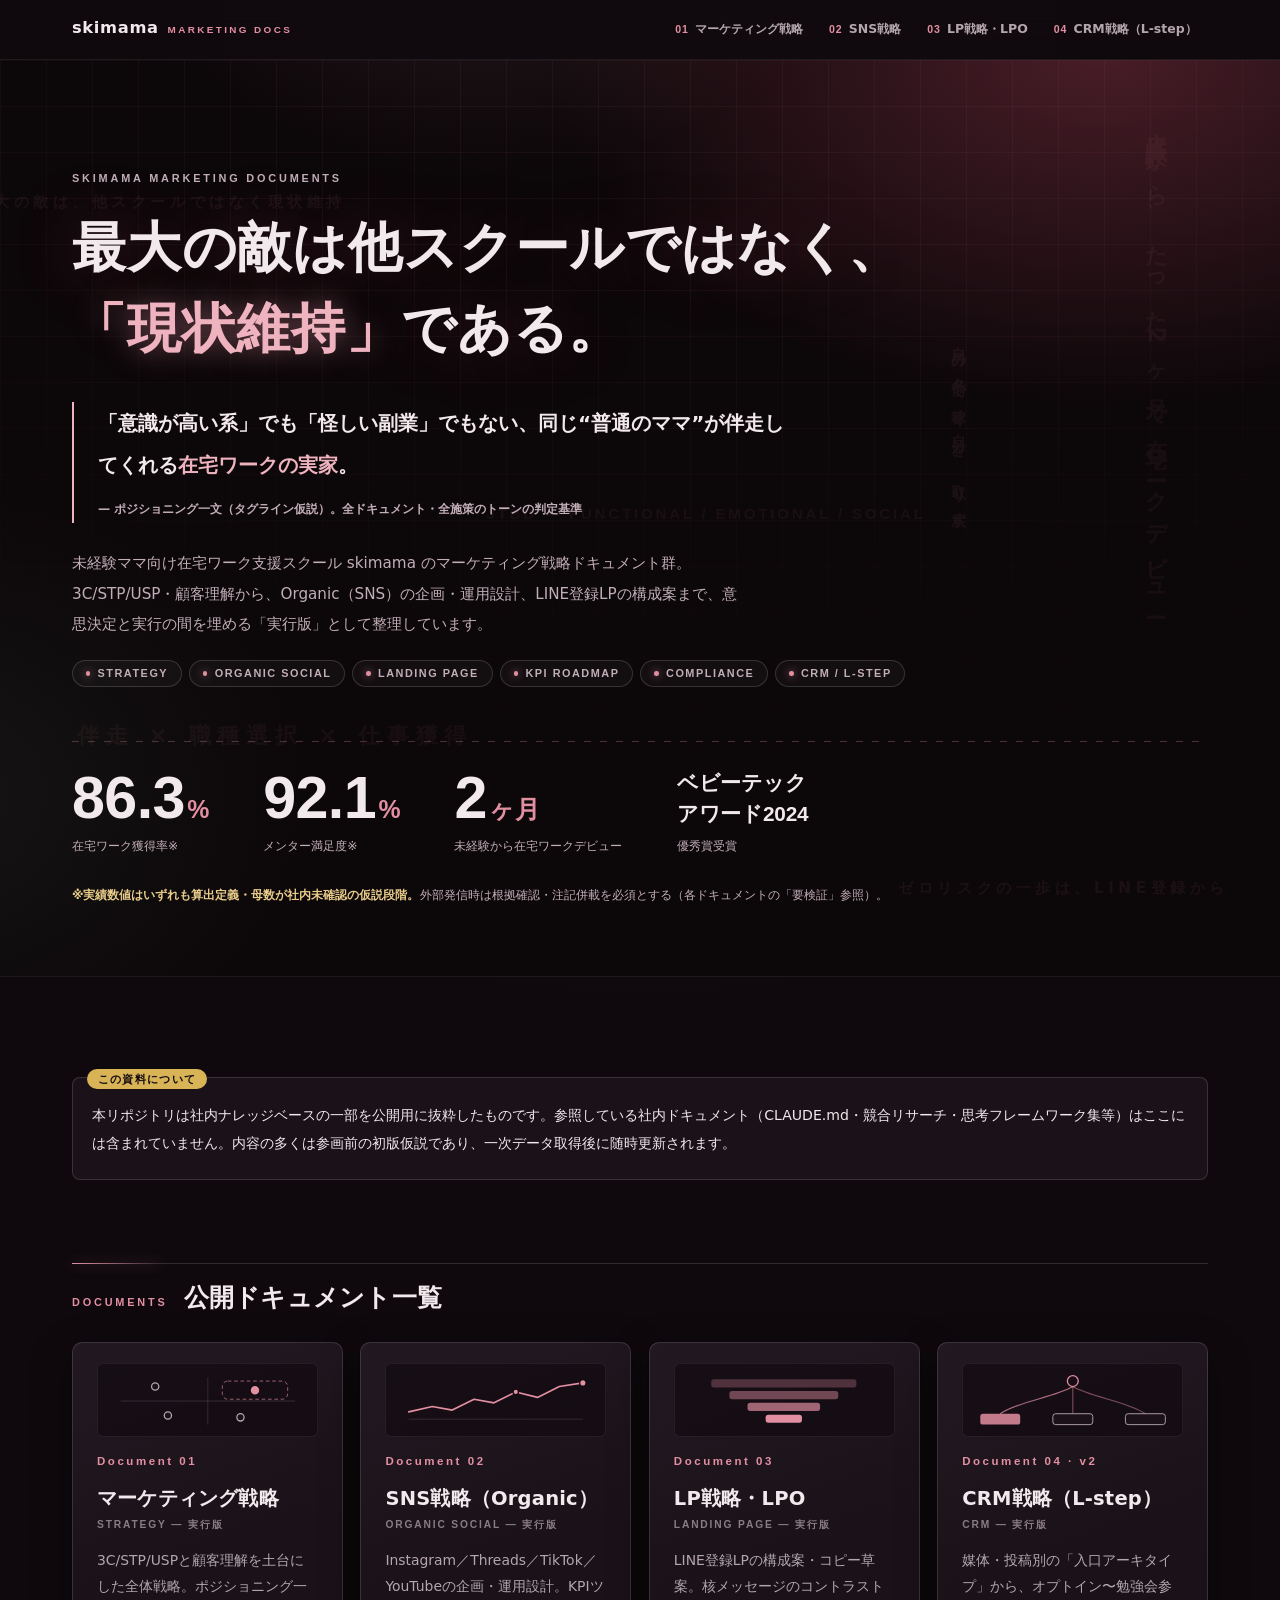
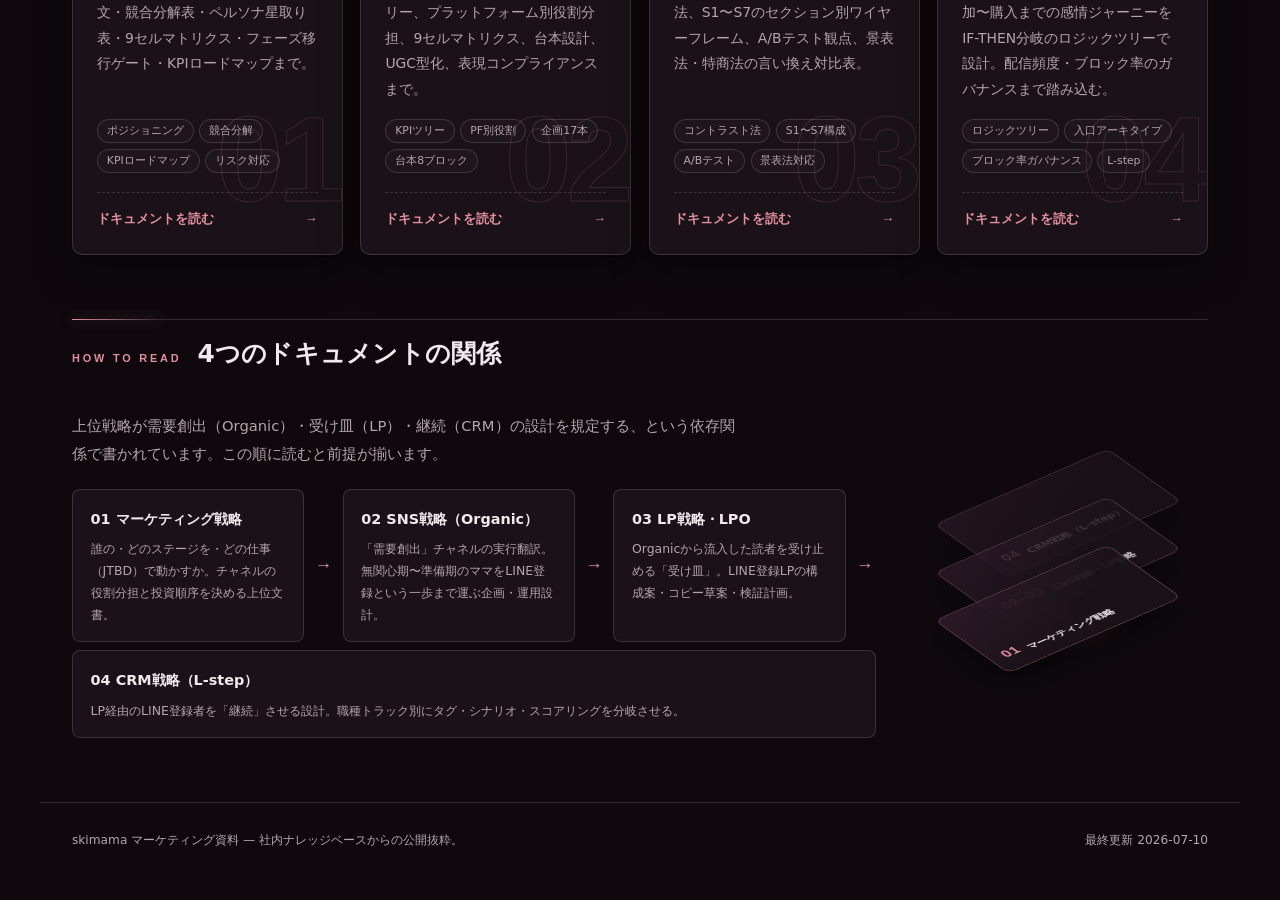
<file: index.html>
<!doctype html>
<html lang="ja">
<head>
<meta charset="utf-8">
<meta name="viewport" content="width=device-width, initial-scale=1">
<meta name="color-scheme" content="dark">
<title>skimama マーケティング資料</title>
<meta name="description" content="skimamaのマーケティング資料一覧。マーケティング戦略・SNS戦略（Organic）・LP戦略/LPO・CRM戦略（L-step）の公開版ドキュメントへのリンク集。">
<link rel="stylesheet" href="style.css">
<script src="app.js" defer></script>
</head>
<body>
<a class="skip" href="#docs">本文へスキップ</a>

<header class="topbar">
  <div class="topbar-inner">
    <a class="brand" href="index.html">skimama <span class="en">Marketing Docs</span></a>
    <nav class="topbar-docs" aria-label="ドキュメント">
      <a href="skimama_マーケティング戦略_実行版.html"><i>01</i>マーケティング戦略</a>
      <a href="skimama_SNS戦略_実行版.html"><i>02</i>SNS戦略</a>
      <a href="skimama_LP戦略_実行版.html"><i>03</i>LP戦略・LPO</a>
      <a href="skimama_CRM戦略_実行版.html"><i>04</i>CRM戦略（L-step）</a>
    </nav>
  </div>
</header>

<section class="hero">
  <div class="amb" aria-hidden="true">
    <span class="v lg" style="top:6%;right:8%;">未経験から、たった2ヶ月で在宅ワークデビュー</span>
    <span style="top:14%;left:-2%;">最大の敵は、他スクールではなく現状維持</span>
    <span class="v" style="top:30%;right:24%;">自分の名前で稼ぐ自分を、取り戻す</span>
    <span class="lg" style="bottom:24%;left:6%;">伴走 × 職種選択 × 仕事獲得</span>
    <span class="num" style="top:48%;left:38%;">JTBD — FUNCTIONAL / EMOTIONAL / SOCIAL</span>
    <span style="bottom:8%;right:4%;">ゼロリスクの一歩は、LINE登録から</span>
  </div>
  <div class="hero-inner hero-load">
    <p class="kicker">Skimama Marketing Documents</p>
    <h1 class="hero-title">最大の敵は他スクールではなく、<br><em>「現状維持」</em>である。</h1>
    <p class="hero-tagline">
      「意識が高い系」でも「怪しい副業」でもない、同じ“普通のママ”が伴走してくれる<em style="font-style:normal;color:#EFB3C0;">在宅ワークの実家</em>。
      <span class="hero-tagline-src">— ポジショニング一文（タグライン仮説）。全ドキュメント・全施策のトーンの判定基準</span>
    </p>
    <p class="hero-lede">未経験ママ向け在宅ワーク支援スクール skimama のマーケティング戦略ドキュメント群。3C/STP/USP・顧客理解から、Organic（SNS）の企画・運用設計、LINE登録LPの構成案まで、意思決定と実行の間を埋める「実行版」として整理しています。</p>
    <ul class="pills" aria-label="収録テーマ">
      <li>Strategy</li>
      <li>Organic Social</li>
      <li>Landing Page</li>
      <li>KPI Roadmap</li>
      <li>Compliance</li>
      <li>CRM / L-step</li>
    </ul>
    <div class="stat-strip">
      <div class="stat">
        <div class="num"><span class="cnt" data-count="93.0" data-dec="1">93.0</span><span class="unit">%</span></div>
        <div class="label">在宅ワーク獲得率※</div>
      </div>
      <div class="stat">
        <div class="num"><span class="cnt" data-count="99.3" data-dec="1">99.3</span><span class="unit">%</span></div>
        <div class="label">メンター満足度※</div>
      </div>
      <div class="stat">
        <div class="num"><span class="cnt" data-count="2">2</span><span class="unit">ヶ月</span></div>
        <div class="label">未経験から在宅ワークデビュー</div>
      </div>
      <div class="stat txt">
        <div class="num">ベビーテック<br>アワード2024</div>
        <div class="label">優秀賞受賞</div>
      </div>
      <p class="stat-note"><b>※実績数値はいずれも算出定義・母数が社内未確認の仮説段階。</b>外部発信時は根拠確認・注記併載を必須とする（各ドキュメントの「要検証」参照）。</p>
    </div>
  </div>
</section>

<main class="hub-main">

  <section class="hub-sec fx" id="about">
    <div class="callout amber" style="margin-top:2.2rem;">
      <span class="co-label">この資料について</span>
      <p>本リポジトリは社内ナレッジベースの一部を公開用に抜粋したものです。参照している社内ドキュメント（CLAUDE.md・競合リサーチ・思考フレームワーク集等）はここには含まれていません。内容の多くは参画前の初版仮説であり、一次データ取得後に随時更新されます。</p>
    </div>
  </section>

  <section class="hub-sec fx" id="docs">
    <div class="hub-sec-head">
      <p class="kicker">Documents</p>
      <h2>公開ドキュメント一覧</h2>
    </div>
    <div class="doc-grid">
      <a class="doc-card" href="skimama_マーケティング戦略_実行版.html">
        <span class="ghost" aria-hidden="true">01</span>
        <div class="mini" aria-hidden="true">
          <!-- ミニ図解：競合ポジショニングマップ -->
          <svg viewBox="0 0 220 64">
            <line x1="110" y1="6" x2="110" y2="58" stroke="var(--line)" stroke-width="1"/>
            <line x1="14" y1="32" x2="206" y2="32" stroke="var(--line)" stroke-width="1"/>
            <rect x="126" y="10" width="72" height="20" rx="6" fill="none" stroke="var(--azuki)" stroke-width="1" stroke-dasharray="4 3" opacity="0.7"/>
            <circle cx="52" cy="16" r="4" fill="var(--kinu)" stroke="var(--sumi-soft)" stroke-width="1.4"/>
            <circle cx="66" cy="48" r="4" fill="var(--kinu)" stroke="var(--sumi-soft)" stroke-width="1.4"/>
            <circle cx="146" cy="50" r="4" fill="var(--kinu)" stroke="var(--sumi-soft)" stroke-width="1.4"/>
            <circle cx="162" cy="20" r="5.5" fill="var(--azuki)" stroke="var(--yoru)" stroke-width="1.6"/>
          </svg>
        </div>
        <span class="no">Document 01</span>
        <h3>マーケティング戦略<span class="sub" style="display:block;margin-top:0.2rem;">Strategy — 実行版</span></h3>
        <p>3C/STP/USPと顧客理解を土台にした全体戦略。ポジショニング一文・競合分解表・ペルソナ星取り表・9セルマトリクス・フェーズ移行ゲート・KPIロードマップまで。</p>
        <div class="tags"><span>ポジショニング</span><span>競合分解</span><span>KPIロードマップ</span><span>リスク対応</span></div>
        <span class="go">ドキュメントを読む<span class="arrow">→</span></span>
      </a>
      <a class="doc-card" href="skimama_SNS戦略_実行版.html">
        <span class="ghost" aria-hidden="true">02</span>
        <div class="mini" aria-hidden="true">
          <!-- ミニ図解：先行KPIの折れ線（ジグザグ） -->
          <svg viewBox="0 0 220 64">
            <line x1="14" y1="52" x2="206" y2="52" stroke="var(--line)" stroke-width="1"/>
            <polyline points="14,44 40,38 62,42 86,30 108,34 132,22 156,28 180,16 206,12"
              fill="none" stroke="var(--azuki)" stroke-width="1.8" stroke-linecap="round" stroke-linejoin="round"/>
            <circle cx="132" cy="22" r="3" fill="var(--azuki)" stroke="var(--yoru)" stroke-width="1.4"/>
            <circle cx="206" cy="12" r="3.5" fill="var(--azuki)" stroke="var(--yoru)" stroke-width="1.4"/>
          </svg>
        </div>
        <span class="no">Document 02</span>
        <h3>SNS戦略（Organic）<span class="sub" style="display:block;margin-top:0.2rem;">Organic Social — 実行版</span></h3>
        <p>Instagram／Threads／TikTok／YouTubeの企画・運用設計。KPIツリー、プラットフォーム別役割分担、9セルマトリクス、台本設計、UGC型化、表現コンプライアンスまで。</p>
        <div class="tags"><span>KPIツリー</span><span>PF別役割</span><span>企画17本</span><span>台本8ブロック</span></div>
        <span class="go">ドキュメントを読む<span class="arrow">→</span></span>
      </a>
      <a class="doc-card" href="skimama_LP戦略_実行版.html">
        <span class="ghost" aria-hidden="true">03</span>
        <div class="mini" aria-hidden="true">
          <!-- ミニ図解：S1〜S7のファネル -->
          <svg viewBox="0 0 220 64">
            <rect x="30" y="8"  width="160" height="9" rx="3" fill="var(--azuki)" opacity="0.28"/>
            <rect x="50" y="21" width="120" height="9" rx="3" fill="var(--azuki)" opacity="0.45"/>
            <rect x="70" y="34" width="80"  height="9" rx="3" fill="var(--azuki)" opacity="0.68"/>
            <rect x="90" y="47" width="40"  height="9" rx="3" fill="var(--azuki)"/>
          </svg>
        </div>
        <span class="no">Document 03</span>
        <h3>LP戦略・LPO<span class="sub" style="display:block;margin-top:0.2rem;">Landing Page — 実行版</span></h3>
        <p>LINE登録LPの構成案・コピー草案。核メッセージのコントラスト法、S1〜S7のセクション別ワイヤーフレーム、A/Bテスト観点、景表法・特商法の言い換え対比表。</p>
        <div class="tags"><span>コントラスト法</span><span>S1〜S7構成</span><span>A/Bテスト</span><span>景表法対応</span></div>
        <span class="go">ドキュメントを読む<span class="arrow">→</span></span>
      </a>
      <a class="doc-card" href="skimama_CRM戦略_実行版.html">
        <span class="ghost" aria-hidden="true">04</span>
        <div class="mini" aria-hidden="true">
          <!-- ミニ図解：1点から3トラックへの分岐 -->
          <svg viewBox="0 0 220 64">
            <circle cx="110" cy="10" r="6" fill="none" stroke="var(--azuki)" stroke-width="1.4"/>
            <path d="M110,16 C90,28 50,32 30,46" fill="none" stroke="var(--azuki)" stroke-width="1.2" opacity="0.75"/>
            <path d="M110,16 C110,28 110,32 110,46" fill="none" stroke="var(--azuki)" stroke-width="1.2" opacity="0.5"/>
            <path d="M110,16 C130,28 170,32 190,46" fill="none" stroke="var(--azuki)" stroke-width="1.2" opacity="0.5"/>
            <rect x="8"  y="46" width="44" height="12" rx="3" fill="var(--azuki)" opacity="0.85"/>
            <rect x="88" y="46" width="44" height="12" rx="3" fill="var(--kinu)" stroke="var(--sumi-soft)" stroke-width="1"/>
            <rect x="168" y="46" width="44" height="12" rx="3" fill="var(--kinu)" stroke="var(--sumi-soft)" stroke-width="1"/>
          </svg>
        </div>
        <span class="no">Document 04 · v2</span>
        <h3>CRM戦略（L-step）<span class="sub" style="display:block;margin-top:0.2rem;">CRM — 実行版</span></h3>
        <p>媒体・投稿別の「入口アーキタイプ」から、オプトイン〜勉強会参加〜購入までの感情ジャーニーをIF-THEN分岐のロジックツリーで設計。配信頻度・ブロック率のガバナンスまで踏み込む。</p>
        <div class="tags"><span>ロジックツリー</span><span>入口アーキタイプ</span><span>ブロック率ガバナンス</span><span>L-step</span></div>
        <span class="go">ドキュメントを読む<span class="arrow">→</span></span>
      </a>
    </div>
  </section>

  <section class="hub-sec fx" id="how-to-read">
    <div class="hub-sec-head">
      <p class="kicker">How to Read</p>
      <h2>4つのドキュメントの関係</h2>
    </div>
    <div class="how-grid">
      <div>
        <p style="font-size:0.92rem;max-width:46em;color:var(--sumi-soft);">上位戦略が需要創出（Organic）・受け皿（LP）・継続（CRM）の設計を規定する、という依存関係で書かれています。この順に読むと前提が揃います。</p>
        <div class="read-flow" style="margin-top:1.3rem;">
          <div class="rf-step">
            <span class="t">01 マーケティング戦略</span>
            <span class="d">誰の・どのステージを・どの仕事（JTBD）で動かすか。チャネルの役割分担と投資順序を決める上位文書。</span>
          </div>
          <span class="rf-arrow" aria-hidden="true">→</span>
          <div class="rf-step">
            <span class="t">02 SNS戦略（Organic）</span>
            <span class="d">「需要創出」チャネルの実行翻訳。無関心期〜準備期のママをLINE登録という一歩まで運ぶ企画・運用設計。</span>
          </div>
          <span class="rf-arrow" aria-hidden="true">→</span>
          <div class="rf-step">
            <span class="t">03 LP戦略・LPO</span>
            <span class="d">Organicから流入した読者を受け止める「受け皿」。LINE登録LPの構成案・コピー草案・検証計画。</span>
          </div>
          <span class="rf-arrow" aria-hidden="true">→</span>
          <div class="rf-step">
            <span class="t">04 CRM戦略（L-step）</span>
            <span class="d">LP経由のLINE登録者を「継続」させる設計。職種トラック別にタグ・シナリオ・スコアリングを分岐させる。</span>
          </div>
        </div>
      </div>
      <div class="iso" aria-hidden="true">
        <div class="iso-plate p3"><i>04</i>CRM戦略（L-step）</div>
        <div class="iso-plate p2"><i>02–03</i>SNS戦略・LP戦略</div>
        <div class="iso-plate p1"><i>01</i>マーケティング戦略</div>
      </div>
    </div>
  </section>

</main>

<footer class="hub-footer">
  <span>skimama マーケティング資料 — 社内ナレッジベースからの公開抜粋。</span>
  <span>最終更新 2026-07-10</span>
</footer>
</body>
</html>
</file>
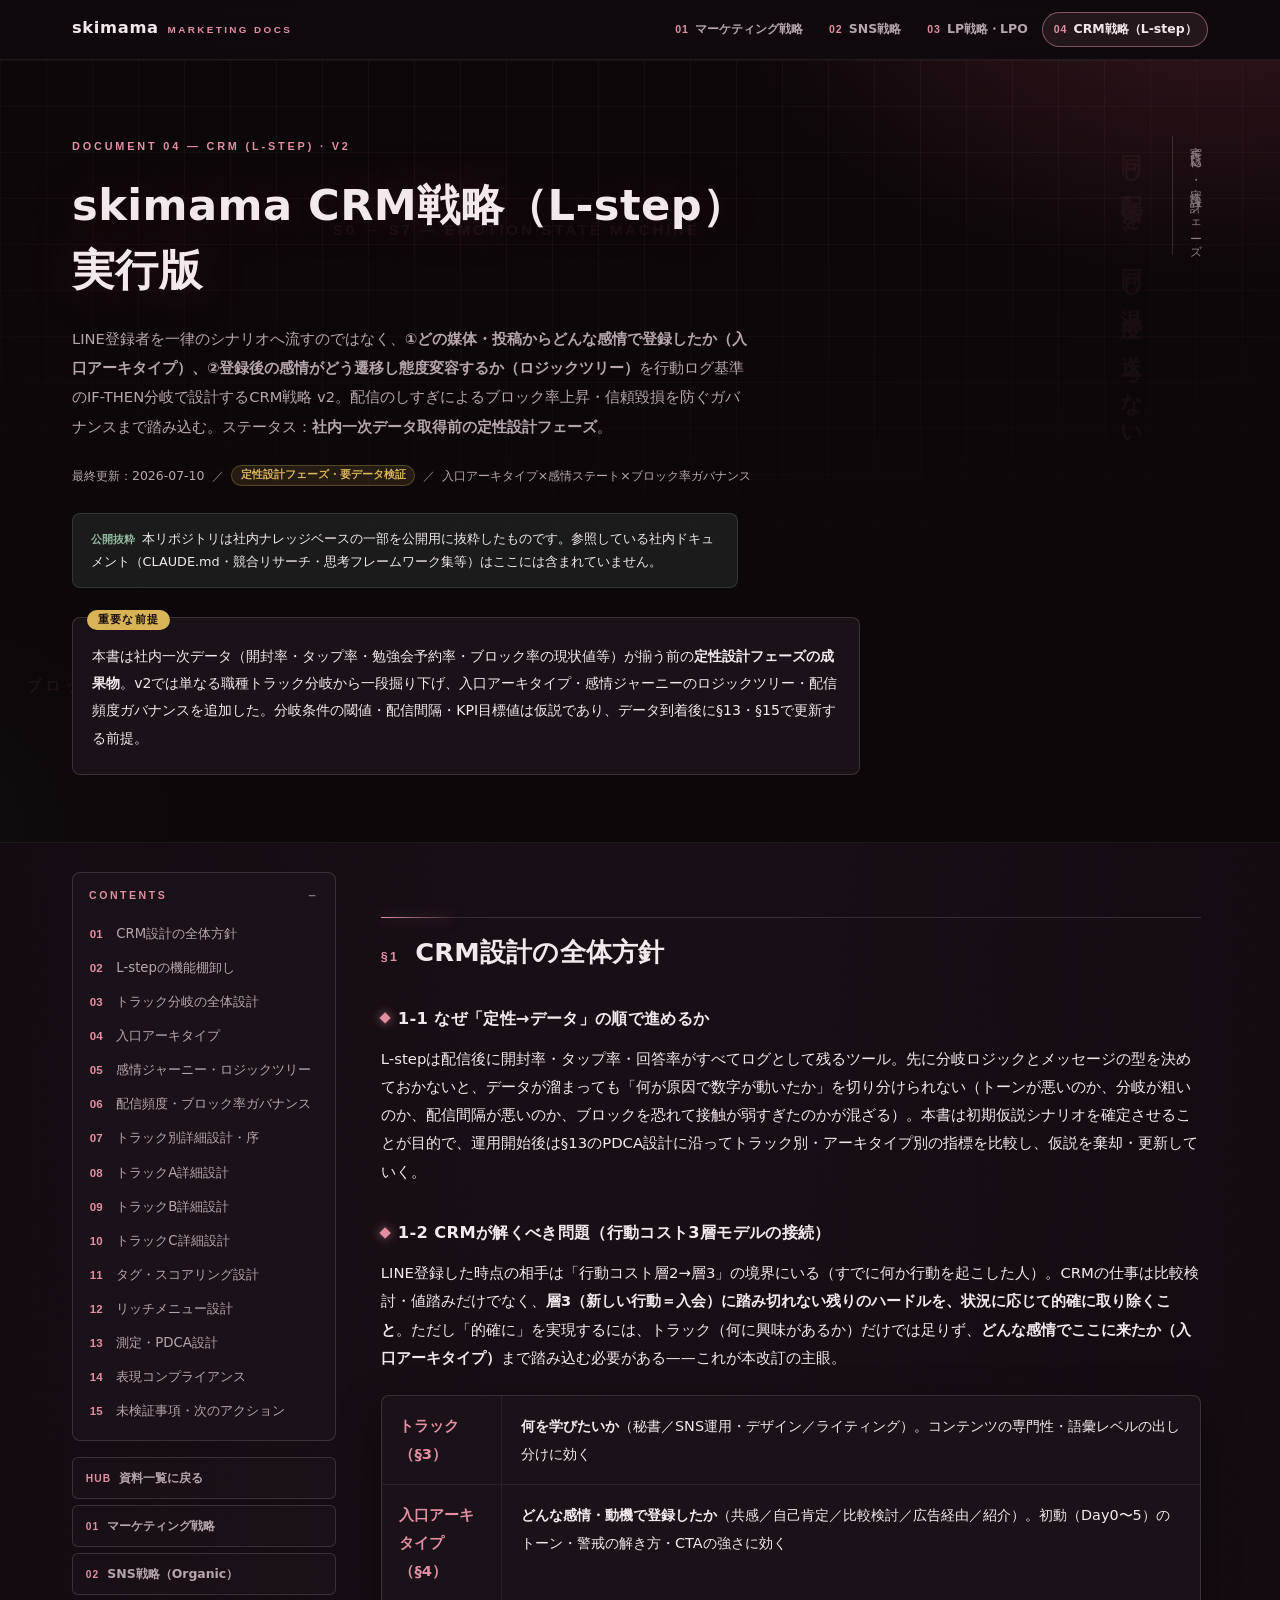
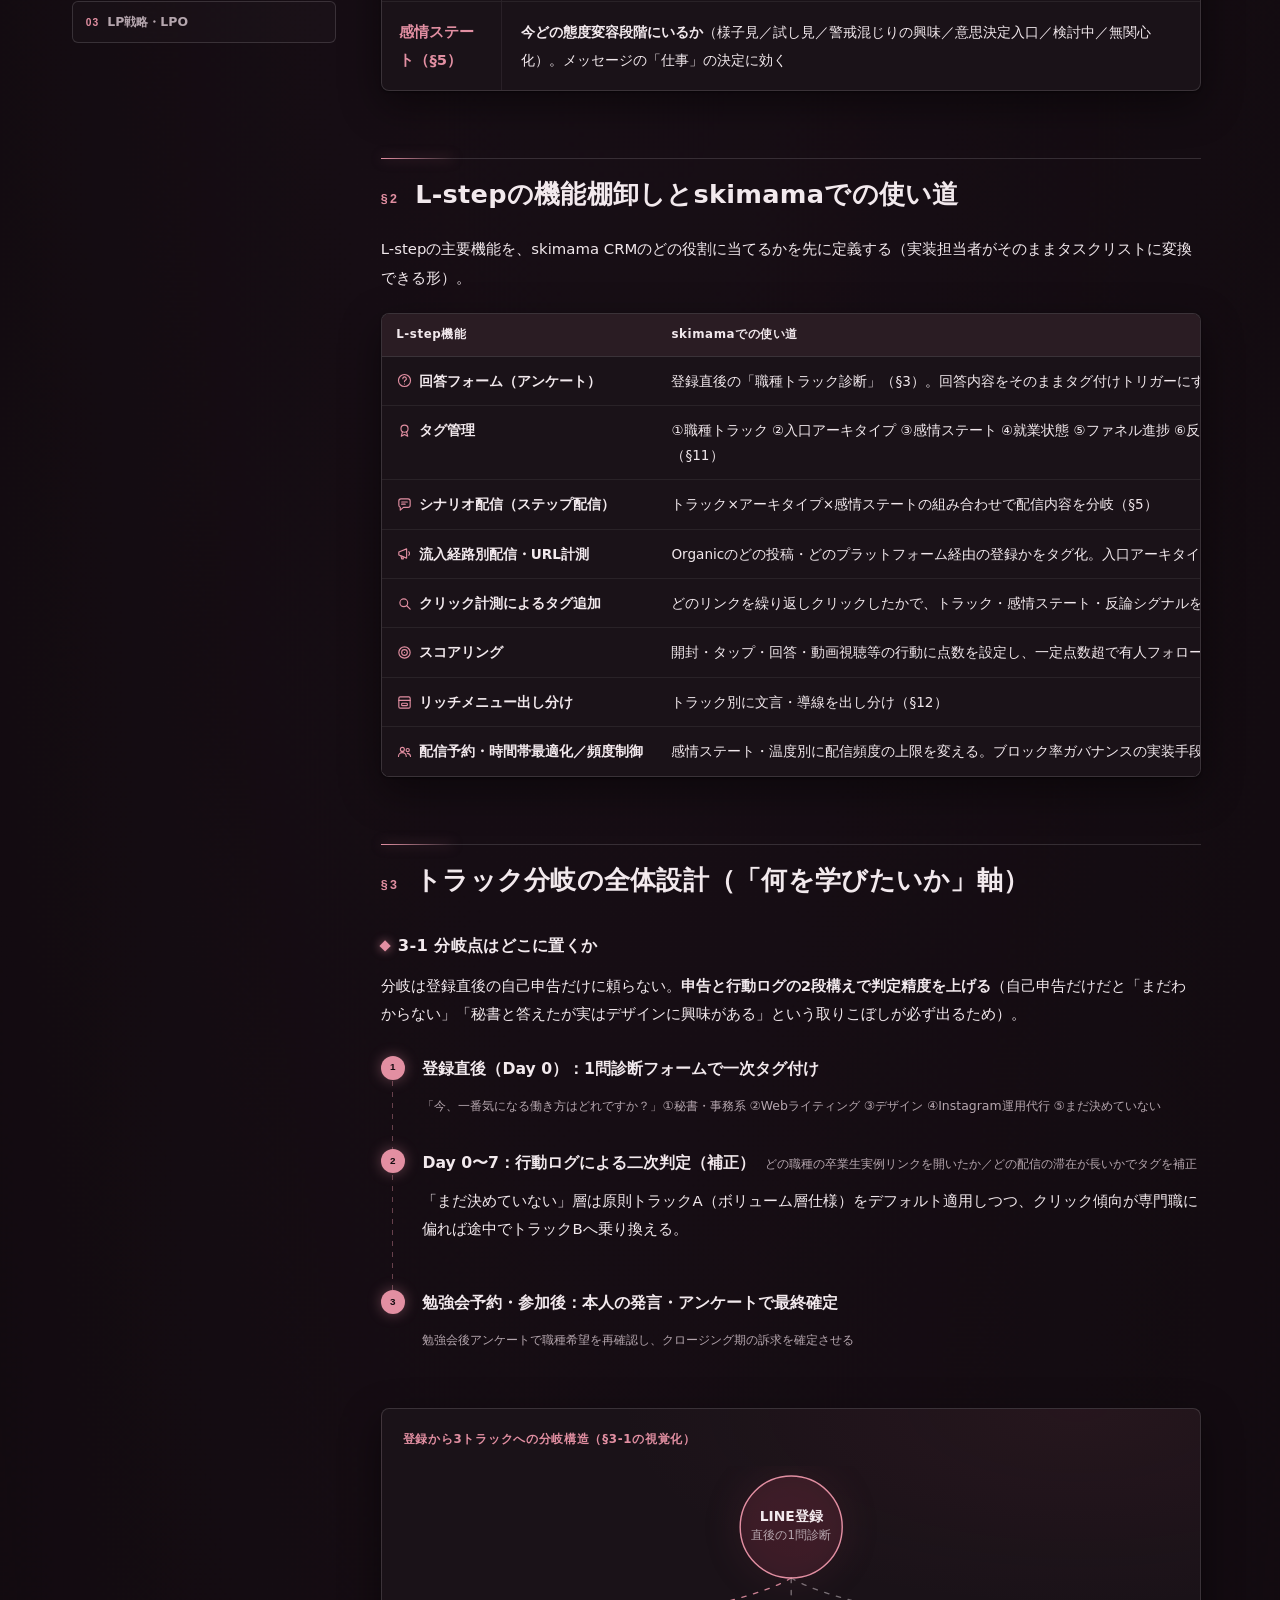
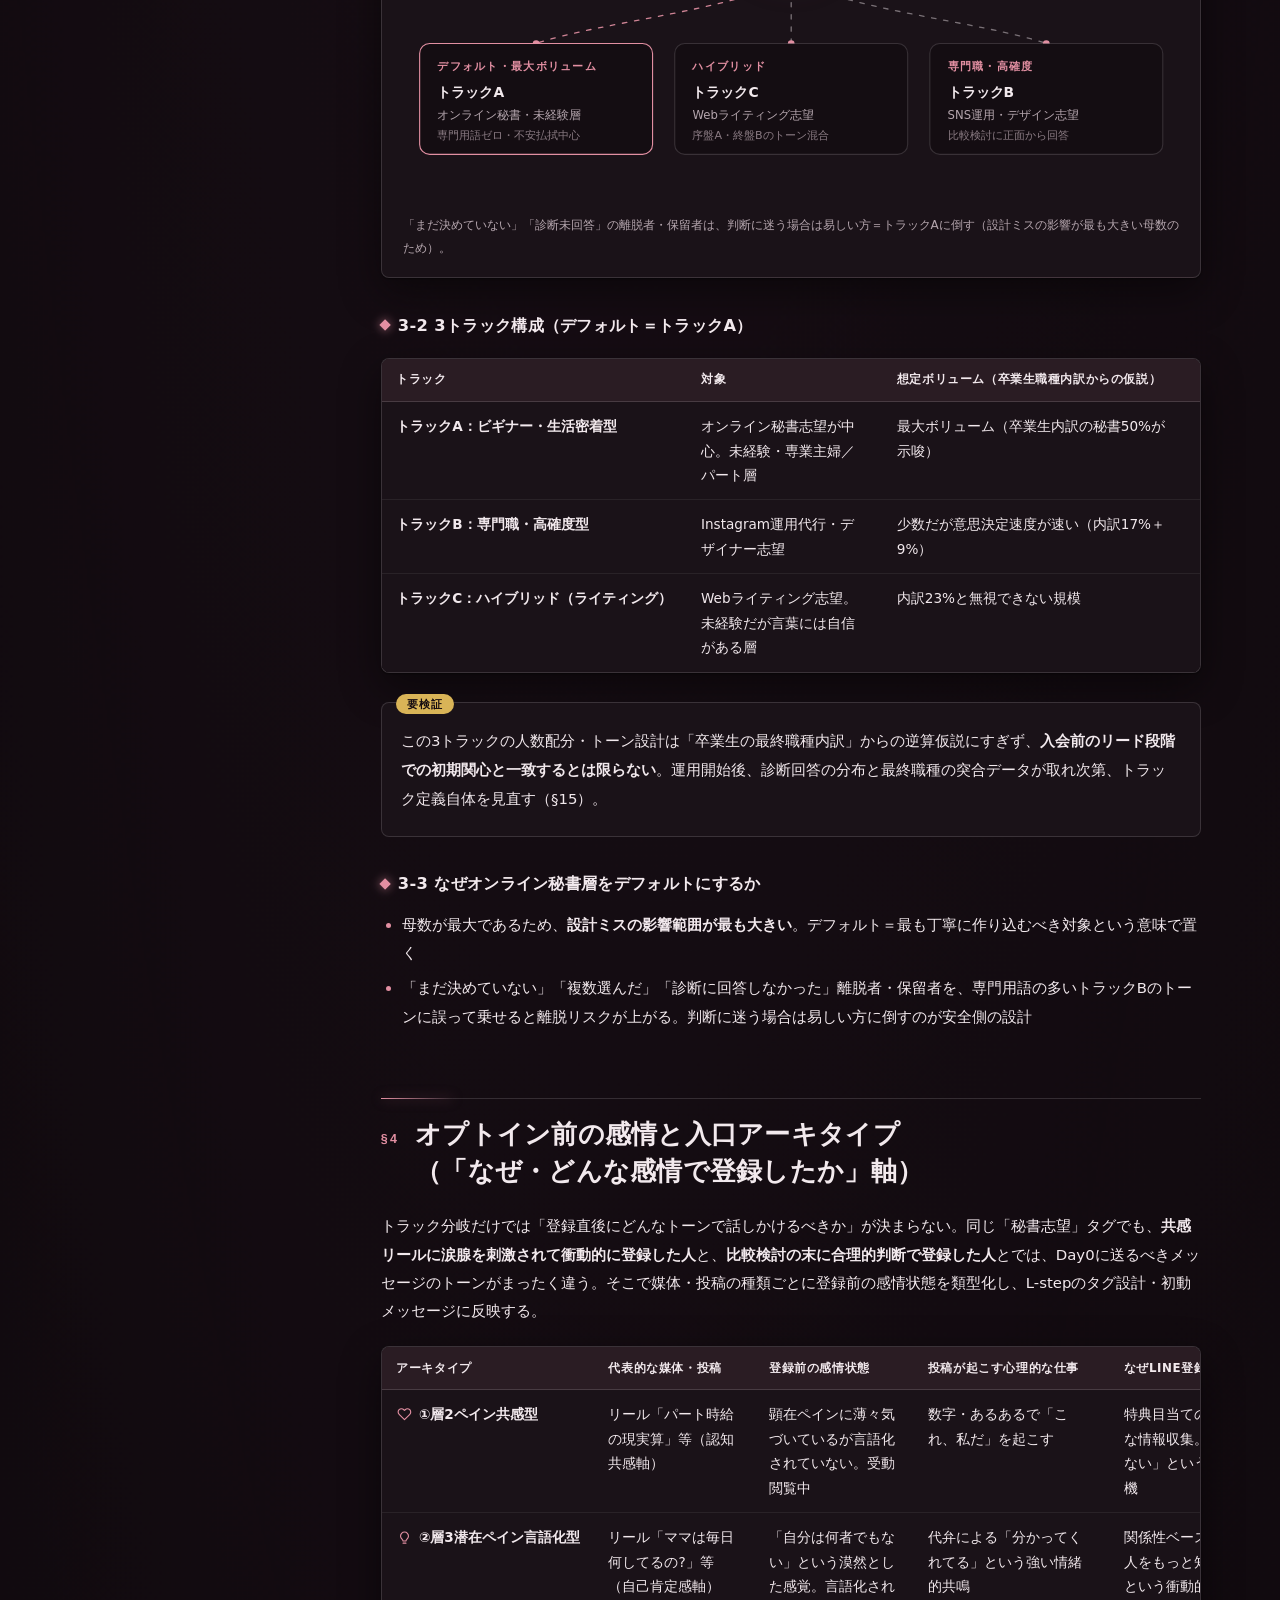
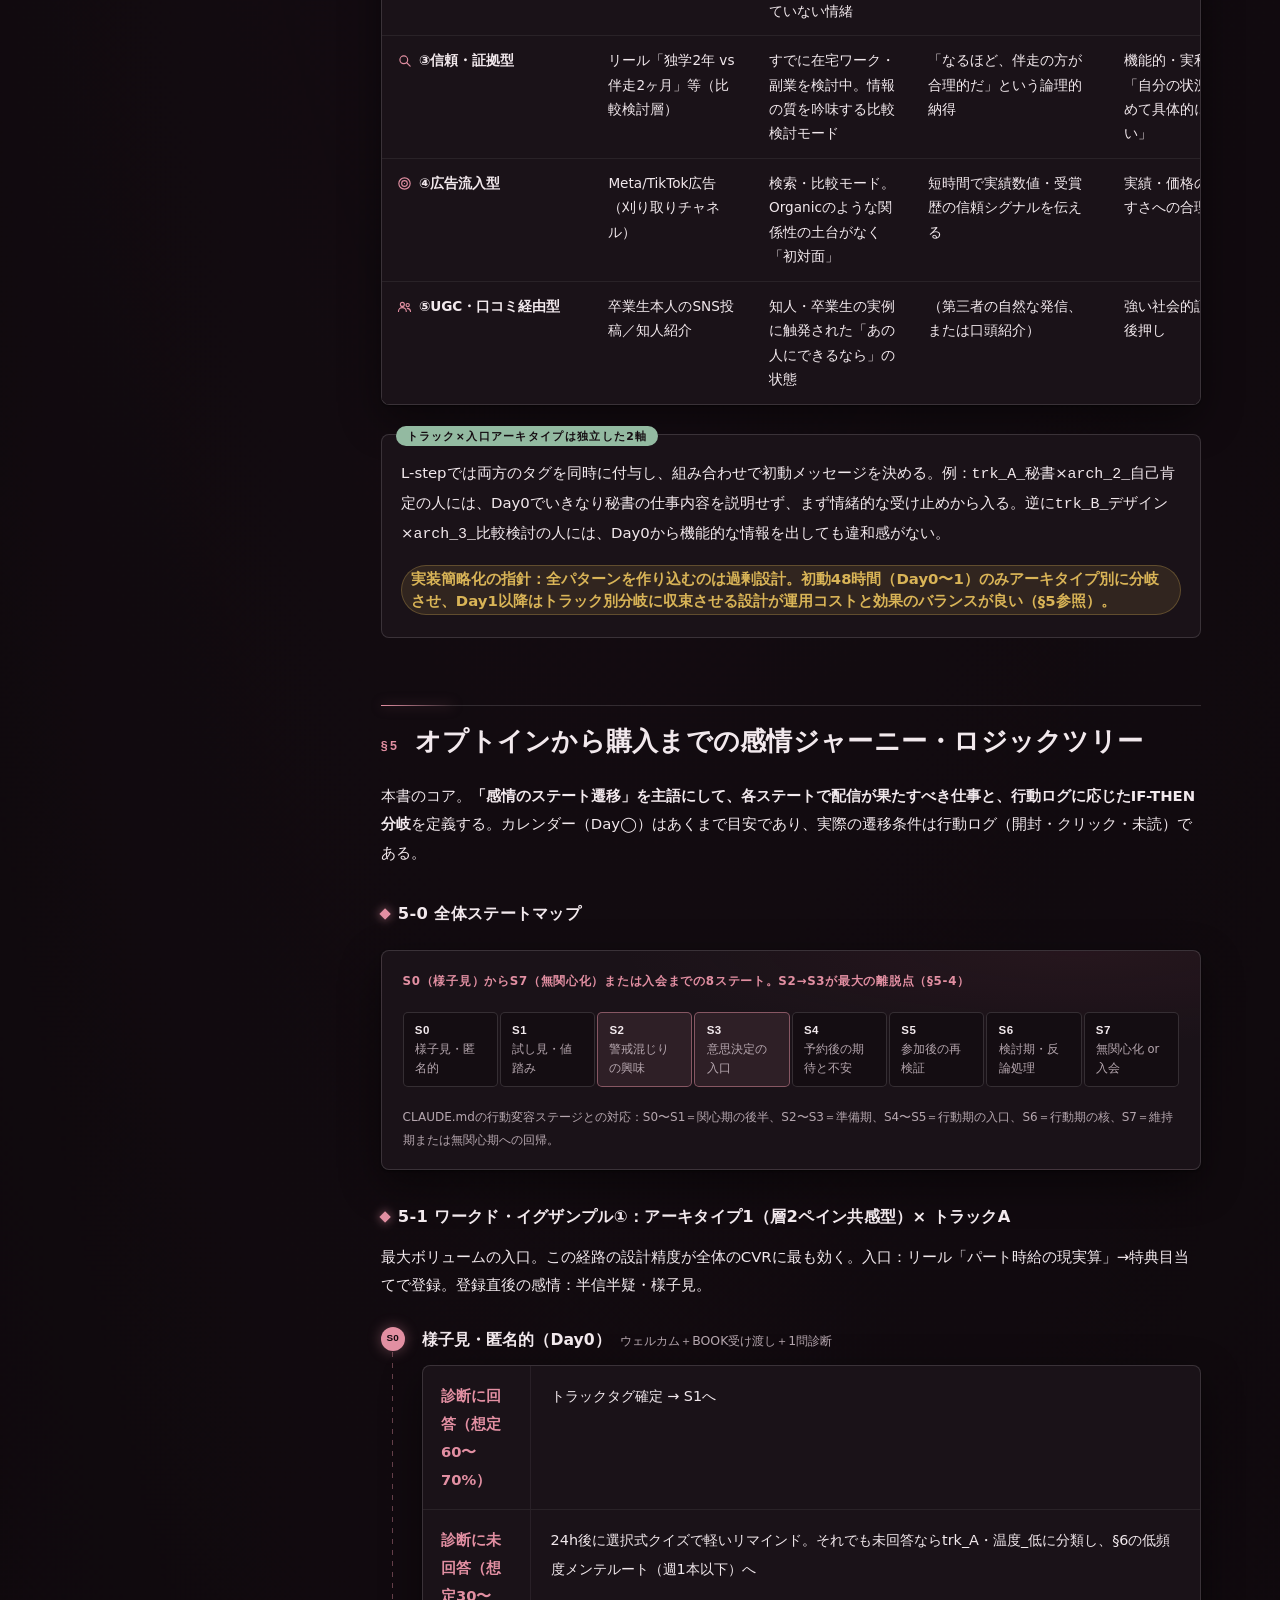
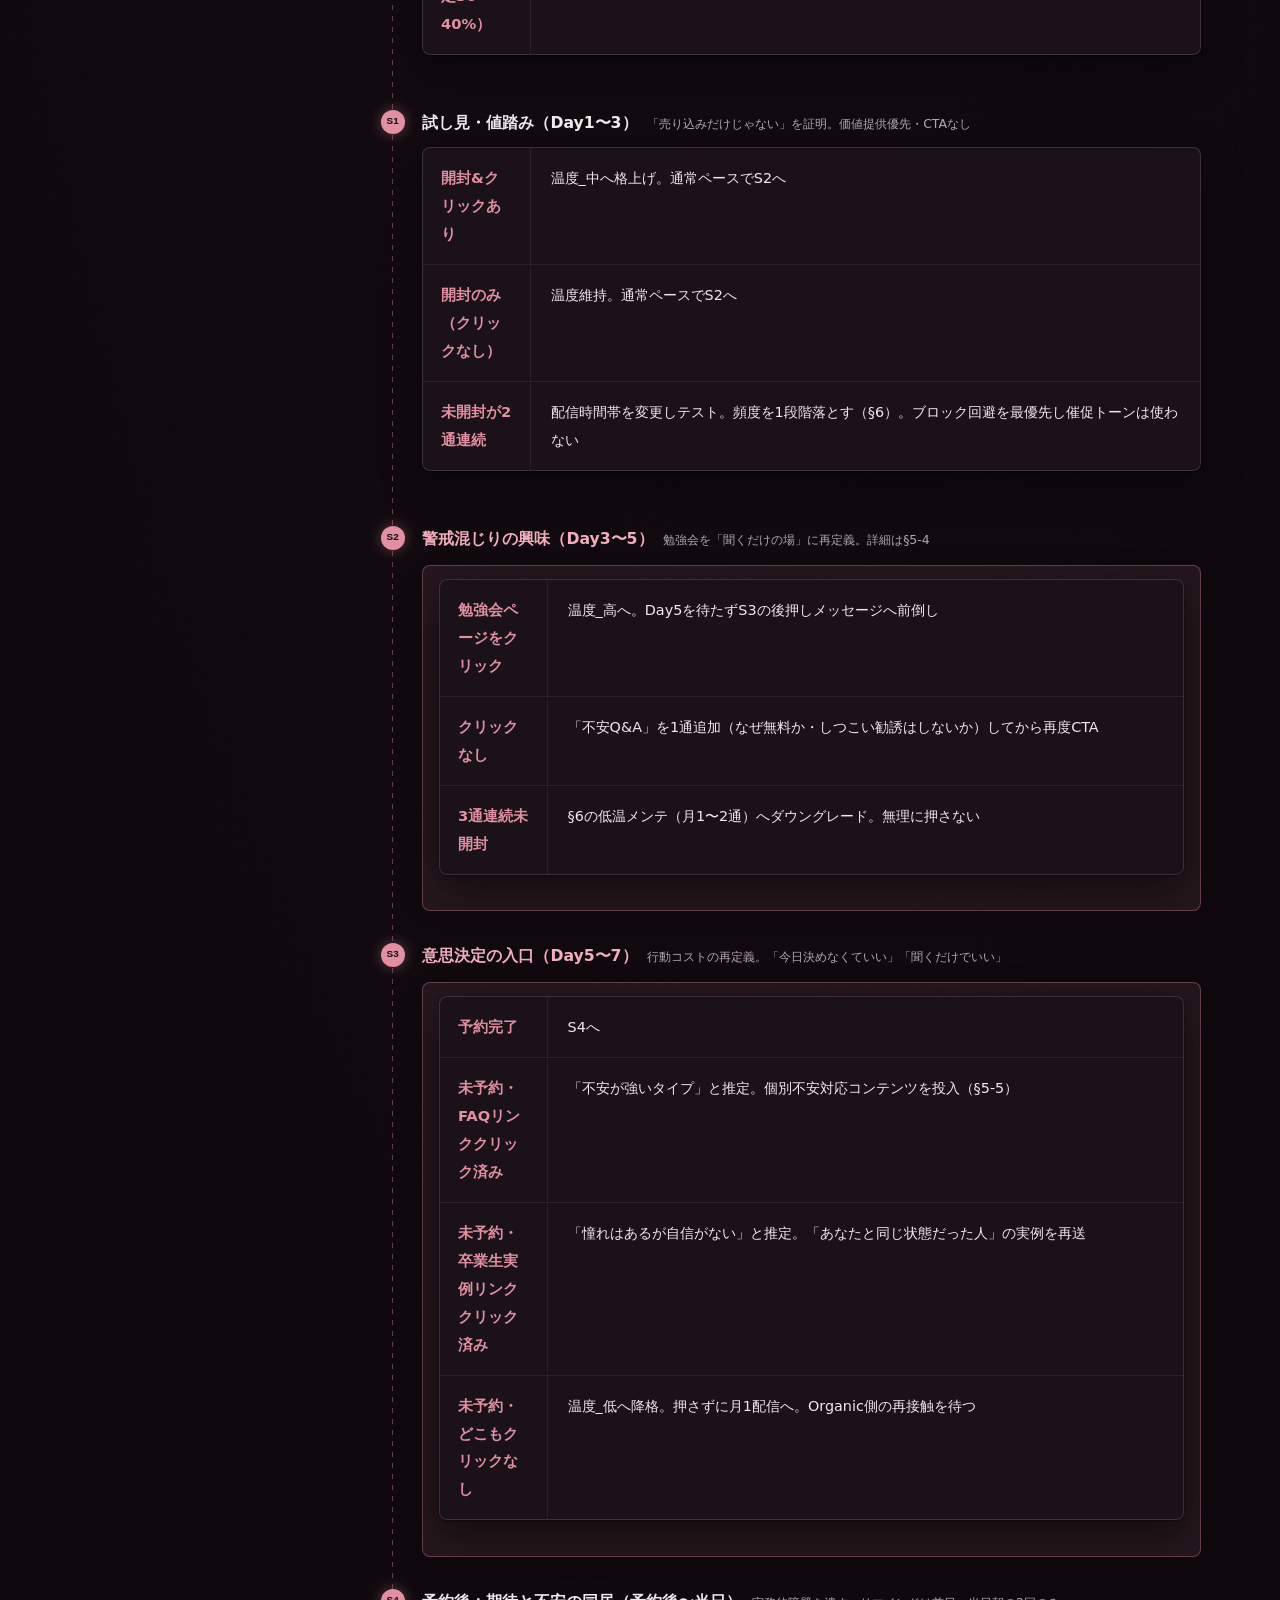
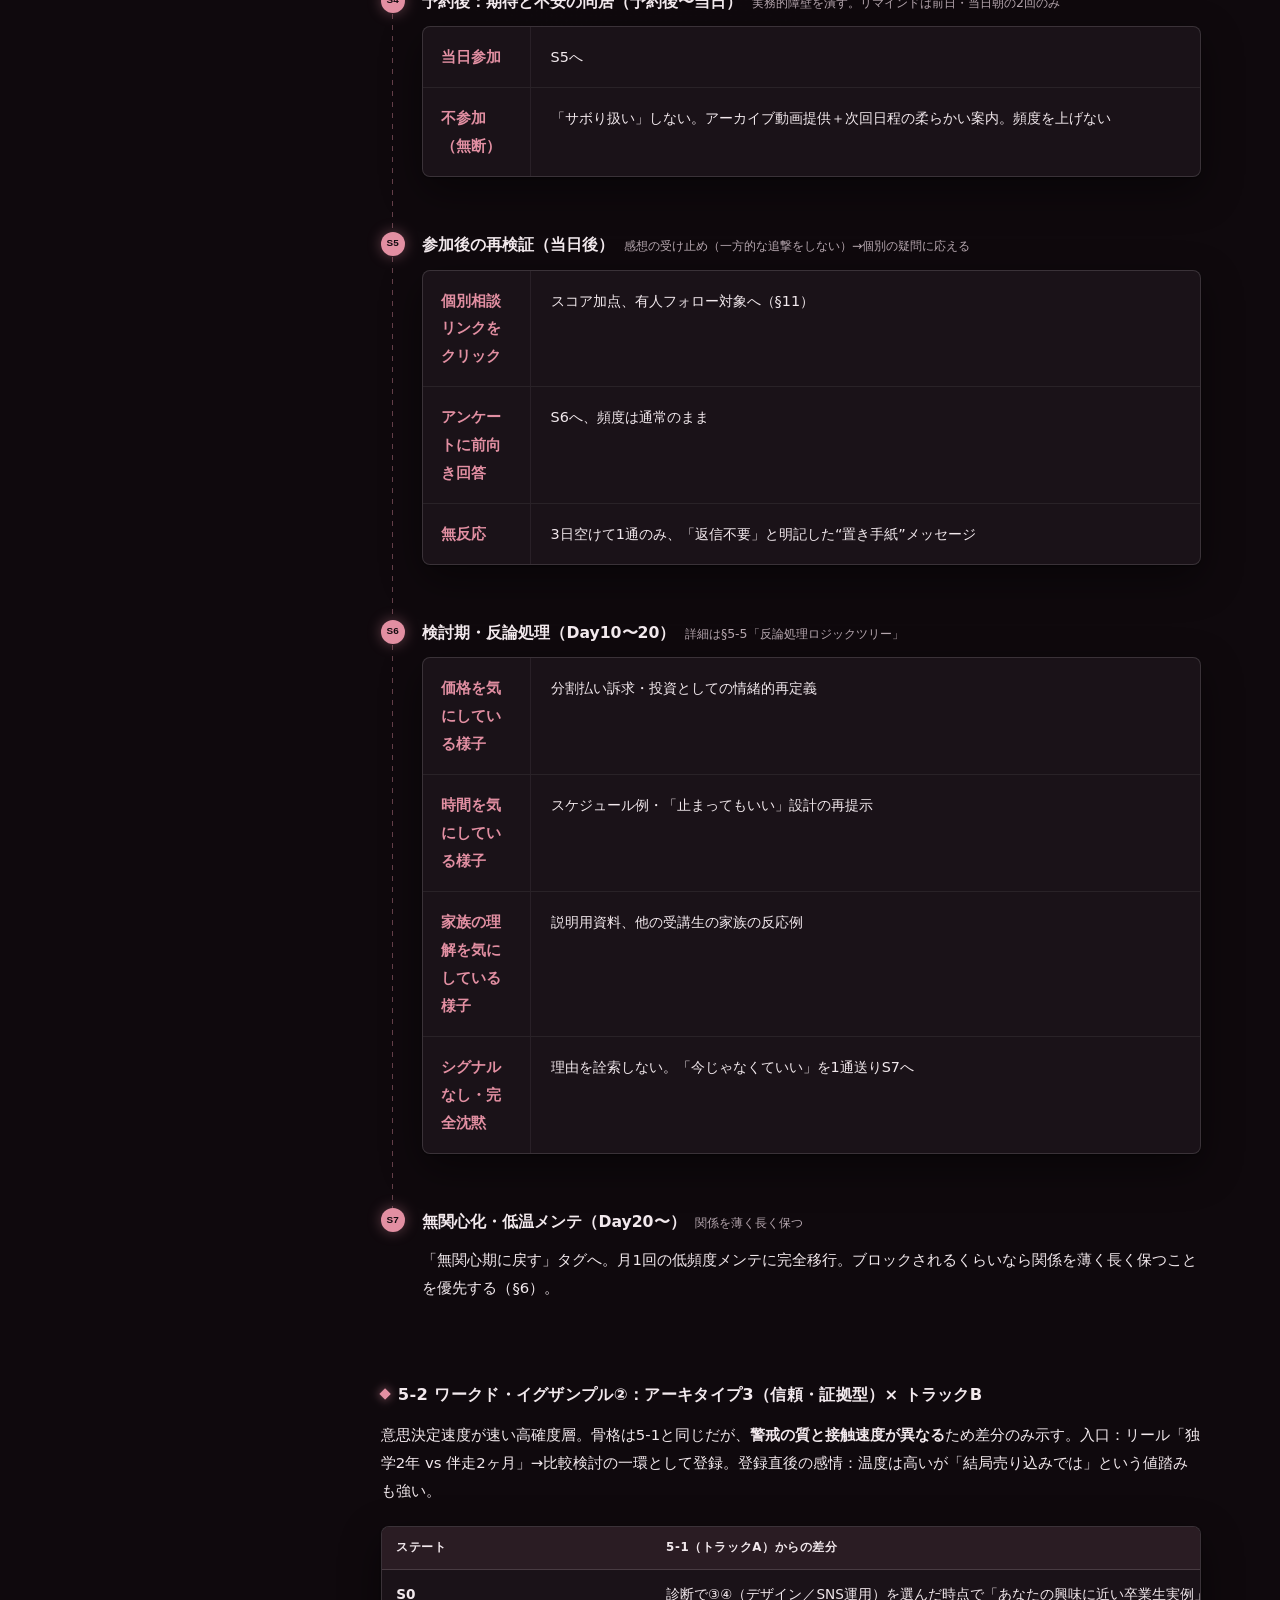
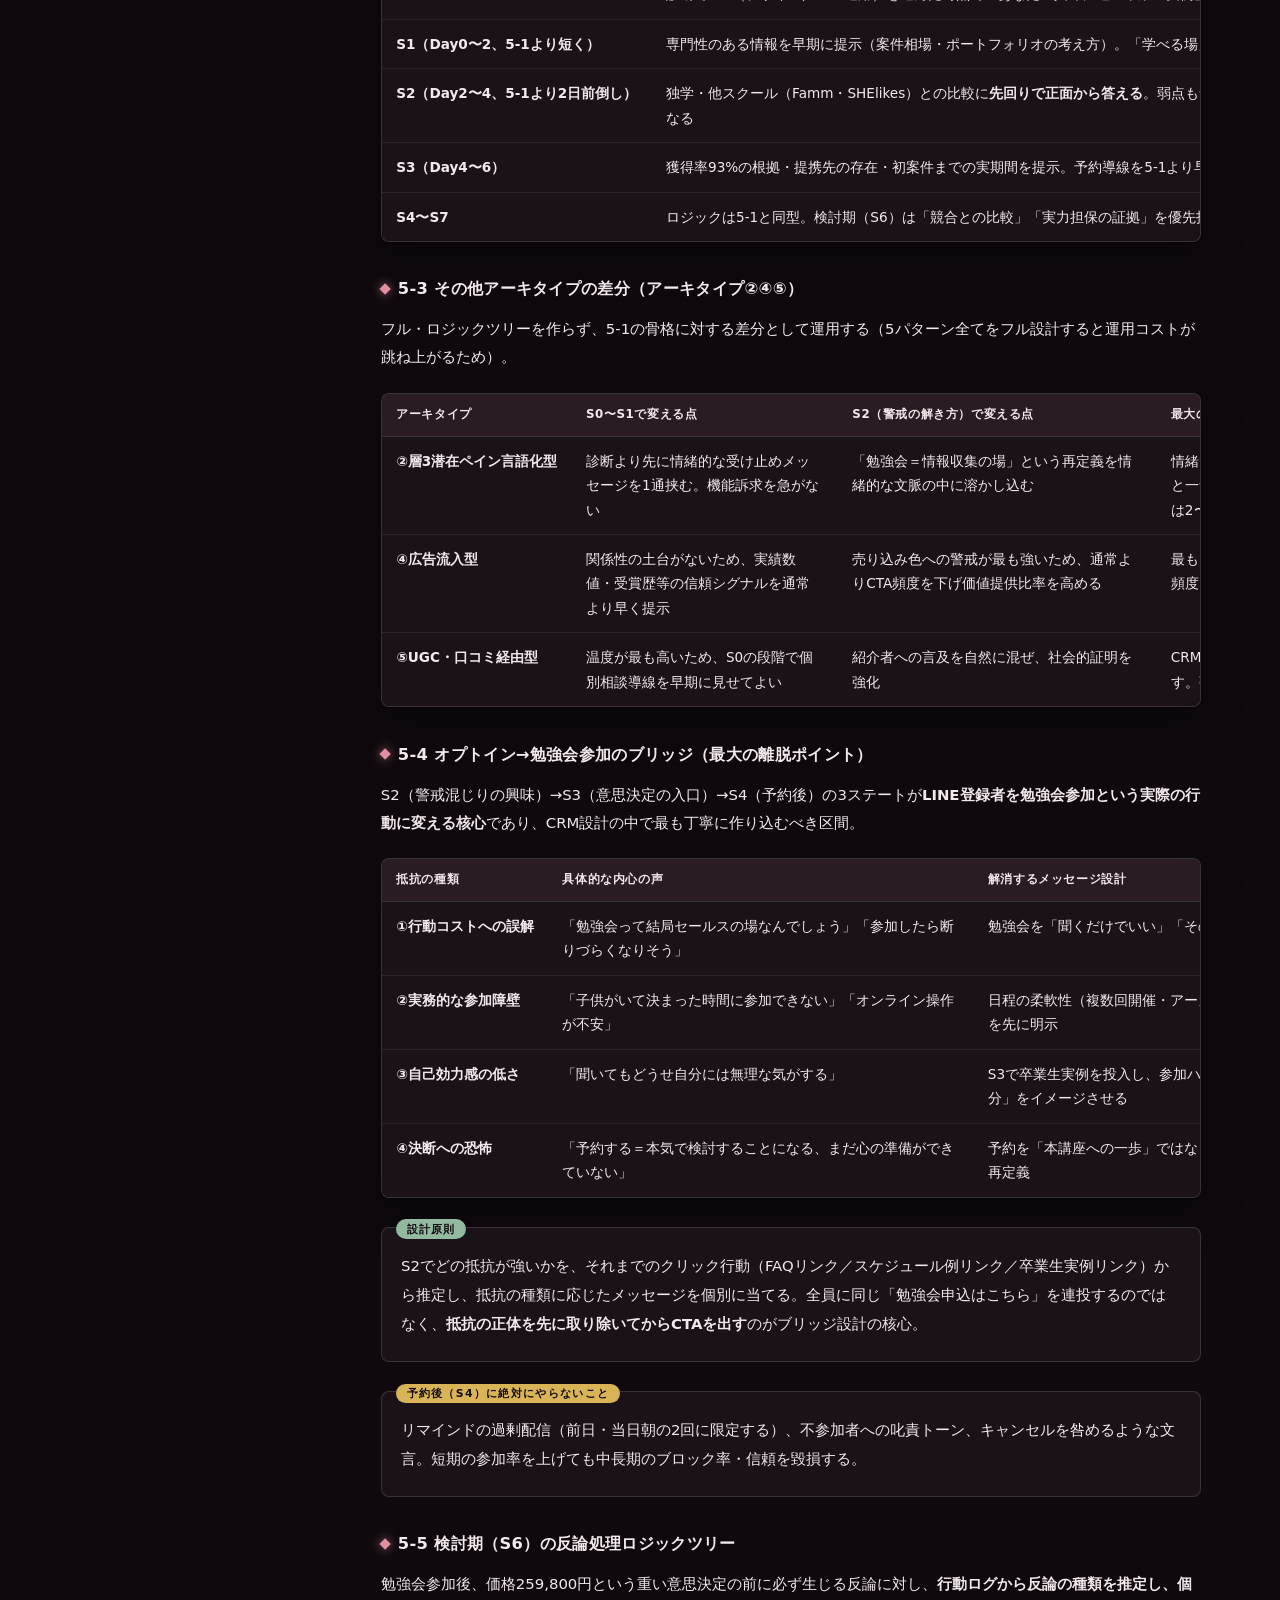
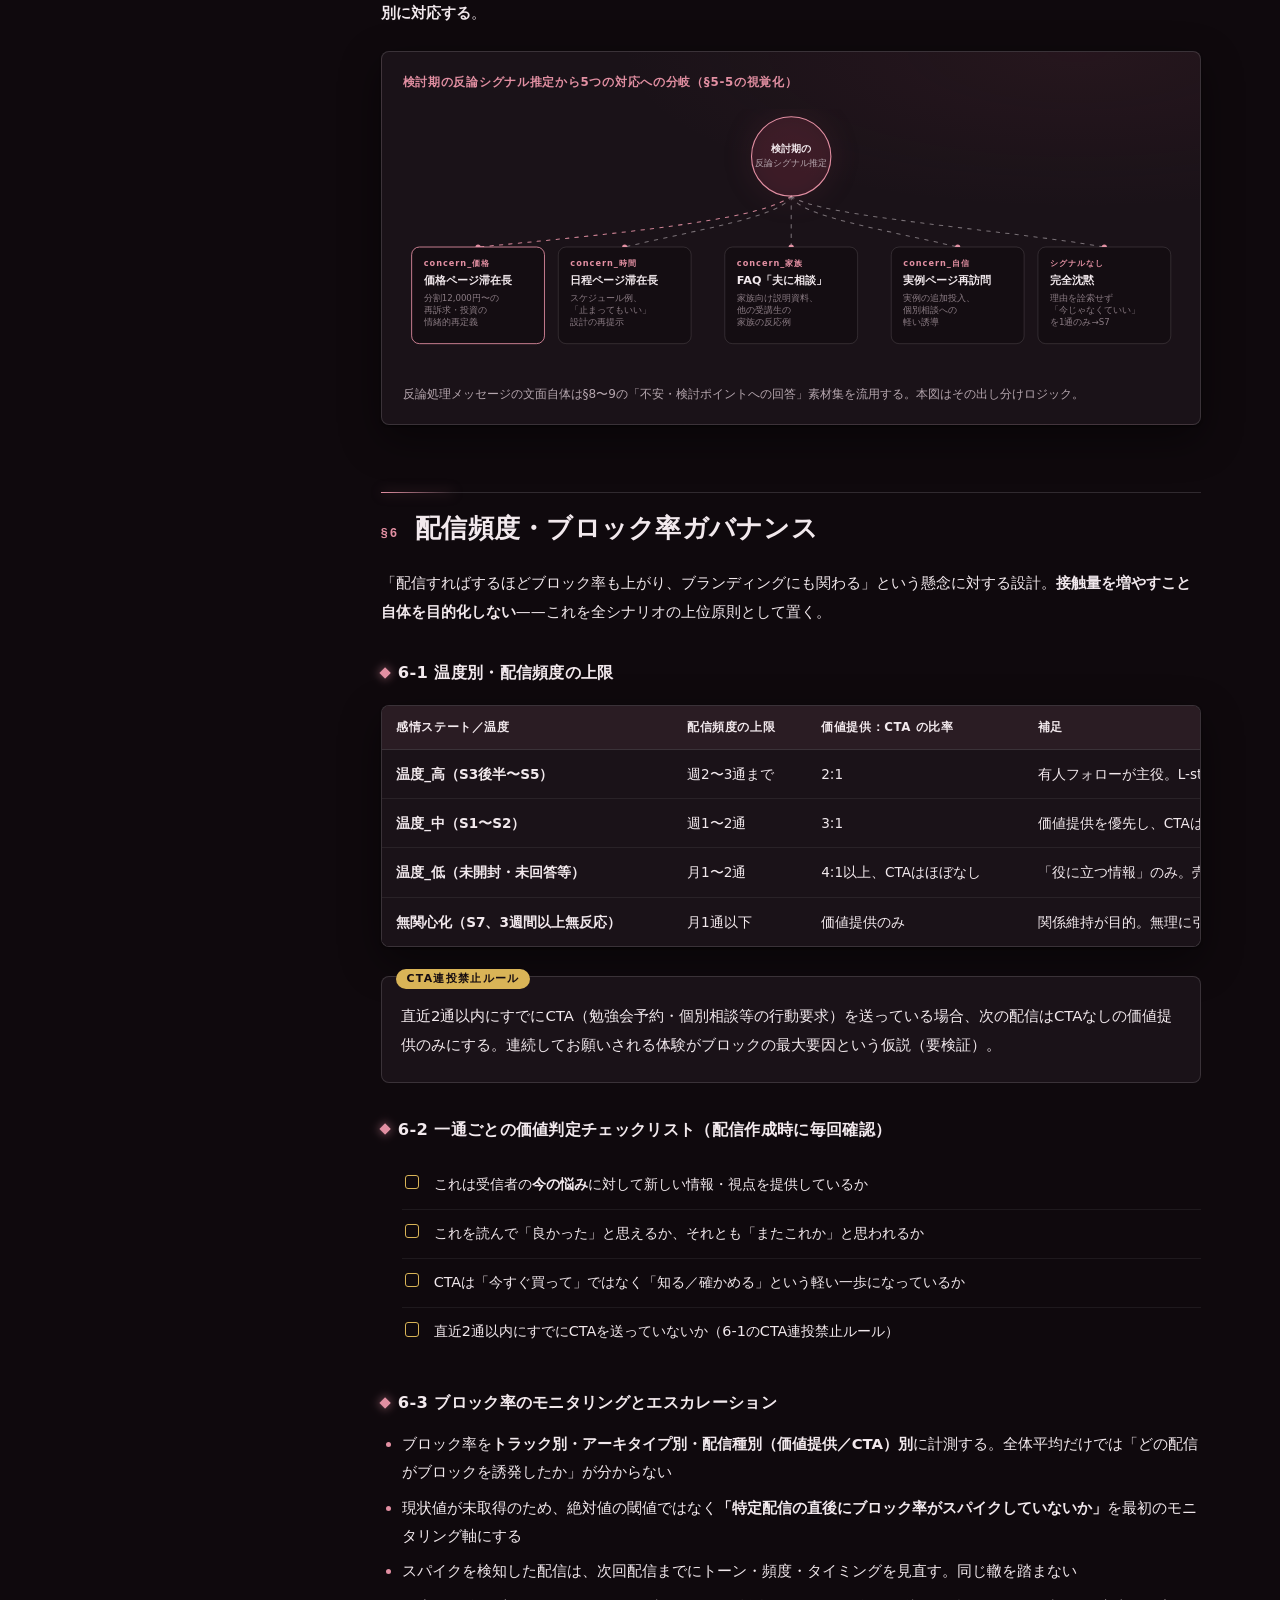
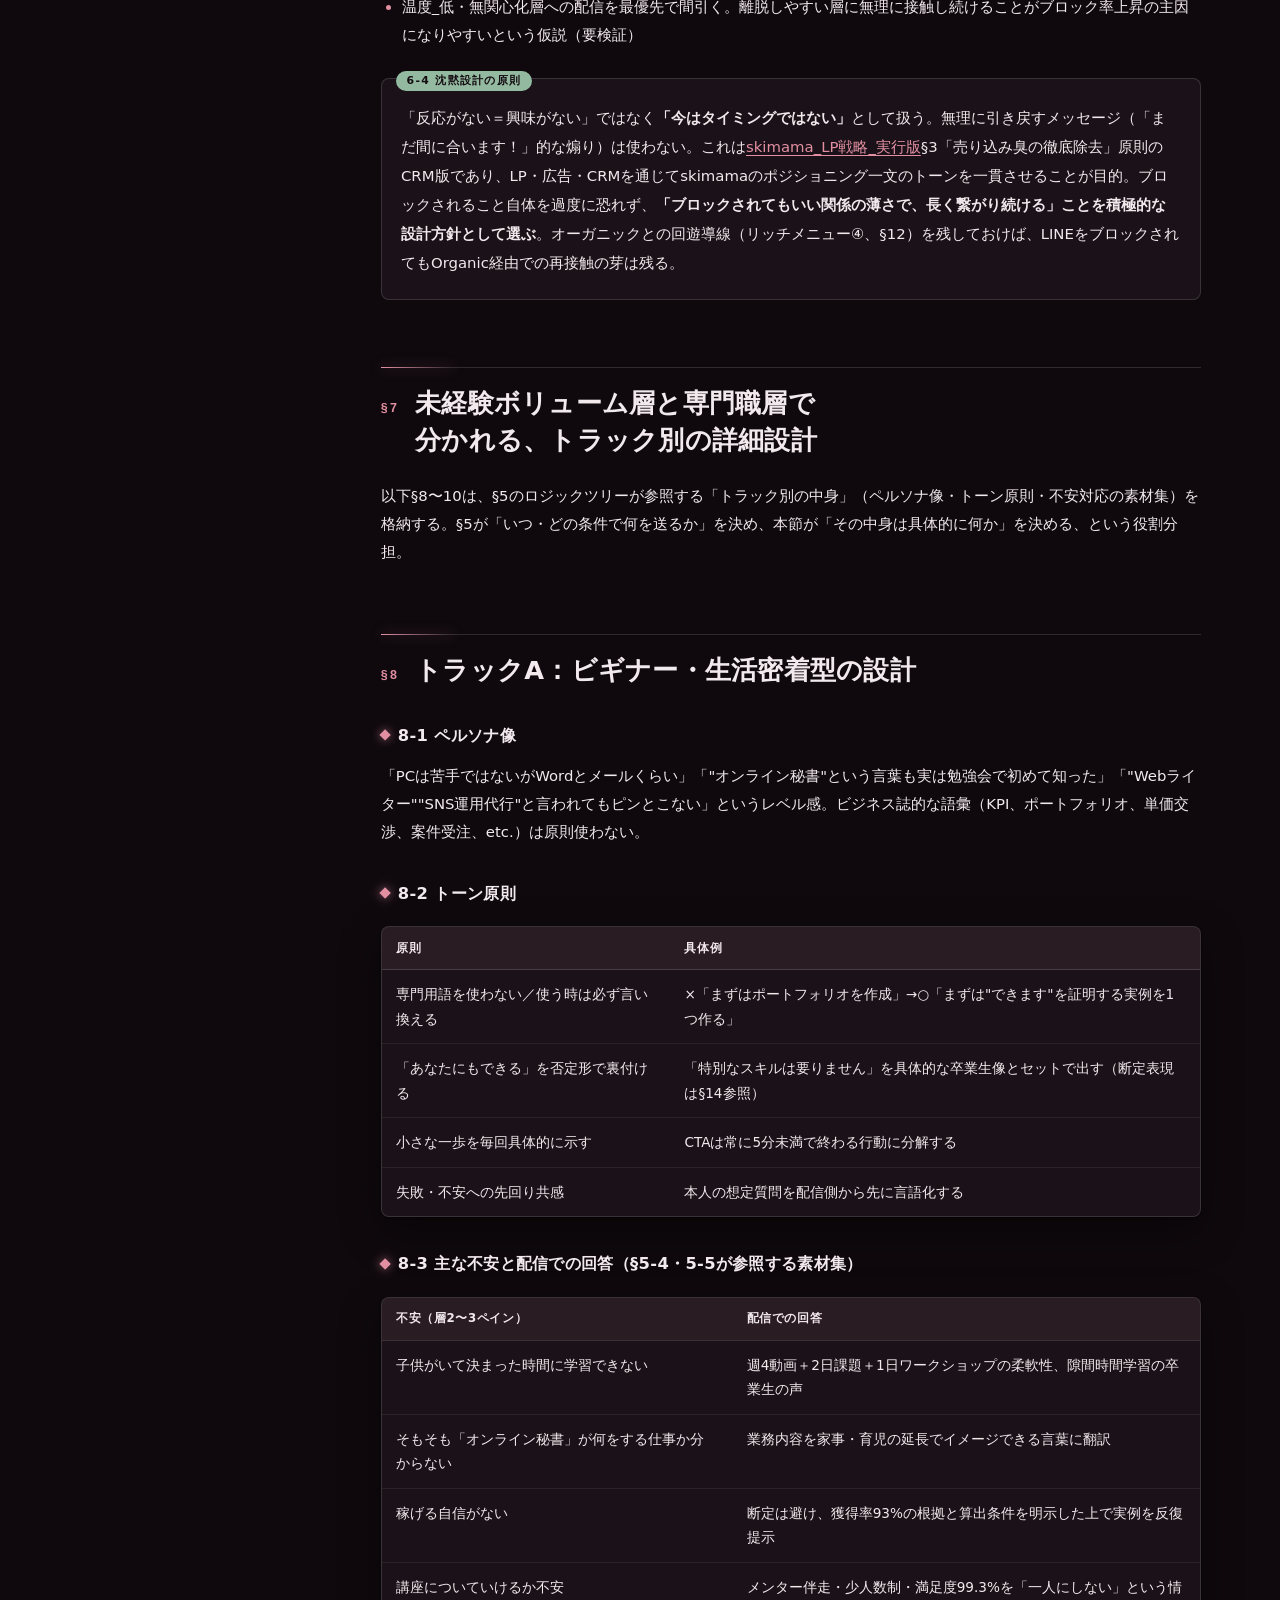
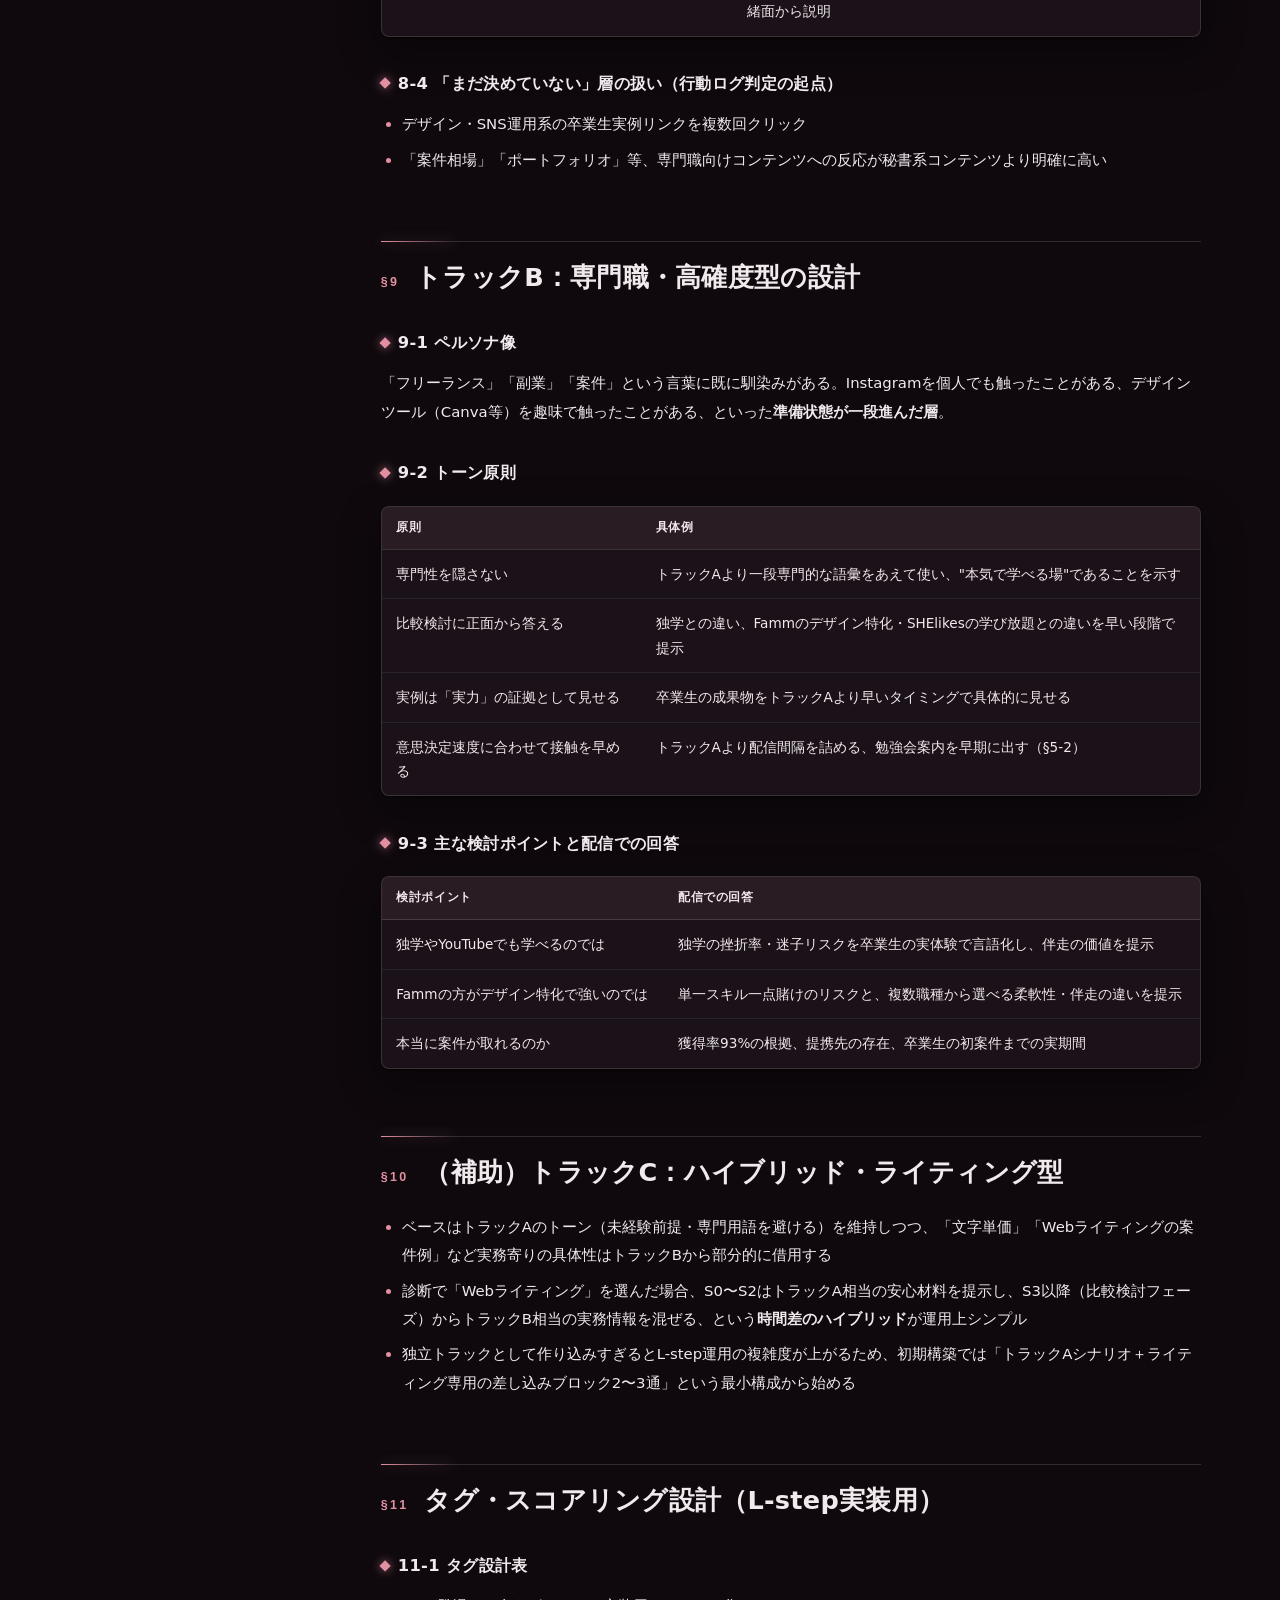
<file: skimama_CRM戦略_実行版.html>
<!doctype html>
<html lang="ja">
<head>
<meta charset="utf-8">
<meta name="viewport" content="width=device-width, initial-scale=1">
<meta name="color-scheme" content="dark">
<title>skimama CRM戦略（L-step）｜実行版</title>
<meta name="description" content="skimamaのCRM戦略（L-step・実行版 v2）。媒体・投稿別の入口アーキタイプから、オプトイン〜勉強会参加〜購入までの感情ジャーニーをロジックツリーで設計し、ブロック率ガバナンスまで踏み込んだ公開資料。">
<link rel="stylesheet" href="style.css">
<script src="app.js" defer></script>
</head>
<body>
<a class="skip" href="#content">本文へスキップ</a>

<svg class="icon-defs" xmlns="http://www.w3.org/2000/svg" aria-hidden="true" focusable="false">
  <symbol id="i-megaphone" viewBox="0 0 24 24"><path d="M4 10v4l11 4.5v-13L4 10z"/><path d="M18 9.5a3.5 3.5 0 0 1 0 5"/><path d="M7 15l1 4.5h2.4l-.8-3.6"/></symbol>
  <symbol id="i-person" viewBox="0 0 24 24"><circle cx="12" cy="8" r="3.3"/><path d="M5.5 19.5a6.5 6.5 0 0 1 13 0"/></symbol>
  <symbol id="i-chat" viewBox="0 0 24 24"><path d="M4 7a3 3 0 0 1 3-3h10a3 3 0 0 1 3 3v6a3 3 0 0 1-3 3h-6.5L6 20v-4.2A3 3 0 0 1 4 13V7z"/><path d="M8 8.5h8M8 11.5h5"/></symbol>
  <symbol id="i-people" viewBox="0 0 24 24"><circle cx="9" cy="9" r="2.8"/><path d="M3.5 19a5.5 5.5 0 0 1 11 0"/><circle cx="16.5" cy="10" r="2.3"/><path d="M16 14.7a4.8 4.8 0 0 1 4.5 4.3"/></symbol>
  <symbol id="i-check" viewBox="0 0 24 24"><circle cx="12" cy="12" r="8.5"/><path d="M8 12.5l2.8 2.8L16.5 9.2"/></symbol>
  <symbol id="i-book" viewBox="0 0 24 24"><path d="M4 19.5V6a2 2 0 0 1 2-2h13.5v15.5H6.5A2.5 2.5 0 0 0 4 22v-2.5z"/><path d="M4 19.5A2.5 2.5 0 0 1 6.5 17h13"/><path d="M9 8h7"/></symbol>
  <symbol id="i-zap" viewBox="0 0 24 24"><path d="M13 3 6.5 13.5h4.5L10 21l7-11h-5l1-7z"/></symbol>
  <symbol id="i-bulb" viewBox="0 0 24 24"><path d="M8.4 14.2a5.6 5.6 0 1 1 7.2 0c-.9.8-1.4 1.6-1.6 2.8h-4c-.2-1.2-.7-2-1.6-2.8z"/><path d="M10 20h4"/></symbol>
  <symbol id="i-badge" viewBox="0 0 24 24"><circle cx="12" cy="9.5" r="5"/><path d="M9.2 13.7 7.5 20l4.5-2.4L16.5 20l-1.7-6.3"/></symbol>
  <symbol id="i-heart" viewBox="0 0 24 24"><path d="M20.8 8.6a4.6 4.6 0 0 0-7.8-3.3L12 6.3l-1-1a4.6 4.6 0 1 0-6.5 6.5l1 1 6.5 6.5 6.5-6.5 1-1a4.6 4.6 0 0 0 1.3-3.2z"/></symbol>
  <symbol id="i-refresh" viewBox="0 0 24 24"><path d="M19 12a7 7 0 1 1-2.1-5"/><path d="M19.5 4.5v3.2h-3.2"/></symbol>
  <symbol id="i-question" viewBox="0 0 24 24"><circle cx="12" cy="12" r="8.5"/><path d="M9.6 9.4a2.5 2.5 0 1 1 3.7 2.2c-.8.4-1.3.9-1.3 1.8v.3"/><path d="M12 16.9h0"/></symbol>
  <symbol id="i-target" viewBox="0 0 24 24"><circle cx="12" cy="12" r="8"/><circle cx="12" cy="12" r="4"/><path d="M12 12h0"/></symbol>
  <symbol id="i-layout" viewBox="0 0 24 24"><rect x="4" y="4" width="16" height="16" rx="2"/><path d="M4 9h16"/><rect x="8" y="13" width="8" height="3.5" rx="1"/></symbol>
  <symbol id="i-search" viewBox="0 0 24 24"><circle cx="11" cy="11" r="5.5"/><path d="M15.2 15.2 20 20"/></symbol>
  <symbol id="i-alert" viewBox="0 0 24 24"><path d="M12 4.5 3 19.5h18L12 4.5z"/><path d="M12 10.5v4"/><path d="M12 17.3h0"/></symbol>
  <symbol id="i-swap" viewBox="0 0 24 24"><path d="M4 8.5h13m0 0-3.2-3.2M17 8.5l-3.2 3.2"/><path d="M20 15.5H7m0 0 3.2-3.2M7 15.5l3.2 3.2"/></symbol>
</svg>

<header class="topbar">
  <div class="topbar-inner">
    <a class="brand" href="index.html">skimama <span class="en">Marketing Docs</span></a>
    <nav class="topbar-docs" aria-label="ドキュメント">
      <a href="skimama_マーケティング戦略_実行版.html"><i>01</i>マーケティング戦略</a>
      <a href="skimama_SNS戦略_実行版.html"><i>02</i>SNS戦略</a>
      <a href="skimama_LP戦略_実行版.html"><i>03</i>LP戦略・LPO</a>
      <a href="skimama_CRM戦略_実行版.html" aria-current="page"><i>04</i>CRM戦略（L-step）</a>
    </nav>
  </div>
</header>

<div class="doc-hero">
  <div class="amb" aria-hidden="true">
    <span class="v lg" style="top:10%;right:10%;">同じ配信を、同じ温度で送らない</span>
    <span style="bottom:18%;left:2%;">ブロックされるくらいなら、関係を薄く長く保つ</span>
    <span class="num" style="top:20%;left:26%;">S0 → S7 — EMOTION STATE MACHINE</span>
  </div>
  <div class="doc-hero-inner hero-load">
    <span class="doc-vertical" aria-hidden="true">実行版v2・定性設計フェーズ</span>
    <p class="kicker">Document 04 — CRM (L-step) · v2</p>
    <h1>skimama CRM戦略（L-step）<br>実行版</h1>
    <p class="doc-lede">LINE登録者を一律のシナリオへ流すのではなく、<strong>①どの媒体・投稿からどんな感情で登録したか（入口アーキタイプ）、②登録後の感情がどう遷移し態度変容するか（ロジックツリー）</strong>を行動ログ基準のIF-THEN分岐で設計するCRM戦略 v2。配信のしすぎによるブロック率上昇・信頼毀損を防ぐガバナンスまで踏み込む。ステータス：<strong>社内一次データ取得前の定性設計フェーズ</strong>。</p>
    <div class="meta-row">
      <span>最終更新：2026-07-10</span><span class="sep">／</span>
      <span class="hypo">定性設計フェーズ・要データ検証</span><span class="sep">／</span>
      <span>入口アーキタイプ×感情ステート×ブロック率ガバナンス</span>
    </div>
    <div class="notice">本リポジトリは社内ナレッジベースの一部を公開用に抜粋したものです。参照している社内ドキュメント（CLAUDE.md・競合リサーチ・思考フレームワーク集等）はここには含まれていません。</div>
    <div class="callout amber" style="max-width:56em;">
      <span class="co-label">重要な前提</span>
      <p>本書は社内一次データ（開封率・タップ率・勉強会予約率・ブロック率の現状値等）が揃う前の<strong>定性設計フェーズの成果物</strong>。v2では単なる職種トラック分岐から一段掘り下げ、入口アーキタイプ・感情ジャーニーのロジックツリー・配信頻度ガバナンスを追加した。分岐条件の閾値・配信間隔・KPI目標値は仮説であり、データ到着後に§13・§15で更新する前提。</p>
    </div>
  </div>
</div>

<div class="layout">
  <aside class="rail">
    <details class="toc-box">
      <summary>Contents</summary>
      <nav class="toc" aria-label="目次">
        <a href="#s1"><b>01</b>CRM設計の全体方針</a>
        <a href="#s2"><b>02</b>L-stepの機能棚卸し</a>
        <a href="#s3"><b>03</b>トラック分岐の全体設計</a>
        <a href="#s4"><b>04</b>入口アーキタイプ</a>
        <a href="#s5"><b>05</b>感情ジャーニー・ロジックツリー</a>
        <a href="#s6"><b>06</b>配信頻度・ブロック率ガバナンス</a>
        <a href="#s7"><b>07</b>トラック別詳細設計・序</a>
        <a href="#s8"><b>08</b>トラックA詳細設計</a>
        <a href="#s9"><b>09</b>トラックB詳細設計</a>
        <a href="#s10"><b>10</b>トラックC詳細設計</a>
        <a href="#s11"><b>11</b>タグ・スコアリング設計</a>
        <a href="#s12"><b>12</b>リッチメニュー設計</a>
        <a href="#s13"><b>13</b>測定・PDCA設計</a>
        <a href="#s14"><b>14</b>表現コンプライアンス</a>
        <a href="#s15"><b>15</b>未検証事項・次のアクション</a>
      </nav>
    </details>
    <div class="rail-links">
      <a href="index.html"><i>HUB</i>資料一覧に戻る</a>
      <a href="skimama_マーケティング戦略_実行版.html"><i>01</i>マーケティング戦略</a>
      <a href="skimama_SNS戦略_実行版.html"><i>02</i>SNS戦略（Organic）</a>
      <a href="skimama_LP戦略_実行版.html"><i>03</i>LP戦略・LPO</a>
    </div>
  </aside>

  <main id="content" class="content">

    <section class="sec fx" id="s1">
      <div class="sec-head"><span class="no">§1</span><h2>CRM設計の全体方針</h2></div>

      <h3>1-1 なぜ「定性→データ」の順で進めるか</h3>
      <p>L-stepは配信後に開封率・タップ率・回答率がすべてログとして残るツール。先に分岐ロジックとメッセージの型を決めておかないと、データが溜まっても「何が原因で数字が動いたか」を切り分けられない（トーンが悪いのか、分岐が粗いのか、配信間隔が悪いのか、ブロックを恐れて接触が弱すぎたのかが混ざる）。本書は初期仮説シナリオを確定させることが目的で、運用開始後は§13のPDCA設計に沿ってトラック別・アーキタイプ別の指標を比較し、仮説を棄却・更新していく。</p>

      <h3>1-2 CRMが解くべき問題（行動コスト3層モデルの接続）</h3>
      <p>LINE登録した時点の相手は「行動コスト層2→層3」の境界にいる（すでに何か行動を起こした人）。CRMの仕事は比較検討・値踏みだけでなく、<strong>層3（新しい行動＝入会）に踏み切れない残りのハードルを、状況に応じて的確に取り除くこと</strong>。ただし「的確に」を実現するには、トラック（何に興味があるか）だけでは足りず、<strong>どんな感情でここに来たか（入口アーキタイプ）</strong>まで踏み込む必要がある——これが本改訂の主眼。</p>
      <div class="define">
        <div class="row">
          <div class="k">トラック（§3）</div>
          <div class="v"><strong>何を学びたいか</strong>（秘書／SNS運用・デザイン／ライティング）。コンテンツの専門性・語彙レベルの出し分けに効く</div>
        </div>
        <div class="row">
          <div class="k">入口アーキタイプ（§4）</div>
          <div class="v"><strong>どんな感情・動機で登録したか</strong>（共感／自己肯定／比較検討／広告経由／紹介）。初動（Day0〜5）のトーン・警戒の解き方・CTAの強さに効く</div>
        </div>
        <div class="row">
          <div class="k">感情ステート（§5）</div>
          <div class="v"><strong>今どの態度変容段階にいるか</strong>（様子見／試し見／警戒混じりの興味／意思決定入口／検討中／無関心化）。メッセージの「仕事」の決定に効く</div>
        </div>
      </div>
    </section>

    <section class="sec fx" id="s2">
      <div class="sec-head"><span class="no">§2</span><h2>L-stepの機能棚卸しとskimamaでの使い道</h2></div>
      <p>L-stepの主要機能を、skimama CRMのどの役割に当てるかを先に定義する（実装担当者がそのままタスクリストに変換できる形）。</p>
      <div class="twrap wide">
        <table>
          <thead>
            <tr><th>L-step機能</th><th>skimamaでの使い道</th></tr>
          </thead>
          <tbody>
            <tr><td class="rowh"><svg class="ico ti" aria-hidden="true"><use href="#i-question"/></svg>回答フォーム（アンケート）</td><td>登録直後の「職種トラック診断」（§3）。回答内容をそのままタグ付けトリガーにする</td></tr>
            <tr><td class="rowh"><svg class="ico ti" aria-hidden="true"><use href="#i-badge"/></svg>タグ管理</td><td>①職種トラック ②入口アーキタイプ ③感情ステート ④就業状態 ⑤ファネル進捗 ⑥反論シグナルを掛け合わせて管理（§11）</td></tr>
            <tr><td class="rowh"><svg class="ico ti" aria-hidden="true"><use href="#i-chat"/></svg>シナリオ配信（ステップ配信）</td><td>トラック×アーキタイプ×感情ステートの組み合わせで配信内容を分岐（§5）</td></tr>
            <tr><td class="rowh"><svg class="ico ti" aria-hidden="true"><use href="#i-megaphone"/></svg>流入経路別配信・URL計測</td><td>Organicのどの投稿・どのプラットフォーム経由の登録かをタグ化。入口アーキタイプ判定の一次情報源（§4）</td></tr>
            <tr><td class="rowh"><svg class="ico ti" aria-hidden="true"><use href="#i-search"/></svg>クリック計測によるタグ追加</td><td>どのリンクを繰り返しクリックしたかで、トラック・感情ステート・反論シグナルを後追い判定する（§5）</td></tr>
            <tr><td class="rowh"><svg class="ico ti" aria-hidden="true"><use href="#i-target"/></svg>スコアリング</td><td>開封・タップ・回答・動画視聴等の行動に点数を設定し、一定点数超で有人フォロー対象として抽出（§11）</td></tr>
            <tr><td class="rowh"><svg class="ico ti" aria-hidden="true"><use href="#i-layout"/></svg>リッチメニュー出し分け</td><td>トラック別に文言・導線を出し分け（§12）</td></tr>
            <tr><td class="rowh"><svg class="ico ti" aria-hidden="true"><use href="#i-people"/></svg>配信予約・時間帯最適化／頻度制御</td><td>感情ステート・温度別に配信頻度の上限を変える。ブロック率ガバナンスの実装手段（§6）</td></tr>
          </tbody>
        </table>
      </div>
    </section>

    <section class="sec fx" id="s3">
      <div class="sec-head"><span class="no">§3</span><h2>トラック分岐の全体設計（「何を学びたいか」軸）</h2></div>

      <h3>3-1 分岐点はどこに置くか</h3>
      <p>分岐は登録直後の自己申告だけに頼らない。<strong>申告と行動ログの2段構えで判定精度を上げる</strong>（自己申告だけだと「まだわからない」「秘書と答えたが実はデザインに興味がある」という取りこぼしが必ず出るため）。</p>
      <div class="steps">
        <div class="step">
          <span class="step-no" aria-hidden="true">1</span>
          <p class="step-title">登録直後（Day 0）：1問診断フォームで一次タグ付け<span class="aim">「今、一番気になる働き方はどれですか？」①秘書・事務系 ②Webライティング ③デザイン ④Instagram運用代行 ⑤まだ決めていない</span></p>
        </div>
        <div class="step">
          <span class="step-no" aria-hidden="true">2</span>
          <p class="step-title">Day 0〜7：行動ログによる二次判定（補正）<span class="aim">どの職種の卒業生実例リンクを開いたか／どの配信の滞在が長いかでタグを補正</span></p>
          <div class="step-body"><p>「まだ決めていない」層は原則トラックA（ボリューム層仕様）をデフォルト適用しつつ、クリック傾向が専門職に偏れば途中でトラックBへ乗り換える。</p></div>
        </div>
        <div class="step">
          <span class="step-no" aria-hidden="true">3</span>
          <p class="step-title">勉強会予約・参加後：本人の発言・アンケートで最終確定<span class="aim">勉強会後アンケートで職種希望を再確認し、クロージング期の訴求を確定させる</span></p>
        </div>
      </div>

      <figure class="fig">
        <figcaption class="fig-cap">登録から3トラックへの分岐構造（§3-1の視覚化）</figcaption>
        <div class="chart-scroll">
          <svg class="chart" viewBox="0 0 700 300" role="img" aria-label="中心の「LINE登録直後の1問診断」から3つのトラックへ分岐する図。左：トラックA（デフォルト・最大ボリューム、オンライン秘書・未経験層）。中央：トラックC（ハイブリッド、Webライティング志望）。右：トラックB（専門職・高確度、SNS運用・デザイン志望）。">
            <title>登録直後の1問診断から3トラックへの分岐</title>
            <path class="nd-link hot flow" d="M350,101 C300,130 180,140 120,160"/>
            <path class="nd-link flow" d="M350,101 C350,130 350,140 350,160"/>
            <path class="nd-link flow" d="M350,101 C400,130 520,140 580,160"/>
            <circle class="nd-dot" cx="120" cy="160" r="3"/>
            <circle class="nd-dot" cx="350" cy="160" r="3"/>
            <circle class="nd-dot" cx="580" cy="160" r="3"/>
            <circle class="nd-center" cx="350" cy="55" r="46"/>
            <text x="350" y="50" text-anchor="middle" class="ct" style="font-size:12.5px;">LINE登録</text>
            <text x="350" y="66" text-anchor="middle" class="cs">直後の1問診断</text>
            <rect class="nd-box hot" x="15" y="160" width="210" height="100" rx="9"/>
            <text x="31" y="184" class="nd-tag">デフォルト・最大ボリューム</text>
            <text x="31" y="208" class="ct">トラックA</text>
            <text x="31" y="228" class="cs">オンライン秘書・未経験層</text>
            <text x="31" y="246" class="cf">専門用語ゼロ・不安払拭中心</text>
            <rect class="nd-box" x="245" y="160" width="210" height="100" rx="9"/>
            <text x="261" y="184" class="nd-tag">ハイブリッド</text>
            <text x="261" y="208" class="ct">トラックC</text>
            <text x="261" y="228" class="cs">Webライティング志望</text>
            <text x="261" y="246" class="cf">序盤A・終盤Bのトーン混合</text>
            <rect class="nd-box" x="475" y="160" width="210" height="100" rx="9"/>
            <text x="491" y="184" class="nd-tag">専門職・高確度</text>
            <text x="491" y="208" class="ct">トラックB</text>
            <text x="491" y="228" class="cs">SNS運用・デザイン志望</text>
            <text x="491" y="246" class="cf">比較検討に正面から回答</text>
          </svg>
        </div>
        <p class="fig-note">「まだ決めていない」「診断未回答」の離脱者・保留者は、判断に迷う場合は易しい方＝トラックAに倒す（設計ミスの影響が最も大きい母数のため）。</p>
      </figure>

      <h3>3-2 3トラック構成（デフォルト＝トラックA）</h3>
      <div class="twrap wide">
        <table>
          <thead>
            <tr><th>トラック</th><th>対象</th><th>想定ボリューム（卒業生職種内訳からの仮説）</th><th>位置づけ</th></tr>
          </thead>
          <tbody>
            <tr><td class="rowh">トラックA：ビギナー・生活密着型</td><td>オンライン秘書志望が中心。未経験・専業主婦／パート層</td><td>最大ボリューム（卒業生内訳の秘書50%が示唆）</td><td><strong>CRM全体のデフォルト仕様</strong>。診断未回答・「まだ決めていない」もここに初期配属（§8）</td></tr>
            <tr><td class="rowh">トラックB：専門職・高確度型</td><td>Instagram運用代行・デザイナー志望</td><td>少数だが意思決定速度が速い（内訳17%＋9%）</td><td>訴求の専門性・比較検討への回答を厚くする（§9）</td></tr>
            <tr><td class="rowh">トラックC：ハイブリッド（ライティング）</td><td>Webライティング志望。未経験だが言葉には自信がある層</td><td>内訳23%と無視できない規模</td><td>基本はAのトーン、実務訴求はBから借用（§10）</td></tr>
          </tbody>
        </table>
      </div>
      <div class="callout amber">
        <span class="co-label">要検証</span>
        <p>この3トラックの人数配分・トーン設計は「卒業生の最終職種内訳」からの逆算仮説にすぎず、<strong>入会前のリード段階での初期関心と一致するとは限らない</strong>。運用開始後、診断回答の分布と最終職種の突合データが取れ次第、トラック定義自体を見直す（§15）。</p>
      </div>

      <h3>3-3 なぜオンライン秘書層をデフォルトにするか</h3>
      <ul>
        <li>母数が最大であるため、<strong>設計ミスの影響範囲が最も大きい</strong>。デフォルト＝最も丁寧に作り込むべき対象という意味で置く</li>
        <li>「まだ決めていない」「複数選んだ」「診断に回答しなかった」離脱者・保留者を、専門用語の多いトラックBのトーンに誤って乗せると離脱リスクが上がる。判断に迷う場合は易しい方に倒すのが安全側の設計</li>
      </ul>
    </section>

    <section class="sec fx" id="s4">
      <div class="sec-head"><span class="no">§4</span><h2>オプトイン前の感情と入口アーキタイプ（「なぜ・どんな感情で登録したか」軸）</h2></div>
      <p>トラック分岐だけでは「登録直後にどんなトーンで話しかけるべきか」が決まらない。同じ「秘書志望」タグでも、<strong>共感リールに涙腺を刺激されて衝動的に登録した人</strong>と、<strong>比較検討の末に合理的判断で登録した人</strong>とでは、Day0に送るべきメッセージのトーンがまったく違う。そこで媒体・投稿の種類ごとに登録前の感情状態を類型化し、L-stepのタグ設計・初動メッセージに反映する。</p>

      <div class="twrap wide">
        <table>
          <thead>
            <tr><th>アーキタイプ</th><th>代表的な媒体・投稿</th><th>登録前の感情状態</th><th>投稿が起こす心理的な仕事</th><th>なぜLINE登録するか</th><th>登録直後の感情状態</th></tr>
          </thead>
          <tbody>
            <tr>
              <td class="rowh"><svg class="ico ti" aria-hidden="true"><use href="#i-heart"/></svg>①層2ペイン共感型</td>
              <td>リール「パート時給の現実算」等（認知共感軸）</td>
              <td>顕在ペインに薄々気づいているが言語化されていない。受動閲覧中</td>
              <td>数字・あるあるで「これ、私だ」を起こす</td>
              <td>特典目当ての低コストな情報収集。「損はしない」という消極的動機</td>
              <td><strong>半信半疑・様子見</strong>。「なんとなく登録した」</td>
            </tr>
            <tr>
              <td class="rowh"><svg class="ico ti" aria-hidden="true"><use href="#i-bulb"/></svg>②層3潜在ペイン言語化型</td>
              <td>リール「ママは毎日何してるの?」等（自己肯定感軸）</td>
              <td>「自分は何者でもない」という漠然とした感覚。言語化されていない情緒</td>
              <td>代弁による「分かってくれてる」という強い情緒的共鳴</td>
              <td>関係性ベース。「この人をもっと知りたい」という衝動的登録</td>
              <td><strong>情緒的に開いている</strong>が判断力は高くない</td>
            </tr>
            <tr>
              <td class="rowh"><svg class="ico ti" aria-hidden="true"><use href="#i-search"/></svg>③信頼・証拠型</td>
              <td>リール「独学2年 vs 伴走2ヶ月」等（比較検討層）</td>
              <td>すでに在宅ワーク・副業を検討中。情報の質を吟味する比較検討モード</td>
              <td>「なるほど、伴走の方が合理的だ」という論理的納得</td>
              <td>機能的・実利的動機。「自分の状況に当てはめて具体的に知りたい」</td>
              <td><strong>温度は高いが警戒も強い</strong>。「結局売り込みでは」</td>
            </tr>
            <tr>
              <td class="rowh"><svg class="ico ti" aria-hidden="true"><use href="#i-target"/></svg>④広告流入型</td>
              <td>Meta/TikTok広告（刈り取りチャネル）</td>
              <td>検索・比較モード。Organicのような関係性の土台がなく「初対面」</td>
              <td>短時間で実績数値・受賞歴の信頼シグナルを伝える</td>
              <td>実績・価格の分かりやすさへの合理的反応</td>
              <td>早く情報を得たいが<strong>信頼はまだ薄い</strong></td>
            </tr>
            <tr>
              <td class="rowh"><svg class="ico ti" aria-hidden="true"><use href="#i-people"/></svg>⑤UGC・口コミ経由型</td>
              <td>卒業生本人のSNS投稿／知人紹介</td>
              <td>知人・卒業生の実例に触発された「あの人にできるなら」の状態</td>
              <td>（第三者の自然な発信、または口頭紹介）</td>
              <td>強い社会的証明による後押し</td>
              <td><strong>最も温度が高い</strong>。紹介者への配慮が要る</td>
            </tr>
          </tbody>
        </table>
      </div>

      <div class="callout">
        <span class="co-label">トラック×入口アーキタイプは独立した2軸</span>
        <p>L-stepでは両方のタグを同時に付与し、組み合わせで初動メッセージを決める。例：<code>trk_A_秘書</code>×<code>arch_2_自己肯定</code>の人には、Day0でいきなり秘書の仕事内容を説明せず、まず情緒的な受け止めから入る。逆に<code>trk_B_デザイン</code>×<code>arch_3_比較検討</code>の人には、Day0から機能的な情報を出しても違和感がない。</p>
        <p class="hypo" style="margin-top:0.6rem;">実装簡略化の指針：全パターンを作り込むのは過剰設計。<strong>初動48時間（Day0〜1）のみアーキタイプ別に分岐させ、Day1以降はトラック別分岐に収束させる</strong>設計が運用コストと効果のバランスが良い（§5参照）。</p>
      </div>
    </section>

    <section class="sec fx" id="s5">
      <div class="sec-head"><span class="no">§5</span><h2>オプトインから購入までの感情ジャーニー・ロジックツリー</h2></div>
      <p>本書のコア。<strong>「感情のステート遷移」を主語にして、各ステートで配信が果たすべき仕事と、行動ログに応じたIF-THEN分岐</strong>を定義する。カレンダー（Day◯）はあくまで目安であり、実際の遷移条件は行動ログ（開封・クリック・未読）である。</p>

      <h3>5-0 全体ステートマップ</h3>
      <figure class="fig">
        <figcaption class="fig-cap">S0（様子見）からS7（無関心化）または入会までの8ステート。S2→S3が最大の離脱点（§5-4）</figcaption>
        <div class="tl-wrap">
          <div class="tl" role="img" aria-label="感情ステートの遷移。S0様子見・匿名的、S1試し見・値踏み、S2警戒混じりの興味、S3意思決定の入口、S4予約後の期待と不安、S5参加後の再検証、S6検討期・反論処理、S7無関心化または入会。S2とS3が最大の離脱点。">
            <div class="tl-seg" style="flex:1"><span class="t">S0</span><span class="d">様子見・匿名的</span></div>
            <div class="tl-seg" style="flex:1"><span class="t">S1</span><span class="d">試し見・値踏み</span></div>
            <div class="tl-seg hot" style="flex:1"><span class="t">S2</span><span class="d">警戒混じりの興味</span></div>
            <div class="tl-seg hot" style="flex:1"><span class="t">S3</span><span class="d">意思決定の入口</span></div>
            <div class="tl-seg" style="flex:1"><span class="t">S4</span><span class="d">予約後の期待と不安</span></div>
            <div class="tl-seg" style="flex:1"><span class="t">S5</span><span class="d">参加後の再検証</span></div>
            <div class="tl-seg" style="flex:1"><span class="t">S6</span><span class="d">検討期・反論処理</span></div>
            <div class="tl-seg" style="flex:1"><span class="t">S7</span><span class="d">無関心化 or 入会</span></div>
          </div>
        </div>
        <p class="fig-note">CLAUDE.mdの行動変容ステージとの対応：S0〜S1＝関心期の後半、S2〜S3＝準備期、S4〜S5＝行動期の入口、S6＝行動期の核、S7＝維持期または無関心期への回帰。</p>
      </figure>

      <h3>5-1 ワークド・イグザンプル①：アーキタイプ1（層2ペイン共感型）× トラックA</h3>
      <p>最大ボリュームの入口。この経路の設計精度が全体のCVRに最も効く。入口：リール「パート時給の現実算」→特典目当てで登録。登録直後の感情：半信半疑・様子見。</p>

      <div class="steps">
        <div class="step">
          <span class="step-no" aria-hidden="true">S0</span>
          <p class="step-title">様子見・匿名的（Day0）<span class="aim">ウェルカム＋BOOK受け渡し＋1問診断</span></p>
          <div class="step-body">
            <div class="define">
              <div class="row"><div class="k">診断に回答（想定60〜70%）</div><div class="v">トラックタグ確定 → S1へ</div></div>
              <div class="row"><div class="k">診断に未回答（想定30〜40%）</div><div class="v">24h後に選択式クイズで軽いリマインド。それでも未回答ならtrk_A・温度_低に分類し、§6の低頻度メンテルート（週1本以下）へ</div></div>
            </div>
          </div>
        </div>
        <div class="step">
          <span class="step-no" aria-hidden="true">S1</span>
          <p class="step-title">試し見・値踏み（Day1〜3）<span class="aim">「売り込みだけじゃない」を証明。価値提供優先・CTAなし</span></p>
          <div class="step-body">
            <div class="define">
              <div class="row"><div class="k">開封&クリックあり</div><div class="v">温度_中へ格上げ。通常ペースでS2へ</div></div>
              <div class="row"><div class="k">開封のみ（クリックなし）</div><div class="v">温度維持。通常ペースでS2へ</div></div>
              <div class="row"><div class="k">未開封が2通連続</div><div class="v">配信時間帯を変更しテスト。頻度を1段階落とす（§6）。ブロック回避を最優先し催促トーンは使わない</div></div>
            </div>
          </div>
        </div>
        <div class="step hot">
          <span class="step-no" aria-hidden="true">S2</span>
          <p class="step-title">警戒混じりの興味（Day3〜5）<span class="aim">勉強会を「聞くだけの場」に再定義。詳細は§5-4</span></p>
          <div class="step-body">
            <div class="define">
              <div class="row"><div class="k">勉強会ページをクリック</div><div class="v">温度_高へ。Day5を待たずS3の後押しメッセージへ前倒し</div></div>
              <div class="row"><div class="k">クリックなし</div><div class="v">「不安Q&A」を1通追加（なぜ無料か・しつこい勧誘はしないか）してから再度CTA</div></div>
              <div class="row"><div class="k">3通連続未開封</div><div class="v">§6の低温メンテ（月1〜2通）へダウングレード。無理に押さない</div></div>
            </div>
          </div>
        </div>
        <div class="step hot">
          <span class="step-no" aria-hidden="true">S3</span>
          <p class="step-title">意思決定の入口（Day5〜7）<span class="aim">行動コストの再定義。「今日決めなくていい」「聞くだけでいい」</span></p>
          <div class="step-body">
            <div class="define">
              <div class="row"><div class="k">予約完了</div><div class="v">S4へ</div></div>
              <div class="row"><div class="k">未予約・FAQリンククリック済み</div><div class="v">「不安が強いタイプ」と推定。個別不安対応コンテンツを投入（§5-5）</div></div>
              <div class="row"><div class="k">未予約・卒業生実例リンククリック済み</div><div class="v">「憧れはあるが自信がない」と推定。「あなたと同じ状態だった人」の実例を再送</div></div>
              <div class="row"><div class="k">未予約・どこもクリックなし</div><div class="v">温度_低へ降格。押さずに月1配信へ。Organic側の再接触を待つ</div></div>
            </div>
          </div>
        </div>
        <div class="step">
          <span class="step-no" aria-hidden="true">S4</span>
          <p class="step-title">予約後：期待と不安の同居（予約後〜当日）<span class="aim">実務的障壁を潰す。リマインドは前日・当日朝の2回のみ</span></p>
          <div class="step-body">
            <div class="define">
              <div class="row"><div class="k">当日参加</div><div class="v">S5へ</div></div>
              <div class="row"><div class="k">不参加（無断）</div><div class="v">「サボり扱い」しない。アーカイブ動画提供＋次回日程の柔らかい案内。頻度を上げない</div></div>
            </div>
          </div>
        </div>
        <div class="step">
          <span class="step-no" aria-hidden="true">S5</span>
          <p class="step-title">参加後の再検証（当日後）<span class="aim">感想の受け止め（一方的な追撃をしない）→個別の疑問に応える</span></p>
          <div class="step-body">
            <div class="define">
              <div class="row"><div class="k">個別相談リンクをクリック</div><div class="v">スコア加点、有人フォロー対象へ（§11）</div></div>
              <div class="row"><div class="k">アンケートに前向き回答</div><div class="v">S6へ、頻度は通常のまま</div></div>
              <div class="row"><div class="k">無反応</div><div class="v">3日空けて1通のみ、「返信不要」と明記した“置き手紙”メッセージ</div></div>
            </div>
          </div>
        </div>
        <div class="step">
          <span class="step-no" aria-hidden="true">S6</span>
          <p class="step-title">検討期・反論処理（Day10〜20）<span class="aim">詳細は§5-5「反論処理ロジックツリー」</span></p>
          <div class="step-body">
            <div class="define">
              <div class="row"><div class="k">価格を気にしている様子</div><div class="v">分割払い訴求・投資としての情緒的再定義</div></div>
              <div class="row"><div class="k">時間を気にしている様子</div><div class="v">スケジュール例・「止まってもいい」設計の再提示</div></div>
              <div class="row"><div class="k">家族の理解を気にしている様子</div><div class="v">説明用資料、他の受講生の家族の反応例</div></div>
              <div class="row"><div class="k">シグナルなし・完全沈黙</div><div class="v">理由を詮索しない。「今じゃなくていい」を1通送りS7へ</div></div>
            </div>
          </div>
        </div>
        <div class="step">
          <span class="step-no" aria-hidden="true">S7</span>
          <p class="step-title">無関心化・低温メンテ（Day20〜）<span class="aim">関係を薄く長く保つ</span></p>
          <div class="step-body"><p>「無関心期に戻す」タグへ。月1回の低頻度メンテに完全移行。ブロックされるくらいなら関係を薄く長く保つことを優先する（§6）。</p></div>
        </div>
      </div>

      <h3>5-2 ワークド・イグザンプル②：アーキタイプ3（信頼・証拠型）× トラックB</h3>
      <p>意思決定速度が速い高確度層。骨格は5-1と同じだが、<strong>警戒の質と接触速度が異なる</strong>ため差分のみ示す。入口：リール「独学2年 vs 伴走2ヶ月」→比較検討の一環として登録。登録直後の感情：温度は高いが「結局売り込みでは」という値踏みも強い。</p>
      <div class="twrap wide">
        <table>
          <thead><tr><th>ステート</th><th>5-1（トラックA）からの差分</th></tr></thead>
          <tbody>
            <tr><td class="rowh">S0</td><td>診断で③④（デザイン／SNS運用）を選んだ時点で「あなたの興味に近い卒業生実例」を即座に1件先出しする</td></tr>
            <tr><td class="rowh">S1（Day0〜2、5-1より短く）</td><td>専門性のある情報を早期に提示（案件相場・ポートフォリオの考え方）。「学べる場」の証明を情緒より先に置く</td></tr>
            <tr><td class="rowh">S2（Day2〜4、5-1より2日前倒し）</td><td>独学・他スクール（Famm・SHElikes）との比較に<strong>先回りで正面から答える</strong>。弱点も含めて誠実に語ることが信頼構築になる</td></tr>
            <tr><td class="rowh">S3（Day4〜6）</td><td>獲得率93%の根拠・提携先の存在・初案件までの実期間を提示。予約導線を5-1より早く強く出す</td></tr>
            <tr><td class="rowh">S4〜S7</td><td>ロジックは5-1と同型。検討期（S6）は「競合との比較」「実力担保の証拠」を優先投入</td></tr>
          </tbody>
        </table>
      </div>

      <h3>5-3 その他アーキタイプの差分（アーキタイプ②④⑤）</h3>
      <p>フル・ロジックツリーを作らず、5-1の骨格に対する差分として運用する（5パターン全てをフル設計すると運用コストが跳ね上がるため）。</p>
      <div class="twrap wide">
        <table>
          <thead><tr><th>アーキタイプ</th><th>S0〜S1で変える点</th><th>S2（警戒の解き方）で変える点</th><th>最大の注意点</th></tr></thead>
          <tbody>
            <tr><td class="rowh">②層3潜在ペイン言語化型</td><td>診断より先に情緒的な受け止めメッセージを1通挟む。機能訴求を急がない</td><td>「勉強会＝情報収集の場」という再定義を情緒的な文脈の中に溶かし込む</td><td>情緒で登録した人に機能情報だけを送ると一気に冷める。情緒→機能への橋渡しは2〜3通かけて緩やかに</td></tr>
            <tr><td class="rowh">④広告流入型</td><td>関係性の土台がないため、実績数値・受賞歴等の信頼シグナルを通常より早く提示</td><td>売り込み色への警戒が最も強いため、通常よりCTA頻度を下げ価値提供比率を高める</td><td>最もブロックされやすい層という仮説。頻度は最初から抑えめに設計する</td></tr>
            <tr><td class="rowh">⑤UGC・口コミ経由型</td><td>温度が最も高いため、S0の段階で個別相談導線を早期に見せてよい</td><td>紹介者への言及を自然に混ぜ、社会的証明を強化</td><td>CRMの圧が強すぎると紹介者の顔を潰す。強引なCTAは避ける</td></tr>
          </tbody>
        </table>
      </div>

      <h3 id="bridge">5-4 オプトイン→勉強会参加のブリッジ（最大の離脱ポイント）</h3>
      <p>S2（警戒混じりの興味）→S3（意思決定の入口）→S4（予約後）の3ステートが<strong>LINE登録者を勉強会参加という実際の行動に変える核心</strong>であり、CRM設計の中で最も丁寧に作り込むべき区間。</p>
      <div class="twrap wide">
        <table>
          <thead><tr><th>抵抗の種類</th><th>具体的な内心の声</th><th>解消するメッセージ設計</th></tr></thead>
          <tbody>
            <tr><td class="rowh">①行動コストへの誤解</td><td>「勉強会って結局セールスの場なんでしょう」「参加したら断りづらくなりそう」</td><td>勉強会を「聞くだけでいい」「その場で入会を迫らない」とS2で明言</td></tr>
            <tr><td class="rowh">②実務的な参加障壁</td><td>「子供がいて決まった時間に参加できない」「オンライン操作が不安」</td><td>日程の柔軟性（複数回開催・アーカイブ視聴可）、参加に必要な準備を先に明示</td></tr>
            <tr><td class="rowh">③自己効力感の低さ</td><td>「聞いてもどうせ自分には無理な気がする」</td><td>S3で卒業生実例を投入し、参加ハードルではなく「参加した後の自分」をイメージさせる</td></tr>
            <tr><td class="rowh">④決断への恐怖</td><td>「予約する＝本気で検討することになる、まだ心の準備ができていない」</td><td>予約を「本講座への一歩」ではなく「情報を得るだけの一歩」として再定義</td></tr>
          </tbody>
        </table>
      </div>
      <div class="callout">
        <span class="co-label">設計原則</span>
        <p>S2でどの抵抗が強いかを、それまでのクリック行動（FAQリンク／スケジュール例リンク／卒業生実例リンク）から推定し、抵抗の種類に応じたメッセージを個別に当てる。全員に同じ「勉強会申込はこちら」を連投するのではなく、<strong>抵抗の正体を先に取り除いてからCTAを出す</strong>のがブリッジ設計の核心。</p>
      </div>
      <div class="callout amber">
        <span class="co-label">予約後（S4）に絶対にやらないこと</span>
        <p>リマインドの過剰配信（前日・当日朝の2回に限定する）、不参加者への叱責トーン、キャンセルを咎めるような文言。短期の参加率を上げても中長期のブロック率・信頼を毀損する。</p>
      </div>

      <h3>5-5 検討期（S6）の反論処理ロジックツリー</h3>
      <p>勉強会参加後、価格259,800円という重い意思決定の前に必ず生じる反論に対し、<strong>行動ログから反論の種類を推定し、個別に対応する</strong>。</p>
      <figure class="fig">
        <figcaption class="fig-cap">検討期の反論シグナル推定から5つの対応への分岐（§5-5の視覚化）</figcaption>
        <div class="chart-scroll">
          <svg class="chart" viewBox="0 0 900 300" role="img" aria-label="検討期の反論シグナル推定から5つの対応への分岐図。価格・時間・家族・自信の各シグナル、およびシグナルなし・完全沈黙の場合の対応をそれぞれ示す。">
            <title>検討期の反論処理ロジックツリー</title>
            <path class="nd-link hot flow" d="M450,101 C420,125 300,140 87,160"/>
            <path class="nd-link flow" d="M450,101 C440,125 340,140 257,160"/>
            <path class="nd-link flow" d="M450,101 C450,125 450,140 450,160"/>
            <path class="nd-link flow" d="M450,101 C460,125 560,140 643,160"/>
            <path class="nd-link flow" d="M450,101 C480,125 700,140 813,160"/>
            <circle class="nd-dot" cx="87" cy="160" r="3"/>
            <circle class="nd-dot" cx="257" cy="160" r="3"/>
            <circle class="nd-dot" cx="450" cy="160" r="3"/>
            <circle class="nd-dot" cx="643" cy="160" r="3"/>
            <circle class="nd-dot" cx="813" cy="160" r="3"/>
            <circle class="nd-center" cx="450" cy="55" r="46"/>
            <text x="450" y="50" text-anchor="middle" class="ct" style="font-size:12px;">検討期の</text>
            <text x="450" y="66" text-anchor="middle" class="cs">反論シグナル推定</text>
            <rect class="nd-box hot" x="10" y="160" width="154" height="112" rx="9"/>
            <text x="24" y="182" class="nd-tag">concern_価格</text>
            <text x="24" y="203" class="ct" style="font-size:13px;">価格ページ滞在長</text>
            <text x="24" y="222" class="cf">分割12,000円〜の</text>
            <text x="24" y="236" class="cf">再訴求・投資の</text>
            <text x="24" y="250" class="cf">情緒的再定義</text>
            <rect class="nd-box" x="180" y="160" width="154" height="112" rx="9"/>
            <text x="194" y="182" class="nd-tag">concern_時間</text>
            <text x="194" y="203" class="ct" style="font-size:13px;">日程ページ滞在長</text>
            <text x="194" y="222" class="cf">スケジュール例、</text>
            <text x="194" y="236" class="cf">「止まってもいい」</text>
            <text x="194" y="250" class="cf">設計の再提示</text>
            <rect class="nd-box" x="373" y="160" width="154" height="112" rx="9"/>
            <text x="387" y="182" class="nd-tag">concern_家族</text>
            <text x="387" y="203" class="ct" style="font-size:13px;">FAQ「夫に相談」</text>
            <text x="387" y="222" class="cf">家族向け説明資料、</text>
            <text x="387" y="236" class="cf">他の受講生の</text>
            <text x="387" y="250" class="cf">家族の反応例</text>
            <rect class="nd-box" x="566" y="160" width="154" height="112" rx="9"/>
            <text x="580" y="182" class="nd-tag">concern_自信</text>
            <text x="580" y="203" class="ct" style="font-size:13px;">実例ページ再訪問</text>
            <text x="580" y="222" class="cf">実例の追加投入、</text>
            <text x="580" y="236" class="cf">個別相談への</text>
            <text x="580" y="250" class="cf">軽い誘導</text>
            <rect class="nd-box" x="736" y="160" width="154" height="112" rx="9"/>
            <text x="750" y="182" class="nd-tag">シグナルなし</text>
            <text x="750" y="203" class="ct" style="font-size:13px;">完全沈黙</text>
            <text x="750" y="222" class="cf">理由を詮索せず</text>
            <text x="750" y="236" class="cf">「今じゃなくていい」</text>
            <text x="750" y="250" class="cf">を1通のみ→S7</text>
          </svg>
        </div>
        <p class="fig-note">反論処理メッセージの文面自体は§8〜9の「不安・検討ポイントへの回答」素材集を流用する。本図はその出し分けロジック。</p>
      </figure>
    </section>

    <section class="sec fx" id="s6">
      <div class="sec-head"><span class="no">§6</span><h2>配信頻度・ブロック率ガバナンス</h2></div>
      <p>「配信すればするほどブロック率も上がり、ブランディングにも関わる」という懸念に対する設計。<strong>接触量を増やすこと自体を目的化しない</strong>——これを全シナリオの上位原則として置く。</p>

      <h3>6-1 温度別・配信頻度の上限</h3>
      <div class="twrap wide">
        <table>
          <thead><tr><th>感情ステート／温度</th><th>配信頻度の上限</th><th>価値提供：CTA の比率</th><th>補足</th></tr></thead>
          <tbody>
            <tr><td class="rowh">温度_高（S3後半〜S5）</td><td>週2〜3通まで</td><td>2:1</td><td>有人フォローが主役。L-step配信は補助線</td></tr>
            <tr><td class="rowh">温度_中（S1〜S2）</td><td>週1〜2通</td><td>3:1</td><td>価値提供を優先し、CTAは週1回まで</td></tr>
            <tr><td class="rowh">温度_低（未開封・未回答等）</td><td>月1〜2通</td><td>4:1以上、CTAはほぼなし</td><td>「役に立つ情報」のみ。売り込みを一切感じさせない</td></tr>
            <tr><td class="rowh">無関心化（S7、3週間以上無反応）</td><td>月1通以下</td><td>価値提供のみ</td><td>関係維持が目的。無理に引き戻そうとしない</td></tr>
          </tbody>
        </table>
      </div>
      <div class="callout amber">
        <span class="co-label">CTA連投禁止ルール</span>
        <p>直近2通以内にすでにCTA（勉強会予約・個別相談等の行動要求）を送っている場合、次の配信はCTAなしの価値提供のみにする。連続してお願いされる体験がブロックの最大要因という仮説（要検証）。</p>
      </div>

      <h3>6-2 一通ごとの価値判定チェックリスト（配信作成時に毎回確認）</h3>
      <ul class="checklist">
        <li>これは受信者の<strong>今の悩み</strong>に対して新しい情報・視点を提供しているか</li>
        <li>これを読んで「良かった」と思えるか、それとも「またこれか」と思われるか</li>
        <li>CTAは「今すぐ買って」ではなく「知る／確かめる」という軽い一歩になっているか</li>
        <li>直近2通以内にすでにCTAを送っていないか（6-1のCTA連投禁止ルール）</li>
      </ul>

      <h3>6-3 ブロック率のモニタリングとエスカレーション</h3>
      <ul>
        <li>ブロック率を<strong>トラック別・アーキタイプ別・配信種別（価値提供／CTA）別</strong>に計測する。全体平均だけでは「どの配信がブロックを誘発したか」が分からない</li>
        <li>現状値が未取得のため、絶対値の閾値ではなく<strong>「特定配信の直後にブロック率がスパイクしていないか」</strong>を最初のモニタリング軸にする</li>
        <li>スパイクを検知した配信は、次回配信までにトーン・頻度・タイミングを見直す。同じ轍を踏まない</li>
        <li>温度_低・無関心化層への配信を最優先で間引く。離脱しやすい層に無理に接触し続けることがブロック率上昇の主因になりやすいという仮説（要検証）</li>
      </ul>

      <div class="callout">
        <span class="co-label">6-4 沈黙設計の原則</span>
        <p>「反応がない＝興味がない」ではなく<strong>「今はタイミングではない」</strong>として扱う。無理に引き戻すメッセージ（「まだ間に合います！」的な煽り）は使わない。これは<a href="skimama_LP戦略_実行版.html">skimama_LP戦略_実行版</a>§3「売り込み臭の徹底除去」原則のCRM版であり、LP・広告・CRMを通じてskimamaのポジショニング一文のトーンを一貫させることが目的。ブロックされること自体を過度に恐れず、<strong>「ブロックされてもいい関係の薄さで、長く繋がり続ける」ことを積極的な設計方針として選ぶ</strong>。オーガニックとの回遊導線（リッチメニュー④、§12）を残しておけば、LINEをブロックされてもOrganic経由での再接触の芽は残る。</p>
      </div>
    </section>

    <section class="sec fx" id="s7">
      <div class="sec-head"><span class="no">§7</span><h2>未経験ボリューム層と専門職層で分かれる、トラック別の詳細設計</h2></div>
      <p>以下§8〜10は、§5のロジックツリーが参照する「トラック別の中身」（ペルソナ像・トーン原則・不安対応の素材集）を格納する。§5が「いつ・どの条件で何を送るか」を決め、本節が「その中身は具体的に何か」を決める、という役割分担。</p>
    </section>

    <section class="sec fx" id="s8">
      <div class="sec-head"><span class="no">§8</span><h2>トラックA：ビギナー・生活密着型の設計</h2></div>

      <h3>8-1 ペルソナ像</h3>
      <p>「PCは苦手ではないがWordとメールくらい」「"オンライン秘書"という言葉も実は勉強会で初めて知った」「"Webライター""SNS運用代行"と言われてもピンとこない」というレベル感。ビジネス誌的な語彙（KPI、ポートフォリオ、単価交渉、案件受注、etc.）は原則使わない。</p>

      <h3>8-2 トーン原則</h3>
      <div class="twrap mid">
        <table>
          <thead><tr><th>原則</th><th>具体例</th></tr></thead>
          <tbody>
            <tr><td>専門用語を使わない／使う時は必ず言い換える</td><td>×「まずはポートフォリオを作成」→○「まずは"できます"を証明する実例を1つ作る」</td></tr>
            <tr><td>「あなたにもできる」を否定形で裏付ける</td><td>「特別なスキルは要りません」を具体的な卒業生像とセットで出す（断定表現は§14参照）</td></tr>
            <tr><td>小さな一歩を毎回具体的に示す</td><td>CTAは常に5分未満で終わる行動に分解する</td></tr>
            <tr><td>失敗・不安への先回り共感</td><td>本人の想定質問を配信側から先に言語化する</td></tr>
          </tbody>
        </table>
      </div>

      <h3>8-3 主な不安と配信での回答（§5-4・5-5が参照する素材集）</h3>
      <div class="twrap mid">
        <table>
          <thead><tr><th>不安（層2〜3ペイン）</th><th>配信での回答</th></tr></thead>
          <tbody>
            <tr><td>子供がいて決まった時間に学習できない</td><td>週4動画＋2日課題＋1日ワークショップの柔軟性、隙間時間学習の卒業生の声</td></tr>
            <tr><td>そもそも「オンライン秘書」が何をする仕事か分からない</td><td>業務内容を家事・育児の延長でイメージできる言葉に翻訳</td></tr>
            <tr><td>稼げる自信がない</td><td>断定は避け、獲得率93%の根拠と算出条件を明示した上で実例を反復提示</td></tr>
            <tr><td>講座についていけるか不安</td><td>メンター伴走・少人数制・満足度99.3%を「一人にしない」という情緒面から説明</td></tr>
          </tbody>
        </table>
      </div>

      <h3>8-4 「まだ決めていない」層の扱い（行動ログ判定の起点）</h3>
      <ul>
        <li>デザイン・SNS運用系の卒業生実例リンクを複数回クリック</li>
        <li>「案件相場」「ポートフォリオ」等、専門職向けコンテンツへの反応が秘書系コンテンツより明確に高い</li>
      </ul>
    </section>

    <section class="sec fx" id="s9">
      <div class="sec-head"><span class="no">§9</span><h2>トラックB：専門職・高確度型の設計</h2></div>

      <h3>9-1 ペルソナ像</h3>
      <p>「フリーランス」「副業」「案件」という言葉に既に馴染みがある。Instagramを個人でも触ったことがある、デザインツール（Canva等）を趣味で触ったことがある、といった<strong>準備状態が一段進んだ層</strong>。</p>

      <h3>9-2 トーン原則</h3>
      <div class="twrap mid">
        <table>
          <thead><tr><th>原則</th><th>具体例</th></tr></thead>
          <tbody>
            <tr><td>専門性を隠さない</td><td>トラックAより一段専門的な語彙をあえて使い、"本気で学べる場"であることを示す</td></tr>
            <tr><td>比較検討に正面から答える</td><td>独学との違い、Fammのデザイン特化・SHElikesの学び放題との違いを早い段階で提示</td></tr>
            <tr><td>実例は「実力」の証拠として見せる</td><td>卒業生の成果物をトラックAより早いタイミングで具体的に見せる</td></tr>
            <tr><td>意思決定速度に合わせて接触を早める</td><td>トラックAより配信間隔を詰める、勉強会案内を早期に出す（§5-2）</td></tr>
          </tbody>
        </table>
      </div>

      <h3>9-3 主な検討ポイントと配信での回答</h3>
      <div class="twrap mid">
        <table>
          <thead><tr><th>検討ポイント</th><th>配信での回答</th></tr></thead>
          <tbody>
            <tr><td>独学やYouTubeでも学べるのでは</td><td>独学の挫折率・迷子リスクを卒業生の実体験で言語化し、伴走の価値を提示</td></tr>
            <tr><td>Fammの方がデザイン特化で強いのでは</td><td>単一スキル一点賭けのリスクと、複数職種から選べる柔軟性・伴走の違いを提示</td></tr>
            <tr><td>本当に案件が取れるのか</td><td>獲得率93%の根拠、提携先の存在、卒業生の初案件までの実期間</td></tr>
          </tbody>
        </table>
      </div>
    </section>

    <section class="sec fx" id="s10">
      <div class="sec-head"><span class="no">§10</span><h2>（補助）トラックC：ハイブリッド・ライティング型</h2></div>
      <ul>
        <li>ベースはトラックAのトーン（未経験前提・専門用語を避ける）を維持しつつ、「文字単価」「Webライティングの案件例」など実務寄りの具体性はトラックBから部分的に借用する</li>
        <li>診断で「Webライティング」を選んだ場合、S0〜S2はトラックA相当の安心材料を提示し、S3以降（比較検討フェーズ）からトラックB相当の実務情報を混ぜる、という<strong>時間差のハイブリッド</strong>が運用上シンプル</li>
        <li>独立トラックとして作り込みすぎるとL-step運用の複雑度が上がるため、初期構築では「トラックAシナリオ＋ライティング専用の差し込みブロック2〜3通」という最小構成から始める</li>
      </ul>
    </section>

    <section class="sec fx" id="s11">
      <div class="sec-head"><span class="no">§11</span><h2>タグ・スコアリング設計（L-step実装用）</h2></div>

      <h3>11-1 タグ設計表</h3>
      <p>§3〜6で登場した全タグをL-step実装用にスキーマ化。</p>
      <div class="twrap wide">
        <table>
          <thead><tr><th>タグ分類</th><th>タグ例</th><th>付与トリガー</th></tr></thead>
          <tbody>
            <tr><td class="rowh">職種トラック</td><td>trk_A_秘書 / trk_B_SNS運用 / trk_B_デザイン / trk_C_ライティング / trk_未定</td><td>診断フォーム回答（初期）／行動ログ補正（§8-4）</td></tr>
            <tr><td class="rowh"><span class="hypo" style="margin-right:0.4em;">新</span>入口アーキタイプ</td><td>arch_1_共感 / arch_2_自己肯定 / arch_3_比較検討 / arch_4_広告 / arch_5_紹介</td><td>登録URLのパラメータ計測（流入投稿・流入経路単位で事前マッピング）</td></tr>
            <tr><td class="rowh"><span class="hypo" style="margin-right:0.4em;">新</span>感情ステート</td><td>state_S0_様子見 〜 state_S7_無関心化</td><td>§5のロジックツリーの行動条件に応じて自動遷移</td></tr>
            <tr><td class="rowh"><span class="hypo" style="margin-right:0.4em;">新</span>反論シグナル</td><td>concern_価格 / concern_時間 / concern_家族 / concern_自信</td><td>§5-5の検討期ロジックツリーの行動条件（ページ滞在・リンククリック）</td></tr>
            <tr><td class="rowh">就業状態</td><td>就業_専業 / 就業_パート / 就業_育休中 / 就業_その他</td><td>診断フォームの補助設問（任意項目）</td></tr>
            <tr><td class="rowh">ファネル進捗</td><td>進捗_登録済 / 進捗_勉強会予約済 / 進捗_勉強会参加済 / 進捗_未参加 / 進捗_検討中 / 進捗_離脱</td><td>シナリオ内の行動（予約リンククリック・参加確認等）</td></tr>
            <tr><td class="rowh">関心強度スコア（温度）</td><td>温度_高 / 温度_中 / 温度_低 / 温度_無関心化</td><td>11-2のスコアリング結果、および§6の配信頻度ガバナンスと直結</td></tr>
          </tbody>
        </table>
      </div>

      <h3>11-2 スコアリング設計（有人フォローの優先順位づけ）</h3>
      <p>すべてのリードに人力フォローする体制はない前提で、<strong>スコアが一定を超えた人だけをCS・メンターの個別フォロー対象として抽出する</strong>。</p>
      <div class="twrap mid">
        <table>
          <thead><tr><th>行動</th><th>加点（仮説・要調整）</th></tr></thead>
          <tbody>
            <tr><td>診断フォーム回答</td><td>+2</td></tr>
            <tr><td>勉強会予約</td><td>+5</td></tr>
            <tr><td>勉強会参加</td><td>+5</td></tr>
            <tr><td>勉強会後アンケート回答</td><td>+3</td></tr>
            <tr><td>個別相談リンクのクリック</td><td>+5</td></tr>
            <tr><td>検討期に反論シグナルタグが1つ以上付与される</td><td>+2（対応の優先度シグナルとして）</td></tr>
            <tr><td>3日以上連続で配信未開封</td><td>−2（温度低下のシグナル。§6の頻度ダウングレードと連動）</td></tr>
          </tbody>
        </table>
      </div>
      <div class="callout amber">
        <span class="co-label">要検証</span>
        <p>閾値（例：合計15点以上で有人フォロー対象）は現状値がないため仮置き。運用開始後、実際の成約者のスコア分布を見て閾値を再設定する（§15）。トラックBは意思決定速度が速い仮説のため、<strong>同じ行動でもトラックBは閾値を低めに設定</strong>し、早期に有人接触へつなげることを検討する。</p>
      </div>
    </section>

    <section class="sec fx" id="s12">
      <div class="sec-head"><span class="no">§12</span><h2>リッチメニュー設計（トラック別出し分け）</h2></div>
      <p>4象限型をベースに、トラックで文言のみ出し分ける（メニュー構造自体は共通にして運用負荷を抑える）。</p>
      <div class="twrap mid">
        <table>
          <thead><tr><th>象限</th><th>トラックA/C向け文言</th><th>トラックB向け文言</th></tr></thead>
          <tbody>
            <tr><td class="rowh"><svg class="ico ti" aria-hidden="true"><use href="#i-check"/></svg>①申込・行動</td><td>無料勉強会に申し込む</td><td>無料勉強会で案件相場を聞いてみる</td></tr>
            <tr><td class="rowh"><svg class="ico ti" aria-hidden="true"><use href="#i-people"/></svg>②実例・進め方</td><td>私と同じような人の話を見る</td><td>卒業生の実績・作品を見る</td></tr>
            <tr><td class="rowh"><svg class="ico ti" aria-hidden="true"><use href="#i-question"/></svg>③FAQ</td><td>よくある不安・質問</td><td>よくある比較・質問（他スクールとの違い等）</td></tr>
            <tr><td class="rowh"><svg class="ico ti" aria-hidden="true"><use href="#i-megaphone"/></svg>④Organic回遊</td><td>公式Instagramを見る</td><td>公式Instagramを見る</td></tr>
          </tbody>
        </table>
      </div>
      <p class="fig-note">④のOrganic回遊導線は、§6-4「沈黙設計の原則」の実装手段でもある。LINEをブロック・低温化された場合でも、Organic経由での再接触の芽を残すための常設リンク。</p>
    </section>

    <section class="sec fx" id="s13">
      <div class="sec-head"><span class="no">§13</span><h2>測定・PDCA設計（データ到着後に埋める前提）</h2></div>
      <p>現状値が未取得のため、<strong>「何を・どう比較するか」の設計だけを先に決めておく</strong>。</p>
      <ul>
        <li>基本比較軸：<strong>トラックA vs B vs C</strong>、および<strong>入口アーキタイプ①〜⑤</strong>の両方で、開封率・タップ率・勉強会予約率・予約→参加率・参加→入会率・<strong>ブロック率</strong>をすべて分岐させて計測する。多数派（トラックA・アーキタイプ①）の傾向に他の成果が埋もれるため、必ず分けて見る</li>
        <li><strong>ステージ別離脱率</strong>（S0→S1→S2→S3→S4→S5→S6の各遷移での離脱率）を計測し、§5-4「オプトイン→勉強会参加のブリッジ」が実際に最大の離脱点になっているかを検証する</li>
        <li>診断フォームの回答分布と、最終的な入会後の職種選択の突合データを取り、§3-2のトラック定義自体を検証する</li>
        <li>「まだ決めていない」層が最終的にどのトラックへ収束したかを追跡し、§8-4の行動ログ補正ロジックの精度を検証する</li>
        <li><strong>ブロック率の配信別トレンド</strong>（§6-3）を継続監視し、スパイクが起きた配信のトーン・頻度・タイミングを個別に見直す</li>
        <li>スコアリング閾値（§11-2）は、実際に入会した人のスコア分布の中央値〜下位25%あたりを目安に再設定する</li>
      </ul>
    </section>

    <section class="sec fx" id="s14">
      <div class="sec-head"><span class="no">§14</span><h2>表現コンプライアンス（景表法・特商法）</h2></div>
      <p>CRMはLPや広告以上に<strong>1対1の会話に近い体裁</strong>になるため、断定表現が個人向けの「保証」と受け取られやすいリスクがある。特にトラックBでは「案件が取れる」「稼げる」に踏み込みたくなる場面が増えるため注意。</p>
      <div class="twrap wide">
        <table>
          <thead><tr><th>NG表現</th><th>OK言い換え</th></tr></thead>
          <tbody>
            <tr><td>「必ず案件が取れます」「誰でも稼げます」</td><td>「在宅ワーク獲得率93%（算出条件：〇〇）という実績があります」＋個別の実例提示</td></tr>
            <tr><td>「〇〇円稼げます」という断定的な収入提示</td><td>「卒業生の中には月〇万円の案件を受注した方もいます（個人の実績であり保証するものではありません）」</td></tr>
            <tr><td>診断結果を「あなたは絶対デザイナー向き」等、断定的に適性診断化する</td><td>「〇〇に関心が高い傾向が見られます」という提示にとどめ、最終選択は本人に委ねる文言にする</td></tr>
            <tr><td>「絶対に後悔しません」「今だけの特別枠です」（事実でない場合）</td><td>実際に定員・期限がある場合のみその事実を記載。§6-4の沈黙設計の原則と矛盾しないよう煽り表現は避ける</td></tr>
          </tbody>
        </table>
      </div>
    </section>

    <section class="sec fx" id="s15">
      <div class="sec-head"><span class="no">§15</span><h2>未検証事項・次のアクション</h2></div>

      <h3>従来からの未検証事項</h3>
      <ul class="checklist">
        <li>3トラックの人数配分・トーン設計は卒業生職種内訳からの逆算仮説。登録時点の診断回答分布が取得でき次第、トラック定義自体を見直す</li>
        <li>スコアリングの加点値・閾値は仮置き。実際の成約者データが取れ次第、統計的に再設定する</li>
        <li>トラックBは「意思決定速度が速い」という仮説で配信間隔を詰めているが、逆の傾向が出た場合はシナリオの間隔設計を修正する</li>
        <li>配信時間帯（主婦層＝日中〜夕方／専門職層＝夜間）は仮説。開封率の時間帯別データが取れ次第検証する</li>
        <li>L-stepの回答フォーム・タグ・シナリオ分岐の技術的な実装可否（同時に複数タグを条件分岐に使えるか、行動ログに応じた自動タグ遷移が組めるか等）は未確認</li>
      </ul>

      <h3>本改訂（v2）で新たに生じた未検証事項</h3>
      <ul class="checklist">
        <li><strong>入口アーキタイプ5分類（§4）は投稿の一次分析からの類型化であり、実際の登録者の感情状態と一致するかは未検証</strong>。勉強会後アンケート等に「どんなきっかけで登録したか」を問う設問を追加し、答え合わせをする</li>
        <li><strong>§5のロジックツリーの分岐条件（クリック回数・滞在時間の閾値等）はすべて仮置き</strong>。L-stepの計測粒度に依存するため、技術検証と同時に閾値も確定させる</li>
        <li><strong>ブロック率の現状値・業界水準が未取得</strong>。§6の頻度上限・比率ルールは「常識的な保守設計」からの仮説であり、実データで緩めるか厳しくするかを判断する</li>
        <li>§5-4「オプトイン→勉強会参加が最大の離脱点」という仮説自体が未検証。実際にはS1やS6の方が離脱率が高い可能性もあり、§13のステージ別離脱率計測で最初に検証すべき仮説</li>
      </ul>
      <p class="related">関連：CLAUDE.md（顧客理解・読み替えルール）／01_戦略/02_マーケティング戦略.md（上位戦略・チャネル役割分担）／01_戦略/01_競合リサーチ.md（競合の訴求）／brain/09_実務戦略パターン集.md（CRMステップ配信の型の原典）／<a href="skimama_マーケティング戦略_実行版.html">skimama_マーケティング戦略_実行版</a>（簡易版CRM設計・本書の前提）</p>
    </section>

  </main>
</div>

<footer class="doc-nav">
  <div class="doc-nav-inner">
    <p class="kicker">Other Documents</p>
    <div class="doc-nav-grid">
      <a href="index.html"><i>Hub</i><span class="t">資料一覧に戻る</span><span class="d">skimama マーケティング資料 トップ</span></a>
      <a href="skimama_マーケティング戦略_実行版.html"><i>Document 01</i><span class="t">マーケティング戦略（実行版）</span><span class="d">本書の前提となる上位戦略・簡易版CRM設計</span></a>
      <a href="skimama_SNS戦略_実行版.html"><i>Document 02</i><span class="t">SNS戦略（Organic・実行版）</span><span class="d">入口アーキタイプの元になる投稿設計</span></a>
      <a href="skimama_LP戦略_実行版.html"><i>Document 03</i><span class="t">LP戦略・LPO（実行版）</span><span class="d">LINE登録LP：CRMの一つ手前の受け皿</span></a>
    </div>
  </div>
</footer>
<div class="doc-foot">skimama マーケティング資料 — 社内ナレッジベースからの公開抜粋。最終更新 2026-07-10（v2）。</div>

</body>
</html>
</file>
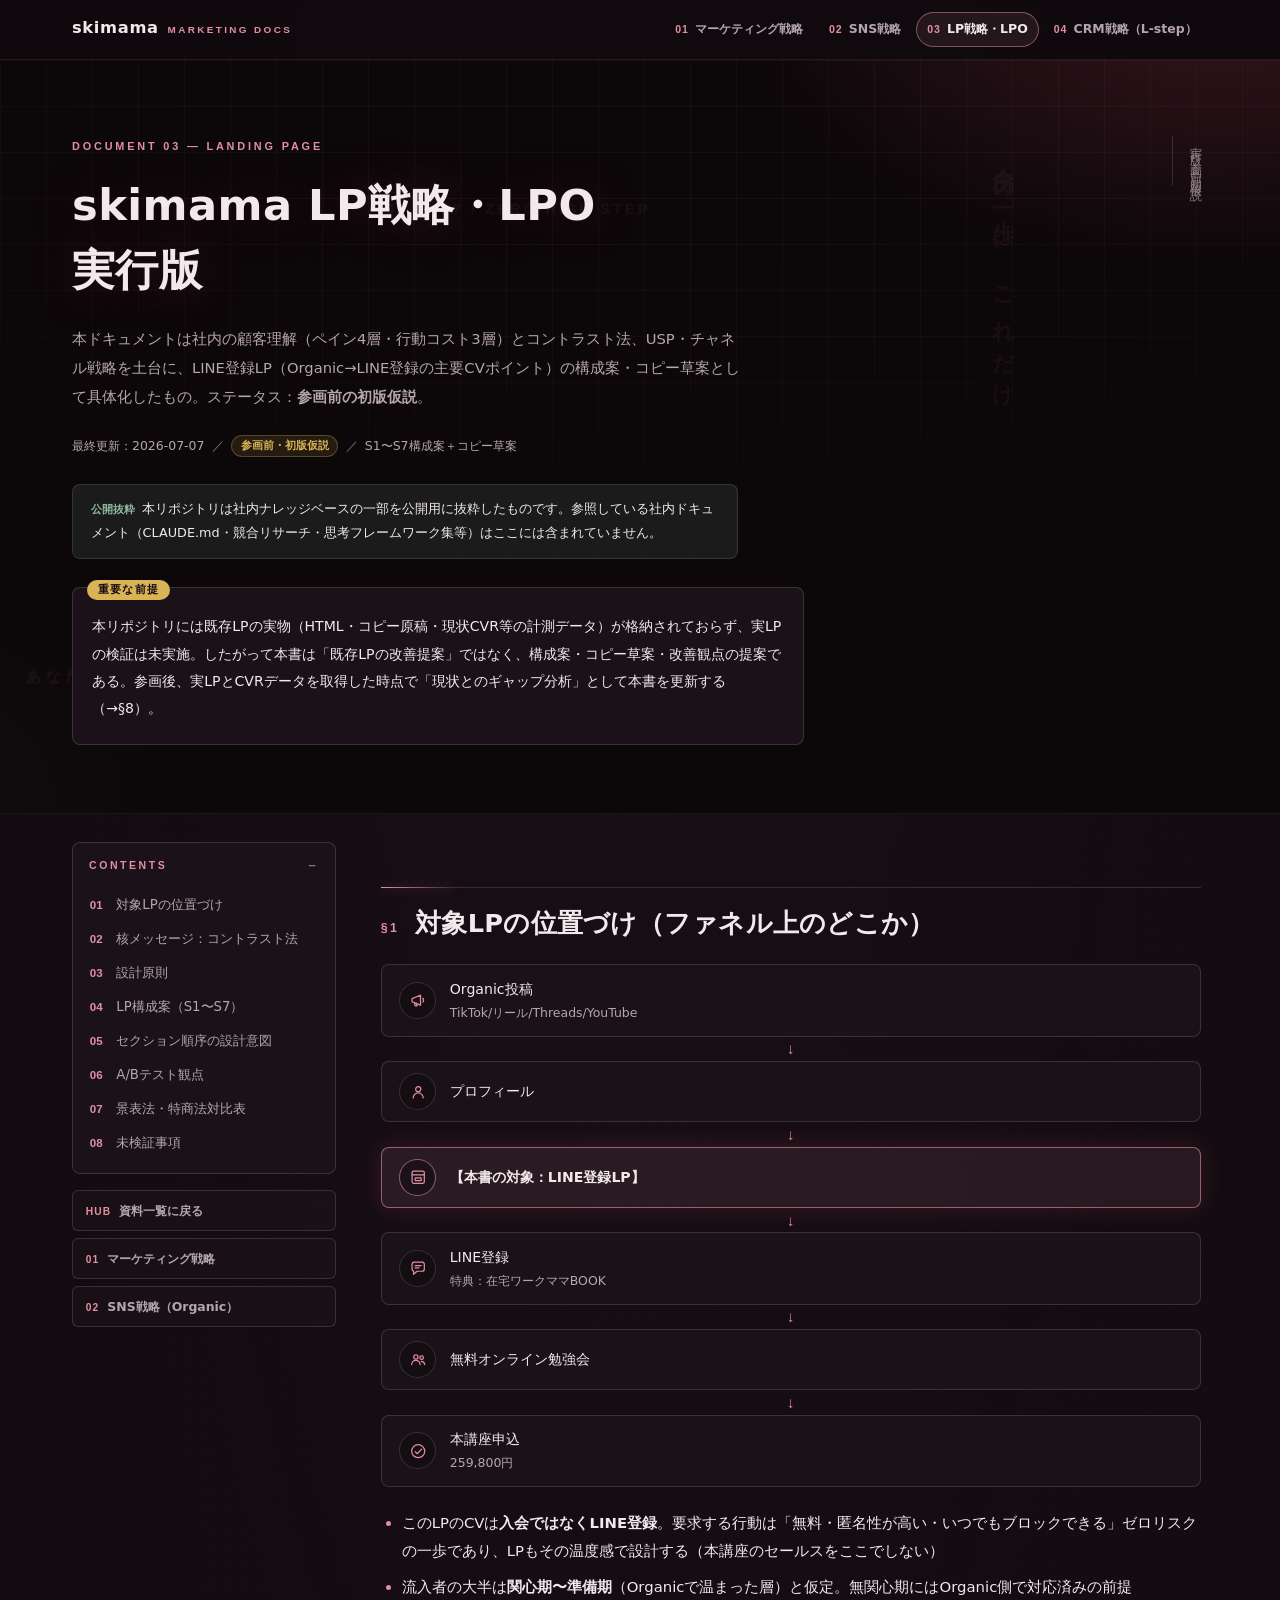
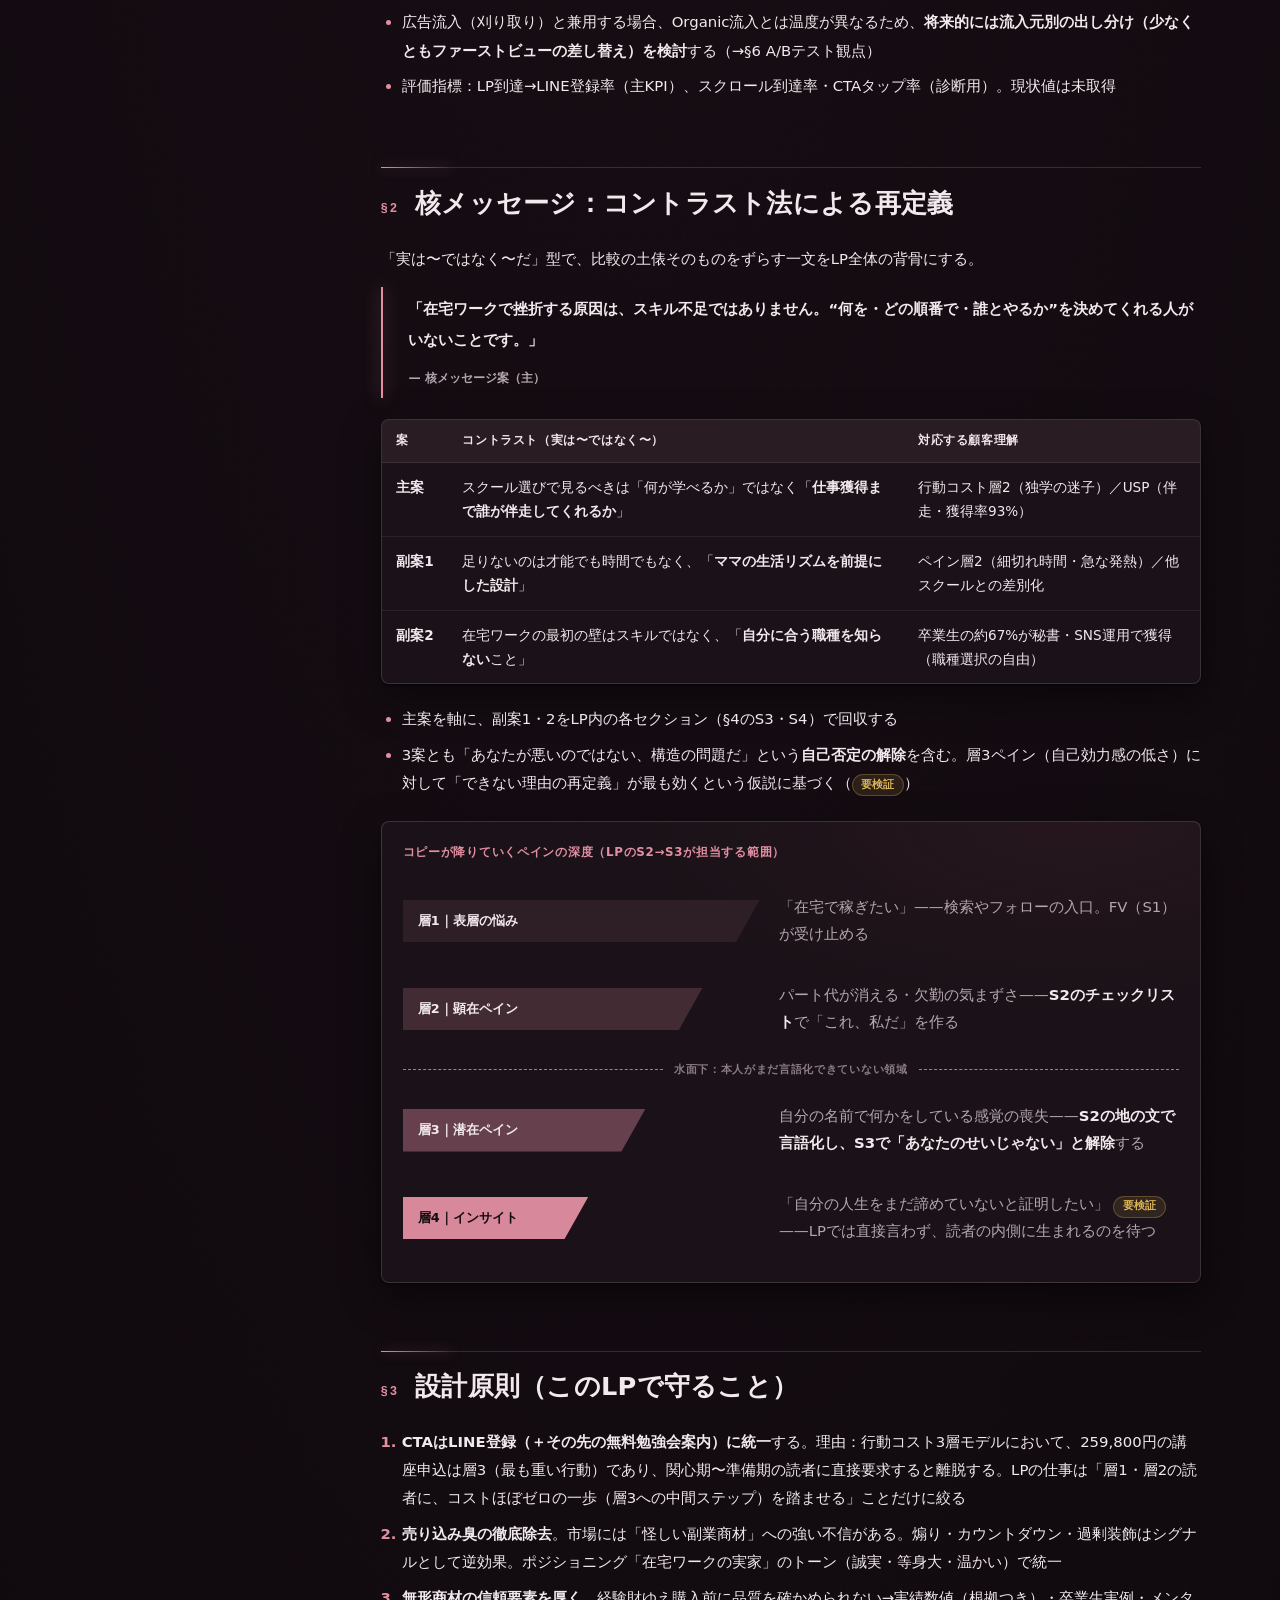
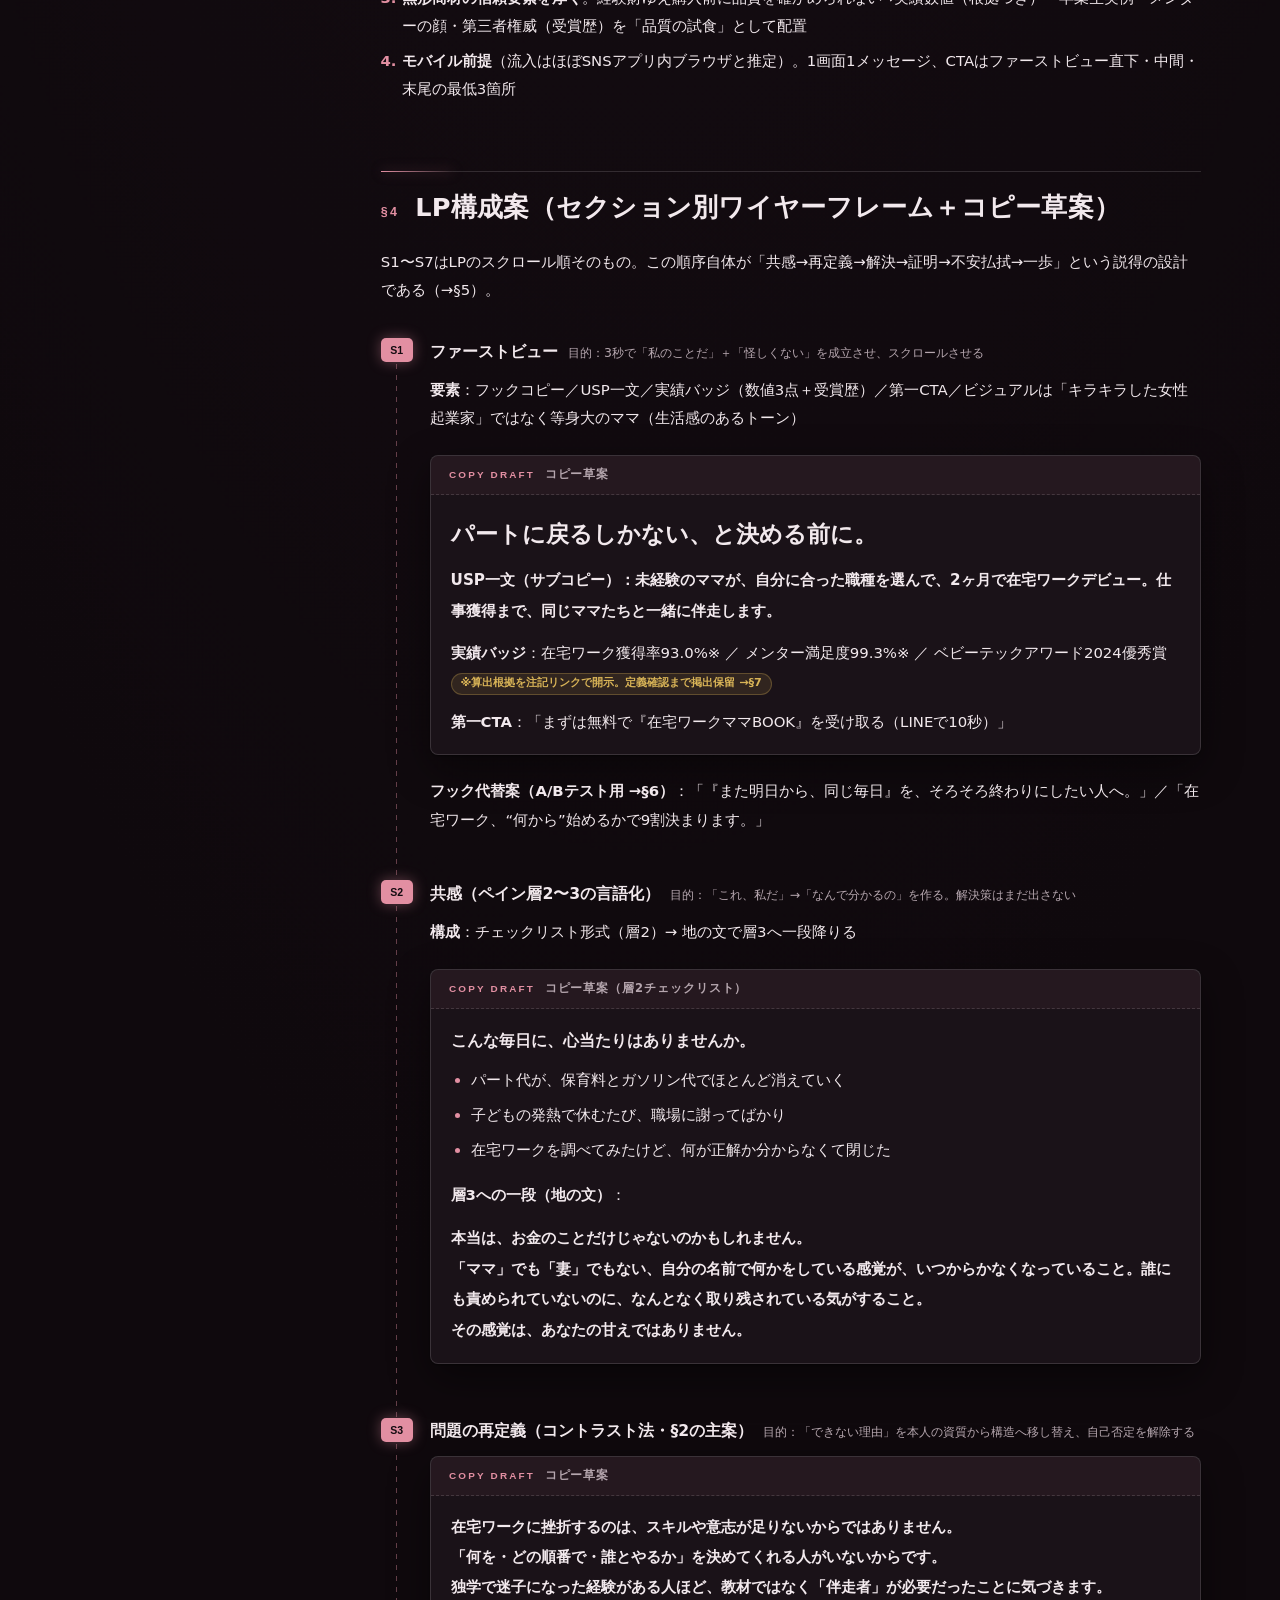
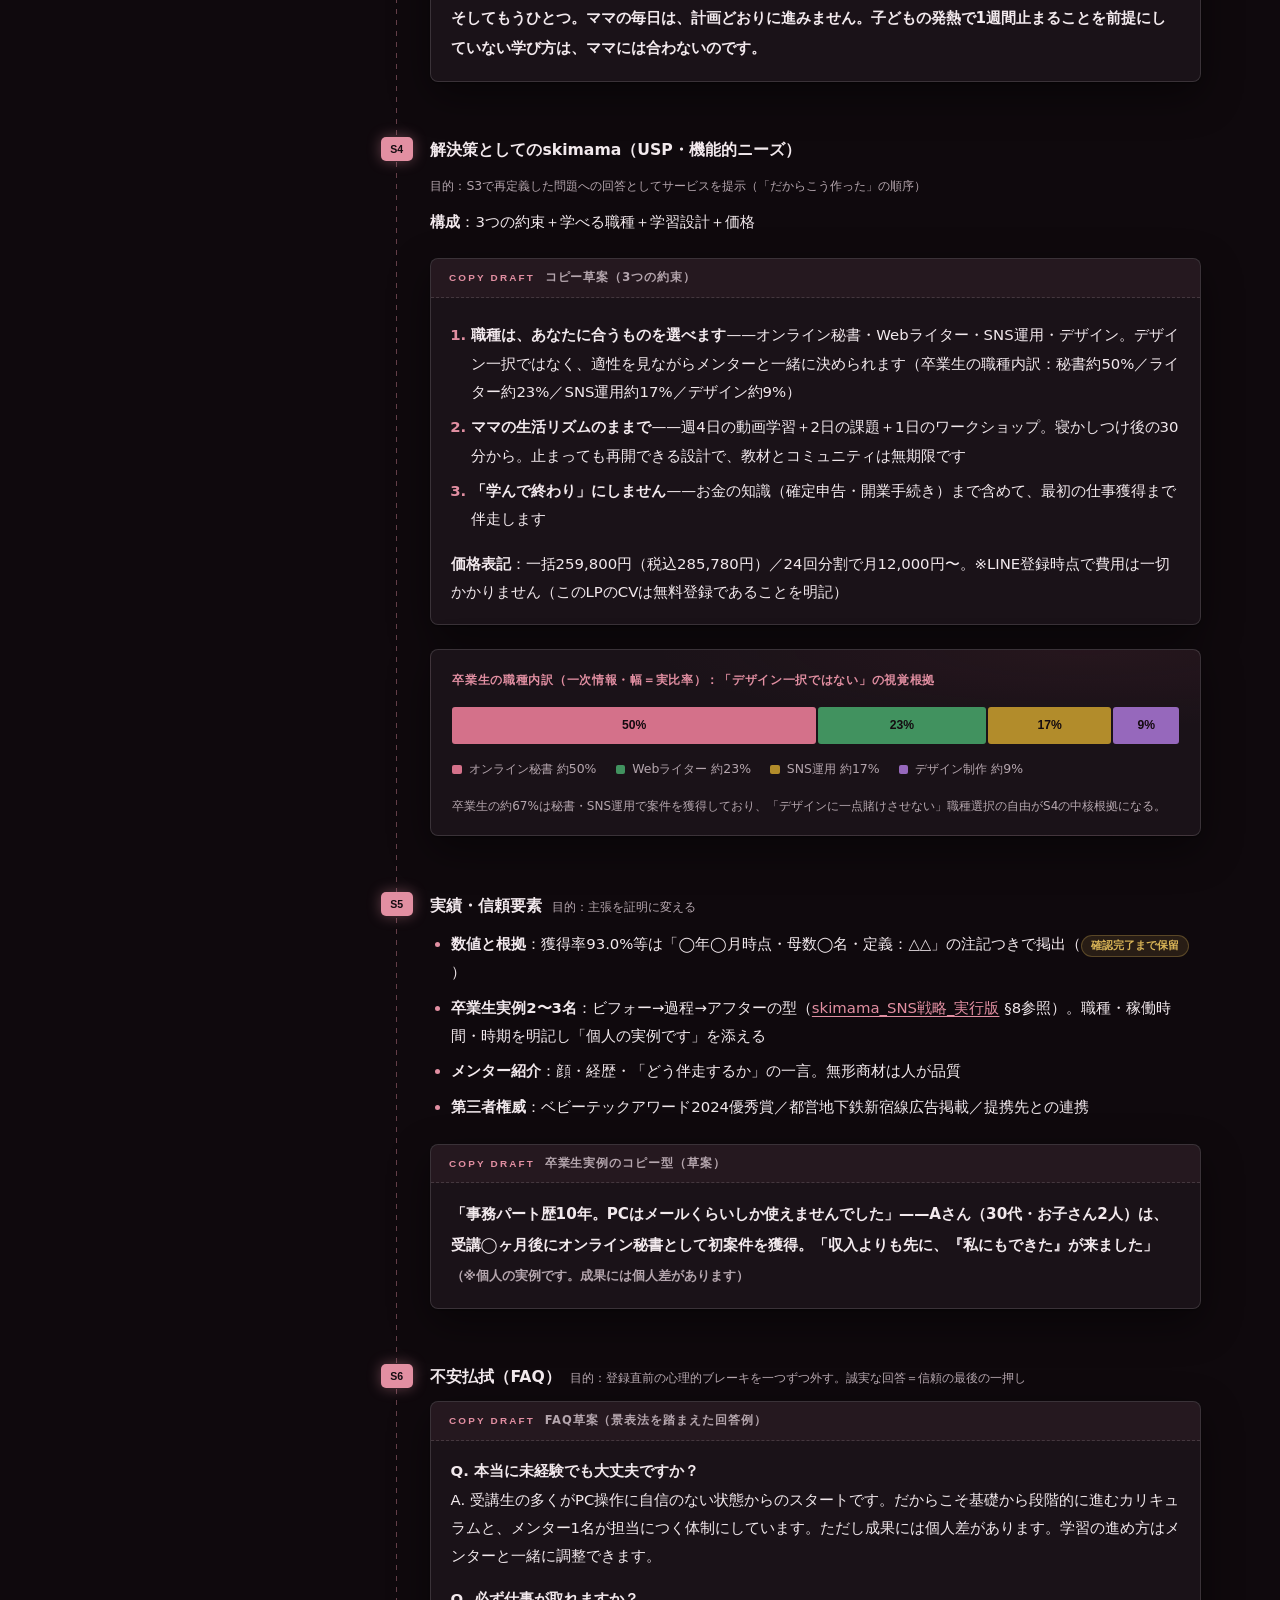
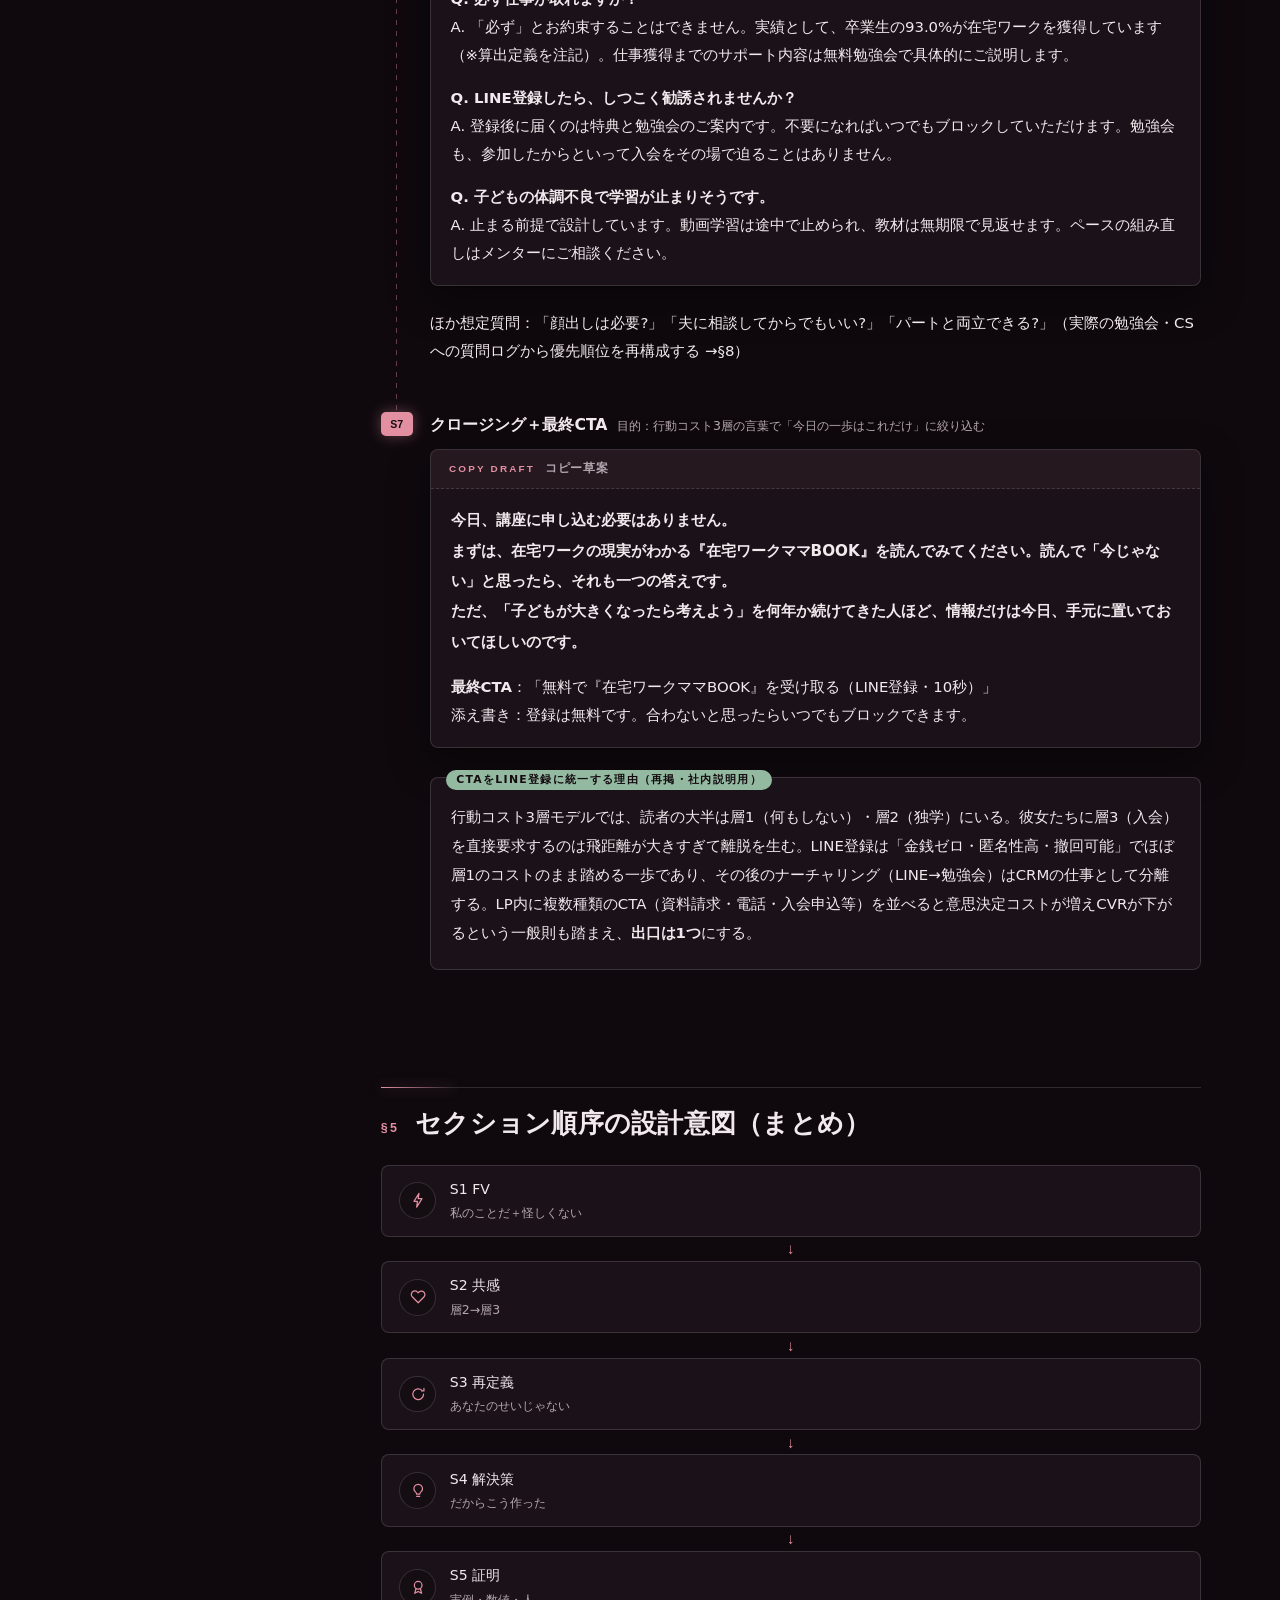
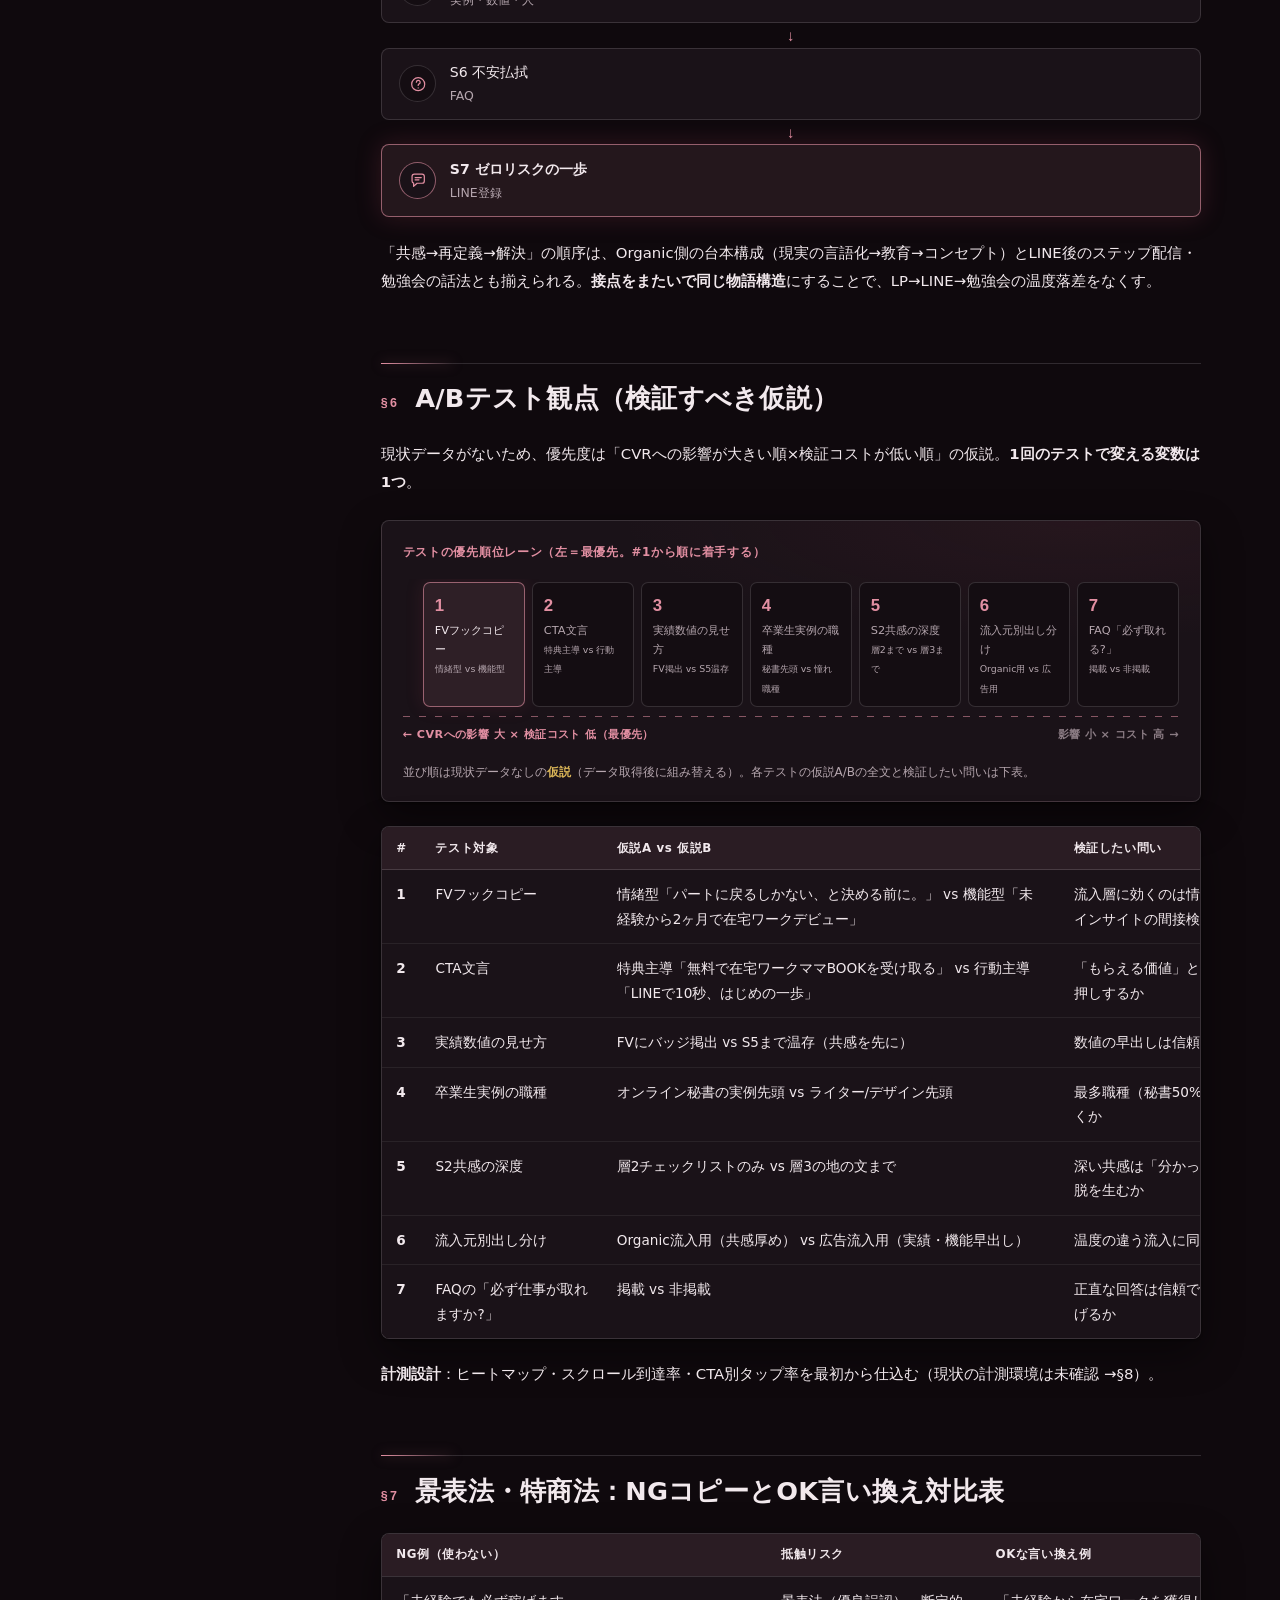
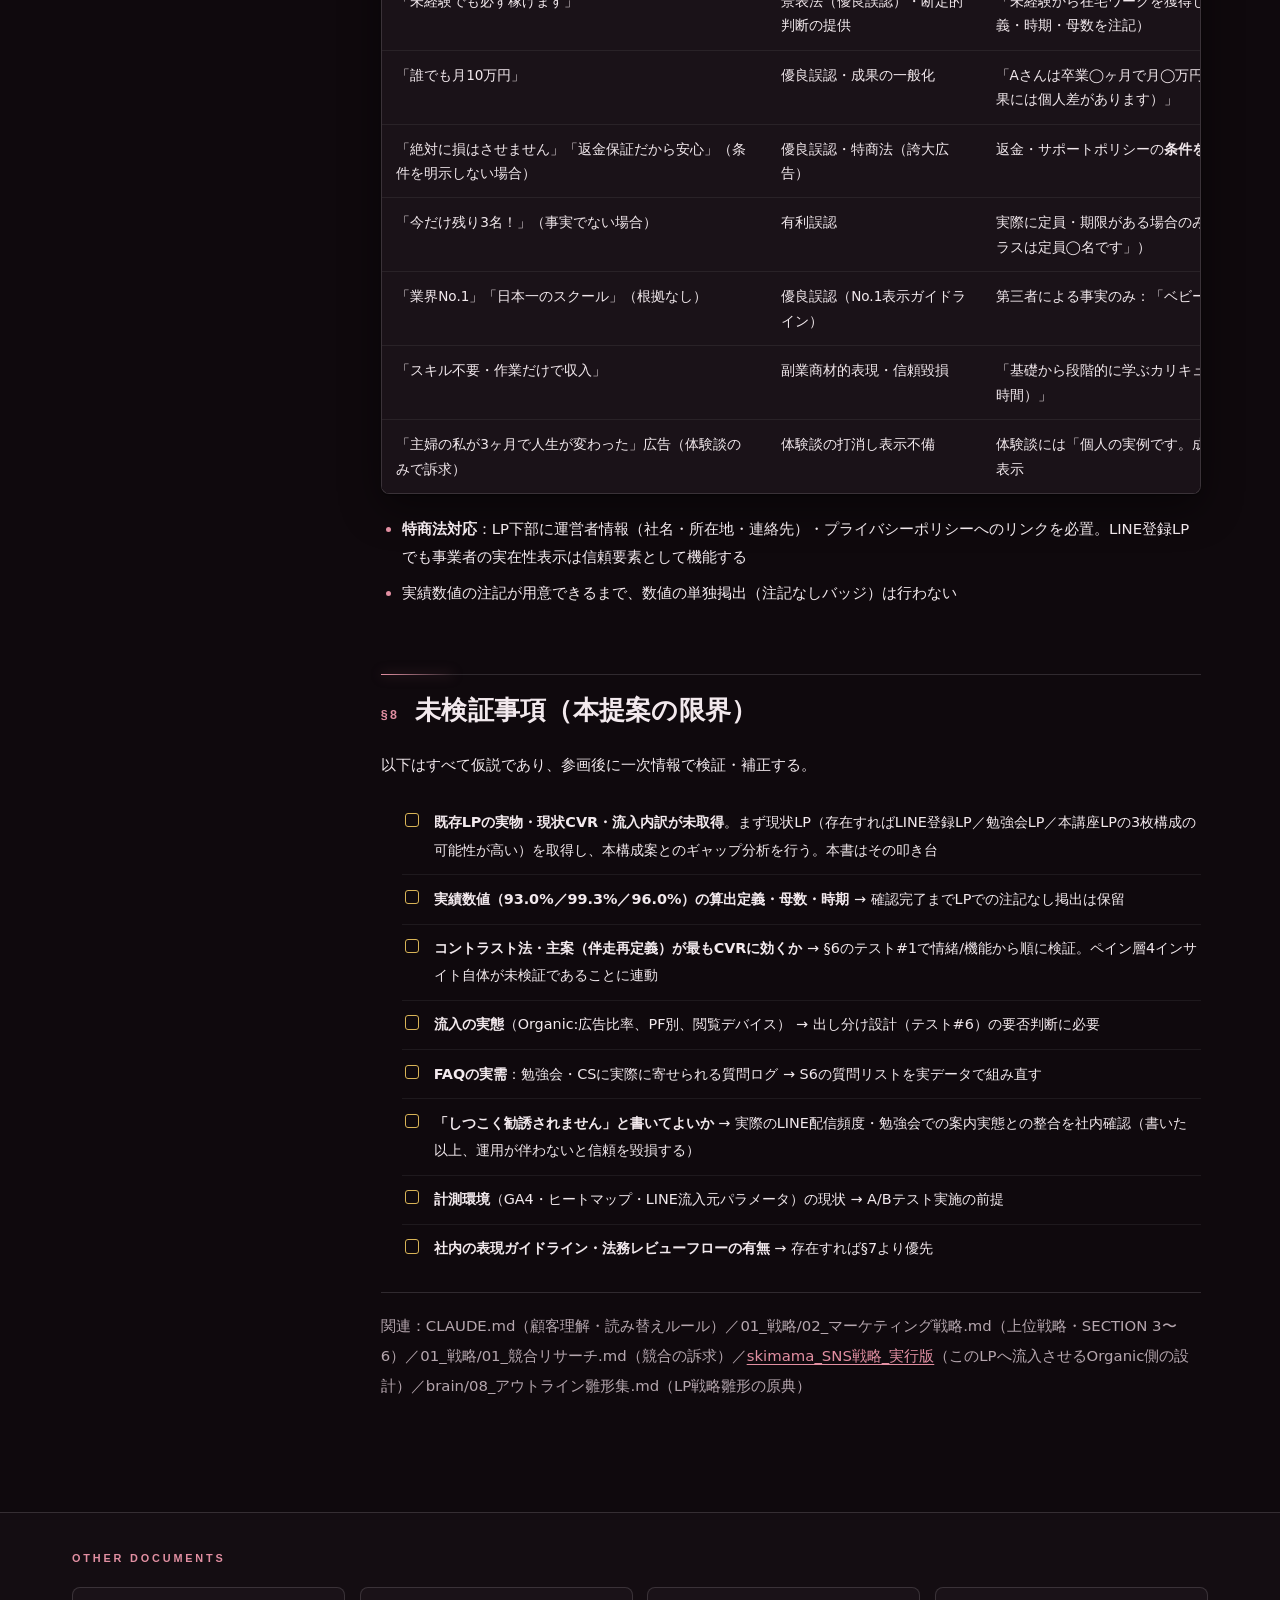
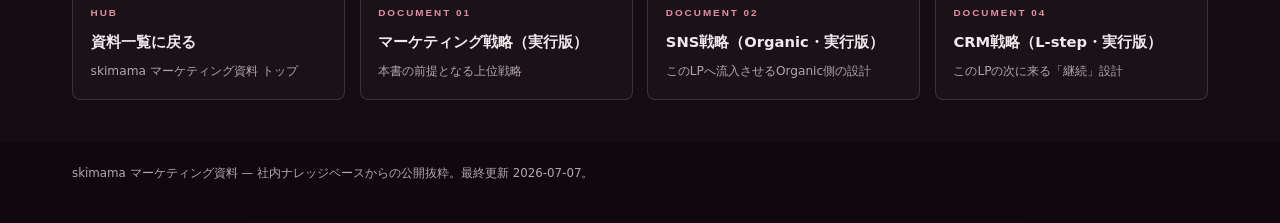
<file: skimama_LP戦略_実行版.html>
<!doctype html>
<html lang="ja">
<head>
<meta charset="utf-8">
<meta name="viewport" content="width=device-width, initial-scale=1">
<meta name="color-scheme" content="dark">
<title>skimama LP戦略・LPO｜実行版</title>
<meta name="description" content="skimamaのLP戦略・LPO（実行版）。LINE登録LPの構成案・コピー草案・A/Bテスト観点・景表法対応をまとめた公開資料。">
<link rel="stylesheet" href="style.css">
<script src="app.js" defer></script>
</head>
<body>
<a class="skip" href="#content">本文へスキップ</a>

<svg class="icon-defs" xmlns="http://www.w3.org/2000/svg" aria-hidden="true" focusable="false">
  <symbol id="i-megaphone" viewBox="0 0 24 24"><path d="M4 10v4l11 4.5v-13L4 10z"/><path d="M18 9.5a3.5 3.5 0 0 1 0 5"/><path d="M7 15l1 4.5h2.4l-.8-3.6"/></symbol>
  <symbol id="i-person" viewBox="0 0 24 24"><circle cx="12" cy="8" r="3.3"/><path d="M5.5 19.5a6.5 6.5 0 0 1 13 0"/></symbol>
  <symbol id="i-chat" viewBox="0 0 24 24"><path d="M4 7a3 3 0 0 1 3-3h10a3 3 0 0 1 3 3v6a3 3 0 0 1-3 3h-6.5L6 20v-4.2A3 3 0 0 1 4 13V7z"/><path d="M8 8.5h8M8 11.5h5"/></symbol>
  <symbol id="i-people" viewBox="0 0 24 24"><circle cx="9" cy="9" r="2.8"/><path d="M3.5 19a5.5 5.5 0 0 1 11 0"/><circle cx="16.5" cy="10" r="2.3"/><path d="M16 14.7a4.8 4.8 0 0 1 4.5 4.3"/></symbol>
  <symbol id="i-check" viewBox="0 0 24 24"><circle cx="12" cy="12" r="8.5"/><path d="M8 12.5l2.8 2.8L16.5 9.2"/></symbol>
  <symbol id="i-book" viewBox="0 0 24 24"><path d="M4 19.5V6a2 2 0 0 1 2-2h13.5v15.5H6.5A2.5 2.5 0 0 0 4 22v-2.5z"/><path d="M4 19.5A2.5 2.5 0 0 1 6.5 17h13"/><path d="M9 8h7"/></symbol>
  <symbol id="i-zap" viewBox="0 0 24 24"><path d="M13 3 6.5 13.5h4.5L10 21l7-11h-5l1-7z"/></symbol>
  <symbol id="i-bulb" viewBox="0 0 24 24"><path d="M8.4 14.2a5.6 5.6 0 1 1 7.2 0c-.9.8-1.4 1.6-1.6 2.8h-4c-.2-1.2-.7-2-1.6-2.8z"/><path d="M10 20h4"/></symbol>
  <symbol id="i-badge" viewBox="0 0 24 24"><circle cx="12" cy="9.5" r="5"/><path d="M9.2 13.7 7.5 20l4.5-2.4L16.5 20l-1.7-6.3"/></symbol>
  <symbol id="i-heart" viewBox="0 0 24 24"><path d="M20.8 8.6a4.6 4.6 0 0 0-7.8-3.3L12 6.3l-1-1a4.6 4.6 0 1 0-6.5 6.5l1 1 6.5 6.5 6.5-6.5 1-1a4.6 4.6 0 0 0 1.3-3.2z"/></symbol>
  <symbol id="i-refresh" viewBox="0 0 24 24"><path d="M19 12a7 7 0 1 1-2.1-5"/><path d="M19.5 4.5v3.2h-3.2"/></symbol>
  <symbol id="i-question" viewBox="0 0 24 24"><circle cx="12" cy="12" r="8.5"/><path d="M9.6 9.4a2.5 2.5 0 1 1 3.7 2.2c-.8.4-1.3.9-1.3 1.8v.3"/><path d="M12 16.9h0"/></symbol>
  <symbol id="i-layout" viewBox="0 0 24 24"><rect x="4" y="4" width="16" height="16" rx="2"/><path d="M4 9h16"/><rect x="8" y="13" width="8" height="3.5" rx="1"/></symbol>
</svg>

<header class="topbar">
  <div class="topbar-inner">
    <a class="brand" href="index.html">skimama <span class="en">Marketing Docs</span></a>
    <nav class="topbar-docs" aria-label="ドキュメント">
      <a href="skimama_マーケティング戦略_実行版.html"><i>01</i>マーケティング戦略</a>
      <a href="skimama_SNS戦略_実行版.html"><i>02</i>SNS戦略</a>
      <a href="skimama_LP戦略_実行版.html" aria-current="page"><i>03</i>LP戦略・LPO</a>
      <a href="skimama_CRM戦略_実行版.html"><i>04</i>CRM戦略（L-step）</a>
    </nav>
  </div>
</header>

<div class="doc-hero">
  <div class="amb" aria-hidden="true">
    <span class="v lg" style="top:12%;right:20%;">今日の一歩は、これだけ</span>
    <span style="bottom:16%;left:2%;">あなたのせいじゃない、構造の問題だ</span>
    <span class="num" style="top:18%;left:30%;">S1 — S7 / ZERO-RISK STEP</span>
  </div>
  <div class="doc-hero-inner hero-load">
    <span class="doc-vertical" aria-hidden="true">実行版・参画前初版仮説</span>
    <p class="kicker">Document 03 — Landing Page</p>
    <h1>skimama LP戦略・LPO<br>実行版</h1>
    <p class="doc-lede">本ドキュメントは社内の顧客理解（ペイン4層・行動コスト3層）とコントラスト法、USP・チャネル戦略を土台に、LINE登録LP（Organic→LINE登録の主要CVポイント）の構成案・コピー草案として具体化したもの。ステータス：<strong>参画前の初版仮説</strong>。</p>
    <div class="meta-row">
      <span>最終更新：2026-07-07</span><span class="sep">／</span>
      <span class="hypo">参画前・初版仮説</span><span class="sep">／</span>
      <span>S1〜S7構成案＋コピー草案</span>
    </div>
    <div class="notice">本リポジトリは社内ナレッジベースの一部を公開用に抜粋したものです。参照している社内ドキュメント（CLAUDE.md・競合リサーチ・思考フレームワーク集等）はここには含まれていません。</div>
    <div class="callout amber" style="max-width:52em;">
      <span class="co-label">重要な前提</span>
      <p>本リポジトリには既存LPの実物（HTML・コピー原稿・現状CVR等の計測データ）が格納されておらず、実LPの検証は未実施。したがって本書は「既存LPの改善提案」ではなく、構成案・コピー草案・改善観点の提案である。参画後、実LPとCVRデータを取得した時点で「現状とのギャップ分析」として本書を更新する（→§8）。</p>
    </div>
  </div>
</div>

<div class="layout">
  <aside class="rail">
    <details class="toc-box">
      <summary>Contents</summary>
      <nav class="toc" aria-label="目次">
        <a href="#s1"><b>01</b>対象LPの位置づけ</a>
        <a href="#s2"><b>02</b>核メッセージ：コントラスト法</a>
        <a href="#s3"><b>03</b>設計原則</a>
        <a href="#s4"><b>04</b>LP構成案（S1〜S7）</a>
        <a href="#s5"><b>05</b>セクション順序の設計意図</a>
        <a href="#s6"><b>06</b>A/Bテスト観点</a>
        <a href="#s7"><b>07</b>景表法・特商法対比表</a>
        <a href="#s8"><b>08</b>未検証事項</a>
      </nav>
    </details>
    <div class="rail-links">
      <a href="index.html"><i>HUB</i>資料一覧に戻る</a>
      <a href="skimama_マーケティング戦略_実行版.html"><i>01</i>マーケティング戦略</a>
      <a href="skimama_SNS戦略_実行版.html"><i>02</i>SNS戦略（Organic）</a>
    </div>
  </aside>

  <main id="content" class="content">

    <section class="sec fx" id="s1">
      <div class="sec-head"><span class="no">§1</span><h2>対象LPの位置づけ（ファネル上のどこか）</h2></div>
      <div class="flow">
        <div class="f-node has-ico"><span class="f-ico" aria-hidden="true"><svg class="ico"><use href="#i-megaphone"/></svg></span><div class="f-body">Organic投稿<span class="d">TikTok/リール/Threads/YouTube</span></div></div>
        <span class="f-arrow" aria-hidden="true">↓</span>
        <div class="f-node has-ico"><span class="f-ico" aria-hidden="true"><svg class="ico"><use href="#i-person"/></svg></span><div class="f-body">プロフィール</div></div>
        <span class="f-arrow" aria-hidden="true">↓</span>
        <div class="f-node hot has-ico"><span class="f-ico" aria-hidden="true"><svg class="ico"><use href="#i-layout"/></svg></span><div class="f-body">【本書の対象：LINE登録LP】</div></div>
        <span class="f-arrow" aria-hidden="true">↓</span>
        <div class="f-node has-ico"><span class="f-ico" aria-hidden="true"><svg class="ico"><use href="#i-chat"/></svg></span><div class="f-body">LINE登録<span class="d">特典：在宅ワークママBOOK</span></div></div>
        <span class="f-arrow" aria-hidden="true">↓</span>
        <div class="f-node has-ico"><span class="f-ico" aria-hidden="true"><svg class="ico"><use href="#i-people"/></svg></span><div class="f-body">無料オンライン勉強会</div></div>
        <span class="f-arrow" aria-hidden="true">↓</span>
        <div class="f-node has-ico"><span class="f-ico" aria-hidden="true"><svg class="ico"><use href="#i-check"/></svg></span><div class="f-body">本講座申込<span class="d">259,800円</span></div></div>
      </div>
      <ul>
        <li>このLPのCVは<strong>入会ではなくLINE登録</strong>。要求する行動は「無料・匿名性が高い・いつでもブロックできる」ゼロリスクの一歩であり、LPもその温度感で設計する（本講座のセールスをここでしない）</li>
        <li>流入者の大半は<strong>関心期〜準備期</strong>（Organicで温まった層）と仮定。無関心期にはOrganic側で対応済みの前提</li>
        <li>広告流入（刈り取り）と兼用する場合、Organic流入とは温度が異なるため、<strong>将来的には流入元別の出し分け（少なくともファーストビューの差し替え）を検討</strong>する（→§6 A/Bテスト観点）</li>
        <li>評価指標：LP到達→LINE登録率（主KPI）、スクロール到達率・CTAタップ率（診断用）。現状値は未取得</li>
      </ul>
    </section>

    <section class="sec fx" id="s2">
      <div class="sec-head"><span class="no">§2</span><h2>核メッセージ：コントラスト法による再定義</h2></div>
      <p>「実は〜ではなく〜だ」型で、比較の土俵そのものをずらす一文をLP全体の背骨にする。</p>
      <p class="pull">「在宅ワークで挫折する原因は、スキル不足ではありません。<strong>“何を・どの順番で・誰とやるか”を決めてくれる人がいない</strong>ことです。」<span class="src">— 核メッセージ案（主）</span></p>
      <div class="twrap mid">
        <table>
          <thead>
            <tr><th>案</th><th>コントラスト（実は〜ではなく〜）</th><th>対応する顧客理解</th></tr>
          </thead>
          <tbody>
            <tr><td class="rowh">主案</td><td>スクール選びで見るべきは「何が学べるか」ではなく「<strong>仕事獲得まで誰が伴走してくれるか</strong>」</td><td>行動コスト層2（独学の迷子）／USP（伴走・獲得率93%）</td></tr>
            <tr><td class="rowh">副案1</td><td>足りないのは才能でも時間でもなく、「<strong>ママの生活リズムを前提にした設計</strong>」</td><td>ペイン層2（細切れ時間・急な発熱）／他スクールとの差別化</td></tr>
            <tr><td class="rowh">副案2</td><td>在宅ワークの最初の壁はスキルではなく、「<strong>自分に合う職種を知らない</strong>こと」</td><td>卒業生の約67%が秘書・SNS運用で獲得（職種選択の自由）</td></tr>
          </tbody>
        </table>
      </div>
      <ul>
        <li>主案を軸に、副案1・2をLP内の各セクション（§4のS3・S4）で回収する</li>
        <li>3案とも「あなたが悪いのではない、構造の問題だ」という<strong>自己否定の解除</strong>を含む。層3ペイン（自己効力感の低さ）に対して「できない理由の再定義」が最も効くという仮説に基づく（<span class="hypo">要検証</span>）</li>
      </ul>

      <figure class="fig">
        <figcaption class="fig-cap">コピーが降りていくペインの深度（LPのS2→S3が担当する範囲）</figcaption>
        <div class="pain-depth" role="img" aria-label="ペインの4層構造。層1は表層の悩み、層2は顕在ペインで、ここまでが本人の言語化できる領域。S2のチェックリストは層2を扱う。水面下の層3は潜在ペインでS2の地の文からS3の再定義が担当。最深部の層4インサイトはLPでは直接言わない。">
          <div class="pd-row">
            <div class="pd-band d1"><span class="pd-tag">層1｜表層の悩み</span></div>
            <p class="pd-txt">「在宅で稼ぎたい」——検索やフォローの入口。FV（S1）が受け止める</p>
          </div>
          <div class="pd-row">
            <div class="pd-band d2"><span class="pd-tag">層2｜顕在ペイン</span></div>
            <p class="pd-txt">パート代が消える・欠勤の気まずさ——<b>S2のチェックリスト</b>で「これ、私だ」を作る</p>
          </div>
          <div class="pd-water" aria-hidden="true">水面下：本人がまだ言語化できていない領域</div>
          <div class="pd-row">
            <div class="pd-band d3"><span class="pd-tag">層3｜潜在ペイン</span></div>
            <p class="pd-txt">自分の名前で何かをしている感覚の喪失——<b>S2の地の文で言語化し、S3で「あなたのせいじゃない」と解除</b>する</p>
          </div>
          <div class="pd-row">
            <div class="pd-band d4"><span class="pd-tag">層4｜インサイト</span></div>
            <p class="pd-txt">「自分の人生をまだ諦めていないと証明したい」<span class="hypo" style="margin-left:0.4em;">要検証</span>——LPでは直接言わず、読者の内側に生まれるのを待つ</p>
          </div>
        </div>
      </figure>
    </section>

    <section class="sec fx" id="s3">
      <div class="sec-head"><span class="no">§3</span><h2>設計原則（このLPで守ること）</h2></div>
      <ol>
        <li><strong>CTAはLINE登録（＋その先の無料勉強会案内）に統一</strong>する。理由：行動コスト3層モデルにおいて、259,800円の講座申込は層3（最も重い行動）であり、関心期〜準備期の読者に直接要求すると離脱する。LPの仕事は「層1・層2の読者に、コストほぼゼロの一歩（層3への中間ステップ）を踏ませる」ことだけに絞る</li>
        <li><strong>売り込み臭の徹底除去</strong>。市場には「怪しい副業商材」への強い不信がある。煽り・カウントダウン・過剰装飾はシグナルとして逆効果。ポジショニング「在宅ワークの実家」のトーン（誠実・等身大・温かい）で統一</li>
        <li><strong>無形商材の信頼要素を厚く</strong>。経験財ゆえ購入前に品質を確かめられない→実績数値（根拠つき）・卒業生実例・メンターの顔・第三者権威（受賞歴）を「品質の試食」として配置</li>
        <li><strong>モバイル前提</strong>（流入はほぼSNSアプリ内ブラウザと推定）。1画面1メッセージ、CTAはファーストビュー直下・中間・末尾の最低3箇所</li>
      </ol>
    </section>

    <section class="sec fx" id="s4">
      <div class="sec-head"><span class="no">§4</span><h2>LP構成案（セクション別ワイヤーフレーム＋コピー草案）</h2></div>
      <p>S1〜S7はLPのスクロール順そのもの。この順序自体が「共感→再定義→解決→証明→不安払拭→一歩」という説得の設計である（→§5）。</p>

      <div class="steps" style="margin-top:2rem;">

        <div class="step lp">
          <span class="step-no" aria-hidden="true">S1</span>
          <p class="step-title">ファーストビュー<span class="aim">目的：3秒で「私のことだ」＋「怪しくない」を成立させ、スクロールさせる</span></p>
          <div class="step-body">
            <p><strong>要素</strong>：フックコピー／USP一文／実績バッジ（数値3点＋受賞歴）／第一CTA／ビジュアルは「キラキラした女性起業家」ではなく等身大のママ（生活感のあるトーン）</p>
            <div class="draft">
              <div class="draft-label">Copy Draft<span class="ja">コピー草案</span></div>
              <div class="draft-body">
                <p class="copy big">パートに戻るしかない、と決める前に。</p>
                <p class="copy" style="font-size:0.95rem;"><strong>USP一文（サブコピー）</strong>：未経験のママが、自分に合った職種を選んで、2ヶ月で在宅ワークデビュー。仕事獲得まで、同じママたちと一緒に伴走します。</p>
                <p style="margin:0.8rem 0 0.3rem;"><strong>実績バッジ</strong>：在宅ワーク獲得率93.0%※ ／ メンター満足度99.3%※ ／ ベビーテックアワード2024優秀賞<br><span class="hypo">※算出根拠を注記リンクで開示。定義確認まで掲出保留 →§7</span></p>
                <p style="margin:0.8rem 0 0;"><strong>第一CTA</strong>：「まずは無料で『在宅ワークママBOOK』を受け取る（LINEで10秒）」</p>
              </div>
            </div>
            <p><strong>フック代替案（A/Bテスト用 →§6）</strong>：「『また明日から、同じ毎日』を、そろそろ終わりにしたい人へ。」／「在宅ワーク、“何から”始めるかで9割決まります。」</p>
          </div>
        </div>

        <div class="step lp">
          <span class="step-no" aria-hidden="true">S2</span>
          <p class="step-title">共感（ペイン層2〜3の言語化）<span class="aim">目的：「これ、私だ」→「なんで分かるの」を作る。解決策はまだ出さない</span></p>
          <div class="step-body">
            <p><strong>構成</strong>：チェックリスト形式（層2）→ 地の文で層3へ一段降りる</p>
            <div class="draft">
              <div class="draft-label">Copy Draft<span class="ja">コピー草案（層2チェックリスト）</span></div>
              <div class="draft-body">
                <p class="copy" style="font-size:0.98rem;">こんな毎日に、心当たりはありませんか。</p>
                <ul>
                  <li>パート代が、保育料とガソリン代でほとんど消えていく</li>
                  <li>子どもの発熱で休むたび、職場に謝ってばかり</li>
                  <li>在宅ワークを調べてみたけど、何が正解か分からなくて閉じた</li>
                </ul>
                <p style="margin-top:1rem;"><strong>層3への一段（地の文）</strong>：</p>
                <p class="copy" style="font-size:0.95rem;">本当は、お金のことだけじゃないのかもしれません。<br>「ママ」でも「妻」でもない、自分の名前で何かをしている感覚が、いつからかなくなっていること。誰にも責められていないのに、なんとなく取り残されている気がすること。<br>その感覚は、あなたの甘えではありません。</p>
              </div>
            </div>
          </div>
        </div>

        <div class="step lp">
          <span class="step-no" aria-hidden="true">S3</span>
          <p class="step-title">問題の再定義（コントラスト法・§2の主案）<span class="aim">目的：「できない理由」を本人の資質から構造へ移し替え、自己否定を解除する</span></p>
          <div class="step-body">
            <div class="draft">
              <div class="draft-label">Copy Draft<span class="ja">コピー草案</span></div>
              <div class="draft-body">
                <p class="copy" style="font-size:0.95rem;">在宅ワークに挫折するのは、スキルや意志が足りないからではありません。<br><strong>「何を・どの順番で・誰とやるか」を決めてくれる人がいない</strong>からです。<br>独学で迷子になった経験がある人ほど、教材ではなく「伴走者」が必要だったことに気づきます。<br>そしてもうひとつ。ママの毎日は、計画どおりに進みません。子どもの発熱で1週間止まることを<strong>前提にしていない学び方</strong>は、ママには合わないのです。</p>
              </div>
            </div>
          </div>
        </div>

        <div class="step lp">
          <span class="step-no" aria-hidden="true">S4</span>
          <p class="step-title">解決策としてのskimama（USP・機能的ニーズ）<span class="aim">目的：S3で再定義した問題への回答としてサービスを提示（「だからこう作った」の順序）</span></p>
          <div class="step-body">
            <p><strong>構成</strong>：3つの約束＋学べる職種＋学習設計＋価格</p>
            <div class="draft">
              <div class="draft-label">Copy Draft<span class="ja">コピー草案（3つの約束）</span></div>
              <div class="draft-body">
                <ol>
                  <li><strong>職種は、あなたに合うものを選べます</strong>——オンライン秘書・Webライター・SNS運用・デザイン。デザイン一択ではなく、適性を見ながらメンターと一緒に決められます（卒業生の職種内訳：秘書約50%／ライター約23%／SNS運用約17%／デザイン約9%）</li>
                  <li><strong>ママの生活リズムのままで</strong>——週4日の動画学習＋2日の課題＋1日のワークショップ。寝かしつけ後の30分から。止まっても再開できる設計で、教材とコミュニティは無期限です</li>
                  <li><strong>「学んで終わり」にしません</strong>——お金の知識（確定申告・開業手続き）まで含めて、最初の仕事獲得まで伴走します</li>
                </ol>
                <p style="margin-top:1rem;"><strong>価格表記</strong>：一括259,800円（税込285,780円）／24回分割で月12,000円〜。※LINE登録時点で費用は一切かかりません（このLPのCVは無料登録であることを明記）</p>
              </div>
            </div>
            <figure class="fig">
              <figcaption class="fig-cap">卒業生の職種内訳（一次情報・幅＝実比率）：「デザイン一択ではない」の視覚根拠</figcaption>
              <div class="mixbar" role="img" aria-label="卒業生の職種内訳。オンライン秘書 約50パーセント、Webライター 約23パーセント、SNS運用（Instagram運用代行）約17パーセント、デザイン制作 約9パーセント。">
                <div class="track" aria-hidden="true">
                  <span class="seg c1" style="flex:50">50%</span>
                  <span class="seg c2" style="flex:23">23%</span>
                  <span class="seg c3" style="flex:17">17%</span>
                  <span class="seg c4" style="flex:9">9%</span>
                </div>
              </div>
              <div class="chart-legend" aria-hidden="true">
                <span class="li"><span class="sw c1"></span>オンライン秘書 約50%</span>
                <span class="li"><span class="sw c2"></span>Webライター 約23%</span>
                <span class="li"><span class="sw c3"></span>SNS運用 約17%</span>
                <span class="li"><span class="sw c4"></span>デザイン制作 約9%</span>
              </div>
              <p class="fig-note">卒業生の約67%は秘書・SNS運用で案件を獲得しており、「デザインに一点賭けさせない」職種選択の自由がS4の中核根拠になる。</p>
            </figure>
          </div>
        </div>

        <div class="step lp">
          <span class="step-no" aria-hidden="true">S5</span>
          <p class="step-title">実績・信頼要素<span class="aim">目的：主張を証明に変える</span></p>
          <div class="step-body">
            <ul>
              <li><strong>数値と根拠</strong>：獲得率93.0%等は「◯年◯月時点・母数◯名・定義：△△」の注記つきで掲出（<span class="hypo">確認完了まで保留</span>）</li>
              <li><strong>卒業生実例2〜3名</strong>：ビフォー→過程→アフターの型（<a href="skimama_SNS戦略_実行版.html">skimama_SNS戦略_実行版</a> §8参照）。職種・稼働時間・時期を明記し「個人の実例です」を添える</li>
              <li><strong>メンター紹介</strong>：顔・経歴・「どう伴走するか」の一言。無形商材は人が品質</li>
              <li><strong>第三者権威</strong>：ベビーテックアワード2024優秀賞／都営地下鉄新宿線広告掲載／提携先との連携</li>
            </ul>
            <div class="draft">
              <div class="draft-label">Copy Draft<span class="ja">卒業生実例のコピー型（草案）</span></div>
              <div class="draft-body">
                <p class="copy" style="font-size:0.95rem;">「事務パート歴10年。PCはメールくらいしか使えませんでした」——Aさん（30代・お子さん2人）は、受講◯ヶ月後にオンライン秘書として初案件を獲得。「収入よりも先に、『私にもできた』が来ました」<br><small>（※個人の実例です。成果には個人差があります）</small></p>
              </div>
            </div>
          </div>
        </div>

        <div class="step lp">
          <span class="step-no" aria-hidden="true">S6</span>
          <p class="step-title">不安払拭（FAQ）<span class="aim">目的：登録直前の心理的ブレーキを一つずつ外す。誠実な回答＝信頼の最後の一押し</span></p>
          <div class="step-body">
            <div class="draft">
              <div class="draft-label">Copy Draft<span class="ja">FAQ草案（景表法を踏まえた回答例）</span></div>
              <div class="draft-body">
                <p><strong>Q. 本当に未経験でも大丈夫ですか？</strong><br>A. 受講生の多くがPC操作に自信のない状態からのスタートです。だからこそ基礎から段階的に進むカリキュラムと、メンター1名が担当につく体制にしています。ただし成果には個人差があります。学習の進め方はメンターと一緒に調整できます。</p>
                <p><strong>Q. 必ず仕事が取れますか？</strong><br>A. 「必ず」とお約束することはできません。実績として、卒業生の93.0%が在宅ワークを獲得しています（※算出定義を注記）。仕事獲得までのサポート内容は無料勉強会で具体的にご説明します。</p>
                <p><strong>Q. LINE登録したら、しつこく勧誘されませんか？</strong><br>A. 登録後に届くのは特典と勉強会のご案内です。不要になればいつでもブロックしていただけます。勉強会も、参加したからといって入会をその場で迫ることはありません。</p>
                <p><strong>Q. 子どもの体調不良で学習が止まりそうです。</strong><br>A. 止まる前提で設計しています。動画学習は途中で止められ、教材は無期限で見返せます。ペースの組み直しはメンターにご相談ください。</p>
              </div>
            </div>
            <p>ほか想定質問：「顔出しは必要?」「夫に相談してからでもいい?」「パートと両立できる?」（実際の勉強会・CSへの質問ログから優先順位を再構成する →§8）</p>
          </div>
        </div>

        <div class="step lp">
          <span class="step-no" aria-hidden="true">S7</span>
          <p class="step-title">クロージング＋最終CTA<span class="aim">目的：行動コスト3層の言葉で「今日の一歩はこれだけ」に絞り込む</span></p>
          <div class="step-body">
            <div class="draft">
              <div class="draft-label">Copy Draft<span class="ja">コピー草案</span></div>
              <div class="draft-body">
                <p class="copy" style="font-size:0.95rem;">今日、講座に申し込む必要はありません。<br>まずは、在宅ワークの現実がわかる『在宅ワークママBOOK』を読んでみてください。読んで「今じゃない」と思ったら、それも一つの答えです。<br>ただ、「子どもが大きくなったら考えよう」を何年か続けてきた人ほど、<strong>情報だけは今日、手元に置いておいてほしい</strong>のです。</p>
                <p style="margin-top:1rem;"><strong>最終CTA</strong>：「無料で『在宅ワークママBOOK』を受け取る（LINE登録・10秒）」<br>添え書き：登録は無料です。合わないと思ったらいつでもブロックできます。</p>
              </div>
            </div>
            <div class="callout">
              <span class="co-label">CTAをLINE登録に統一する理由（再掲・社内説明用）</span>
              <p>行動コスト3層モデルでは、読者の大半は層1（何もしない）・層2（独学）にいる。彼女たちに層3（入会）を直接要求するのは飛距離が大きすぎて離脱を生む。LINE登録は「金銭ゼロ・匿名性高・撤回可能」でほぼ層1のコストのまま踏める一歩であり、その後のナーチャリング（LINE→勉強会）はCRMの仕事として分離する。LP内に複数種類のCTA（資料請求・電話・入会申込等）を並べると意思決定コストが増えCVRが下がるという一般則も踏まえ、<strong>出口は1つ</strong>にする。</p>
            </div>
          </div>
        </div>

      </div>
    </section>

    <section class="sec fx" id="s5">
      <div class="sec-head"><span class="no">§5</span><h2>セクション順序の設計意図（まとめ）</h2></div>
      <div class="flow">
        <div class="f-node has-ico"><span class="f-ico" aria-hidden="true"><svg class="ico"><use href="#i-zap"/></svg></span><div class="f-body">S1 FV<span class="d">私のことだ＋怪しくない</span></div></div>
        <span class="f-arrow" aria-hidden="true">↓</span>
        <div class="f-node has-ico"><span class="f-ico" aria-hidden="true"><svg class="ico"><use href="#i-heart"/></svg></span><div class="f-body">S2 共感<span class="d">層2→層3</span></div></div>
        <span class="f-arrow" aria-hidden="true">↓</span>
        <div class="f-node has-ico"><span class="f-ico" aria-hidden="true"><svg class="ico"><use href="#i-refresh"/></svg></span><div class="f-body">S3 再定義<span class="d">あなたのせいじゃない</span></div></div>
        <span class="f-arrow" aria-hidden="true">↓</span>
        <div class="f-node has-ico"><span class="f-ico" aria-hidden="true"><svg class="ico"><use href="#i-bulb"/></svg></span><div class="f-body">S4 解決策<span class="d">だからこう作った</span></div></div>
        <span class="f-arrow" aria-hidden="true">↓</span>
        <div class="f-node has-ico"><span class="f-ico" aria-hidden="true"><svg class="ico"><use href="#i-badge"/></svg></span><div class="f-body">S5 証明<span class="d">実例・数値・人</span></div></div>
        <span class="f-arrow" aria-hidden="true">↓</span>
        <div class="f-node has-ico"><span class="f-ico" aria-hidden="true"><svg class="ico"><use href="#i-question"/></svg></span><div class="f-body">S6 不安払拭<span class="d">FAQ</span></div></div>
        <span class="f-arrow" aria-hidden="true">↓</span>
        <div class="f-node hot has-ico"><span class="f-ico" aria-hidden="true"><svg class="ico"><use href="#i-chat"/></svg></span><div class="f-body">S7 ゼロリスクの一歩<span class="d">LINE登録</span></div></div>
      </div>
      <p>「共感→再定義→解決」の順序は、Organic側の台本構成（現実の言語化→教育→コンセプト）とLINE後のステップ配信・勉強会の話法とも揃えられる。<strong>接点をまたいで同じ物語構造</strong>にすることで、LP→LINE→勉強会の温度落差をなくす。</p>
    </section>

    <section class="sec fx" id="s6">
      <div class="sec-head"><span class="no">§6</span><h2>A/Bテスト観点（検証すべき仮説）</h2></div>
      <p>現状データがないため、優先度は「CVRへの影響が大きい順×検証コストが低い順」の仮説。<strong>1回のテストで変える変数は1つ</strong>。</p>
      <figure class="fig">
        <figcaption class="fig-cap">テストの優先順位レーン（左＝最優先。#1から順に着手する）</figcaption>
        <div class="ab-lane-wrap">
          <ol class="ab-lane" aria-label="A/Bテストの優先順位。1 FVフックコピー、2 CTA文言、3 実績数値の見せ方、4 卒業生実例の職種、5 S2共感の深度、6 流入元別出し分け、7 FAQ「必ず仕事が取れますか?」の掲載可否の順">
            <li><b>1</b>FVフックコピー<br><small>情緒型 vs 機能型</small></li>
            <li><b>2</b>CTA文言<br><small>特典主導 vs 行動主導</small></li>
            <li><b>3</b>実績数値の見せ方<br><small>FV掲出 vs S5温存</small></li>
            <li><b>4</b>卒業生実例の職種<br><small>秘書先頭 vs 憧れ職種</small></li>
            <li><b>5</b>S2共感の深度<br><small>層2まで vs 層3まで</small></li>
            <li><b>6</b>流入元別出し分け<br><small>Organic用 vs 広告用</small></li>
            <li><b>7</b>FAQ「必ず取れる?」<br><small>掲載 vs 非掲載</small></li>
          </ol>
          <div class="ab-axis" aria-hidden="true">
            <span class="hi">← CVRへの影響 大 × 検証コスト 低（最優先）</span>
            <span>影響 小 × コスト 高 →</span>
          </div>
        </div>
        <p class="fig-note">並び順は現状データなしの<b>仮説</b>（データ取得後に組み替える）。各テストの仮説A/Bの全文と検証したい問いは下表。</p>
      </figure>
      <div class="twrap wide">
        <table>
          <thead>
            <tr><th>#</th><th>テスト対象</th><th>仮説A vs 仮説B</th><th>検証したい問い</th></tr>
          </thead>
          <tbody>
            <tr><td class="rowh">1</td><td>FVフックコピー</td><td>情緒型「パートに戻るしかない、と決める前に。」 vs 機能型「未経験から2ヶ月で在宅ワークデビュー」</td><td>流入層に効くのは情緒訴求か機能訴求か（＝ペイン層4インサイトの間接検証になる）</td></tr>
            <tr><td class="rowh">2</td><td>CTA文言</td><td>特典主導「無料で在宅ワークママBOOKを受け取る」 vs 行動主導「LINEで10秒、はじめの一歩」</td><td>「もらえる価値」と「一歩の軽さ」のどちらが登録を後押しするか</td></tr>
            <tr><td class="rowh">3</td><td>実績数値の見せ方</td><td>FVにバッジ掲出 vs S5まで温存（共感を先に）</td><td>数値の早出しは信頼を作るか、広告臭で離脱を生むか</td></tr>
            <tr><td class="rowh">4</td><td>卒業生実例の職種</td><td>オンライン秘書の実例先頭 vs ライター/デザイン先頭</td><td>最多職種（秘書50%）への共感が最大か、憧れ職種が引くか</td></tr>
            <tr><td class="rowh">5</td><td>S2共感の深度</td><td>層2チェックリストのみ vs 層3の地の文まで</td><td>深い共感は「分かってくれてる」を作るか、重すぎて離脱を生むか</td></tr>
            <tr><td class="rowh">6</td><td>流入元別出し分け</td><td>Organic流入用（共感厚め） vs 広告流入用（実績・機能早出し）</td><td>温度の違う流入に同一LPで良いか</td></tr>
            <tr><td class="rowh">7</td><td>FAQの「必ず仕事が取れますか?」</td><td>掲載 vs 非掲載</td><td>正直な回答は信頼でCVRを上げるか、不安を喚起して下げるか</td></tr>
          </tbody>
        </table>
      </div>
      <p><strong>計測設計</strong>：ヒートマップ・スクロール到達率・CTA別タップ率を最初から仕込む（現状の計測環境は未確認 →§8）。</p>
    </section>

    <section class="sec fx" id="s7">
      <div class="sec-head"><span class="no">§7</span><h2>景表法・特商法：NGコピーとOK言い換え対比表</h2></div>
      <div class="twrap wide">
        <table>
          <thead>
            <tr><th>NG例（使わない）</th><th>抵触リスク</th><th>OKな言い換え例</th></tr>
          </thead>
          <tbody>
            <tr><td>「未経験でも必ず稼げます」</td><td>景表法（優良誤認）・断定的判断の提供</td><td>「未経験から在宅ワークを獲得した卒業生が93.0%※」（※算出定義・時期・母数を注記）</td></tr>
            <tr><td>「誰でも月10万円」</td><td>優良誤認・成果の一般化</td><td>「Aさんは卒業◯ヶ月で月◯万円の案件を獲得（個人の実例です。成果には個人差があります）」</td></tr>
            <tr><td>「絶対に損はさせません」「返金保証だから安心」（条件を明示しない場合）</td><td>優良誤認・特商法（誇大広告）</td><td>返金・サポートポリシーの<strong>条件を明記した上で</strong>事実のみ記載</td></tr>
            <tr><td>「今だけ残り3名！」（事実でない場合）</td><td>有利誤認</td><td>実際に定員・期限がある場合のみ、その事実を記載（「◯月開講クラスは定員◯名です」）</td></tr>
            <tr><td>「業界No.1」「日本一のスクール」（根拠なし）</td><td>優良誤認（No.1表示ガイドライン）</td><td>第三者による事実のみ：「ベビーテックアワード2024優秀賞受賞」</td></tr>
            <tr><td>「スキル不要・作業だけで収入」</td><td>副業商材的表現・信頼毀損</td><td>「基礎から段階的に学ぶカリキュラムです（学習時間の目安：週◯時間）」</td></tr>
            <tr><td>「主婦の私が3ヶ月で人生が変わった」広告（体験談のみで訴求）</td><td>体験談の打消し表示不備</td><td>体験談には「個人の実例です。成果には個人差があります」を近接表示</td></tr>
          </tbody>
        </table>
      </div>
      <ul>
        <li><strong>特商法対応</strong>：LP下部に運営者情報（社名・所在地・連絡先）・プライバシーポリシーへのリンクを必置。LINE登録LPでも事業者の実在性表示は信頼要素として機能する</li>
        <li>実績数値の注記が用意できるまで、数値の単独掲出（注記なしバッジ）は行わない</li>
      </ul>
    </section>

    <section class="sec fx" id="s8">
      <div class="sec-head"><span class="no">§8</span><h2>未検証事項（本提案の限界）</h2></div>
      <p>以下はすべて仮説であり、参画後に一次情報で検証・補正する。</p>
      <ul class="checklist">
        <li><strong>既存LPの実物・現状CVR・流入内訳が未取得</strong>。まず現状LP（存在すればLINE登録LP／勉強会LP／本講座LPの3枚構成の可能性が高い）を取得し、本構成案とのギャップ分析を行う。本書はその叩き台</li>
        <li><strong>実績数値（93.0%／99.3%／96.0%）の算出定義・母数・時期</strong> → 確認完了までLPでの注記なし掲出は保留</li>
        <li><strong>コントラスト法・主案（伴走再定義）が最もCVRに効くか</strong> → §6のテスト#1で情緒/機能から順に検証。ペイン層4インサイト自体が未検証であることに連動</li>
        <li><strong>流入の実態</strong>（Organic:広告比率、PF別、閲覧デバイス） → 出し分け設計（テスト#6）の要否判断に必要</li>
        <li><strong>FAQの実需</strong>：勉強会・CSに実際に寄せられる質問ログ → S6の質問リストを実データで組み直す</li>
        <li><strong>「しつこく勧誘されません」と書いてよいか</strong> → 実際のLINE配信頻度・勉強会での案内実態との整合を社内確認（書いた以上、運用が伴わないと信頼を毀損する）</li>
        <li><strong>計測環境</strong>（GA4・ヒートマップ・LINE流入元パラメータ）の現状 → A/Bテスト実施の前提</li>
        <li><strong>社内の表現ガイドライン・法務レビューフローの有無</strong> → 存在すれば§7より優先</li>
      </ul>
      <p class="related">関連：CLAUDE.md（顧客理解・読み替えルール）／01_戦略/02_マーケティング戦略.md（上位戦略・SECTION 3〜6）／01_戦略/01_競合リサーチ.md（競合の訴求）／<a href="skimama_SNS戦略_実行版.html">skimama_SNS戦略_実行版</a>（このLPへ流入させるOrganic側の設計）／brain/08_アウトライン雛形集.md（LP戦略雛形の原典）</p>
    </section>

  </main>
</div>

<footer class="doc-nav">
  <div class="doc-nav-inner">
    <p class="kicker">Other Documents</p>
    <div class="doc-nav-grid">
      <a href="index.html"><i>Hub</i><span class="t">資料一覧に戻る</span><span class="d">skimama マーケティング資料 トップ</span></a>
      <a href="skimama_マーケティング戦略_実行版.html"><i>Document 01</i><span class="t">マーケティング戦略（実行版）</span><span class="d">本書の前提となる上位戦略</span></a>
      <a href="skimama_SNS戦略_実行版.html"><i>Document 02</i><span class="t">SNS戦略（Organic・実行版）</span><span class="d">このLPへ流入させるOrganic側の設計</span></a>
      <a href="skimama_CRM戦略_実行版.html"><i>Document 04</i><span class="t">CRM戦略（L-step・実行版）</span><span class="d">このLPの次に来る「継続」設計</span></a>
    </div>
  </div>
</footer>
<div class="doc-foot">skimama マーケティング資料 — 社内ナレッジベースからの公開抜粋。最終更新 2026-07-07。</div>

</body>
</html>
</file>
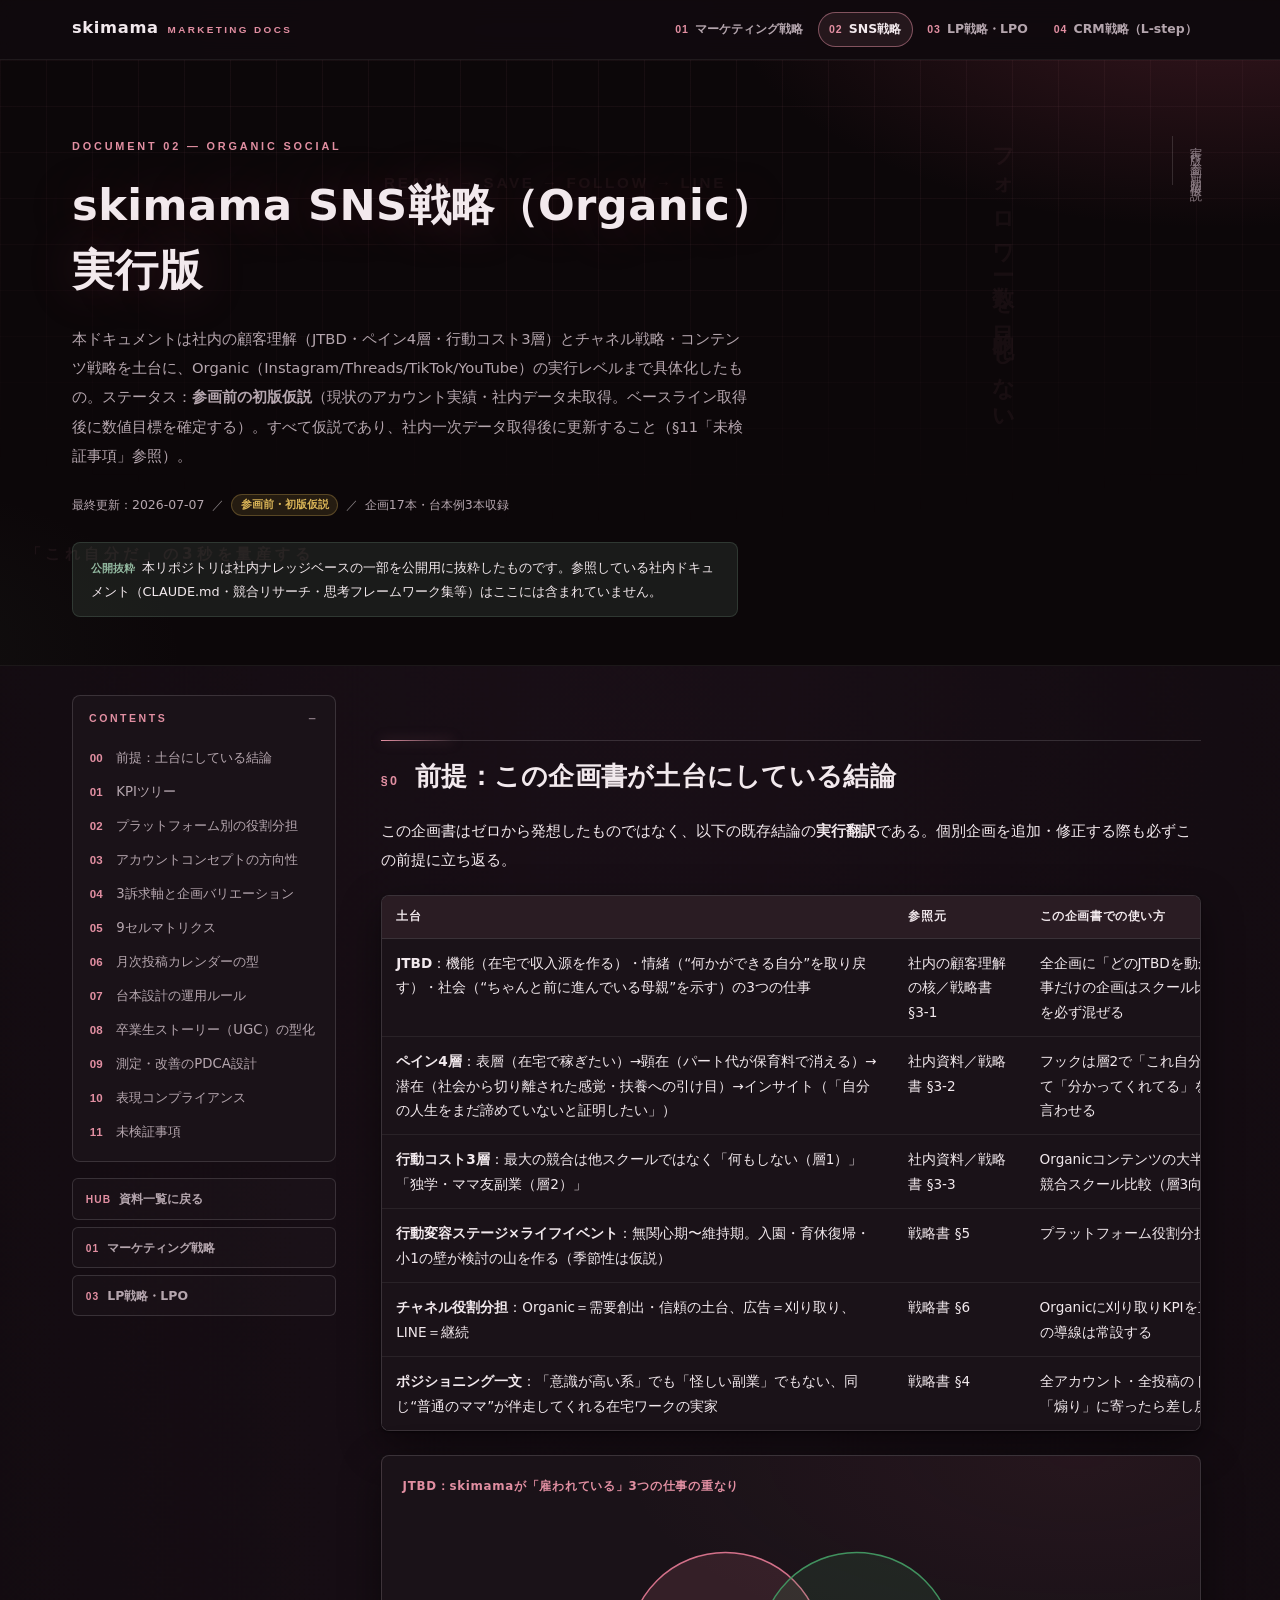
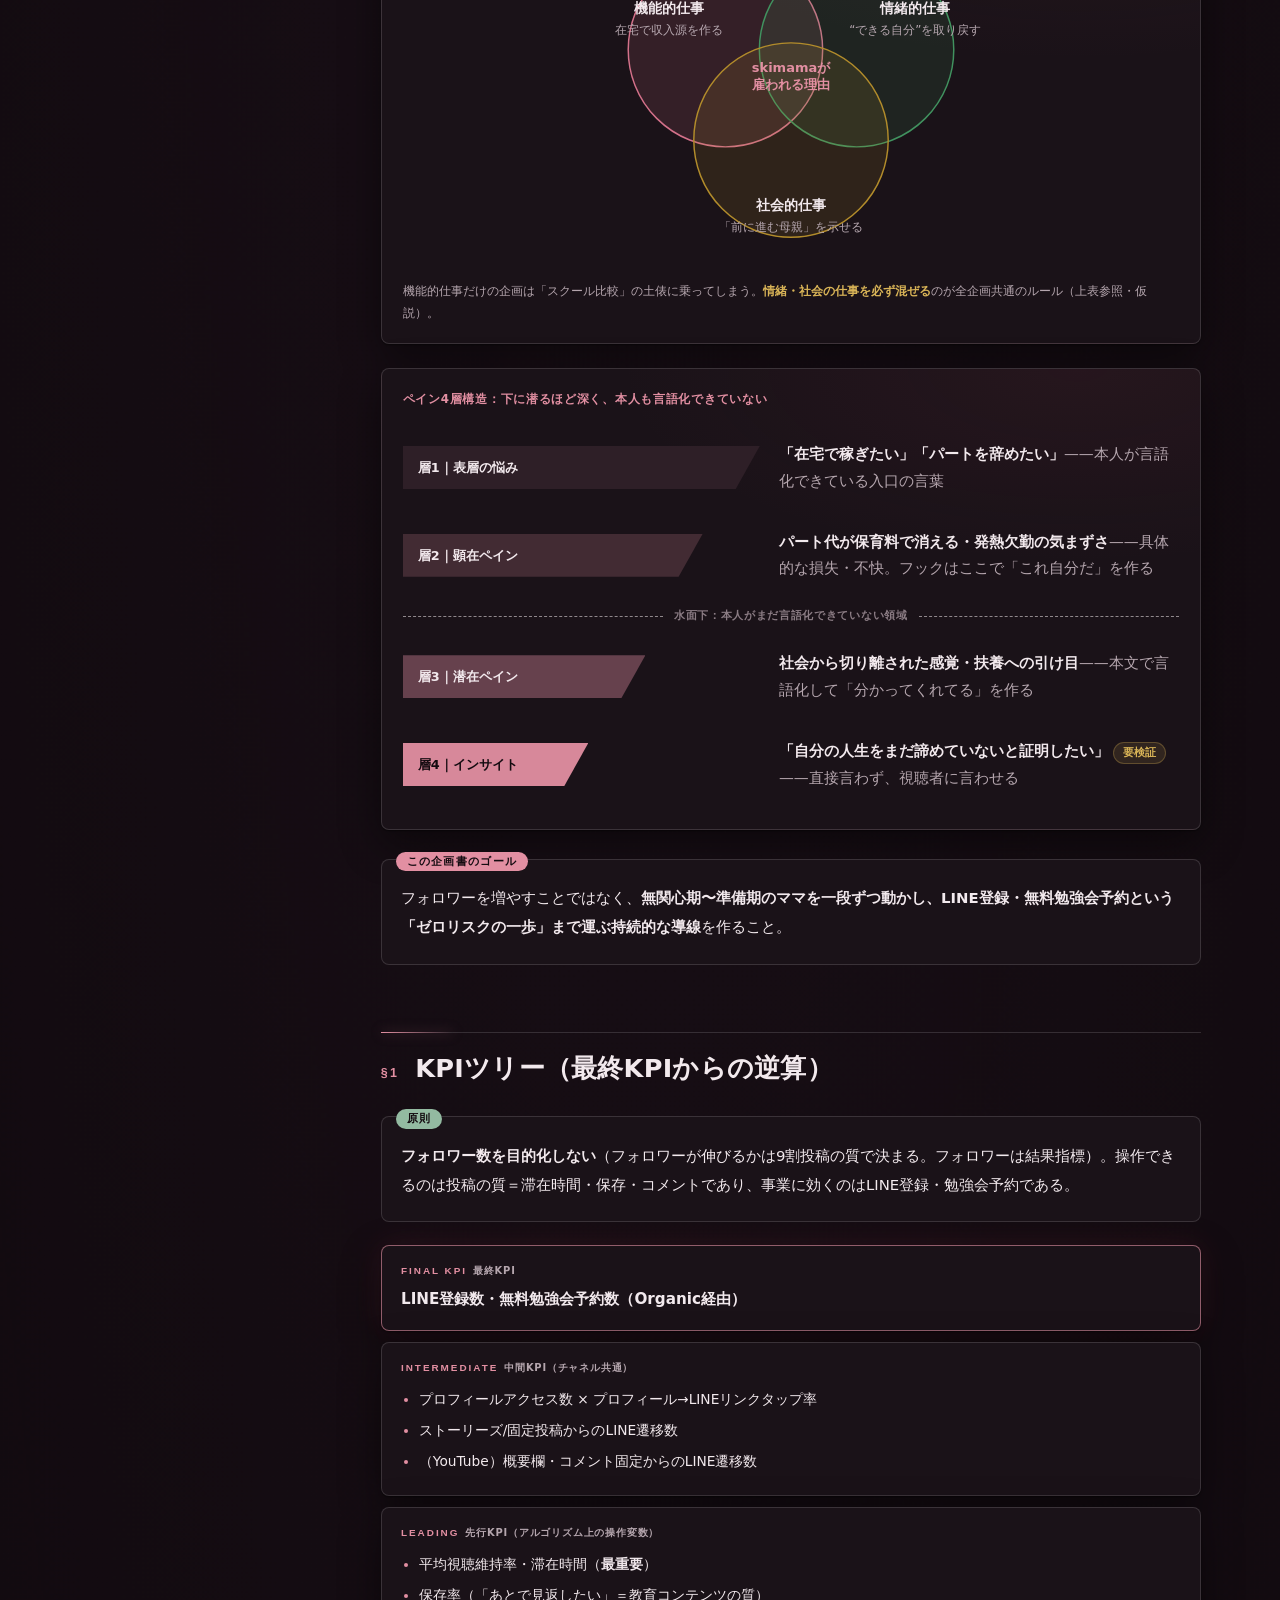
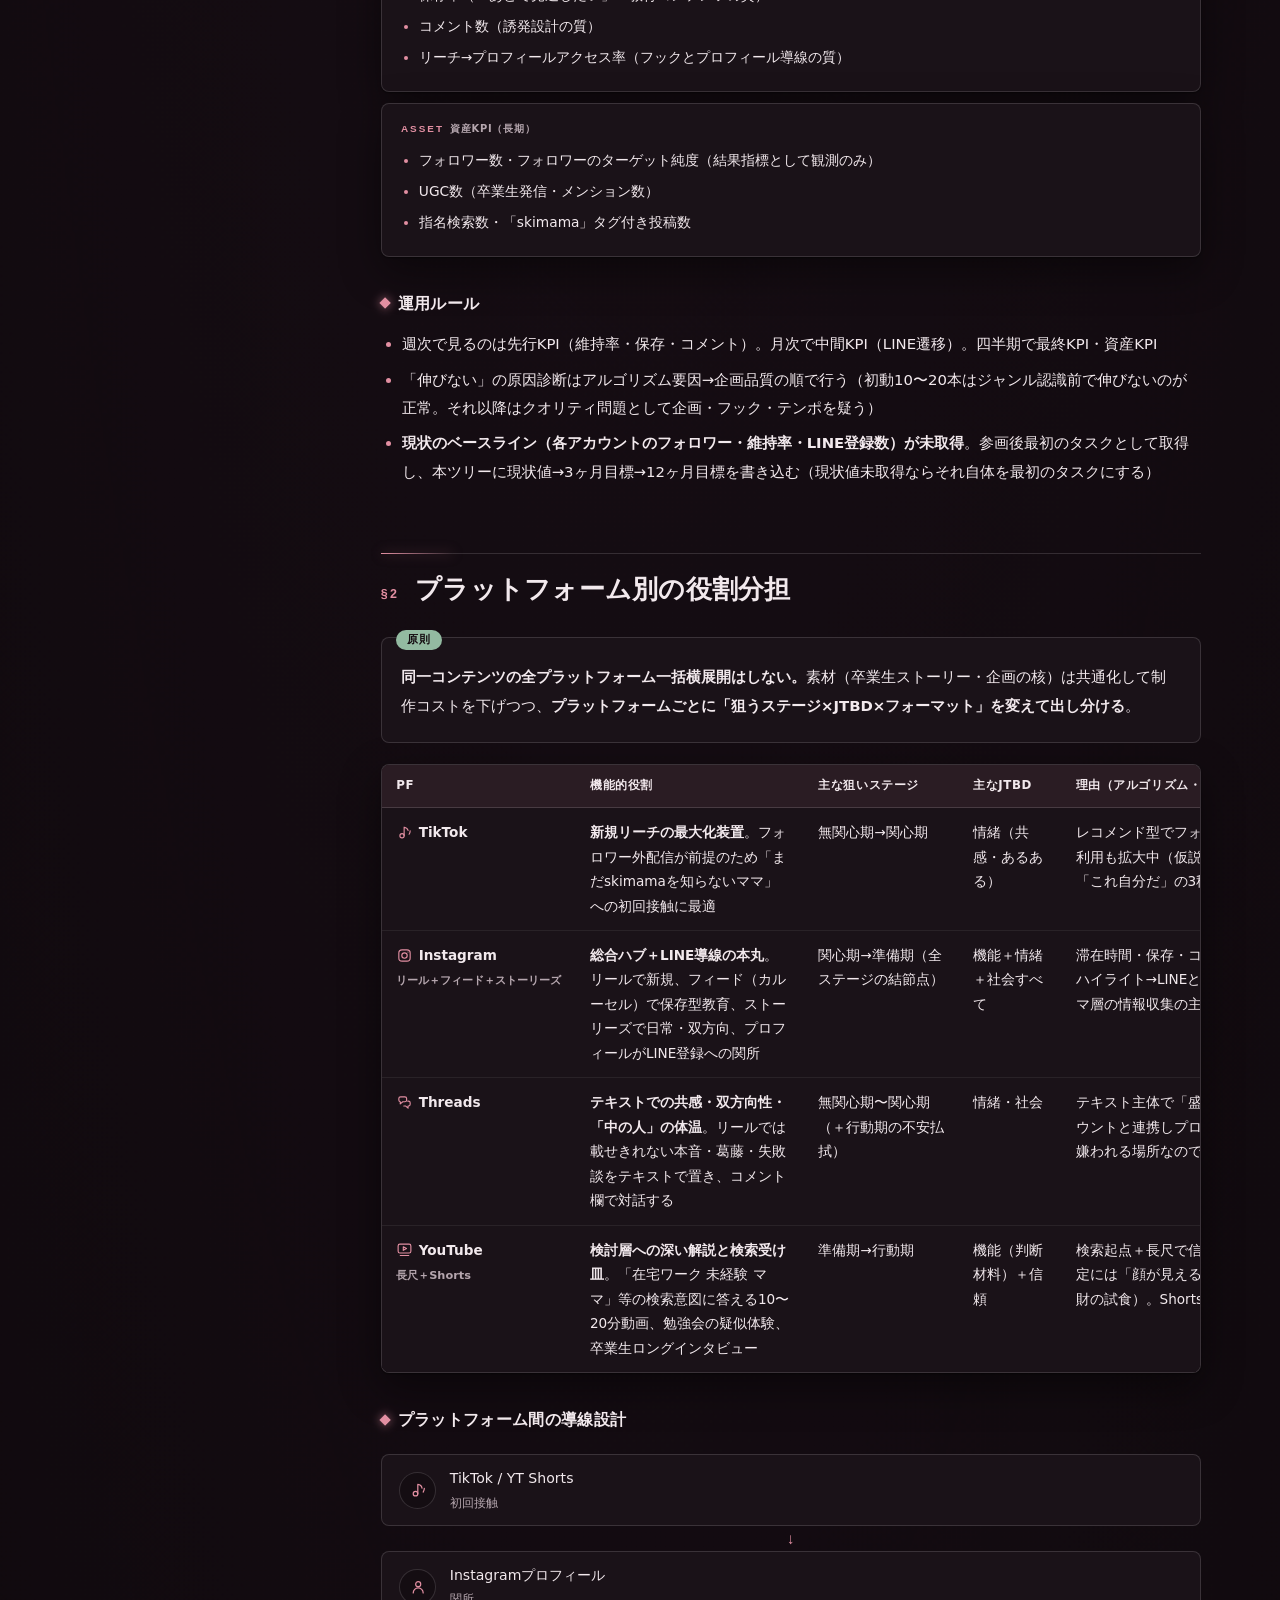
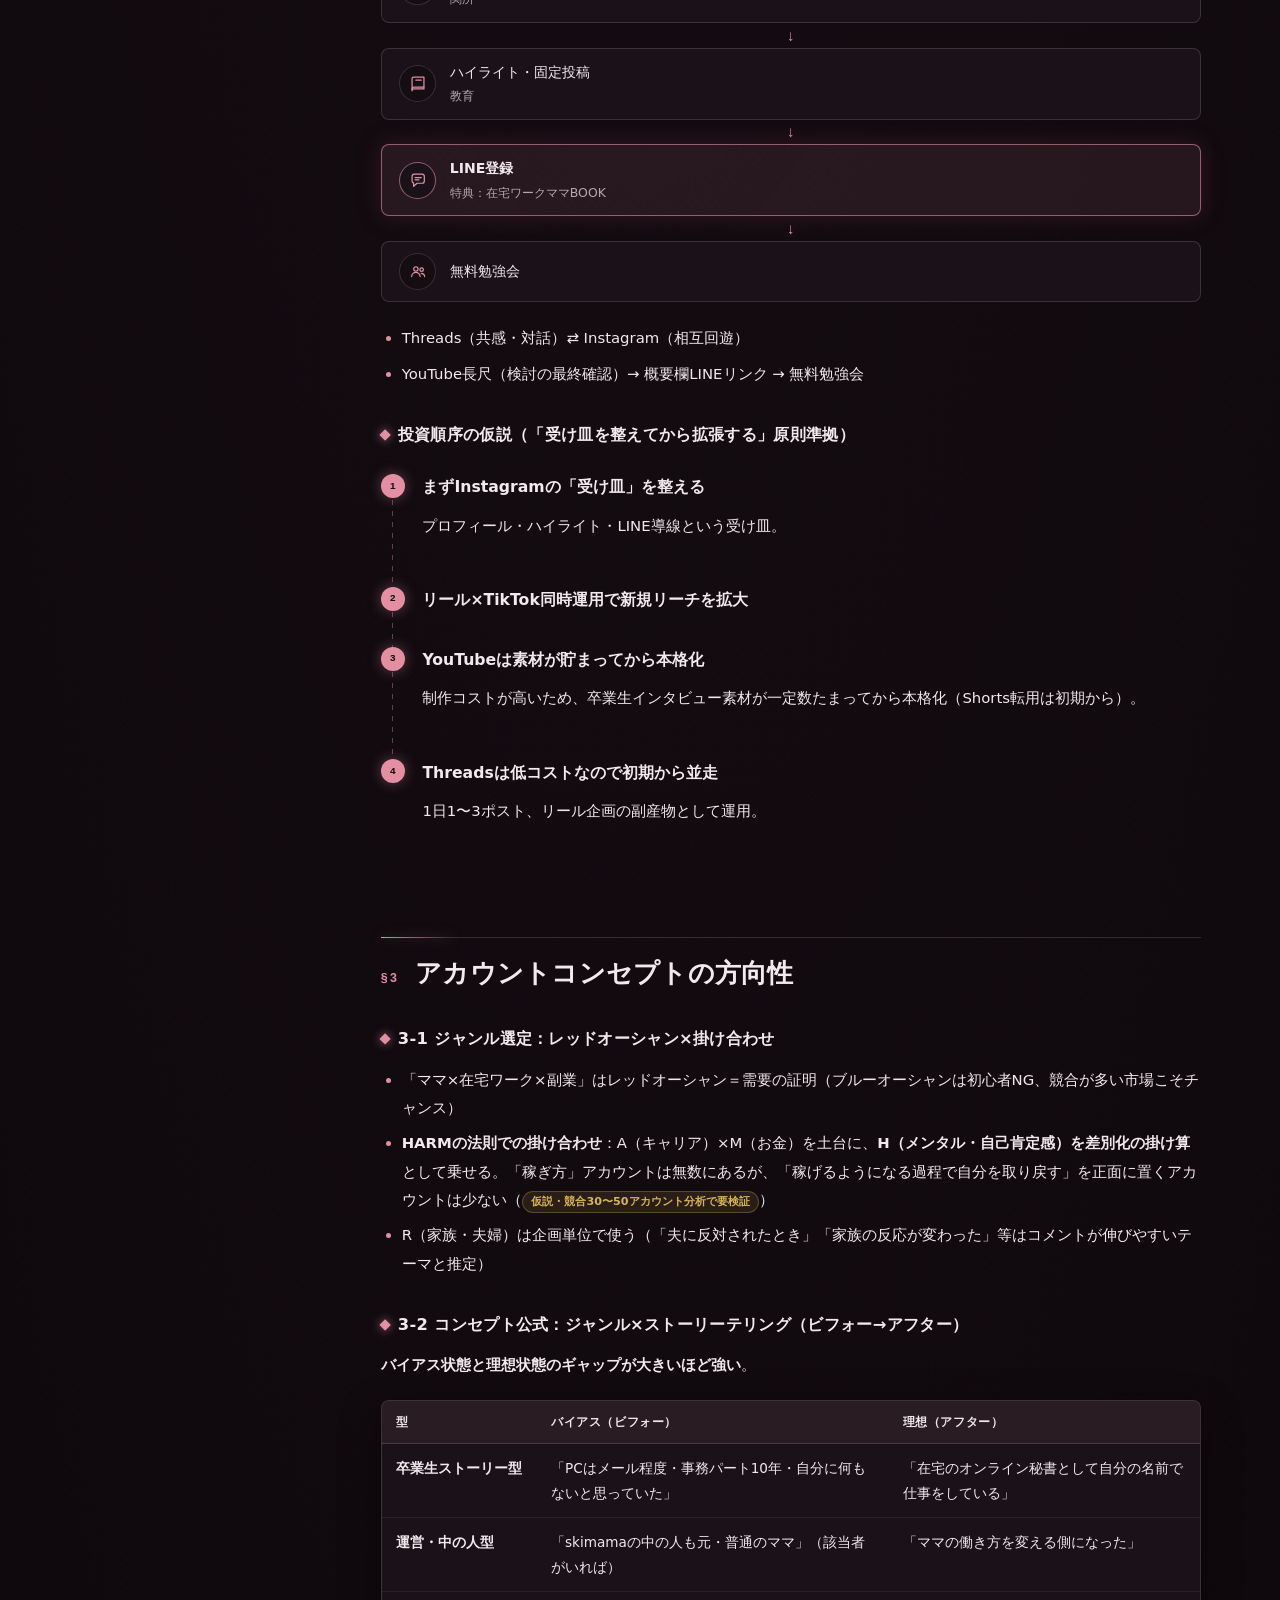
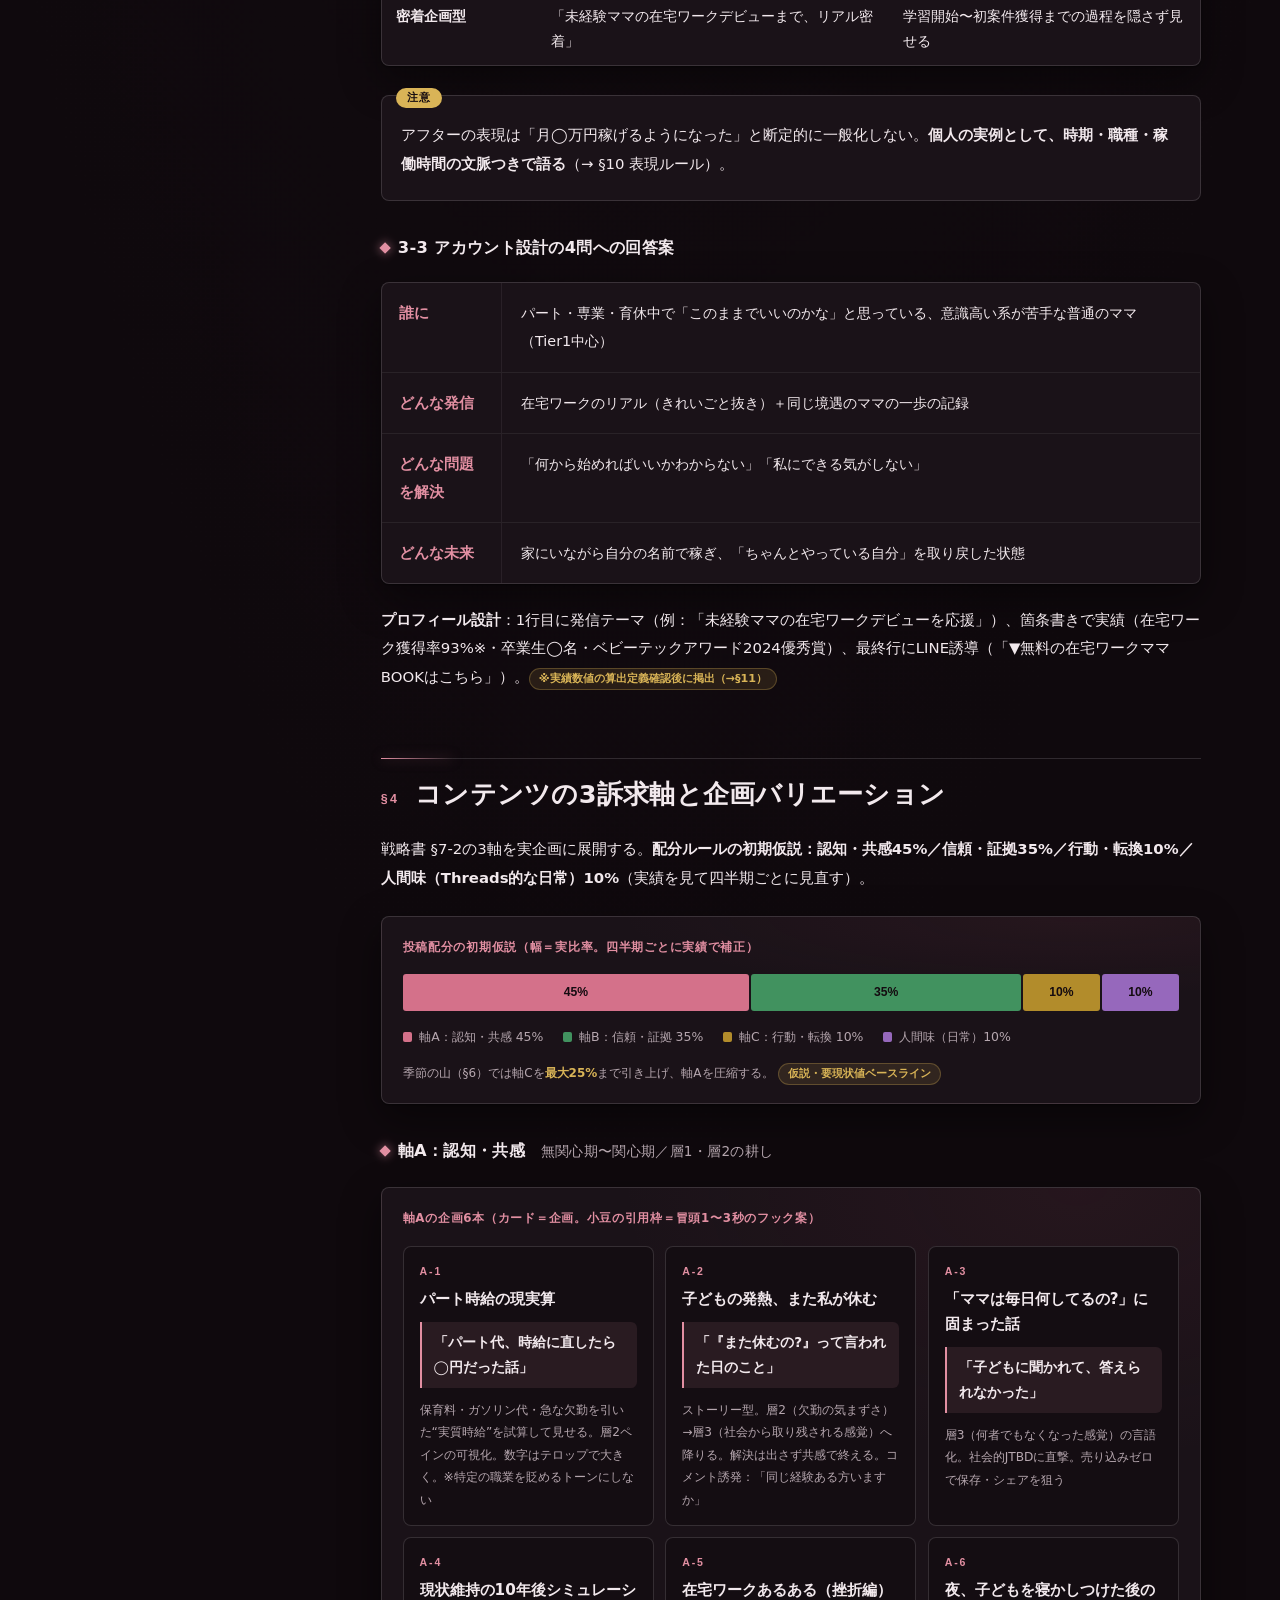
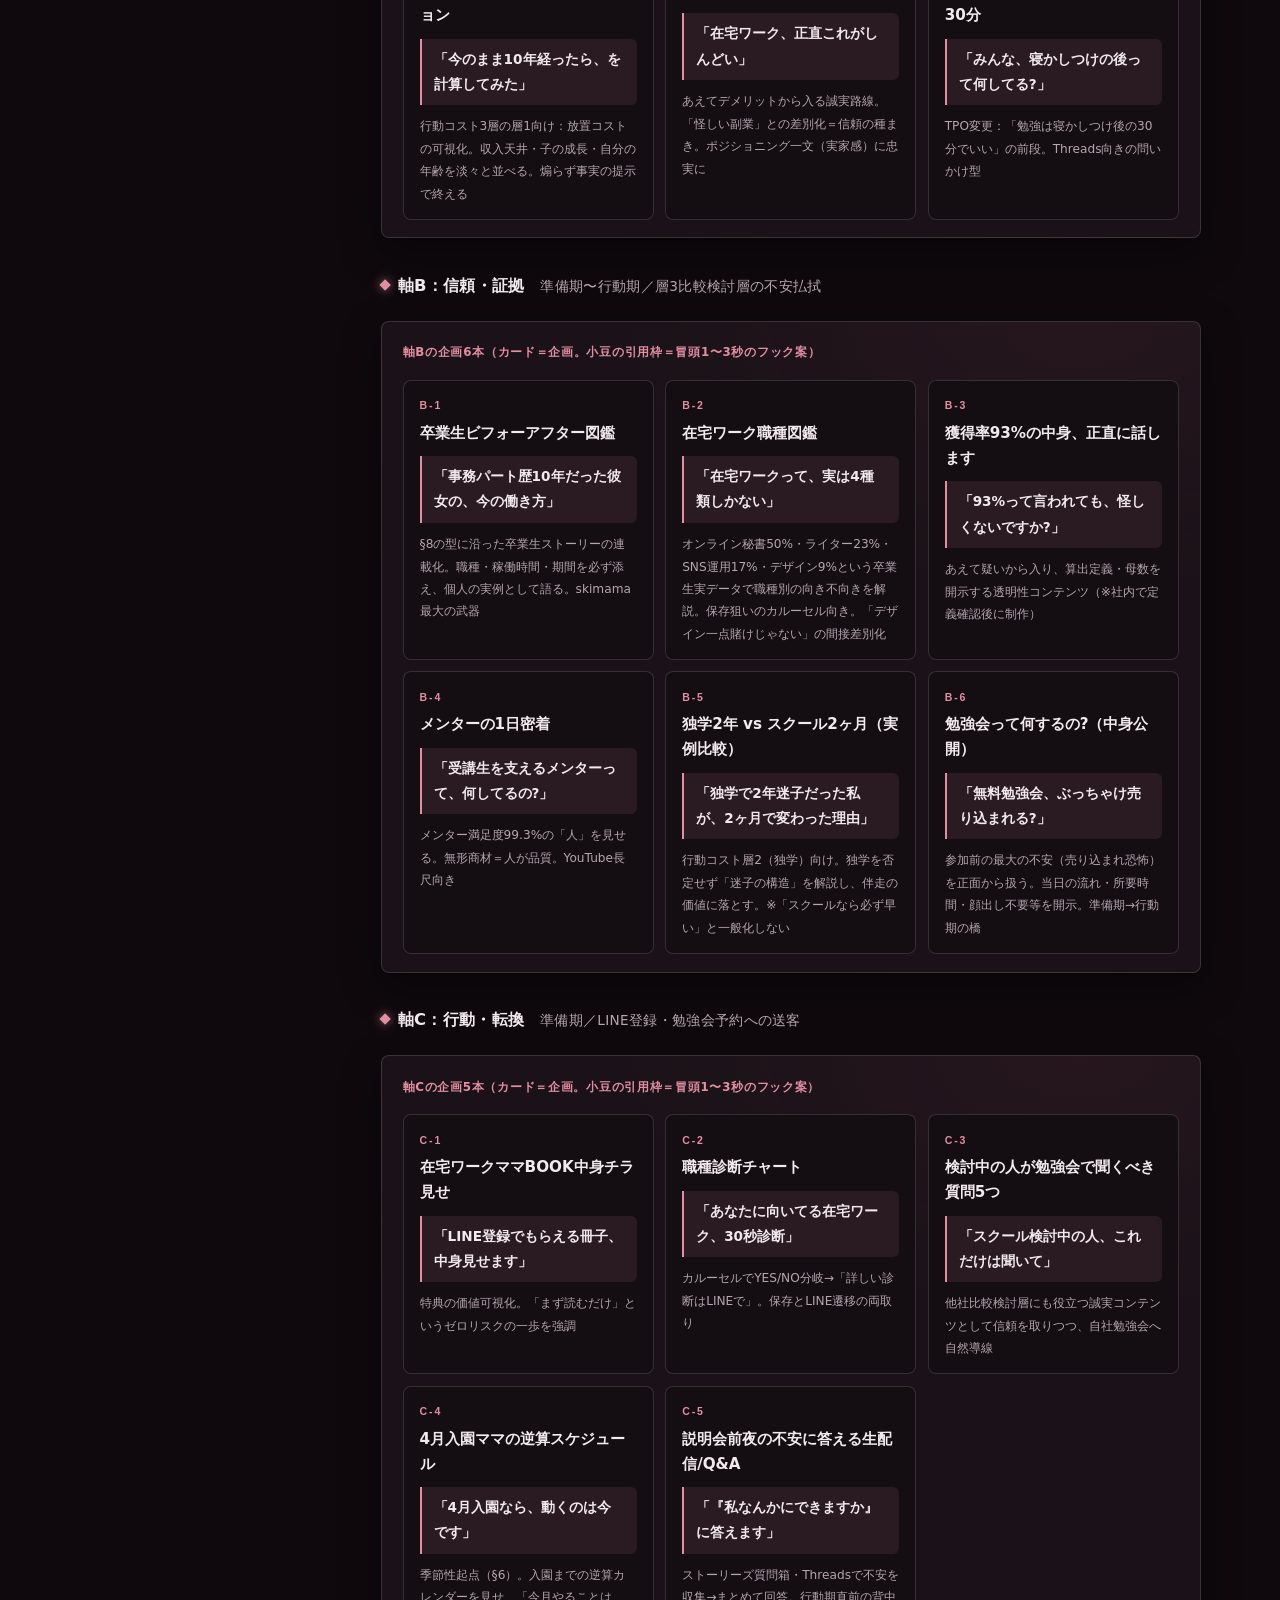
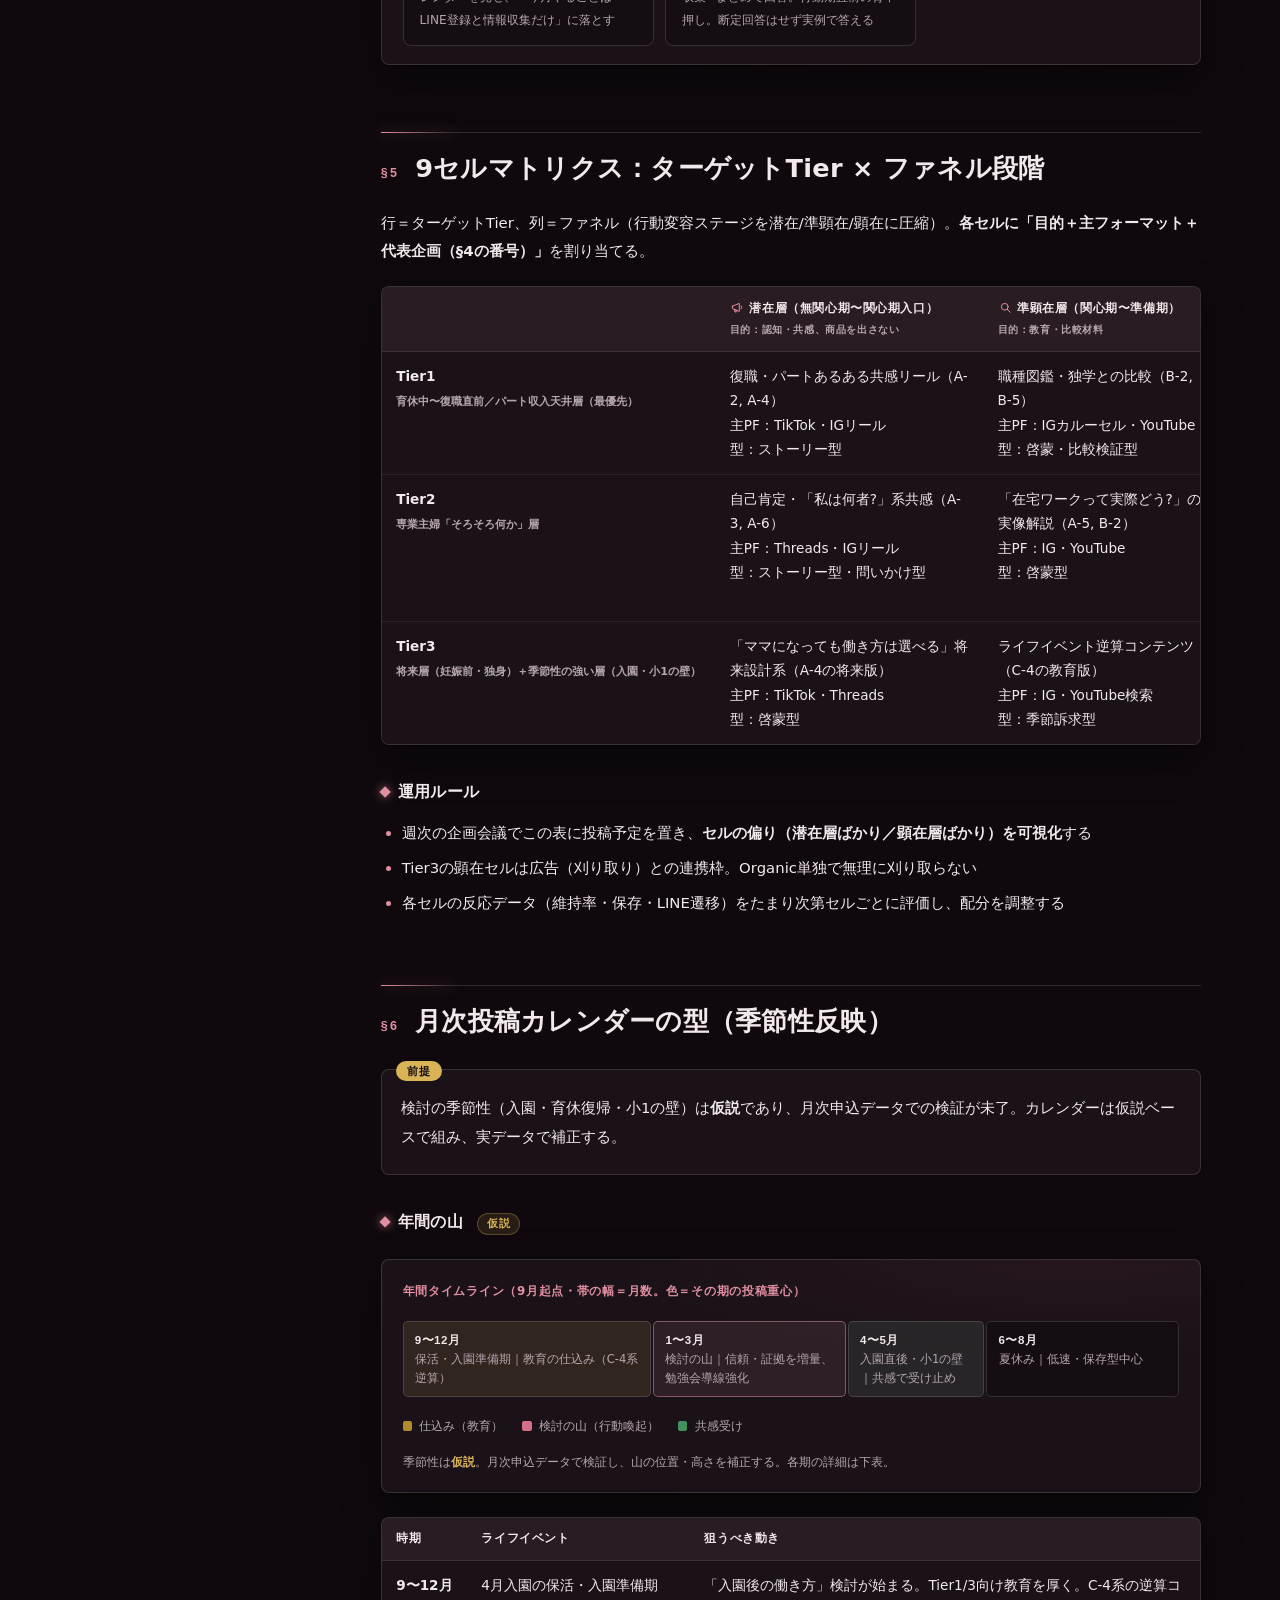
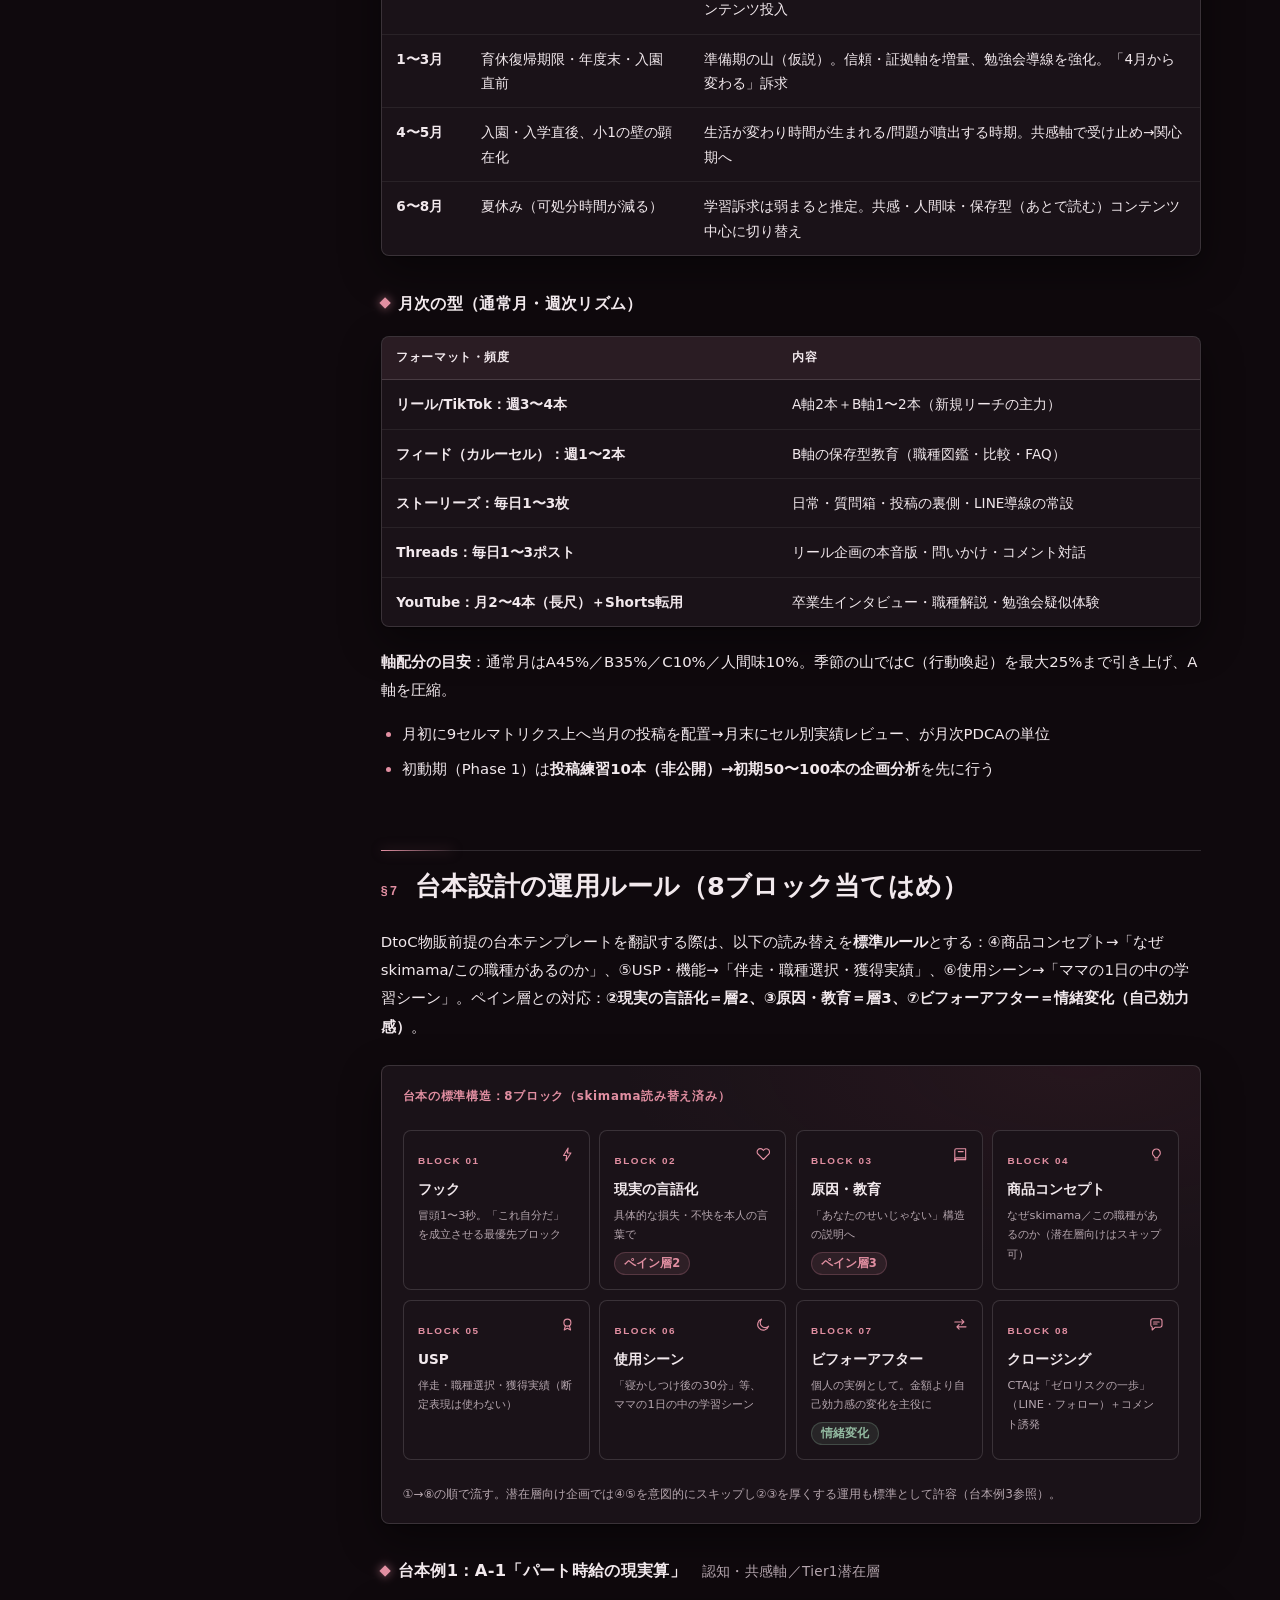
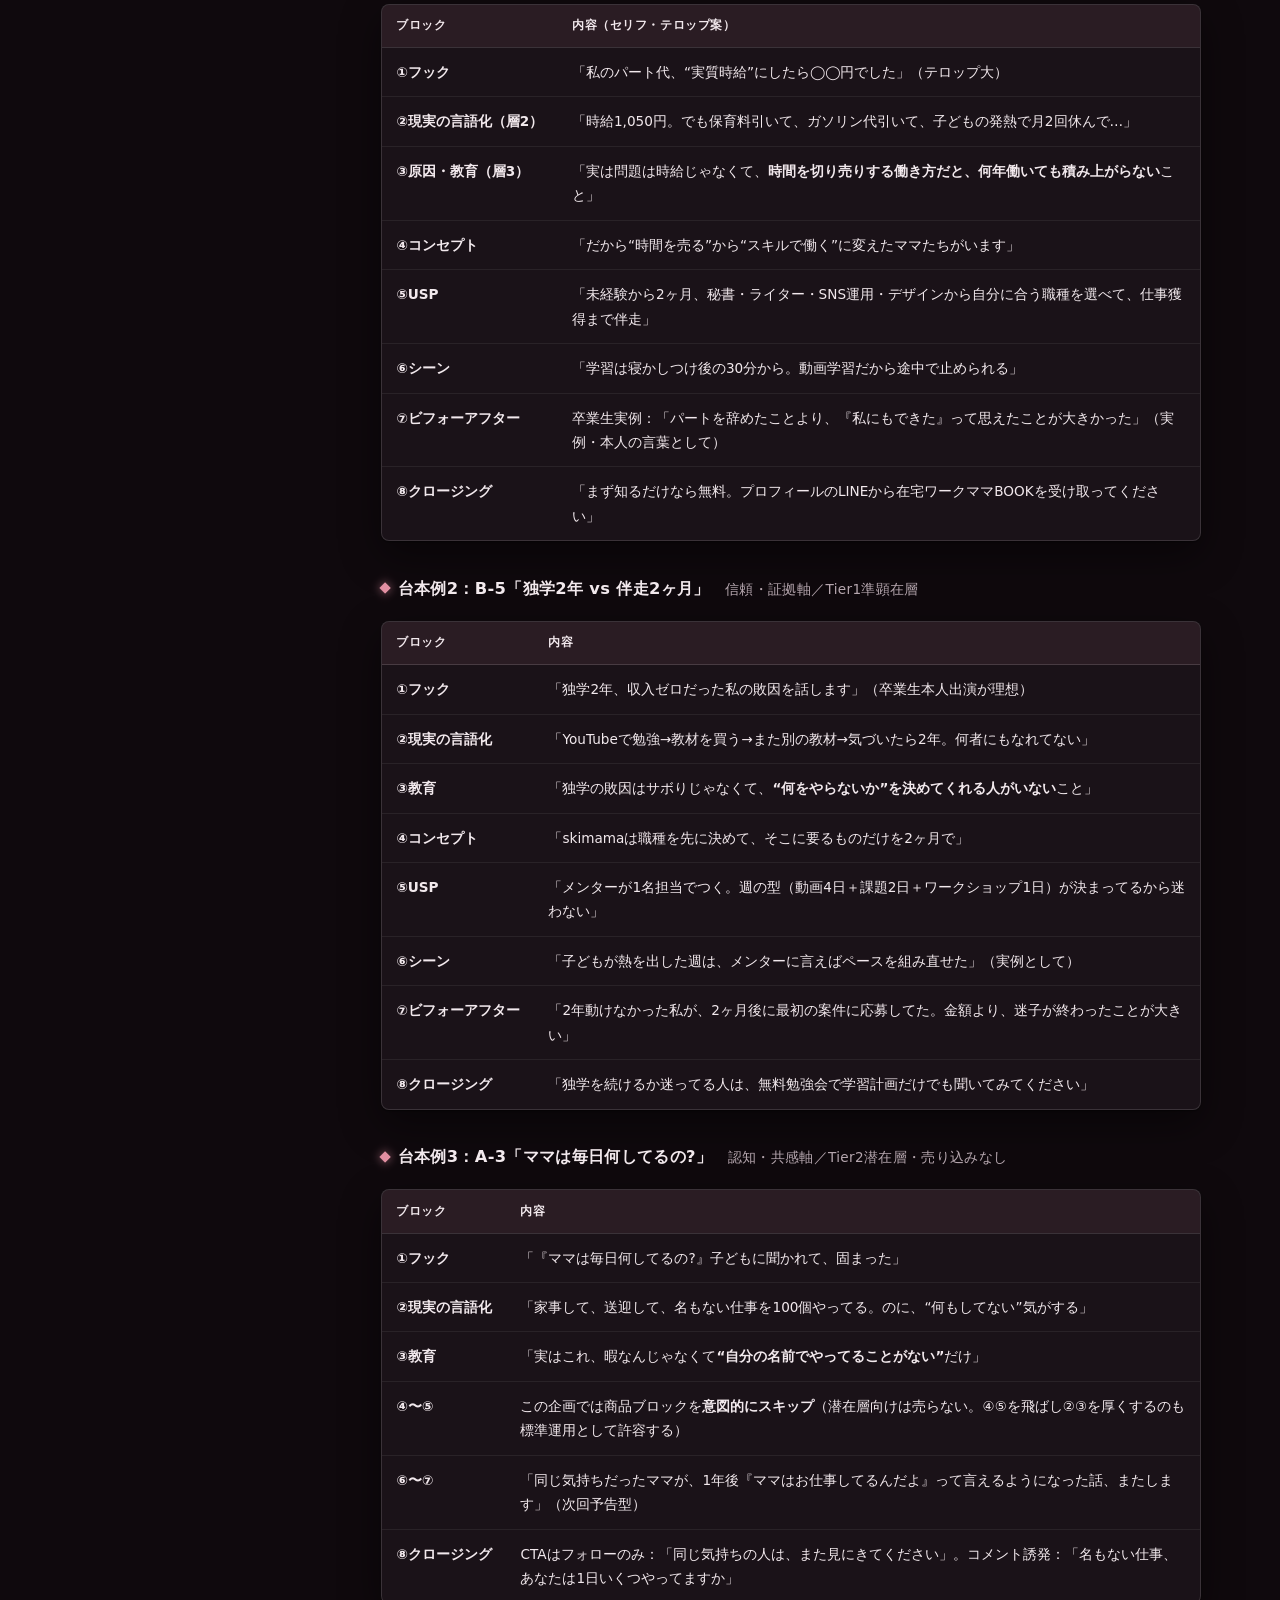
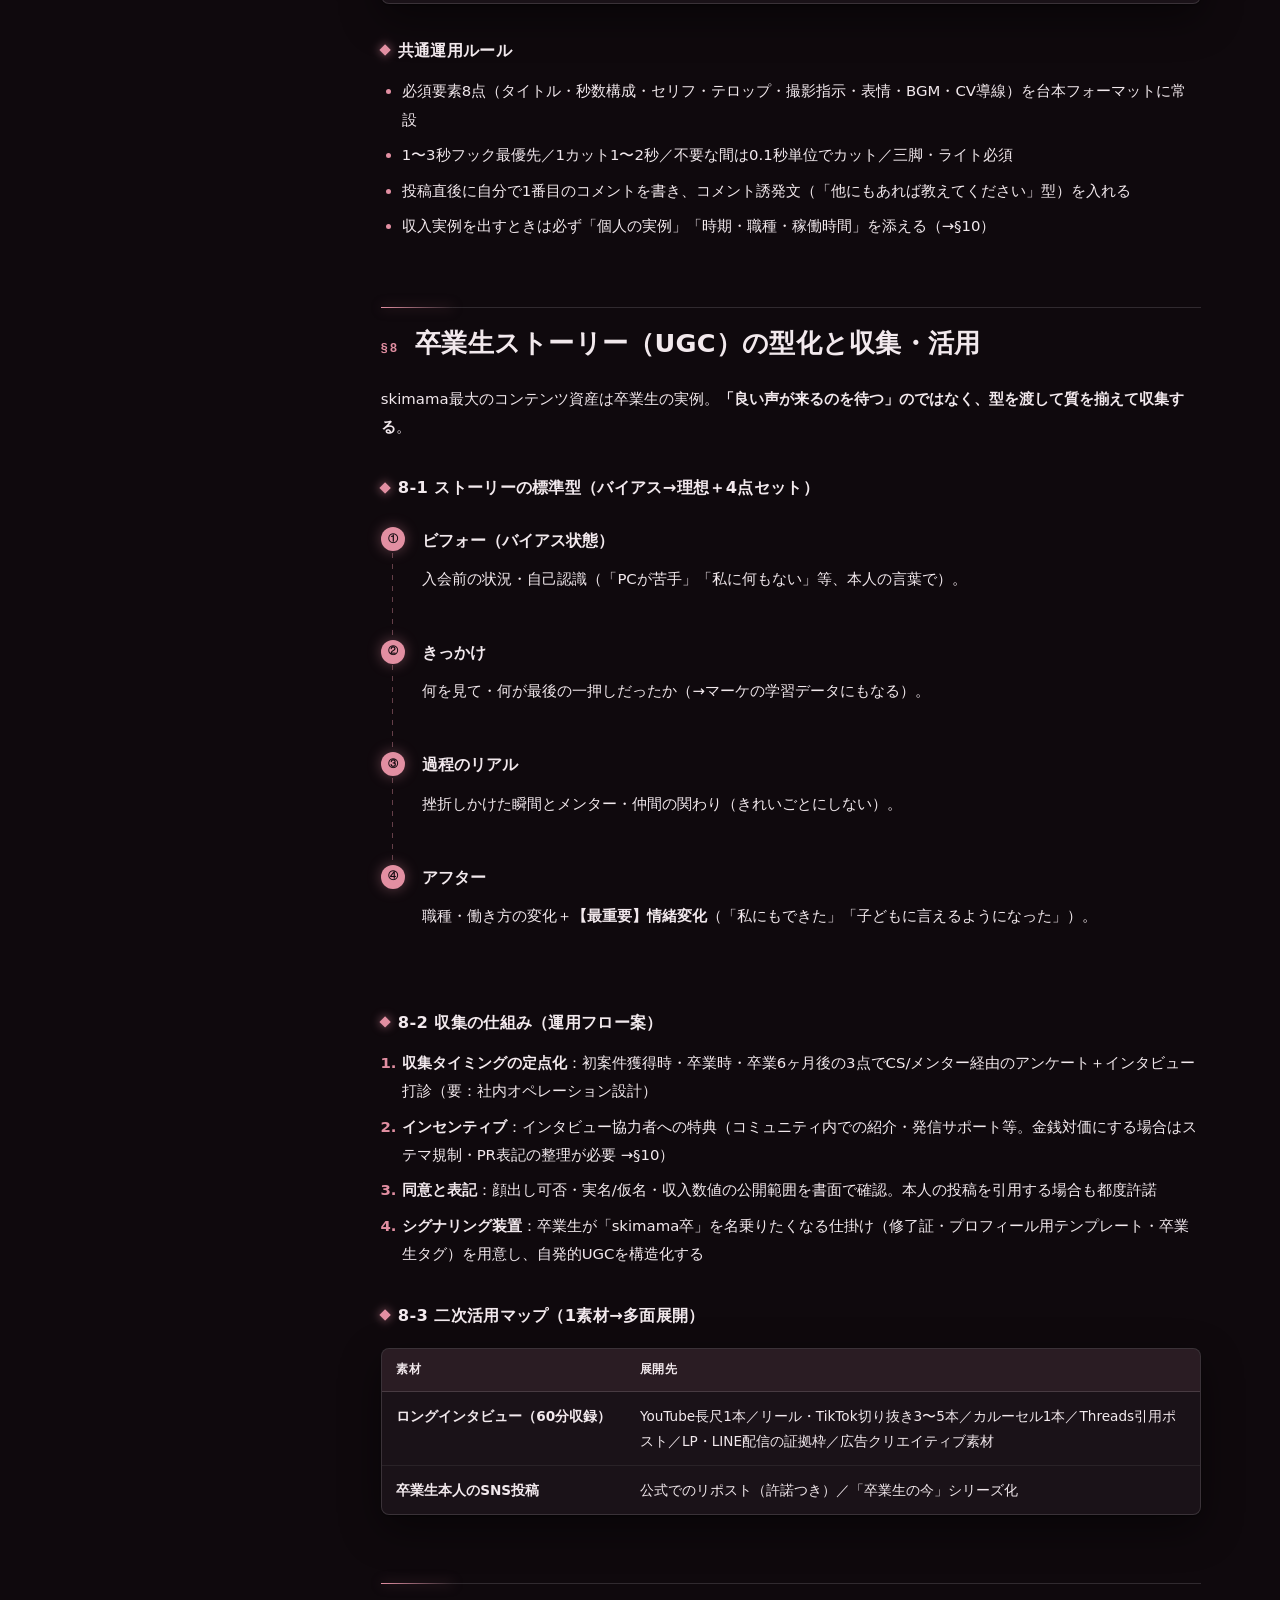
<file: skimama_SNS戦略_実行版.html>
<!doctype html>
<html lang="ja">
<head>
<meta charset="utf-8">
<meta name="viewport" content="width=device-width, initial-scale=1">
<meta name="color-scheme" content="dark">
<title>skimama SNS戦略（Organic）｜実行版</title>
<meta name="description" content="skimamaのSNS戦略（Organic・実行版）。Instagram/Threads/TikTok/YouTubeのKPIツリー・役割分担・企画・台本設計・表現コンプライアンスをまとめた公開資料。">
<link rel="stylesheet" href="style.css">
<script src="app.js" defer></script>
</head>
<body>
<a class="skip" href="#content">本文へスキップ</a>

<svg class="icon-defs" xmlns="http://www.w3.org/2000/svg" aria-hidden="true" focusable="false">
  <symbol id="i-megaphone" viewBox="0 0 24 24"><path d="M4 10v4l11 4.5v-13L4 10z"/><path d="M18 9.5a3.5 3.5 0 0 1 0 5"/><path d="M7 15l1 4.5h2.4l-.8-3.6"/></symbol>
  <symbol id="i-person" viewBox="0 0 24 24"><circle cx="12" cy="8" r="3.3"/><path d="M5.5 19.5a6.5 6.5 0 0 1 13 0"/></symbol>
  <symbol id="i-chat" viewBox="0 0 24 24"><path d="M4 7a3 3 0 0 1 3-3h10a3 3 0 0 1 3 3v6a3 3 0 0 1-3 3h-6.5L6 20v-4.2A3 3 0 0 1 4 13V7z"/><path d="M8 8.5h8M8 11.5h5"/></symbol>
  <symbol id="i-people" viewBox="0 0 24 24"><circle cx="9" cy="9" r="2.8"/><path d="M3.5 19a5.5 5.5 0 0 1 11 0"/><circle cx="16.5" cy="10" r="2.3"/><path d="M16 14.7a4.8 4.8 0 0 1 4.5 4.3"/></symbol>
  <symbol id="i-check" viewBox="0 0 24 24"><circle cx="12" cy="12" r="8.5"/><path d="M8 12.5l2.8 2.8L16.5 9.2"/></symbol>
  <symbol id="i-book" viewBox="0 0 24 24"><path d="M4 19.5V6a2 2 0 0 1 2-2h13.5v15.5H6.5A2.5 2.5 0 0 0 4 22v-2.5z"/><path d="M4 19.5A2.5 2.5 0 0 1 6.5 17h13"/><path d="M9 8h7"/></symbol>
  <symbol id="i-note" viewBox="0 0 24 24"><circle cx="8.5" cy="16.5" r="3"/><path d="M11.5 16.5v-12c3 .4 5 2 5.5 4.7"/><path d="M18.5 14.5a9 9 0 0 0 1.5-5"/></symbol>
  <symbol id="i-camera" viewBox="0 0 24 24"><rect x="4" y="4" width="16" height="16" rx="4.5"/><circle cx="12" cy="12" r="3.8"/><path d="M16.9 7.1h0"/></symbol>
  <symbol id="i-threads" viewBox="0 0 24 24"><path d="M4 6.5A2.5 2.5 0 0 1 6.5 4h6A2.5 2.5 0 0 1 15 6.5v2A2.5 2.5 0 0 1 12.5 11H9.5L6 14v-3A2.5 2.5 0 0 1 4 8.5v-2z"/><path d="M16.5 10h1A2.5 2.5 0 0 1 20 12.5v2a2.5 2.5 0 0 1-2.5 2.5H17V20l-3.2-3H11"/></symbol>
  <symbol id="i-play" viewBox="0 0 24 24"><rect x="3" y="4.5" width="18" height="12.5" rx="2.5"/><path d="M10.3 8.2l4.5 2.5-4.5 2.5V8.2z"/><path d="M6 20.5h12"/><path d="M14.5 20.5h0"/></symbol>
  <symbol id="i-zap" viewBox="0 0 24 24"><path d="M13 3 6.5 13.5h4.5L10 21l7-11h-5l1-7z"/></symbol>
  <symbol id="i-bulb" viewBox="0 0 24 24"><path d="M8.4 14.2a5.6 5.6 0 1 1 7.2 0c-.9.8-1.4 1.6-1.6 2.8h-4c-.2-1.2-.7-2-1.6-2.8z"/><path d="M10 20h4"/></symbol>
  <symbol id="i-badge" viewBox="0 0 24 24"><circle cx="12" cy="9.5" r="5"/><path d="M9.2 13.7 7.5 20l4.5-2.4L16.5 20l-1.7-6.3"/></symbol>
  <symbol id="i-moon" viewBox="0 0 24 24"><path d="M19.5 14.5A8 8 0 1 1 9.5 4.5a6.5 6.5 0 0 0 10 10z"/></symbol>
  <symbol id="i-swap" viewBox="0 0 24 24"><path d="M4 8.5h13m0 0-3.2-3.2M17 8.5l-3.2 3.2"/><path d="M20 15.5H7m0 0 3.2-3.2M7 15.5l3.2 3.2"/></symbol>
  <symbol id="i-heart" viewBox="0 0 24 24"><path d="M20.8 8.6a4.6 4.6 0 0 0-7.8-3.3L12 6.3l-1-1a4.6 4.6 0 1 0-6.5 6.5l1 1 6.5 6.5 6.5-6.5 1-1a4.6 4.6 0 0 0 1.3-3.2z"/></symbol>
  <symbol id="i-refresh" viewBox="0 0 24 24"><path d="M19 12a7 7 0 1 1-2.1-5"/><path d="M19.5 4.5v3.2h-3.2"/></symbol>
  <symbol id="i-question" viewBox="0 0 24 24"><circle cx="12" cy="12" r="8.5"/><path d="M9.6 9.4a2.5 2.5 0 1 1 3.7 2.2c-.8.4-1.3.9-1.3 1.8v.3"/><path d="M12 16.9h0"/></symbol>
  <symbol id="i-target" viewBox="0 0 24 24"><circle cx="12" cy="12" r="8"/><circle cx="12" cy="12" r="4"/><path d="M12 12h0"/></symbol>
  <symbol id="i-layout" viewBox="0 0 24 24"><rect x="4" y="4" width="16" height="16" rx="2"/><path d="M4 9h16"/><rect x="8" y="13" width="8" height="3.5" rx="1"/></symbol>
  <symbol id="i-search" viewBox="0 0 24 24"><circle cx="11" cy="11" r="5.5"/><path d="M15.2 15.2 20 20"/></symbol>
</svg>

<header class="topbar">
  <div class="topbar-inner">
    <a class="brand" href="index.html">skimama <span class="en">Marketing Docs</span></a>
    <nav class="topbar-docs" aria-label="ドキュメント">
      <a href="skimama_マーケティング戦略_実行版.html"><i>01</i>マーケティング戦略</a>
      <a href="skimama_SNS戦略_実行版.html" aria-current="page"><i>02</i>SNS戦略</a>
      <a href="skimama_LP戦略_実行版.html"><i>03</i>LP戦略・LPO</a>
      <a href="skimama_CRM戦略_実行版.html"><i>04</i>CRM戦略（L-step）</a>
    </nav>
  </div>
</header>

<div class="doc-hero">
  <div class="amb" aria-hidden="true">
    <span class="v lg" style="top:12%;right:20%;">フォロワー数を目的化しない</span>
    <span style="bottom:16%;left:2%;">「これ自分だ」の3秒を量産する</span>
    <span class="num" style="top:18%;left:30%;">REACH → SAVE → FOLLOW → LINE</span>
  </div>
  <div class="doc-hero-inner hero-load">
    <span class="doc-vertical" aria-hidden="true">実行版・参画前初版仮説</span>
    <p class="kicker">Document 02 — Organic Social</p>
    <h1>skimama SNS戦略（Organic）<br>実行版</h1>
    <p class="doc-lede">本ドキュメントは社内の顧客理解（JTBD・ペイン4層・行動コスト3層）とチャネル戦略・コンテンツ戦略を土台に、Organic（Instagram/Threads/TikTok/YouTube）の実行レベルまで具体化したもの。ステータス：<strong>参画前の初版仮説</strong>（現状のアカウント実績・社内データ未取得。ベースライン取得後に数値目標を確定する）。すべて仮説であり、社内一次データ取得後に更新すること（§11「未検証事項」参照）。</p>
    <div class="meta-row">
      <span>最終更新：2026-07-07</span><span class="sep">／</span>
      <span class="hypo">参画前・初版仮説</span><span class="sep">／</span>
      <span>企画17本・台本例3本収録</span>
    </div>
    <div class="notice">本リポジトリは社内ナレッジベースの一部を公開用に抜粋したものです。参照している社内ドキュメント（CLAUDE.md・競合リサーチ・思考フレームワーク集等）はここには含まれていません。</div>
  </div>
</div>

<div class="layout">
  <aside class="rail">
    <details class="toc-box">
      <summary>Contents</summary>
      <nav class="toc" aria-label="目次">
        <a href="#s0"><b>00</b>前提：土台にしている結論</a>
        <a href="#s1"><b>01</b>KPIツリー</a>
        <a href="#s2"><b>02</b>プラットフォーム別の役割分担</a>
        <a href="#s3"><b>03</b>アカウントコンセプトの方向性</a>
        <a href="#s4"><b>04</b>3訴求軸と企画バリエーション</a>
        <a href="#s5"><b>05</b>9セルマトリクス</a>
        <a href="#s6"><b>06</b>月次投稿カレンダーの型</a>
        <a href="#s7"><b>07</b>台本設計の運用ルール</a>
        <a href="#s8"><b>08</b>卒業生ストーリー（UGC）の型化</a>
        <a href="#s9"><b>09</b>測定・改善のPDCA設計</a>
        <a href="#s10"><b>10</b>表現コンプライアンス</a>
        <a href="#s11"><b>11</b>未検証事項</a>
      </nav>
    </details>
    <div class="rail-links">
      <a href="index.html"><i>HUB</i>資料一覧に戻る</a>
      <a href="skimama_マーケティング戦略_実行版.html"><i>01</i>マーケティング戦略</a>
      <a href="skimama_LP戦略_実行版.html"><i>03</i>LP戦略・LPO</a>
    </div>
  </aside>

  <main id="content" class="content">

    <section class="sec fx" id="s0">
      <div class="sec-head"><span class="no">§0</span><h2>前提：この企画書が土台にしている結論</h2></div>
      <p>この企画書はゼロから発想したものではなく、以下の既存結論の<strong>実行翻訳</strong>である。個別企画を追加・修正する際も必ずこの前提に立ち返る。</p>
      <div class="twrap wide">
        <table>
          <thead>
            <tr><th>土台</th><th>参照元</th><th>この企画書での使い方</th></tr>
          </thead>
          <tbody>
            <tr>
              <td><strong>JTBD</strong>：機能（在宅で収入源を作る）・情緒（“何かができる自分”を取り戻す）・社会（“ちゃんと前に進んでいる母親”を示す）の3つの仕事</td>
              <td>社内の顧客理解の核／戦略書 §3-1</td>
              <td>全企画に「どのJTBDを動かすか」をタグ付けする。機能的仕事だけの企画はスクール比較の土俵に乗るため、情緒・社会を必ず混ぜる</td>
            </tr>
            <tr>
              <td><strong>ペイン4層</strong>：表層（在宅で稼ぎたい）→顕在（パート代が保育料で消える）→潜在（社会から切り離された感覚・扶養への引け目）→インサイト（「自分の人生をまだ諦めていないと証明したい」）</td>
              <td>社内資料／戦略書 §3-2</td>
              <td>フックは層2で「これ自分だ」を作り、本文で層3を言語化して「分かってくれてる」を作る。層4は直接言わず、視聴者に言わせる</td>
            </tr>
            <tr>
              <td><strong>行動コスト3層</strong>：最大の競合は他スクールではなく「何もしない（層1）」「独学・ママ友副業（層2）」</td>
              <td>社内資料／戦略書 §3-3</td>
              <td>Organicコンテンツの大半は層1・層2向け（市場を耕す）。競合スクール比較（層3向け）は少数精鋭にする</td>
            </tr>
            <tr>
              <td><strong>行動変容ステージ×ライフイベント</strong>：無関心期〜維持期。入園・育休復帰・小1の壁が検討の山を作る（季節性は仮説）</td>
              <td>戦略書 §5</td>
              <td>プラットフォーム役割分担と月次カレンダーの背骨</td>
            </tr>
            <tr>
              <td><strong>チャネル役割分担</strong>：Organic＝需要創出・信頼の土台、広告＝刈り取り、LINE＝継続</td>
              <td>戦略書 §6</td>
              <td>Organicに刈り取りKPIを直接負わせない。ただしLINE登録への導線は常設する</td>
            </tr>
            <tr>
              <td><strong>ポジショニング一文</strong>：「意識が高い系」でも「怪しい副業」でもない、同じ“普通のママ”が伴走してくれる在宅ワークの実家</td>
              <td>戦略書 §4</td>
              <td>全アカウント・全投稿のトーンの判定基準。「キラキラ」「煽り」に寄ったら差し戻す</td>
            </tr>
          </tbody>
        </table>
      </div>
      <figure class="fig">
        <figcaption class="fig-cap">JTBD：skimamaが「雇われている」3つの仕事の重なり</figcaption>
        <svg class="chart" viewBox="0 0 460 310" style="max-width:520px;margin:0 auto;" role="img" aria-label="3つの円が重なるベン図。機能的仕事は在宅で収入源を作ること、情緒的仕事は「できる自分」を取り戻すこと、社会的仕事は「前に進む母親」を示せること。3つが重なる中心がskimamaが雇われる理由。">
          <title>JTBD：機能的・情緒的・社会的の3つの仕事（仮説）</title>
          <circle cx="172" cy="120" r="86" class="vA"/>
          <circle cx="288" cy="120" r="86" class="vB"/>
          <circle cx="230" cy="200" r="86" class="vC"/>
          <text x="122" y="88" text-anchor="middle" class="ct">機能的仕事</text>
          <text x="122" y="106" text-anchor="middle" class="cs">在宅で収入源を作る</text>
          <text x="340" y="88" text-anchor="middle" class="ct">情緒的仕事</text>
          <text x="340" y="106" text-anchor="middle" class="cs">“できる自分”を取り戻す</text>
          <text x="230" y="262" text-anchor="middle" class="ct">社会的仕事</text>
          <text x="230" y="280" text-anchor="middle" class="cs">「前に進む母親」を示せる</text>
          <text x="230" y="140" text-anchor="middle" class="ca" style="font-size:11.5px;">skimamaが</text>
          <text x="230" y="155" text-anchor="middle" class="ca" style="font-size:11.5px;">雇われる理由</text>
        </svg>
        <p class="fig-note">機能的仕事だけの企画は「スクール比較」の土俵に乗ってしまう。<b>情緒・社会の仕事を必ず混ぜる</b>のが全企画共通のルール（上表参照・仮説）。</p>
      </figure>

      <figure class="fig">
        <figcaption class="fig-cap">ペイン4層構造：下に潜るほど深く、本人も言語化できていない</figcaption>
        <div class="pain-depth" role="img" aria-label="ペインの4層構造。層1は表層の悩み、層2は顕在ペイン。ここまでは本人が言語化できる領域。水面下の層3は潜在ペイン、最深部の層4はインサイト「自分の人生をまだ諦めていないと証明したい」（要検証）。">
          <div class="pd-row">
            <div class="pd-band d1"><span class="pd-tag">層1｜表層の悩み</span></div>
            <p class="pd-txt"><b>「在宅で稼ぎたい」「パートを辞めたい」</b>——本人が言語化できている入口の言葉</p>
          </div>
          <div class="pd-row">
            <div class="pd-band d2"><span class="pd-tag">層2｜顕在ペイン</span></div>
            <p class="pd-txt"><b>パート代が保育料で消える・発熱欠勤の気まずさ</b>——具体的な損失・不快。フックはここで「これ自分だ」を作る</p>
          </div>
          <div class="pd-water" aria-hidden="true">水面下：本人がまだ言語化できていない領域</div>
          <div class="pd-row">
            <div class="pd-band d3"><span class="pd-tag">層3｜潜在ペイン</span></div>
            <p class="pd-txt"><b>社会から切り離された感覚・扶養への引け目</b>——本文で言語化して「分かってくれてる」を作る</p>
          </div>
          <div class="pd-row">
            <div class="pd-band d4"><span class="pd-tag">層4｜インサイト</span></div>
            <p class="pd-txt"><b>「自分の人生をまだ諦めていないと証明したい」</b><span class="hypo" style="margin-left:0.4em;">要検証</span>——直接言わず、視聴者に言わせる</p>
          </div>
        </div>
      </figure>

      <div class="callout rose">
        <span class="co-label">この企画書のゴール</span>
        <p>フォロワーを増やすことではなく、<strong>無関心期〜準備期のママを一段ずつ動かし、LINE登録・無料勉強会予約という「ゼロリスクの一歩」まで運ぶ持続的な導線</strong>を作ること。</p>
      </div>
    </section>

    <section class="sec fx" id="s1">
      <div class="sec-head"><span class="no">§1</span><h2>KPIツリー（最終KPIからの逆算）</h2></div>
      <div class="callout">
        <span class="co-label">原則</span>
        <p><strong>フォロワー数を目的化しない</strong>（フォロワーが伸びるかは9割投稿の質で決まる。フォロワーは結果指標）。操作できるのは投稿の質＝滞在時間・保存・コメントであり、事業に効くのはLINE登録・勉強会予約である。</p>
      </div>
      <div class="kpi-tree">
        <div class="kpi-level final">
          <span class="lv">Final KPI<span class="ja">最終KPI</span></span>
          <p class="kpi-main" style="margin:0;">LINE登録数・無料勉強会予約数（Organic経由）</p>
        </div>
        <div class="kpi-level">
          <span class="lv">Intermediate<span class="ja">中間KPI（チャネル共通）</span></span>
          <ul>
            <li>プロフィールアクセス数 × プロフィール→LINEリンクタップ率</li>
            <li>ストーリーズ/固定投稿からのLINE遷移数</li>
            <li>（YouTube）概要欄・コメント固定からのLINE遷移数</li>
          </ul>
        </div>
        <div class="kpi-level">
          <span class="lv">Leading<span class="ja">先行KPI（アルゴリズム上の操作変数）</span></span>
          <ul>
            <li>平均視聴維持率・滞在時間（<strong>最重要</strong>）</li>
            <li>保存率（「あとで見返したい」＝教育コンテンツの質）</li>
            <li>コメント数（誘発設計の質）</li>
            <li>リーチ→プロフィールアクセス率（フックとプロフィール導線の質）</li>
          </ul>
        </div>
        <div class="kpi-level">
          <span class="lv">Asset<span class="ja">資産KPI（長期）</span></span>
          <ul>
            <li>フォロワー数・フォロワーのターゲット純度（結果指標として観測のみ）</li>
            <li>UGC数（卒業生発信・メンション数）</li>
            <li>指名検索数・「skimama」タグ付き投稿数</li>
          </ul>
        </div>
      </div>
      <h3>運用ルール</h3>
      <ul>
        <li>週次で見るのは先行KPI（維持率・保存・コメント）。月次で中間KPI（LINE遷移）。四半期で最終KPI・資産KPI</li>
        <li>「伸びない」の原因診断はアルゴリズム要因→企画品質の順で行う（初動10〜20本はジャンル認識前で伸びないのが正常。それ以降はクオリティ問題として企画・フック・テンポを疑う）</li>
        <li><strong>現状のベースライン（各アカウントのフォロワー・維持率・LINE登録数）が未取得</strong>。参画後最初のタスクとして取得し、本ツリーに現状値→3ヶ月目標→12ヶ月目標を書き込む（現状値未取得ならそれ自体を最初のタスクにする）</li>
      </ul>
    </section>

    <section class="sec fx" id="s2">
      <div class="sec-head"><span class="no">§2</span><h2>プラットフォーム別の役割分担</h2></div>
      <div class="callout">
        <span class="co-label">原則</span>
        <p><strong>同一コンテンツの全プラットフォーム一括横展開はしない。</strong>素材（卒業生ストーリー・企画の核）は共通化して制作コストを下げつつ、<strong>プラットフォームごとに「狙うステージ×JTBD×フォーマット」を変えて出し分ける</strong>。</p>
      </div>
      <div class="twrap wide">
        <table>
          <thead>
            <tr><th>PF</th><th>機能的役割</th><th>主な狙いステージ</th><th>主なJTBD</th><th>理由（アルゴリズム・ユーザー層特性）</th></tr>
          </thead>
          <tbody>
            <tr>
              <td class="rowh"><svg class="ico ti" aria-hidden="true"><use href="#i-note"/></svg><strong>TikTok</strong></td>
              <td><strong>新規リーチの最大化装置</strong>。フォロワー外配信が前提のため「まだskimamaを知らないママ」への初回接触に最適</td>
              <td>無関心期→関心期</td>
              <td>情緒（共感・あるある）</td>
              <td>レコメンド型でフォロワーゼロでも拡散する。ママ層の利用も拡大中（仮説・要確認）。ここで深い教育はせず「これ自分だ」の3秒を量産する</td>
            </tr>
            <tr>
              <td class="rowh"><svg class="ico ti" aria-hidden="true"><use href="#i-camera"/></svg><strong>Instagram</strong><br><small>リール＋フィード＋ストーリーズ</small></td>
              <td><strong>総合ハブ＋LINE導線の本丸</strong>。リールで新規、フィード（カルーセル）で保存型教育、ストーリーズで日常・双方向、プロフィールがLINE登録への関所</td>
              <td>関心期→準備期（全ステージの結節点）</td>
              <td>機能＋情緒＋社会すべて</td>
              <td>滞在時間・保存・コメントの複合評価。プロフィール→ハイライト→LINEという導線設計ができる唯一のPF。ママ層の情報収集の主戦場（仮説）</td>
            </tr>
            <tr>
              <td class="rowh"><svg class="ico ti" aria-hidden="true"><use href="#i-threads"/></svg><strong>Threads</strong></td>
              <td><strong>テキストでの共感・双方向性・「中の人」の体温</strong>。リールでは載せきれない本音・葛藤・失敗談をテキストで置き、コメント欄で対話する</td>
              <td>無関心期〜関心期（＋行動期の不安払拭）</td>
              <td>情緒・社会</td>
              <td>テキスト主体で「盛らない本音」が伸びやすい。IGアカウントと連携しプロフィール回遊を生む。広告色が最も嫌われる場所なので売り込みは原則しない</td>
            </tr>
            <tr>
              <td class="rowh"><svg class="ico ti" aria-hidden="true"><use href="#i-play"/></svg><strong>YouTube</strong><br><small>長尺＋Shorts</small></td>
              <td><strong>検討層への深い解説と検索受け皿</strong>。「在宅ワーク 未経験 ママ」等の検索意図に答える10〜20分動画、勉強会の疑似体験、卒業生ロングインタビュー</td>
              <td>準備期→行動期</td>
              <td>機能（判断材料）＋信頼</td>
              <td>検索起点＋長尺で信頼構築に最適。259,800円の意思決定には「顔が見える長い説明」が必要（無形商材＝経験財の試食）。Shortsはリール素材の転用で認知も補完</td>
            </tr>
          </tbody>
        </table>
      </div>

      <h3>プラットフォーム間の導線設計</h3>
      <div class="flow">
        <div class="f-node has-ico"><span class="f-ico" aria-hidden="true"><svg class="ico"><use href="#i-note"/></svg></span><div class="f-body">TikTok / YT Shorts<span class="d">初回接触</span></div></div>
        <span class="f-arrow" aria-hidden="true">↓</span>
        <div class="f-node has-ico"><span class="f-ico" aria-hidden="true"><svg class="ico"><use href="#i-person"/></svg></span><div class="f-body">Instagramプロフィール<span class="d">関所</span></div></div>
        <span class="f-arrow" aria-hidden="true">↓</span>
        <div class="f-node has-ico"><span class="f-ico" aria-hidden="true"><svg class="ico"><use href="#i-book"/></svg></span><div class="f-body">ハイライト・固定投稿<span class="d">教育</span></div></div>
        <span class="f-arrow" aria-hidden="true">↓</span>
        <div class="f-node hot has-ico"><span class="f-ico" aria-hidden="true"><svg class="ico"><use href="#i-chat"/></svg></span><div class="f-body">LINE登録<span class="d">特典：在宅ワークママBOOK</span></div></div>
        <span class="f-arrow" aria-hidden="true">↓</span>
        <div class="f-node has-ico"><span class="f-ico" aria-hidden="true"><svg class="ico"><use href="#i-people"/></svg></span><div class="f-body">無料勉強会</div></div>
      </div>
      <ul>
        <li>Threads（共感・対話）⇄ Instagram（相互回遊）</li>
        <li>YouTube長尺（検討の最終確認）→ 概要欄LINEリンク → 無料勉強会</li>
      </ul>

      <h3>投資順序の仮説（「受け皿を整えてから拡張する」原則準拠）</h3>
      <div class="steps">
        <div class="step">
          <span class="step-no" aria-hidden="true">1</span>
          <p class="step-title">まずInstagramの「受け皿」を整える</p>
          <div class="step-body"><p>プロフィール・ハイライト・LINE導線という受け皿。</p></div>
        </div>
        <div class="step">
          <span class="step-no" aria-hidden="true">2</span>
          <p class="step-title">リール×TikTok同時運用で新規リーチを拡大</p>
        </div>
        <div class="step">
          <span class="step-no" aria-hidden="true">3</span>
          <p class="step-title">YouTubeは素材が貯まってから本格化</p>
          <div class="step-body"><p>制作コストが高いため、卒業生インタビュー素材が一定数たまってから本格化（Shorts転用は初期から）。</p></div>
        </div>
        <div class="step">
          <span class="step-no" aria-hidden="true">4</span>
          <p class="step-title">Threadsは低コストなので初期から並走</p>
          <div class="step-body"><p>1日1〜3ポスト、リール企画の副産物として運用。</p></div>
        </div>
      </div>
    </section>

    <section class="sec fx" id="s3">
      <div class="sec-head"><span class="no">§3</span><h2>アカウントコンセプトの方向性</h2></div>

      <h3>3-1 ジャンル選定：レッドオーシャン×掛け合わせ</h3>
      <ul>
        <li>「ママ×在宅ワーク×副業」はレッドオーシャン＝需要の証明（ブルーオーシャンは初心者NG、競合が多い市場こそチャンス）</li>
        <li><strong>HARMの法則での掛け合わせ</strong>：A（キャリア）×M（お金）を土台に、<strong>H（メンタル・自己肯定感）を差別化の掛け算</strong>として乗せる。「稼ぎ方」アカウントは無数にあるが、「稼げるようになる過程で自分を取り戻す」を正面に置くアカウントは少ない（<span class="hypo">仮説・競合30〜50アカウント分析で要検証</span>）</li>
        <li>R（家族・夫婦）は企画単位で使う（「夫に反対されたとき」「家族の反応が変わった」等はコメントが伸びやすいテーマと推定）</li>
      </ul>

      <h3>3-2 コンセプト公式：ジャンル×ストーリーテリング（ビフォー→アフター）</h3>
      <p><strong>バイアス状態と理想状態のギャップが大きいほど強い</strong>。</p>
      <div class="twrap mid">
        <table>
          <thead>
            <tr><th>型</th><th>バイアス（ビフォー）</th><th>理想（アフター）</th></tr>
          </thead>
          <tbody>
            <tr><td class="rowh">卒業生ストーリー型</td><td>「PCはメール程度・事務パート10年・自分に何もないと思っていた」</td><td>「在宅のオンライン秘書として自分の名前で仕事をしている」</td></tr>
            <tr><td class="rowh">運営・中の人型</td><td>「skimamaの中の人も元・普通のママ」（該当者がいれば）</td><td>「ママの働き方を変える側になった」</td></tr>
            <tr><td class="rowh">密着企画型</td><td>「未経験ママの在宅ワークデビューまで、リアル密着」</td><td>学習開始〜初案件獲得までの過程を隠さず見せる</td></tr>
          </tbody>
        </table>
      </div>
      <div class="callout amber">
        <span class="co-label">注意</span>
        <p>アフターの表現は「月◯万円稼げるようになった」と断定的に一般化しない。<strong>個人の実例として、時期・職種・稼働時間の文脈つきで語る</strong>（→ §10 表現ルール）。</p>
      </div>

      <h3>3-3 アカウント設計の4問への回答案</h3>
      <div class="define">
        <div class="row"><div class="k">誰に</div><div class="v">パート・専業・育休中で「このままでいいのかな」と思っている、意識高い系が苦手な普通のママ（Tier1中心）</div></div>
        <div class="row"><div class="k">どんな発信</div><div class="v">在宅ワークのリアル（きれいごと抜き）＋同じ境遇のママの一歩の記録</div></div>
        <div class="row"><div class="k">どんな問題を解決</div><div class="v">「何から始めればいいかわからない」「私にできる気がしない」</div></div>
        <div class="row"><div class="k">どんな未来</div><div class="v">家にいながら自分の名前で稼ぎ、「ちゃんとやっている自分」を取り戻した状態</div></div>
      </div>
      <p><strong>プロフィール設計</strong>：1行目に発信テーマ（例：「未経験ママの在宅ワークデビューを応援」）、箇条書きで実績（在宅ワーク獲得率93%※・卒業生◯名・ベビーテックアワード2024優秀賞）、最終行にLINE誘導（「▼無料の在宅ワークママBOOKはこちら」）。<span class="hypo">※実績数値の算出定義確認後に掲出（→§11）</span></p>
    </section>

    <section class="sec fx" id="s4">
      <div class="sec-head"><span class="no">§4</span><h2>コンテンツの3訴求軸と企画バリエーション</h2></div>
      <p>戦略書 §7-2の3軸を実企画に展開する。<strong>配分ルールの初期仮説：認知・共感45%／信頼・証拠35%／行動・転換10%／人間味（Threads的な日常）10%</strong>（実績を見て四半期ごとに見直す）。</p>

      <figure class="fig">
        <figcaption class="fig-cap">投稿配分の初期仮説（幅＝実比率。四半期ごとに実績で補正）</figcaption>
        <div class="mixbar" role="img" aria-label="投稿配分の初期仮説。認知・共感45パーセント、信頼・証拠35パーセント、行動・転換10パーセント、人間味10パーセント。">
          <div class="track" aria-hidden="true">
            <span class="seg c1" style="flex:45">45%</span>
            <span class="seg c2" style="flex:35">35%</span>
            <span class="seg c3" style="flex:10">10%</span>
            <span class="seg c4" style="flex:10">10%</span>
          </div>
        </div>
        <div class="chart-legend" aria-hidden="true">
          <span class="li"><span class="sw c1"></span>軸A：認知・共感 45%</span>
          <span class="li"><span class="sw c2"></span>軸B：信頼・証拠 35%</span>
          <span class="li"><span class="sw c3"></span>軸C：行動・転換 10%</span>
          <span class="li"><span class="sw c4"></span>人間味（日常）10%</span>
        </div>
        <p class="fig-note">季節の山（§6）では軸Cを<b>最大25%</b>まで引き上げ、軸Aを圧縮する。<span class="hypo" style="margin-left:0.4em;">仮説・要現状値ベースライン</span></p>
      </figure>

      <h3>軸A：認知・共感<small style="font-weight:400;color:var(--sumi-soft);margin-left:0.5em;">無関心期〜関心期／層1・層2の耕し</small></h3>
      <figure class="fig">
        <figcaption class="fig-cap">軸Aの企画6本（カード＝企画。小豆の引用枠＝冒頭1〜3秒のフック案）</figcaption>
        <div class="idea-grid">
          <article class="idea">
            <span class="id-no">A-1</span>
            <p class="id-t">パート時給の現実算</p>
            <p class="id-hook">「パート代、時給に直したら◯円だった話」</p>
            <p class="id-d">保育料・ガソリン代・急な欠勤を引いた“実質時給”を試算して見せる。層2ペインの可視化。数字はテロップで大きく。※特定の職業を貶めるトーンにしない</p>
          </article>
          <article class="idea">
            <span class="id-no">A-2</span>
            <p class="id-t">子どもの発熱、また私が休む</p>
            <p class="id-hook">「『また休むの?』って言われた日のこと」</p>
            <p class="id-d">ストーリー型。層2（欠勤の気まずさ）→層3（社会から取り残される感覚）へ降りる。解決は出さず共感で終える。コメント誘発：「同じ経験ある方いますか」</p>
          </article>
          <article class="idea">
            <span class="id-no">A-3</span>
            <p class="id-t">「ママは毎日何してるの?」に固まった話</p>
            <p class="id-hook">「子どもに聞かれて、答えられなかった」</p>
            <p class="id-d">層3（何者でもなくなった感覚）の言語化。社会的JTBDに直撃。売り込みゼロで保存・シェアを狙う</p>
          </article>
          <article class="idea">
            <span class="id-no">A-4</span>
            <p class="id-t">現状維持の10年後シミュレーション</p>
            <p class="id-hook">「今のまま10年経ったら、を計算してみた」</p>
            <p class="id-d">行動コスト3層の層1向け：放置コストの可視化。収入天井・子の成長・自分の年齢を淡々と並べる。煽らず事実の提示で終える</p>
          </article>
          <article class="idea">
            <span class="id-no">A-5</span>
            <p class="id-t">在宅ワークあるある（挫折編）</p>
            <p class="id-hook">「在宅ワーク、正直これがしんどい」</p>
            <p class="id-d">あえてデメリットから入る誠実路線。「怪しい副業」との差別化＝信頼の種まき。ポジショニング一文（実家感）に忠実に</p>
          </article>
          <article class="idea">
            <span class="id-no">A-6</span>
            <p class="id-t">夜、子どもを寝かしつけた後の30分</p>
            <p class="id-hook">「みんな、寝かしつけの後って何してる?」</p>
            <p class="id-d">TPO変更：「勉強は寝かしつけ後の30分でいい」の前段。Threads向きの問いかけ型</p>
          </article>
        </div>
      </figure>

      <h3>軸B：信頼・証拠<small style="font-weight:400;color:var(--sumi-soft);margin-left:0.5em;">準備期〜行動期／層3比較検討層の不安払拭</small></h3>
      <figure class="fig">
        <figcaption class="fig-cap">軸Bの企画6本（カード＝企画。小豆の引用枠＝冒頭1〜3秒のフック案）</figcaption>
        <div class="idea-grid">
          <article class="idea">
            <span class="id-no">B-1</span>
            <p class="id-t">卒業生ビフォーアフター図鑑</p>
            <p class="id-hook">「事務パート歴10年だった彼女の、今の働き方」</p>
            <p class="id-d">§8の型に沿った卒業生ストーリーの連載化。職種・稼働時間・期間を必ず添え、個人の実例として語る。skimama最大の武器</p>
          </article>
          <article class="idea">
            <span class="id-no">B-2</span>
            <p class="id-t">在宅ワーク職種図鑑</p>
            <p class="id-hook">「在宅ワークって、実は4種類しかない」</p>
            <p class="id-d">オンライン秘書50%・ライター23%・SNS運用17%・デザイン9%という卒業生実データで職種別の向き不向きを解説。保存狙いのカルーセル向き。「デザイン一点賭けじゃない」の間接差別化</p>
          </article>
          <article class="idea">
            <span class="id-no">B-3</span>
            <p class="id-t">獲得率93%の中身、正直に話します</p>
            <p class="id-hook">「93%って言われても、怪しくないですか?」</p>
            <p class="id-d">あえて疑いから入り、算出定義・母数を開示する透明性コンテンツ（※社内で定義確認後に制作）</p>
          </article>
          <article class="idea">
            <span class="id-no">B-4</span>
            <p class="id-t">メンターの1日密着</p>
            <p class="id-hook">「受講生を支えるメンターって、何してるの?」</p>
            <p class="id-d">メンター満足度99.3%の「人」を見せる。無形商材＝人が品質。YouTube長尺向き</p>
          </article>
          <article class="idea">
            <span class="id-no">B-5</span>
            <p class="id-t">独学2年 vs スクール2ヶ月（実例比較）</p>
            <p class="id-hook">「独学で2年迷子だった私が、2ヶ月で変わった理由」</p>
            <p class="id-d">行動コスト層2（独学）向け。独学を否定せず「迷子の構造」を解説し、伴走の価値に落とす。※「スクールなら必ず早い」と一般化しない</p>
          </article>
          <article class="idea">
            <span class="id-no">B-6</span>
            <p class="id-t">勉強会って何するの?（中身公開）</p>
            <p class="id-hook">「無料勉強会、ぶっちゃけ売り込まれる?」</p>
            <p class="id-d">参加前の最大の不安（売り込まれ恐怖）を正面から扱う。当日の流れ・所要時間・顔出し不要等を開示。準備期→行動期の橋</p>
          </article>
        </div>
      </figure>

      <h3>軸C：行動・転換<small style="font-weight:400;color:var(--sumi-soft);margin-left:0.5em;">準備期／LINE登録・勉強会予約への送客</small></h3>
      <figure class="fig">
        <figcaption class="fig-cap">軸Cの企画5本（カード＝企画。小豆の引用枠＝冒頭1〜3秒のフック案）</figcaption>
        <div class="idea-grid">
          <article class="idea">
            <span class="id-no">C-1</span>
            <p class="id-t">在宅ワークママBOOK中身チラ見せ</p>
            <p class="id-hook">「LINE登録でもらえる冊子、中身見せます」</p>
            <p class="id-d">特典の価値可視化。「まず読むだけ」というゼロリスクの一歩を強調</p>
          </article>
          <article class="idea">
            <span class="id-no">C-2</span>
            <p class="id-t">職種診断チャート</p>
            <p class="id-hook">「あなたに向いてる在宅ワーク、30秒診断」</p>
            <p class="id-d">カルーセルでYES/NO分岐→「詳しい診断はLINEで」。保存とLINE遷移の両取り</p>
          </article>
          <article class="idea">
            <span class="id-no">C-3</span>
            <p class="id-t">検討中の人が勉強会で聞くべき質問5つ</p>
            <p class="id-hook">「スクール検討中の人、これだけは聞いて」</p>
            <p class="id-d">他社比較検討層にも役立つ誠実コンテンツとして信頼を取りつつ、自社勉強会へ自然導線</p>
          </article>
          <article class="idea">
            <span class="id-no">C-4</span>
            <p class="id-t">4月入園ママの逆算スケジュール</p>
            <p class="id-hook">「4月入園なら、動くのは今です」</p>
            <p class="id-d">季節性起点（§6）。入園までの逆算カレンダーを見せ、「今月やることはLINE登録と情報収集だけ」に落とす</p>
          </article>
          <article class="idea">
            <span class="id-no">C-5</span>
            <p class="id-t">説明会前夜の不安に答える生配信/Q&amp;A</p>
            <p class="id-hook">「『私なんかにできますか』に答えます」</p>
            <p class="id-d">ストーリーズ質問箱・Threadsで不安を収集→まとめて回答。行動期直前の背中押し。断定回答はせず実例で答える</p>
          </article>
        </div>
      </figure>
    </section>

    <section class="sec fx" id="s5">
      <div class="sec-head"><span class="no">§5</span><h2>9セルマトリクス：ターゲットTier × ファネル段階</h2></div>
      <p>行＝ターゲットTier、列＝ファネル（行動変容ステージを潜在/準顕在/顕在に圧縮）。<strong>各セルに「目的＋主フォーマット＋代表企画（§4の番号）」</strong>を割り当てる。</p>
      <div class="twrap wide">
        <table>
          <thead>
            <tr>
              <th></th>
              <th><svg class="ico ti" aria-hidden="true"><use href="#i-megaphone"/></svg>潜在層（無関心期〜関心期入口）<br><small>目的：認知・共感、商品を出さない</small></th>
              <th><svg class="ico ti" aria-hidden="true"><use href="#i-search"/></svg>準顕在層（関心期〜準備期）<br><small>目的：教育・比較材料</small></th>
              <th><svg class="ico ti" aria-hidden="true"><use href="#i-check"/></svg>顕在層（準備期〜行動期）<br><small>目的：不安払拭・後押し</small></th>
            </tr>
          </thead>
          <tbody>
            <tr>
              <td class="rowh"><strong>Tier1</strong><br><small>育休中〜復職直前／パート収入天井層（最優先）</small></td>
              <td>復職・パートあるある共感リール（A-2, A-4）<br>主PF：TikTok・IGリール<br>型：ストーリー型</td>
              <td>職種図鑑・独学との比較（B-2, B-5）<br>主PF：IGカルーセル・YouTube<br>型：啓蒙・比較検証型</td>
              <td>勉強会の中身公開・卒業生の声（B-6, B-1, C-3）<br>主PF：IG・YouTube長尺<br>型：第三者の声型</td>
            </tr>
            <tr>
              <td class="rowh"><strong>Tier2</strong><br><small>専業主婦「そろそろ何か」層</small></td>
              <td>自己肯定・「私は何者?」系共感（A-3, A-6）<br>主PF：Threads・IGリール<br>型：ストーリー型・問いかけ型</td>
              <td>「在宅ワークって実際どう?」の実像解説（A-5, B-2）<br>主PF：IG・YouTube<br>型：啓蒙型</td>
              <td>ゼロリスクの一歩の提示（C-1, C-2）<br>主PF：IGストーリーズ・LINE<br>型：サービス紹介型（控えめ）</td>
            </tr>
            <tr>
              <td class="rowh"><strong>Tier3</strong><br><small>将来層（妊娠前・独身）＋季節性の強い層（入園・小1の壁）</small></td>
              <td>「ママになっても働き方は選べる」将来設計系（A-4の将来版）<br>主PF：TikTok・Threads<br>型：啓蒙型</td>
              <td>ライフイベント逆算コンテンツ（C-4の教育版）<br>主PF：IG・YouTube検索<br>型：季節訴求型</td>
              <td>イベント直前の行動喚起（C-4）<br>主PF：IG・LINE・広告連携<br>型：季節訴求型</td>
            </tr>
          </tbody>
        </table>
      </div>
      <h3>運用ルール</h3>
      <ul>
        <li>週次の企画会議でこの表に投稿予定を置き、<strong>セルの偏り（潜在層ばかり／顕在層ばかり）を可視化</strong>する</li>
        <li>Tier3の顕在セルは広告（刈り取り）との連携枠。Organic単独で無理に刈り取らない</li>
        <li>各セルの反応データ（維持率・保存・LINE遷移）をたまり次第セルごとに評価し、配分を調整する</li>
      </ul>
    </section>

    <section class="sec fx" id="s6">
      <div class="sec-head"><span class="no">§6</span><h2>月次投稿カレンダーの型（季節性反映）</h2></div>
      <div class="callout amber">
        <span class="co-label">前提</span>
        <p>検討の季節性（入園・育休復帰・小1の壁）は<strong>仮説</strong>であり、月次申込データでの検証が未了。カレンダーは仮説ベースで組み、実データで補正する。</p>
      </div>

      <h3>年間の山<span class="hypo" style="margin-left:0.5em;">仮説</span></h3>

      <figure class="fig">
        <figcaption class="fig-cap">年間タイムライン（9月起点・帯の幅＝月数。色＝その期の投稿重心）</figcaption>
        <div class="tl-wrap">
          <div class="tl" role="img" aria-label="年間タイムライン。9〜12月は保活・入園準備期で教育の仕込み。1〜3月は育休復帰期限と入園直前で検討の山、行動喚起を強化。4〜5月は入園・入学直後と小1の壁で共感で受け止める。6〜8月は夏休みで低速運転、保存型コンテンツ中心。">
            <div class="tl-seg warm" style="flex:4"><span class="t">9〜12月</span><span class="d">保活・入園準備期｜教育の仕込み（C-4系逆算）</span></div>
            <div class="tl-seg hot" style="flex:3"><span class="t">1〜3月</span><span class="d">検討の山｜信頼・証拠を増量、勉強会導線強化</span></div>
            <div class="tl-seg calm" style="flex:2"><span class="t">4〜5月</span><span class="d">入園直後・小1の壁｜共感で受け止め</span></div>
            <div class="tl-seg" style="flex:3"><span class="t">6〜8月</span><span class="d">夏休み｜低速・保存型中心</span></div>
          </div>
        </div>
        <div class="chart-legend" aria-hidden="true">
          <span class="li"><span class="sw c3"></span>仕込み（教育）</span>
          <span class="li"><span class="sw c1"></span>検討の山（行動喚起）</span>
          <span class="li"><span class="sw c2"></span>共感受け</span>
        </div>
        <p class="fig-note">季節性は<b>仮説</b>。月次申込データで検証し、山の位置・高さを補正する。各期の詳細は下表。</p>
      </figure>

      <div class="twrap mid">
        <table>
          <thead>
            <tr><th>時期</th><th>ライフイベント</th><th>狙うべき動き</th></tr>
          </thead>
          <tbody>
            <tr><td class="rowh">9〜12月</td><td>4月入園の保活・入園準備期</td><td>「入園後の働き方」検討が始まる。Tier1/3向け教育を厚く。C-4系の逆算コンテンツ投入</td></tr>
            <tr><td class="rowh">1〜3月</td><td>育休復帰期限・年度末・入園直前</td><td>準備期の山（仮説）。信頼・証拠軸を増量、勉強会導線を強化。「4月から変わる」訴求</td></tr>
            <tr><td class="rowh">4〜5月</td><td>入園・入学直後、小1の壁の顕在化</td><td>生活が変わり時間が生まれる/問題が噴出する時期。共感軸で受け止め→関心期へ</td></tr>
            <tr><td class="rowh">6〜8月</td><td>夏休み（可処分時間が減る）</td><td>学習訴求は弱まると推定。共感・人間味・保存型（あとで読む）コンテンツ中心に切り替え</td></tr>
          </tbody>
        </table>
      </div>

      <h3>月次の型（通常月・週次リズム）</h3>
      <div class="twrap mid">
        <table>
          <thead>
            <tr><th>フォーマット・頻度</th><th>内容</th></tr>
          </thead>
          <tbody>
            <tr><td class="rowh">リール/TikTok：週3〜4本</td><td>A軸2本＋B軸1〜2本（新規リーチの主力）</td></tr>
            <tr><td class="rowh">フィード（カルーセル）：週1〜2本</td><td>B軸の保存型教育（職種図鑑・比較・FAQ）</td></tr>
            <tr><td class="rowh">ストーリーズ：毎日1〜3枚</td><td>日常・質問箱・投稿の裏側・LINE導線の常設</td></tr>
            <tr><td class="rowh">Threads：毎日1〜3ポスト</td><td>リール企画の本音版・問いかけ・コメント対話</td></tr>
            <tr><td class="rowh">YouTube：月2〜4本（長尺）＋Shorts転用</td><td>卒業生インタビュー・職種解説・勉強会疑似体験</td></tr>
          </tbody>
        </table>
      </div>
      <p><strong>軸配分の目安</strong>：通常月はA45%／B35%／C10%／人間味10%。季節の山ではC（行動喚起）を最大25%まで引き上げ、A軸を圧縮。</p>
      <ul>
        <li>月初に9セルマトリクス上へ当月の投稿を配置→月末にセル別実績レビュー、が月次PDCAの単位</li>
        <li>初動期（Phase 1）は<strong>投稿練習10本（非公開）→初期50〜100本の企画分析</strong>を先に行う</li>
      </ul>
    </section>

    <section class="sec fx" id="s7">
      <div class="sec-head"><span class="no">§7</span><h2>台本設計の運用ルール（8ブロック当てはめ）</h2></div>
      <p>DtoC物販前提の台本テンプレートを翻訳する際は、以下の読み替えを<strong>標準ルール</strong>とする：④商品コンセプト→「なぜskimama/この職種があるのか」、⑤USP・機能→「伴走・職種選択・獲得実績」、⑥使用シーン→「ママの1日の中の学習シーン」。ペイン層との対応：<strong>②現実の言語化＝層2、③原因・教育＝層3、⑦ビフォーアフター＝情緒変化（自己効力感）</strong>。</p>

      <figure class="fig">
        <figcaption class="fig-cap">台本の標準構造：8ブロック（skimama読み替え済み）</figcaption>
        <div class="sb-grid">
          <div class="sb">
            <span class="sb-no">Block 01</span><span class="sb-ico" aria-hidden="true"><svg class="ico"><use href="#i-zap"/></svg></span>
            <p class="sb-t">フック</p>
            <p class="sb-d">冒頭1〜3秒。「これ自分だ」を成立させる最優先ブロック</p>
          </div>
          <div class="sb">
            <span class="sb-no">Block 02</span><span class="sb-ico" aria-hidden="true"><svg class="ico"><use href="#i-heart"/></svg></span>
            <p class="sb-t">現実の言語化</p>
            <p class="sb-d">具体的な損失・不快を本人の言葉で</p>
            <span class="chip">ペイン層2</span>
          </div>
          <div class="sb">
            <span class="sb-no">Block 03</span><span class="sb-ico" aria-hidden="true"><svg class="ico"><use href="#i-book"/></svg></span>
            <p class="sb-t">原因・教育</p>
            <p class="sb-d">「あなたのせいじゃない」構造の説明へ</p>
            <span class="chip">ペイン層3</span>
          </div>
          <div class="sb">
            <span class="sb-no">Block 04</span><span class="sb-ico" aria-hidden="true"><svg class="ico"><use href="#i-bulb"/></svg></span>
            <p class="sb-t">商品コンセプト</p>
            <p class="sb-d">なぜskimama／この職種があるのか（潜在層向けはスキップ可）</p>
          </div>
          <div class="sb">
            <span class="sb-no">Block 05</span><span class="sb-ico" aria-hidden="true"><svg class="ico"><use href="#i-badge"/></svg></span>
            <p class="sb-t">USP</p>
            <p class="sb-d">伴走・職種選択・獲得実績（断定表現は使わない）</p>
          </div>
          <div class="sb">
            <span class="sb-no">Block 06</span><span class="sb-ico" aria-hidden="true"><svg class="ico"><use href="#i-moon"/></svg></span>
            <p class="sb-t">使用シーン</p>
            <p class="sb-d">「寝かしつけ後の30分」等、ママの1日の中の学習シーン</p>
          </div>
          <div class="sb">
            <span class="sb-no">Block 07</span><span class="sb-ico" aria-hidden="true"><svg class="ico"><use href="#i-swap"/></svg></span>
            <p class="sb-t">ビフォーアフター</p>
            <p class="sb-d">個人の実例として。金額より自己効力感の変化を主役に</p>
            <span class="chip green">情緒変化</span>
          </div>
          <div class="sb">
            <span class="sb-no">Block 08</span><span class="sb-ico" aria-hidden="true"><svg class="ico"><use href="#i-chat"/></svg></span>
            <p class="sb-t">クロージング</p>
            <p class="sb-d">CTAは「ゼロリスクの一歩」（LINE・フォロー）＋コメント誘発</p>
          </div>
        </div>
        <p class="fig-note">①→⑧の順で流す。潜在層向け企画では④⑤を意図的にスキップし②③を厚くする運用も標準として許容（台本例3参照）。</p>
      </figure>

      <h3>台本例1：A-1「パート時給の現実算」<small style="font-weight:400;color:var(--sumi-soft);margin-left:0.5em;">認知・共感軸／Tier1潜在層</small></h3>
      <div class="twrap mid">
        <table>
          <thead>
            <tr><th>ブロック</th><th>内容（セリフ・テロップ案）</th></tr>
          </thead>
          <tbody>
            <tr><td class="rowh">①フック</td><td>「私のパート代、“実質時給”にしたら◯◯円でした」（テロップ大）</td></tr>
            <tr><td class="rowh">②現実の言語化（層2）</td><td>「時給1,050円。でも保育料引いて、ガソリン代引いて、子どもの発熱で月2回休んで…」</td></tr>
            <tr><td class="rowh">③原因・教育（層3）</td><td>「実は問題は時給じゃなくて、<strong>時間を切り売りする働き方だと、何年働いても積み上がらない</strong>こと」</td></tr>
            <tr><td class="rowh">④コンセプト</td><td>「だから“時間を売る”から“スキルで働く”に変えたママたちがいます」</td></tr>
            <tr><td class="rowh">⑤USP</td><td>「未経験から2ヶ月、秘書・ライター・SNS運用・デザインから自分に合う職種を選べて、仕事獲得まで伴走」</td></tr>
            <tr><td class="rowh">⑥シーン</td><td>「学習は寝かしつけ後の30分から。動画学習だから途中で止められる」</td></tr>
            <tr><td class="rowh">⑦ビフォーアフター</td><td>卒業生実例：「パートを辞めたことより、『私にもできた』って思えたことが大きかった」（実例・本人の言葉として）</td></tr>
            <tr><td class="rowh">⑧クロージング</td><td>「まず知るだけなら無料。プロフィールのLINEから在宅ワークママBOOKを受け取ってください」</td></tr>
          </tbody>
        </table>
      </div>

      <h3>台本例2：B-5「独学2年 vs 伴走2ヶ月」<small style="font-weight:400;color:var(--sumi-soft);margin-left:0.5em;">信頼・証拠軸／Tier1準顕在層</small></h3>
      <div class="twrap mid">
        <table>
          <thead>
            <tr><th>ブロック</th><th>内容</th></tr>
          </thead>
          <tbody>
            <tr><td class="rowh">①フック</td><td>「独学2年、収入ゼロだった私の敗因を話します」（卒業生本人出演が理想）</td></tr>
            <tr><td class="rowh">②現実の言語化</td><td>「YouTubeで勉強→教材を買う→また別の教材→気づいたら2年。何者にもなれてない」</td></tr>
            <tr><td class="rowh">③教育</td><td>「独学の敗因はサボりじゃなくて、<strong>“何をやらないか”を決めてくれる人がいない</strong>こと」</td></tr>
            <tr><td class="rowh">④コンセプト</td><td>「skimamaは職種を先に決めて、そこに要るものだけを2ヶ月で」</td></tr>
            <tr><td class="rowh">⑤USP</td><td>「メンターが1名担当でつく。週の型（動画4日＋課題2日＋ワークショップ1日）が決まってるから迷わない」</td></tr>
            <tr><td class="rowh">⑥シーン</td><td>「子どもが熱を出した週は、メンターに言えばペースを組み直せた」（実例として）</td></tr>
            <tr><td class="rowh">⑦ビフォーアフター</td><td>「2年動けなかった私が、2ヶ月後に最初の案件に応募してた。金額より、迷子が終わったことが大きい」</td></tr>
            <tr><td class="rowh">⑧クロージング</td><td>「独学を続けるか迷ってる人は、無料勉強会で学習計画だけでも聞いてみてください」</td></tr>
          </tbody>
        </table>
      </div>

      <h3>台本例3：A-3「ママは毎日何してるの?」<small style="font-weight:400;color:var(--sumi-soft);margin-left:0.5em;">認知・共感軸／Tier2潜在層・売り込みなし</small></h3>
      <div class="twrap mid">
        <table>
          <thead>
            <tr><th>ブロック</th><th>内容</th></tr>
          </thead>
          <tbody>
            <tr><td class="rowh">①フック</td><td>「『ママは毎日何してるの?』子どもに聞かれて、固まった」</td></tr>
            <tr><td class="rowh">②現実の言語化</td><td>「家事して、送迎して、名もない仕事を100個やってる。のに、“何もしてない”気がする」</td></tr>
            <tr><td class="rowh">③教育</td><td>「実はこれ、暇なんじゃなくて<strong>“自分の名前でやってることがない”</strong>だけ」</td></tr>
            <tr><td class="rowh">④〜⑤</td><td>この企画では商品ブロックを<strong>意図的にスキップ</strong>（潜在層向けは売らない。④⑤を飛ばし②③を厚くするのも標準運用として許容する）</td></tr>
            <tr><td class="rowh">⑥〜⑦</td><td>「同じ気持ちだったママが、1年後『ママはお仕事してるんだよ』って言えるようになった話、またします」（次回予告型）</td></tr>
            <tr><td class="rowh">⑧クロージング</td><td>CTAはフォローのみ：「同じ気持ちの人は、また見にきてください」。コメント誘発：「名もない仕事、あなたは1日いくつやってますか」</td></tr>
          </tbody>
        </table>
      </div>

      <h3>共通運用ルール</h3>
      <ul>
        <li>必須要素8点（タイトル・秒数構成・セリフ・テロップ・撮影指示・表情・BGM・CV導線）を台本フォーマットに常設</li>
        <li>1〜3秒フック最優先／1カット1〜2秒／不要な間は0.1秒単位でカット／三脚・ライト必須</li>
        <li>投稿直後に自分で1番目のコメントを書き、コメント誘発文（「他にもあれば教えてください」型）を入れる</li>
        <li>収入実例を出すときは必ず「個人の実例」「時期・職種・稼働時間」を添える（→§10）</li>
      </ul>
    </section>

    <section class="sec fx" id="s8">
      <div class="sec-head"><span class="no">§8</span><h2>卒業生ストーリー（UGC）の型化と収集・活用</h2></div>
      <p>skimama最大のコンテンツ資産は卒業生の実例。<strong>「良い声が来るのを待つ」のではなく、型を渡して質を揃えて収集する</strong>。</p>

      <h3>8-1 ストーリーの標準型（バイアス→理想＋4点セット）</h3>
      <div class="steps">
        <div class="step">
          <span class="step-no" aria-hidden="true">①</span>
          <p class="step-title">ビフォー（バイアス状態）</p>
          <div class="step-body"><p>入会前の状況・自己認識（「PCが苦手」「私に何もない」等、本人の言葉で）。</p></div>
        </div>
        <div class="step">
          <span class="step-no" aria-hidden="true">②</span>
          <p class="step-title">きっかけ</p>
          <div class="step-body"><p>何を見て・何が最後の一押しだったか（→マーケの学習データにもなる）。</p></div>
        </div>
        <div class="step">
          <span class="step-no" aria-hidden="true">③</span>
          <p class="step-title">過程のリアル</p>
          <div class="step-body"><p>挫折しかけた瞬間とメンター・仲間の関わり（きれいごとにしない）。</p></div>
        </div>
        <div class="step">
          <span class="step-no" aria-hidden="true">④</span>
          <p class="step-title">アフター</p>
          <div class="step-body"><p>職種・働き方の変化＋<strong>【最重要】情緒変化</strong>（「私にもできた」「子どもに言えるようになった」）。</p></div>
        </div>
      </div>

      <h3>8-2 収集の仕組み（運用フロー案）</h3>
      <ol>
        <li><strong>収集タイミングの定点化</strong>：初案件獲得時・卒業時・卒業6ヶ月後の3点でCS/メンター経由のアンケート＋インタビュー打診（要：社内オペレーション設計）</li>
        <li><strong>インセンティブ</strong>：インタビュー協力者への特典（コミュニティ内での紹介・発信サポート等。金銭対価にする場合はステマ規制・PR表記の整理が必要 →§10）</li>
        <li><strong>同意と表記</strong>：顔出し可否・実名/仮名・収入数値の公開範囲を書面で確認。本人の投稿を引用する場合も都度許諾</li>
        <li><strong>シグナリング装置</strong>：卒業生が「skimama卒」を名乗りたくなる仕掛け（修了証・プロフィール用テンプレート・卒業生タグ）を用意し、自発的UGCを構造化する</li>
      </ol>

      <h3>8-3 二次活用マップ（1素材→多面展開）</h3>
      <div class="twrap mid">
        <table>
          <thead>
            <tr><th>素材</th><th>展開先</th></tr>
          </thead>
          <tbody>
            <tr><td class="rowh">ロングインタビュー（60分収録）</td><td>YouTube長尺1本／リール・TikTok切り抜き3〜5本／カルーセル1本／Threads引用ポスト／LP・LINE配信の証拠枠／広告クリエイティブ素材</td></tr>
            <tr><td class="rowh">卒業生本人のSNS投稿</td><td>公式でのリポスト（許諾つき）／「卒業生の今」シリーズ化</td></tr>
          </tbody>
        </table>
      </div>
    </section>

    <section class="sec fx" id="s9">
      <div class="sec-head"><span class="no">§9</span><h2>測定・改善のPDCA設計</h2></div>
      <p><strong>P（仮説）に最も時間を使う</strong>（PDCAで最重要なのはP）。企画時点で「どのセル・どのJTBD・どの先行KPIを狙うか」を書いてから作る。</p>
      <div class="twrap wide">
        <table>
          <thead>
            <tr><th>サイクル</th><th>見る指標</th><th>判断・アクション</th></tr>
          </thead>
          <tbody>
            <tr><td class="rowh">投稿ごと</td><td>維持率カーブ（どの秒で離脱したか）・保存率・コメント数・プロフィールアクセス率</td><td>離脱点＝フック/テンポ問題。保存低＝情報価値不足。コメント低＝誘発設計不備</td></tr>
            <tr><td class="rowh">週次</td><td>軸別・PF別の先行KPI平均、ベスト/ワースト投稿の要素分解</td><td>なぜ伸びたかの<strong>要素</strong>分析で勝ちパターンを抽出し翌週に反映</td></tr>
            <tr><td class="rowh">月次</td><td>プロフィール→LINE遷移数、LINE登録数（Organic経由）、9セルの偏り</td><td>遷移率が低ければ受け皿（プロフィール・ハイライト・特典訴求）を先に直す</td></tr>
            <tr><td class="rowh">四半期</td><td>最終KPI・配分ルールの見直し・フェーズ移行判定</td><td>ゲート条件方式：「維持率◯%以上の投稿が月◯本」「LINE登録月◯件」等の定量基準を満たしたら次Phase（広告連携拡大等）へ</td></tr>
          </tbody>
        </table>
      </div>

      <h3>「伸びない」ときの診断順序</h3>
      <div class="steps">
        <div class="step">
          <span class="step-no" aria-hidden="true">1</span>
          <p class="step-title">初動10〜20本以内か？</p>
          <div class="step-body"><p>→ ジャンル認識前。正常。継続。</p></div>
        </div>
        <div class="step">
          <span class="step-no" aria-hidden="true">2</span>
          <p class="step-title">ジャンルが混在していないか？</p>
          <div class="step-body"><p>→ 複数ジャンル投稿は評価分散で伸びない。</p></div>
        </div>
        <div class="step">
          <span class="step-no" aria-hidden="true">3</span>
          <p class="step-title">フック・テンポ・画質は基本原則を満たすか？</p>
          <div class="step-body"><p>→ クオリティ問題として個別改善。</p></div>
        </div>
        <div class="step">
          <span class="step-no" aria-hidden="true">4</span>
          <p class="step-title">それでも変わらなければ企画の要素分析からやり直し</p>
          <div class="step-body"><p>表面的な企画模倣ではなく「なぜ伸びるか」の要素へ。</p></div>
        </div>
      </div>
    </section>

    <section class="sec fx" id="s10">
      <div class="sec-head"><span class="no">§10</span><h2>表現コンプライアンス（景表法・特商法・ステマ規制）</h2></div>
      <p>無形商材は成果に個人差があり、断定・保証表現は法令リスクかつブランド毀損（「怪しい副業」側に見られる）。<strong>全投稿・全台本の公開前チェックリスト</strong>とする。</p>
      <div class="twrap mid">
        <table>
          <thead>
            <tr><th>使わない表現</th><th>言い換えの型</th></tr>
          </thead>
          <tbody>
            <tr><td>「必ず稼げる」「誰でも月◯万円」</td><td>「卒業生の◯%が在宅ワークを獲得（※算出定義を確認の上、注記併載）」「◯さんは卒業◯ヶ月で△△の案件を獲得（個人の実例）」</td></tr>
            <tr><td>「絶対」「確実に」「保証します」</td><td>「仕事獲得まで伴走します」「実例をもとにお話しします」</td></tr>
            <tr><td>ビフォーアフターの収入を一般化（「主婦でもこれだけ稼げる」）</td><td>「◯◯さんの場合：職種・稼働時間・時期を明記した個別ストーリー」</td></tr>
            <tr><td>他社の名指しネガティブ比較</td><td>「スクール選びで見るべき観点」として基準を提示し、判断は視聴者に委ねる</td></tr>
            <tr><td>焦らせ系の虚偽限定（「残り◯名」が事実でない場合）</td><td>実際の定員・期限がある場合のみ、事実として記載</td></tr>
          </tbody>
        </table>
      </div>
      <ul>
        <li>実績数値（96.0%／99.3%／93.0%）は<strong>算出定義・母数・調査時期の社内確認が済むまで、注記なしの単独掲出をしない</strong></li>
        <li>卒業生に対価（金銭・特典）を渡して発信してもらう場合は<strong>ステマ規制対象</strong>。「PR」等の関係性明示を徹底</li>
        <li>社内の表現ガイドライン有無を確認し、存在すればそちらを優先</li>
      </ul>
    </section>

    <section class="sec fx" id="s11">
      <div class="sec-head"><span class="no">§11</span><h2>未検証事項（この企画書の限界を正直に）</h2></div>
      <p>以下はすべて参画後の一次データで検証・補正する。<strong>断定的に社外発信しない</strong>。</p>
      <ul class="checklist">
        <li><strong>現状ベースライン未取得</strong>：各PFのアカウント有無・フォロワー・維持率・LINE登録数の現状値。取得が最初のタスク（KPI数値目標はその後に設定）</li>
        <li><strong>季節性仮説</strong>：入園・育休復帰・小1の壁が申込の山を作るか → 月次申込データで検証。カレンダー（§6）は要補正前提</li>
        <li><strong>PF別ユーザー層仮説</strong>：TikTok・Threadsにおけるママ層のボリュームと反応性 → 初期3ヶ月の実投稿データで検証</li>
        <li><strong>HARM掛け合わせ（×自己肯定感）の差別化有効性</strong> → 競合30〜50アカウント分析が未実施。参画後最初の2週間で実施</li>
        <li><strong>配分ルール（45/35/10/10）</strong>の妥当性 → 実績データで四半期ごとに補正</li>
        <li><strong>実績数値の算出定義</strong>（93%等）→ 社内確認まで単独掲出禁止（§10）</li>
        <li><strong>卒業生インタビューの収集オペレーション</strong> → CS・メンターチームとの体制設計が必要</li>
        <li><strong>ペイン層4インサイト</strong>（「自分の人生をまだ諦めていないと証明したい」）→ 企画の反応データ（どのフックが最も刺さるか）自体を検証手段として使う</li>
        <li>社内の表現ガイドライン・広告審査フローの有無</li>
      </ul>
      <p class="related">関連：CLAUDE.md（前提のすべて）／01_戦略/02_マーケティング戦略.md（上位戦略）／<a href="skimama_LP戦略_実行版.html">skimama_LP戦略_実行版</a>（LINE登録LPの受け皿設計）／brain/03〜07, 09（実行フレーム原典）</p>
    </section>

  </main>
</div>

<footer class="doc-nav">
  <div class="doc-nav-inner">
    <p class="kicker">Other Documents</p>
    <div class="doc-nav-grid">
      <a href="index.html"><i>Hub</i><span class="t">資料一覧に戻る</span><span class="d">skimama マーケティング資料 トップ</span></a>
      <a href="skimama_マーケティング戦略_実行版.html"><i>Document 01</i><span class="t">マーケティング戦略（実行版）</span><span class="d">本企画書の前提となる上位戦略</span></a>
      <a href="skimama_LP戦略_実行版.html"><i>Document 03</i><span class="t">LP戦略・LPO（実行版）</span><span class="d">Organic流入を受け止めるLINE登録LPの設計</span></a>
      <a href="skimama_CRM戦略_実行版.html"><i>Document 04</i><span class="t">CRM戦略（L-step・実行版）</span><span class="d">卒業生ストーリーの型化とCRMのタグ・シナリオ設計の接続</span></a>
    </div>
  </div>
</footer>
<div class="doc-foot">skimama マーケティング資料 — 社内ナレッジベースからの公開抜粋。最終更新 2026-07-07。</div>

</body>
</html>
</file>
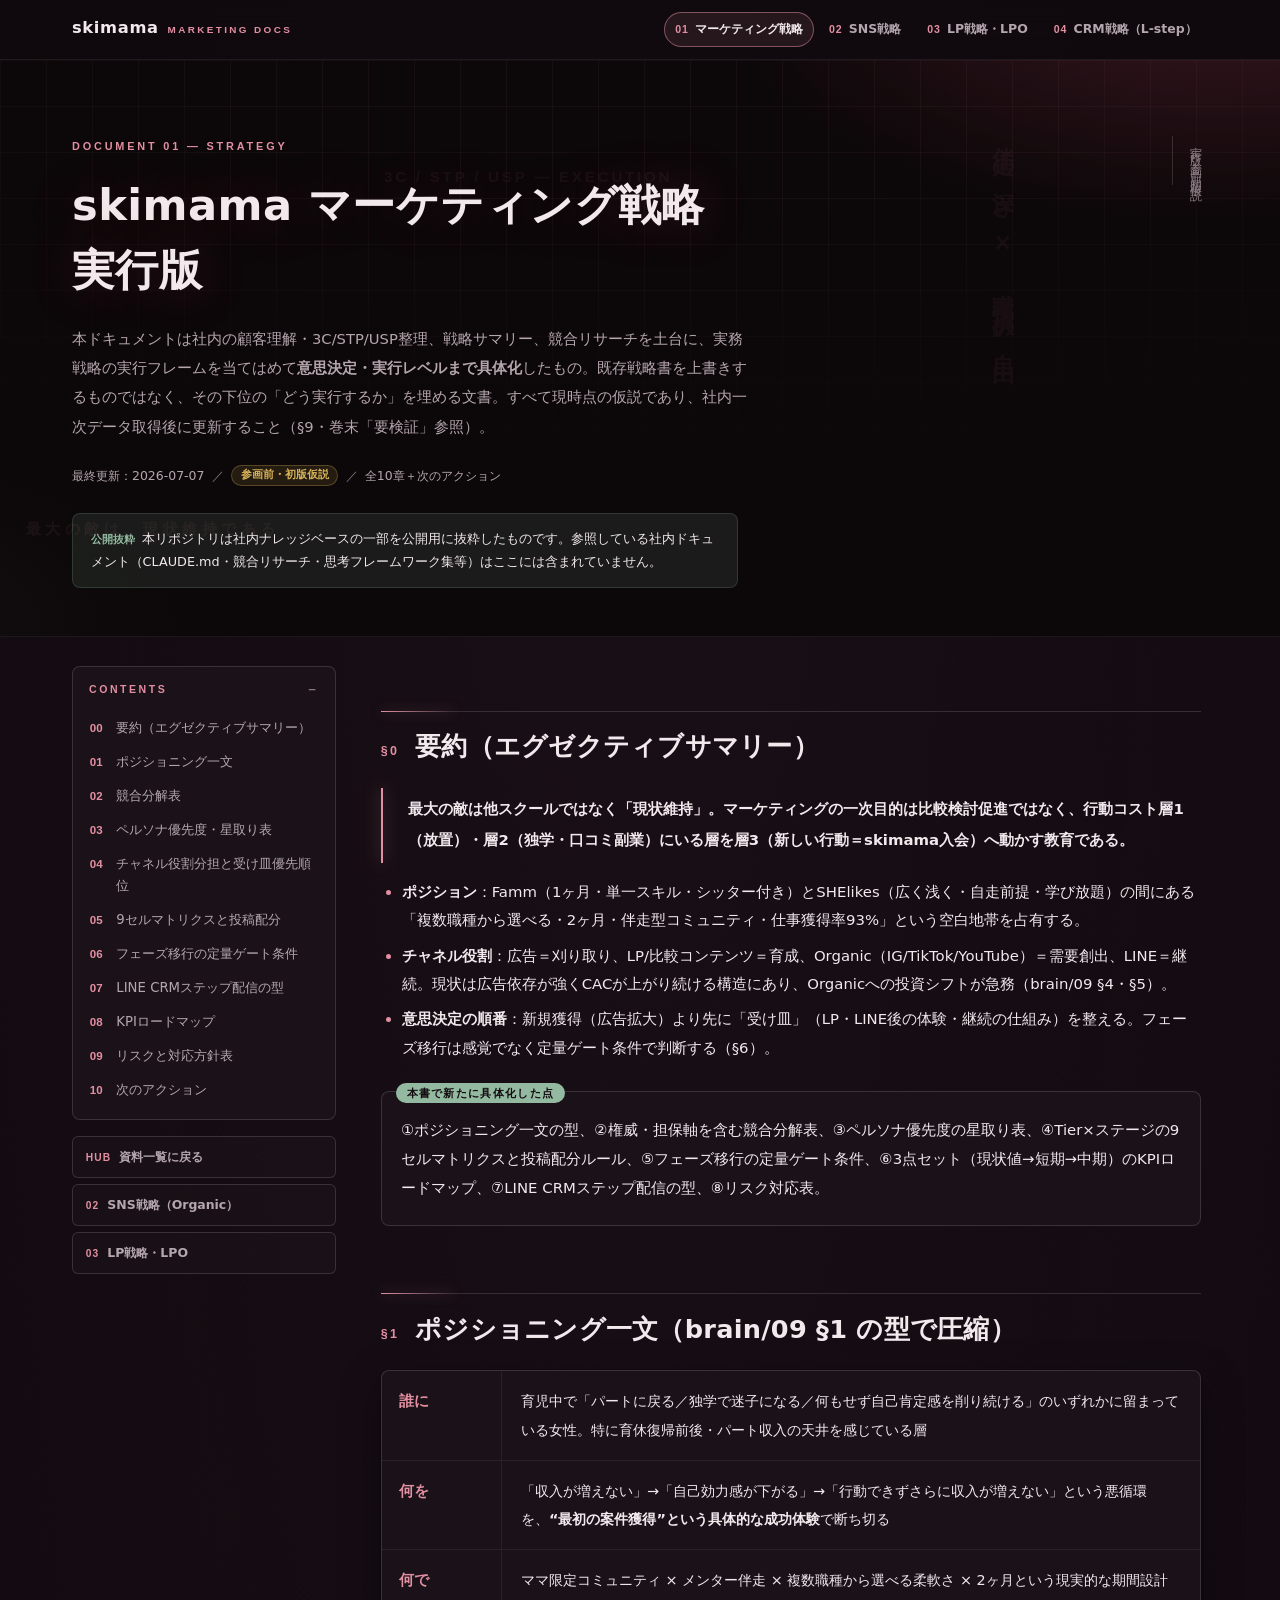
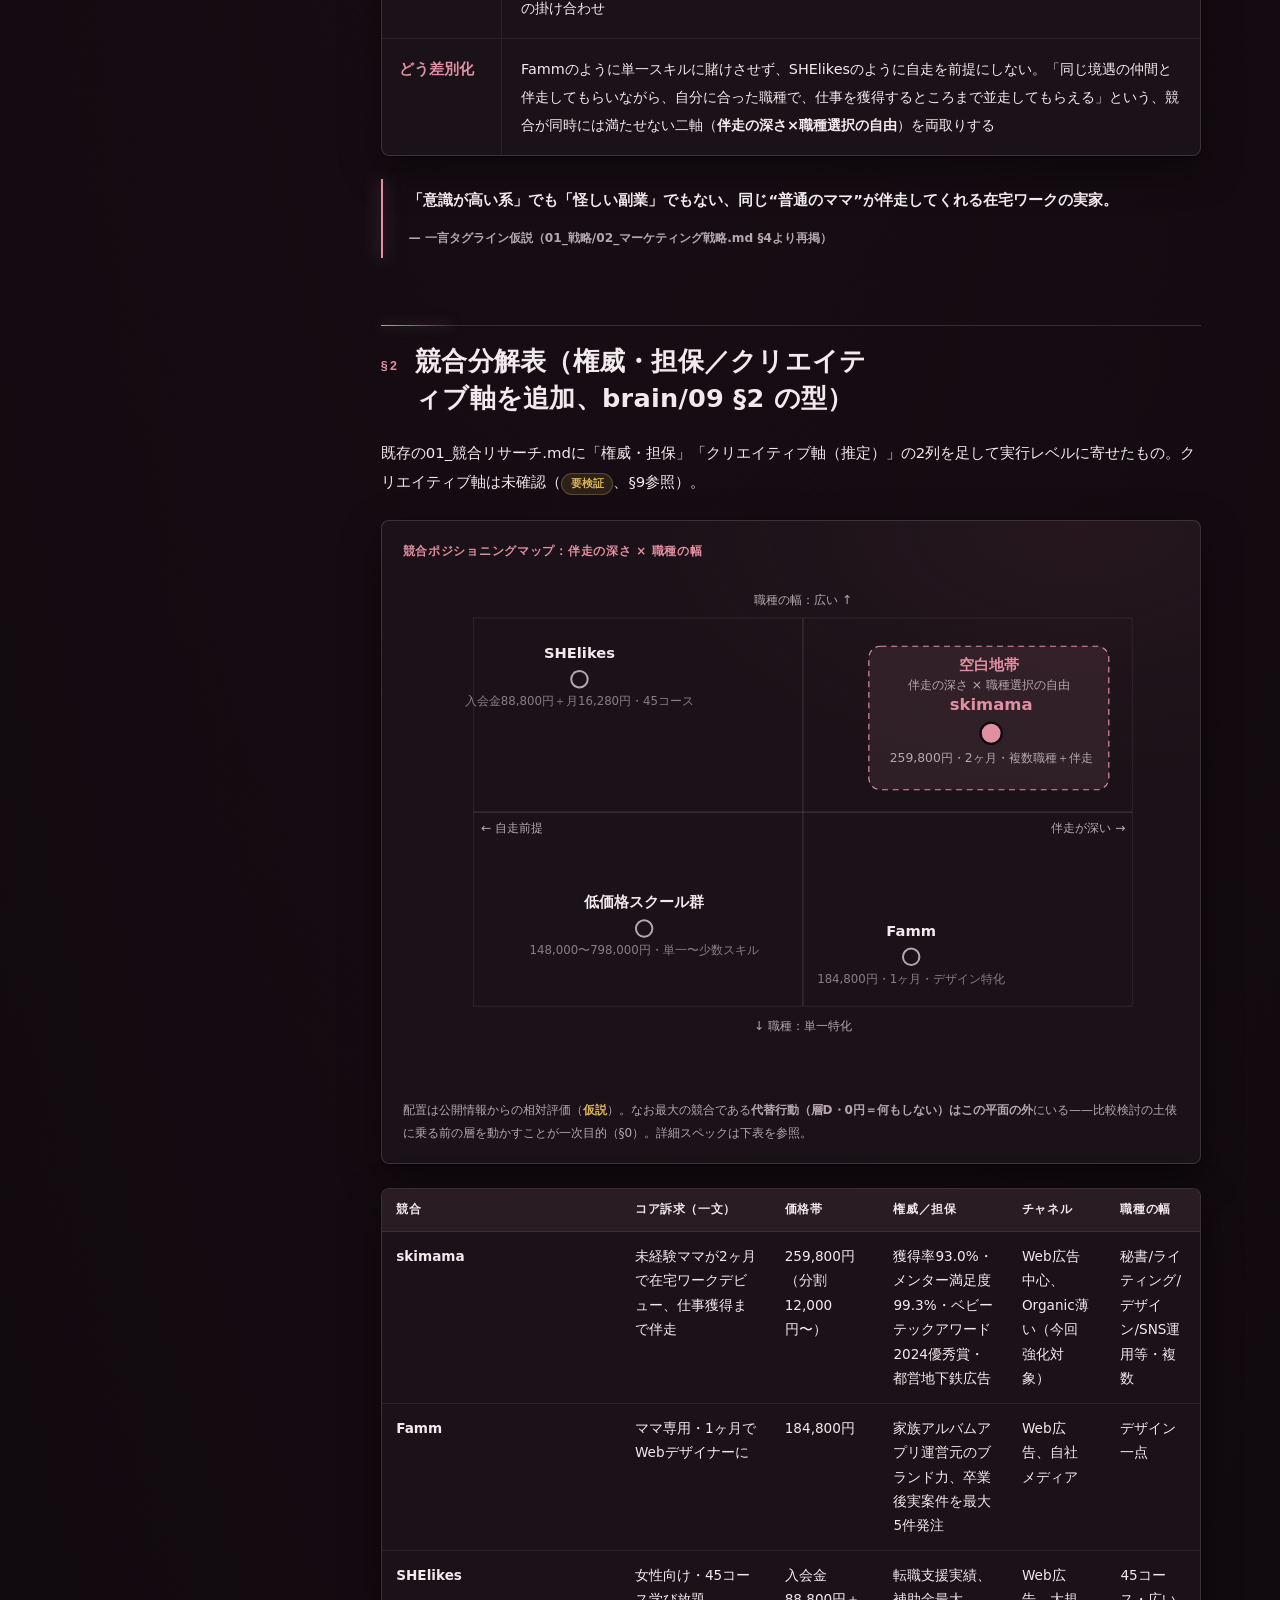
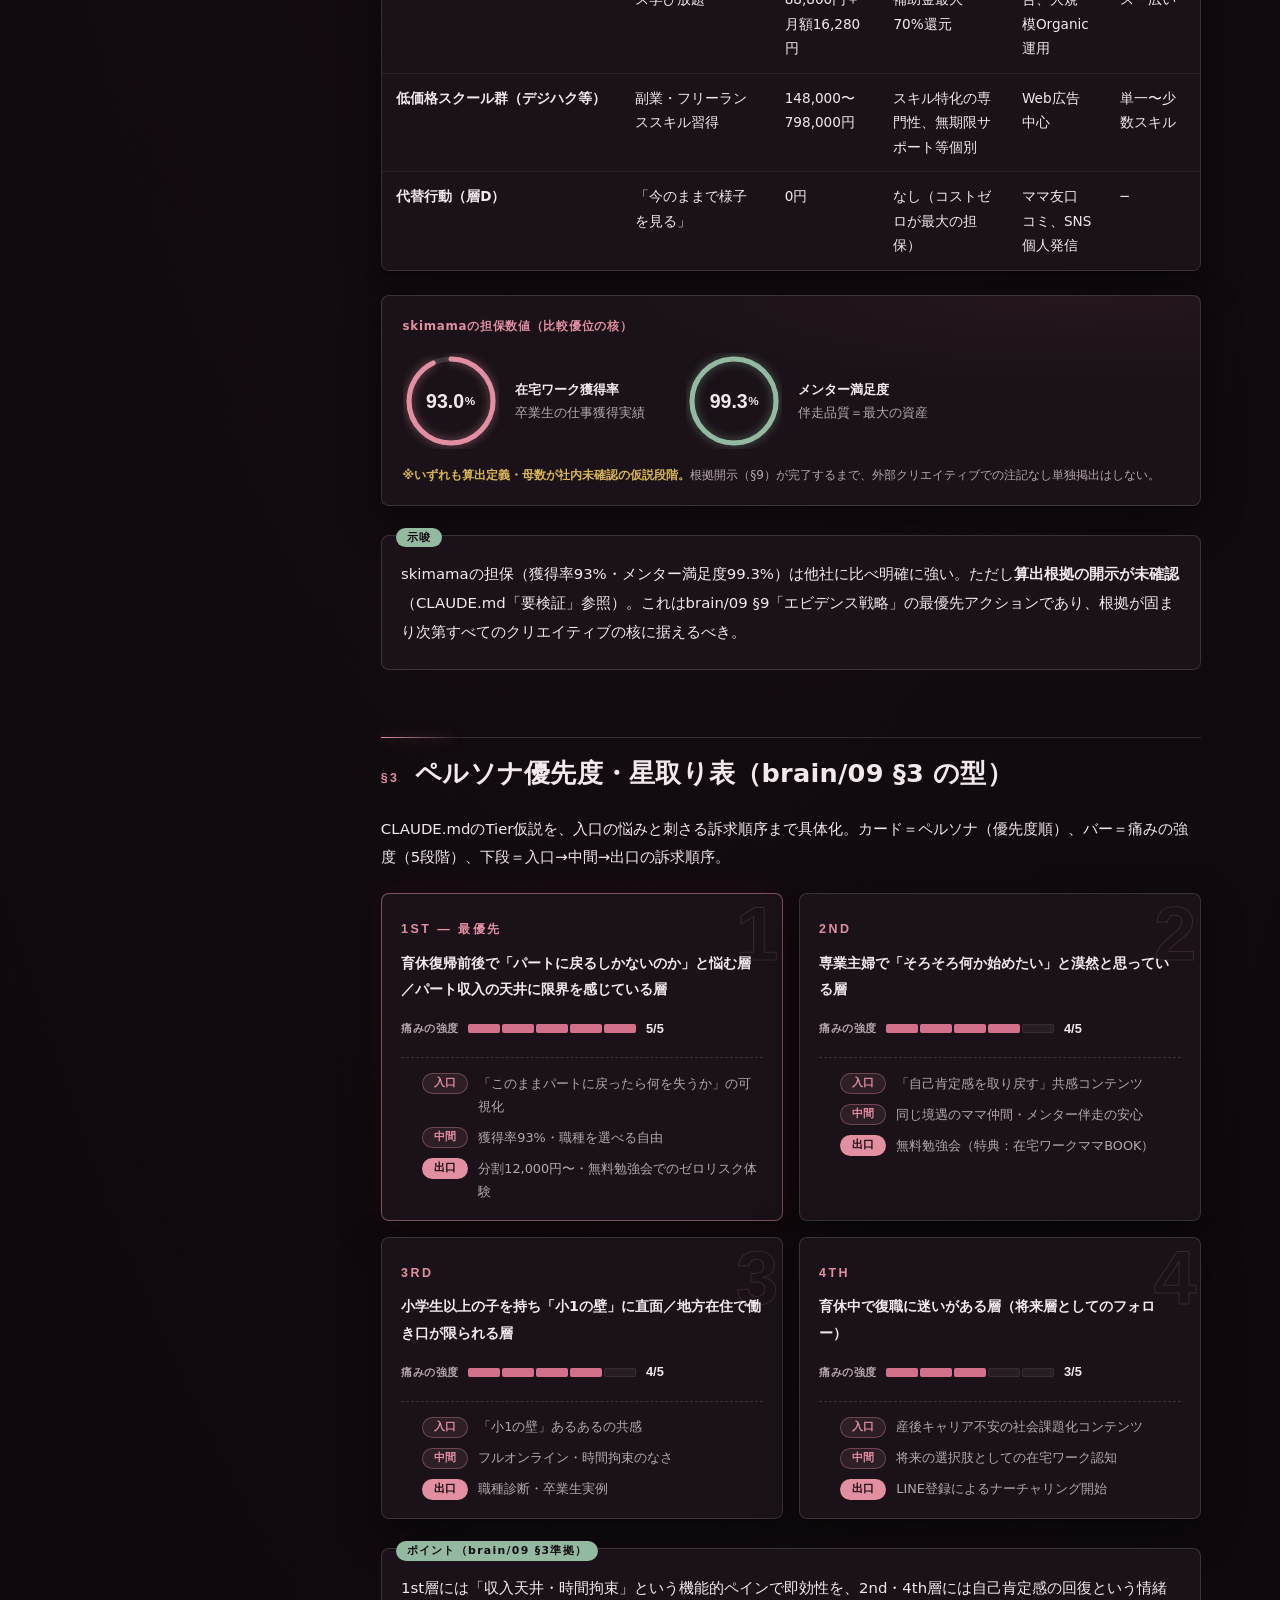
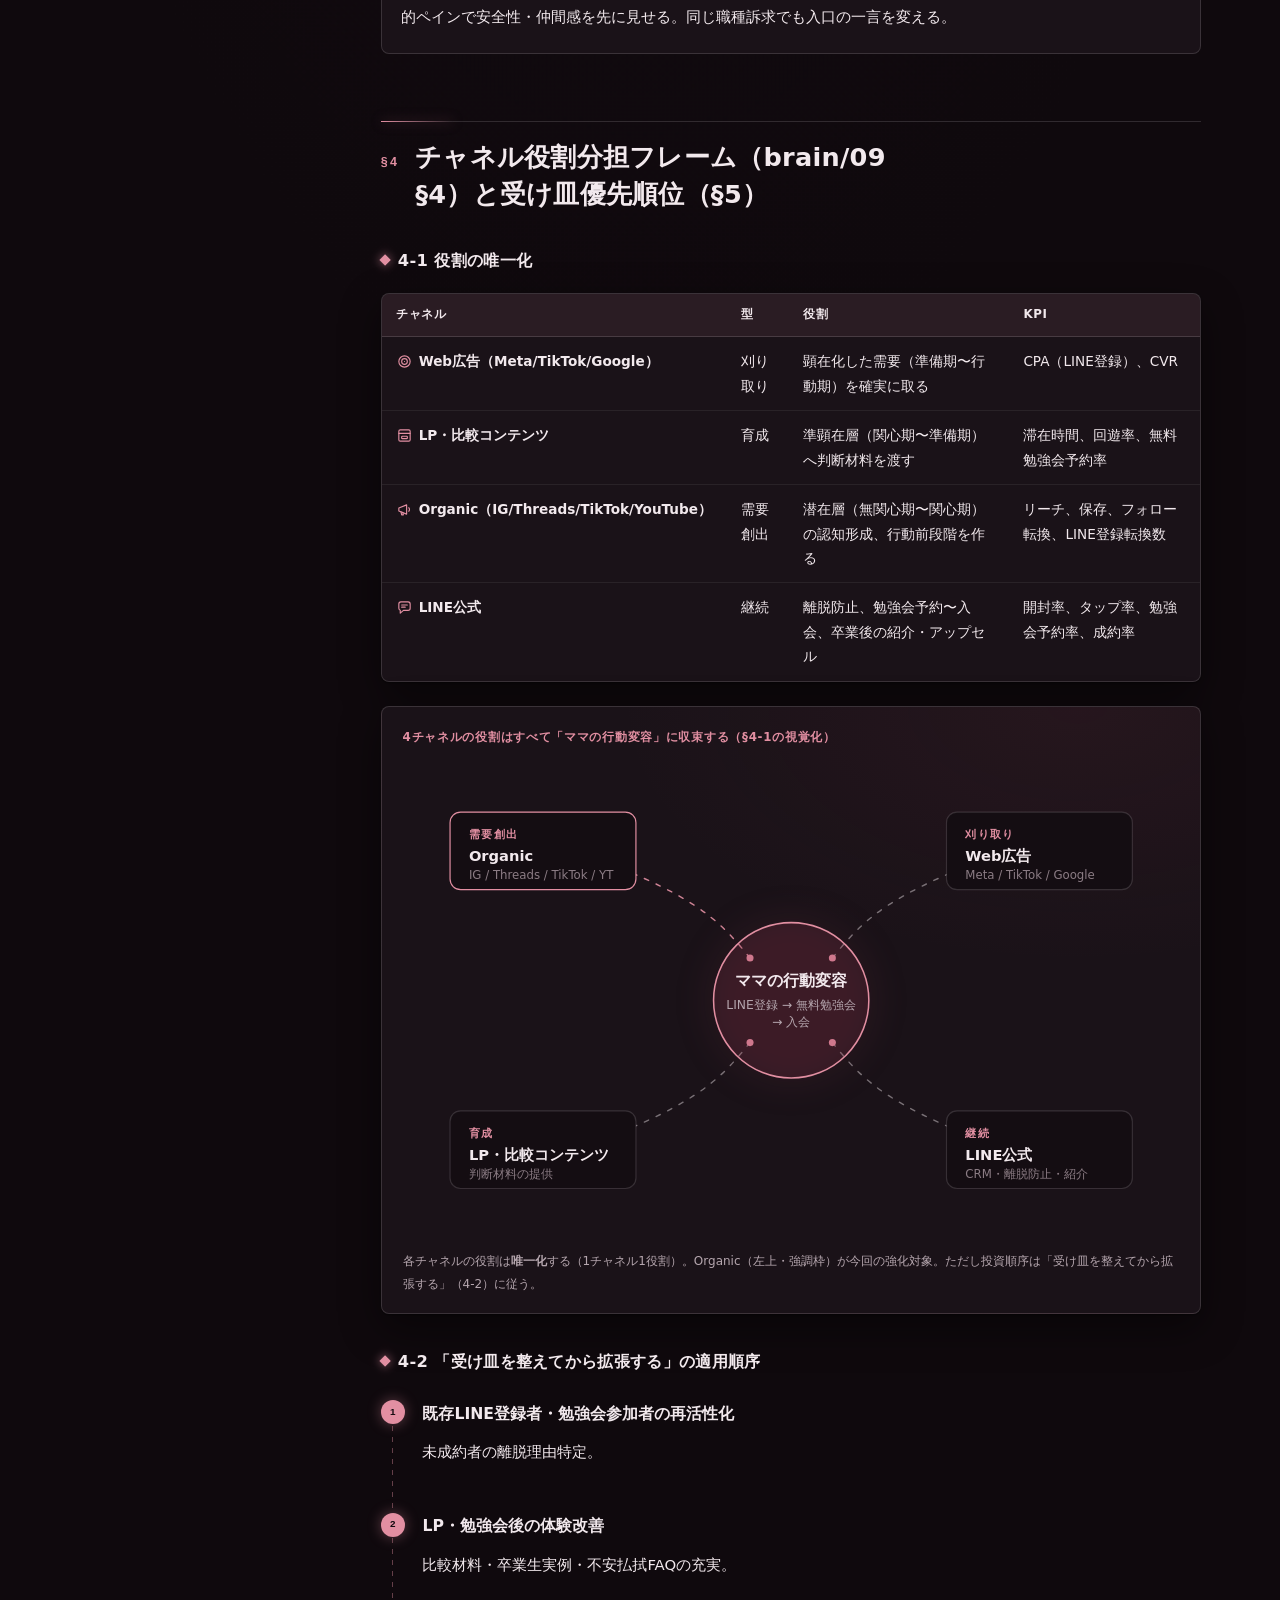
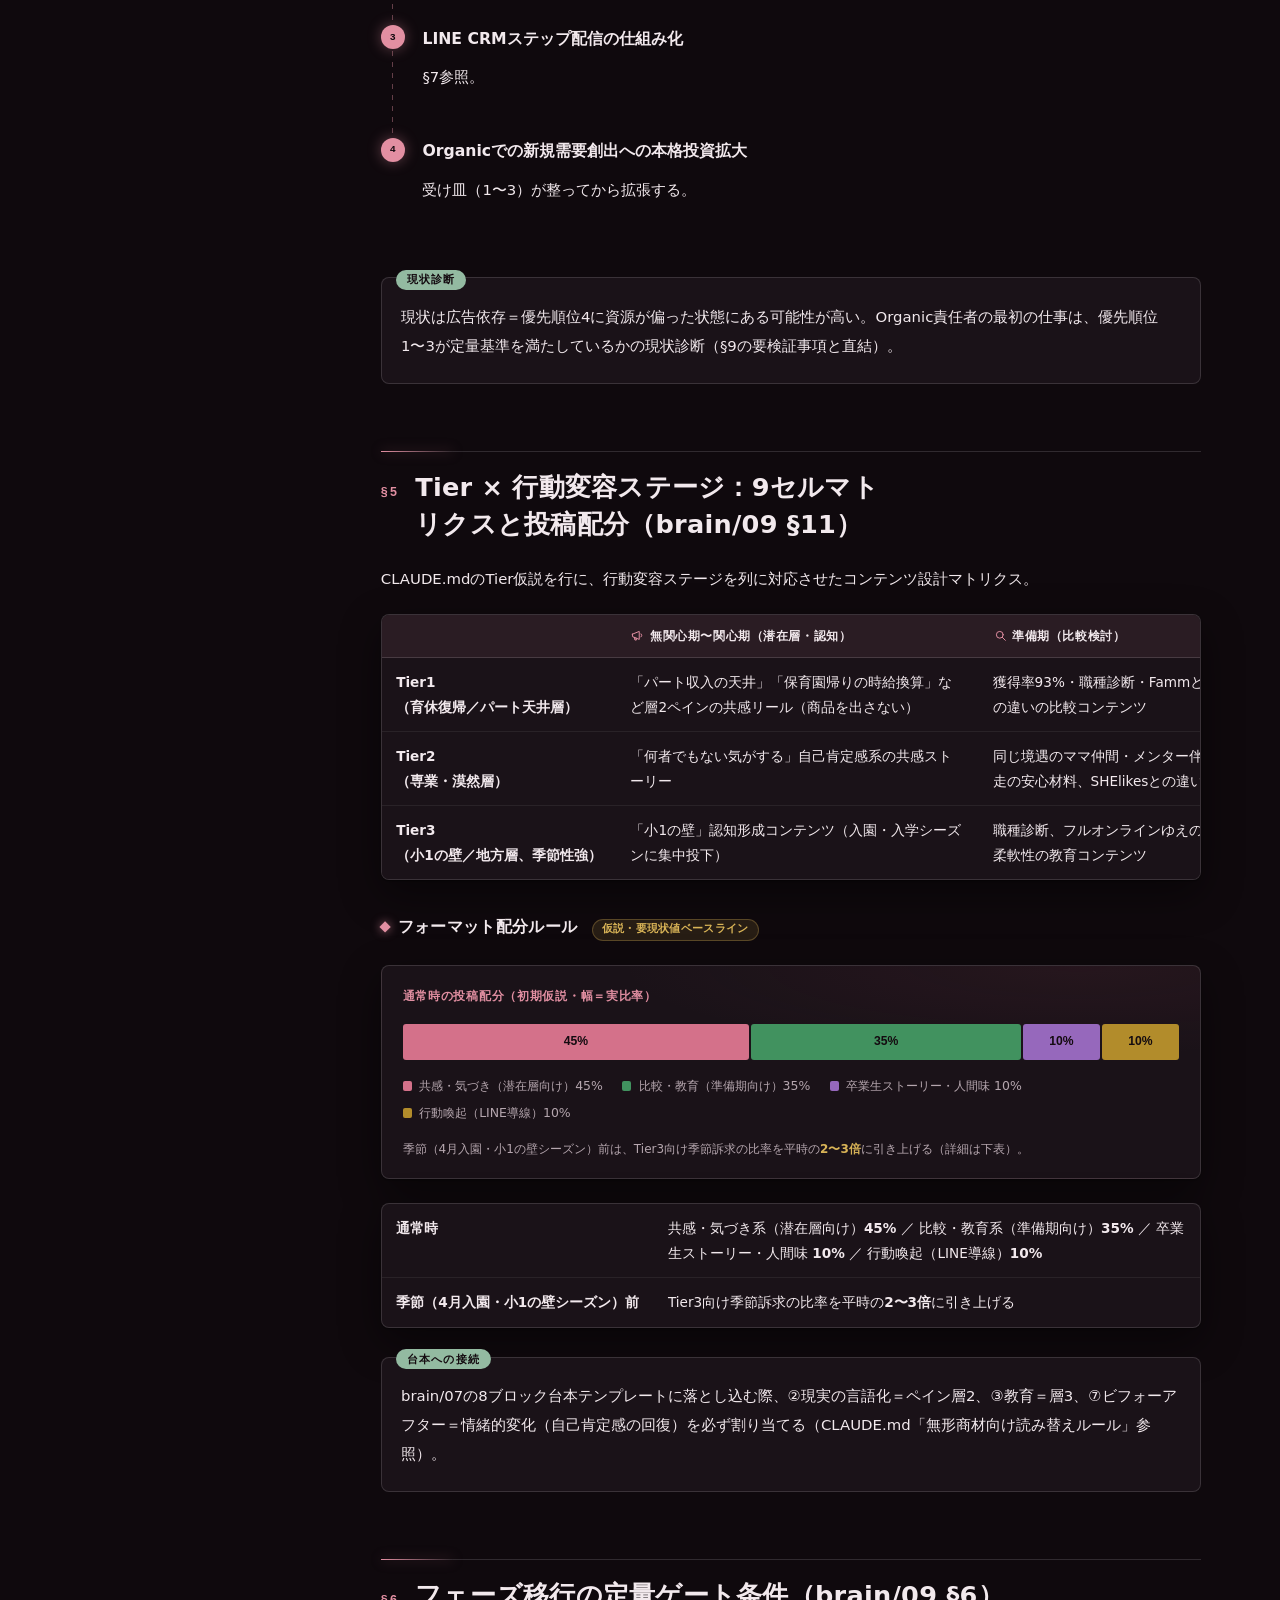
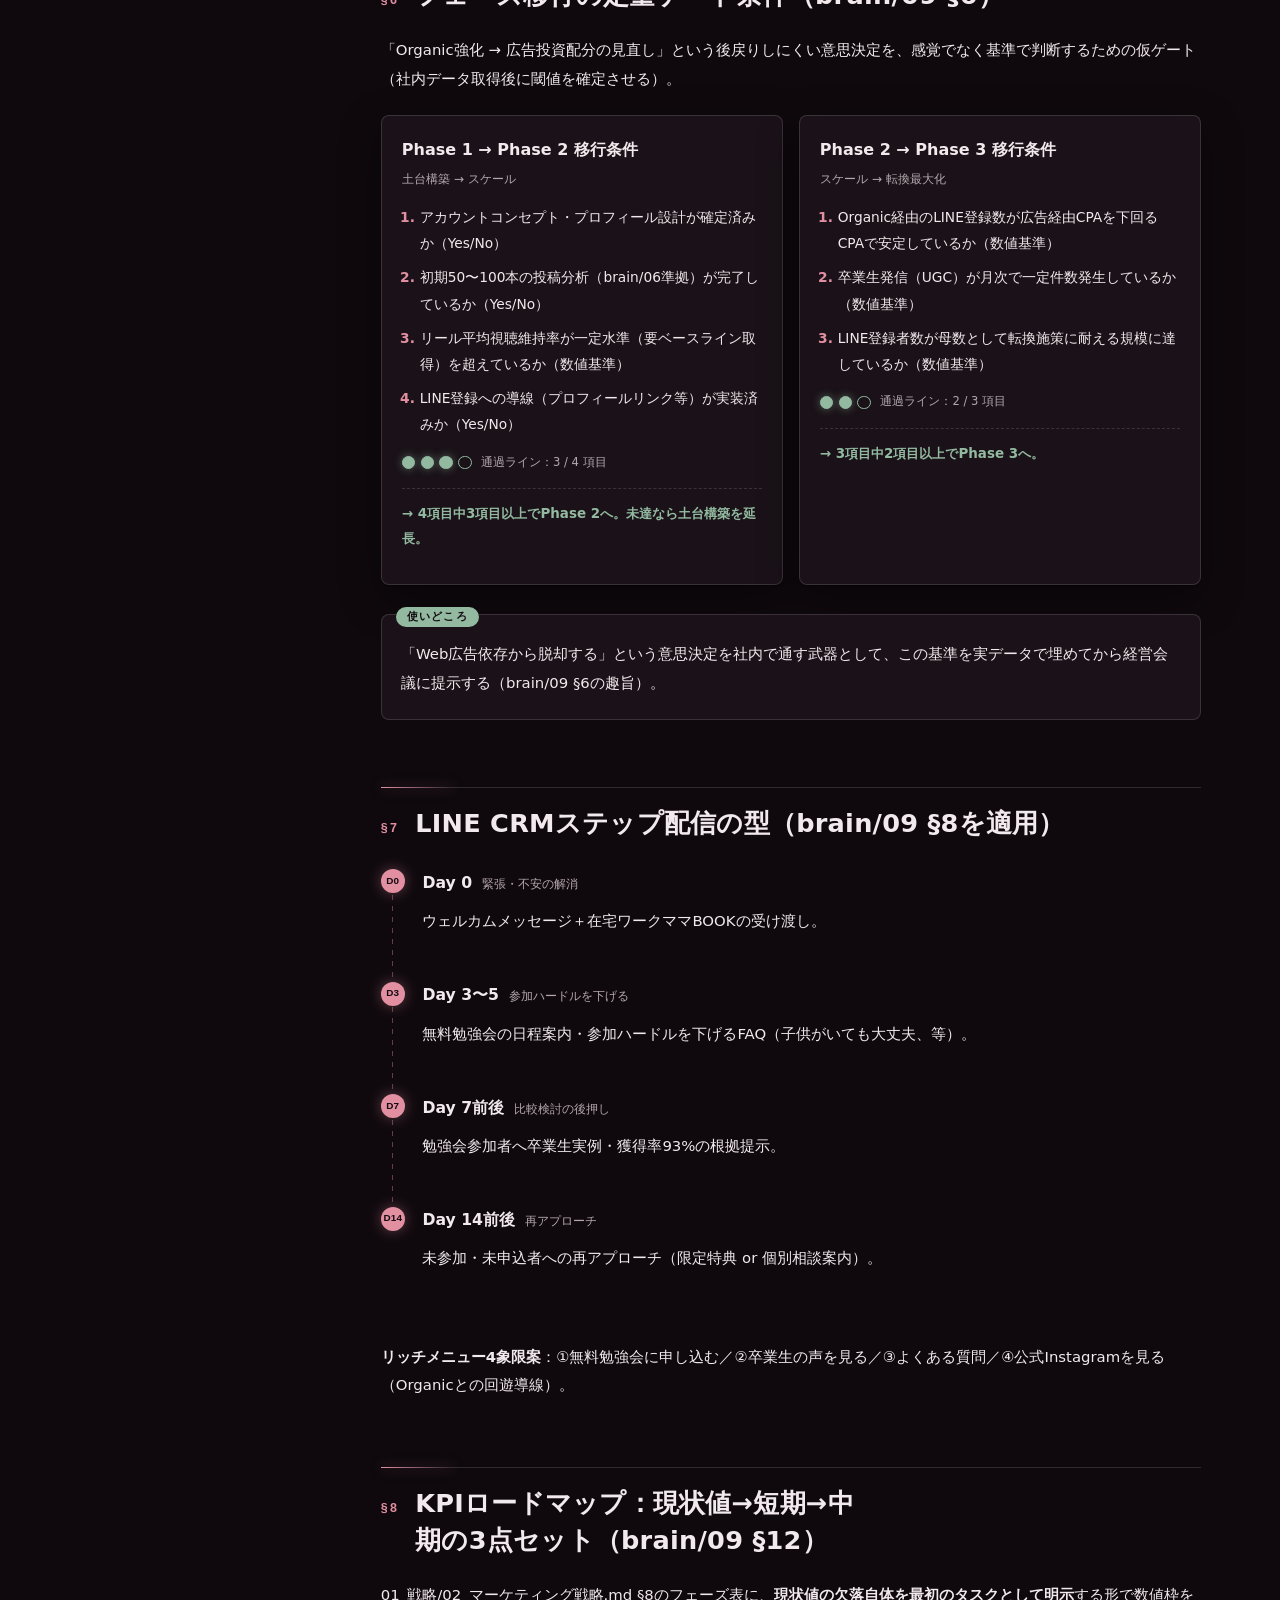
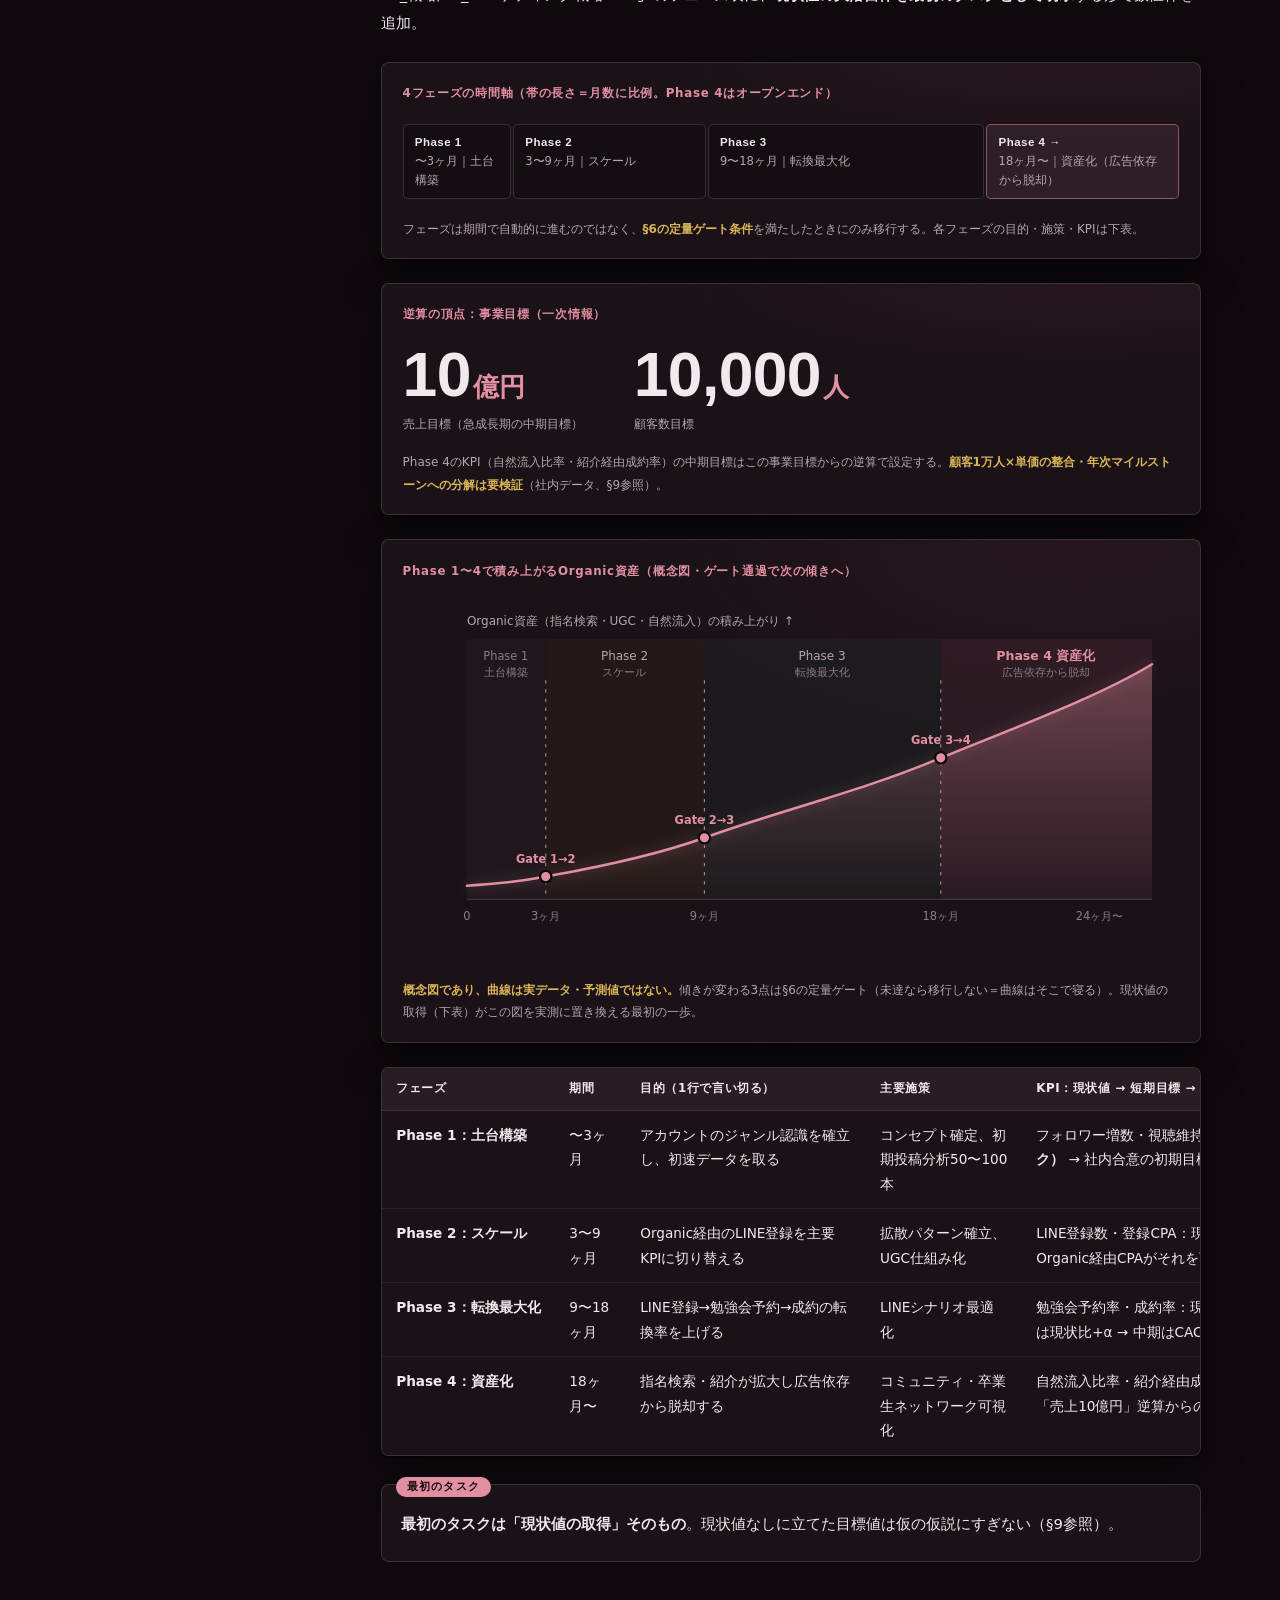
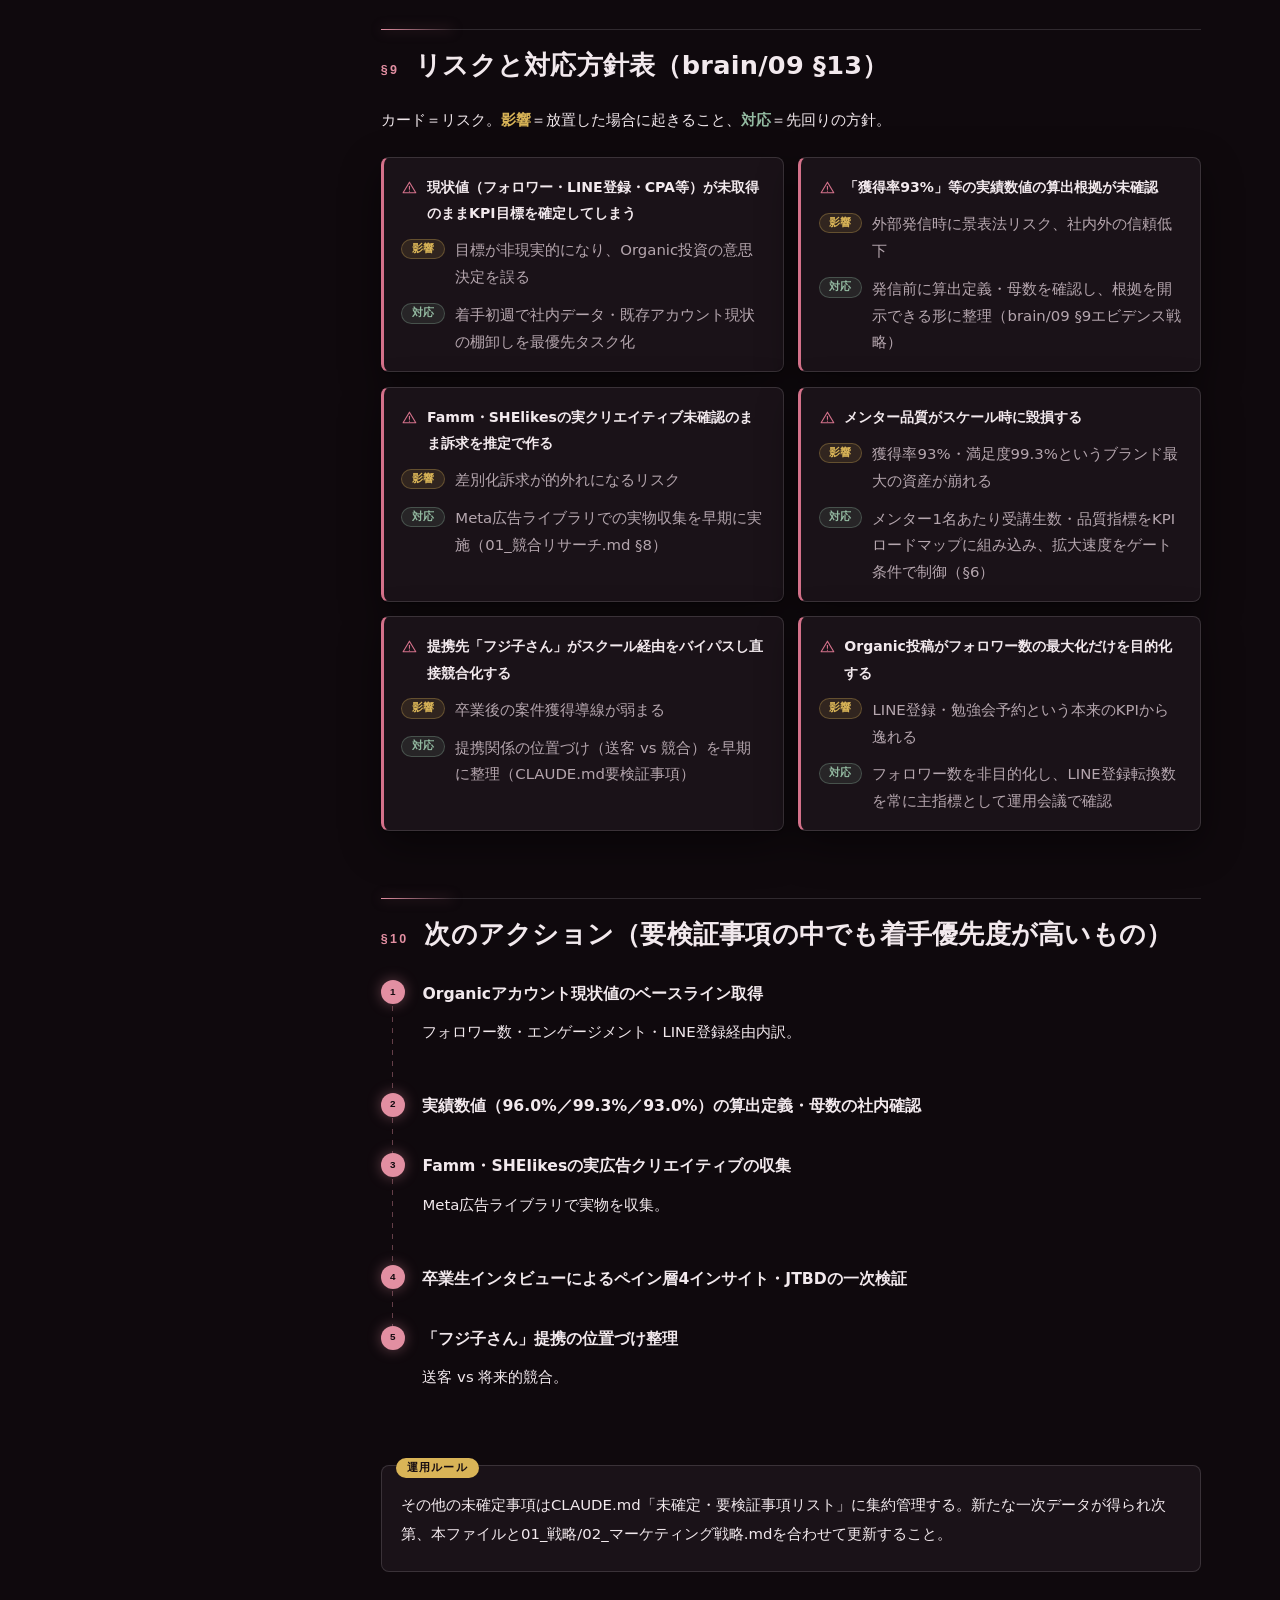
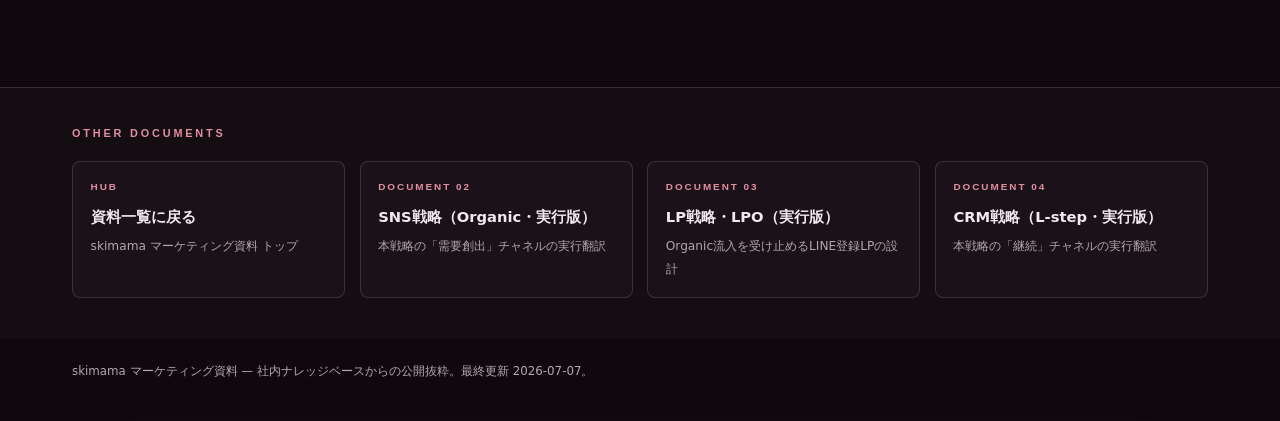
<file: skimama_マーケティング戦略_実行版.html>
<!doctype html>
<html lang="ja">
<head>
<meta charset="utf-8">
<meta name="viewport" content="width=device-width, initial-scale=1">
<meta name="color-scheme" content="dark">
<title>skimama マーケティング戦略｜実行版</title>
<meta name="description" content="skimamaのマーケティング戦略（実行版）。ポジショニング・競合分解・9セルマトリクス・KPIロードマップ等をまとめた公開資料。">
<link rel="stylesheet" href="style.css">
<script src="app.js" defer></script>
</head>
<body>
<a class="skip" href="#content">本文へスキップ</a>

<svg class="icon-defs" xmlns="http://www.w3.org/2000/svg" aria-hidden="true" focusable="false">
  <symbol id="i-megaphone" viewBox="0 0 24 24"><path d="M4 10v4l11 4.5v-13L4 10z"/><path d="M18 9.5a3.5 3.5 0 0 1 0 5"/><path d="M7 15l1 4.5h2.4l-.8-3.6"/></symbol>
  <symbol id="i-person" viewBox="0 0 24 24"><circle cx="12" cy="8" r="3.3"/><path d="M5.5 19.5a6.5 6.5 0 0 1 13 0"/></symbol>
  <symbol id="i-chat" viewBox="0 0 24 24"><path d="M4 7a3 3 0 0 1 3-3h10a3 3 0 0 1 3 3v6a3 3 0 0 1-3 3h-6.5L6 20v-4.2A3 3 0 0 1 4 13V7z"/><path d="M8 8.5h8M8 11.5h5"/></symbol>
  <symbol id="i-people" viewBox="0 0 24 24"><circle cx="9" cy="9" r="2.8"/><path d="M3.5 19a5.5 5.5 0 0 1 11 0"/><circle cx="16.5" cy="10" r="2.3"/><path d="M16 14.7a4.8 4.8 0 0 1 4.5 4.3"/></symbol>
  <symbol id="i-check" viewBox="0 0 24 24"><circle cx="12" cy="12" r="8.5"/><path d="M8 12.5l2.8 2.8L16.5 9.2"/></symbol>
  <symbol id="i-book" viewBox="0 0 24 24"><path d="M4 19.5V6a2 2 0 0 1 2-2h13.5v15.5H6.5A2.5 2.5 0 0 0 4 22v-2.5z"/><path d="M4 19.5A2.5 2.5 0 0 1 6.5 17h13"/><path d="M9 8h7"/></symbol>
  <symbol id="i-note" viewBox="0 0 24 24"><circle cx="8.5" cy="16.5" r="3"/><path d="M11.5 16.5v-12c3 .4 5 2 5.5 4.7"/><path d="M18.5 14.5a9 9 0 0 0 1.5-5"/></symbol>
  <symbol id="i-camera" viewBox="0 0 24 24"><rect x="4" y="4" width="16" height="16" rx="4.5"/><circle cx="12" cy="12" r="3.8"/><path d="M16.9 7.1h0"/></symbol>
  <symbol id="i-threads" viewBox="0 0 24 24"><path d="M4 6.5A2.5 2.5 0 0 1 6.5 4h6A2.5 2.5 0 0 1 15 6.5v2A2.5 2.5 0 0 1 12.5 11H9.5L6 14v-3A2.5 2.5 0 0 1 4 8.5v-2z"/><path d="M16.5 10h1A2.5 2.5 0 0 1 20 12.5v2a2.5 2.5 0 0 1-2.5 2.5H17V20l-3.2-3H11"/></symbol>
  <symbol id="i-play" viewBox="0 0 24 24"><rect x="3" y="4.5" width="18" height="12.5" rx="2.5"/><path d="M10.3 8.2l4.5 2.5-4.5 2.5V8.2z"/><path d="M6 20.5h12"/><path d="M14.5 20.5h0"/></symbol>
  <symbol id="i-zap" viewBox="0 0 24 24"><path d="M13 3 6.5 13.5h4.5L10 21l7-11h-5l1-7z"/></symbol>
  <symbol id="i-bulb" viewBox="0 0 24 24"><path d="M8.4 14.2a5.6 5.6 0 1 1 7.2 0c-.9.8-1.4 1.6-1.6 2.8h-4c-.2-1.2-.7-2-1.6-2.8z"/><path d="M10 20h4"/></symbol>
  <symbol id="i-badge" viewBox="0 0 24 24"><circle cx="12" cy="9.5" r="5"/><path d="M9.2 13.7 7.5 20l4.5-2.4L16.5 20l-1.7-6.3"/></symbol>
  <symbol id="i-moon" viewBox="0 0 24 24"><path d="M19.5 14.5A8 8 0 1 1 9.5 4.5a6.5 6.5 0 0 0 10 10z"/></symbol>
  <symbol id="i-swap" viewBox="0 0 24 24"><path d="M4 8.5h13m0 0-3.2-3.2M17 8.5l-3.2 3.2"/><path d="M20 15.5H7m0 0 3.2-3.2M7 15.5l3.2 3.2"/></symbol>
  <symbol id="i-heart" viewBox="0 0 24 24"><path d="M20.8 8.6a4.6 4.6 0 0 0-7.8-3.3L12 6.3l-1-1a4.6 4.6 0 1 0-6.5 6.5l1 1 6.5 6.5 6.5-6.5 1-1a4.6 4.6 0 0 0 1.3-3.2z"/></symbol>
  <symbol id="i-refresh" viewBox="0 0 24 24"><path d="M19 12a7 7 0 1 1-2.1-5"/><path d="M19.5 4.5v3.2h-3.2"/></symbol>
  <symbol id="i-question" viewBox="0 0 24 24"><circle cx="12" cy="12" r="8.5"/><path d="M9.6 9.4a2.5 2.5 0 1 1 3.7 2.2c-.8.4-1.3.9-1.3 1.8v.3"/><path d="M12 16.9h0"/></symbol>
  <symbol id="i-target" viewBox="0 0 24 24"><circle cx="12" cy="12" r="8"/><circle cx="12" cy="12" r="4"/><path d="M12 12h0"/></symbol>
  <symbol id="i-layout" viewBox="0 0 24 24"><rect x="4" y="4" width="16" height="16" rx="2"/><path d="M4 9h16"/><rect x="8" y="13" width="8" height="3.5" rx="1"/></symbol>
  <symbol id="i-search" viewBox="0 0 24 24"><circle cx="11" cy="11" r="5.5"/><path d="M15.2 15.2 20 20"/></symbol>
  <symbol id="i-alert" viewBox="0 0 24 24"><path d="M12 4.5 3 19.5h18L12 4.5z"/><path d="M12 10.5v4"/><path d="M12 17.3h0"/></symbol>
</svg>

<header class="topbar">
  <div class="topbar-inner">
    <a class="brand" href="index.html">skimama <span class="en">Marketing Docs</span></a>
    <nav class="topbar-docs" aria-label="ドキュメント">
      <a href="skimama_マーケティング戦略_実行版.html" aria-current="page"><i>01</i>マーケティング戦略</a>
      <a href="skimama_SNS戦略_実行版.html"><i>02</i>SNS戦略</a>
      <a href="skimama_LP戦略_実行版.html"><i>03</i>LP戦略・LPO</a>
      <a href="skimama_CRM戦略_実行版.html"><i>04</i>CRM戦略（L-step）</a>
    </nav>
  </div>
</header>

<div class="doc-hero">
  <div class="amb" aria-hidden="true">
    <span class="v lg" style="top:12%;right:20%;">伴走の深さ × 職種選択の自由</span>
    <span style="bottom:16%;left:2%;">最大の敵は、現状維持である</span>
    <span class="num" style="top:18%;left:30%;">3C / STP / USP — EXECUTION</span>
  </div>
  <div class="doc-hero-inner hero-load">
    <span class="doc-vertical" aria-hidden="true">実行版・参画前初版仮説</span>
    <p class="kicker">Document 01 — Strategy</p>
    <h1>skimama マーケティング戦略<br>実行版</h1>
    <p class="doc-lede">本ドキュメントは社内の顧客理解・3C/STP/USP整理、戦略サマリー、競合リサーチを土台に、実務戦略の実行フレームを当てはめて<strong>意思決定・実行レベルまで具体化</strong>したもの。既存戦略書を上書きするものではなく、その下位の「どう実行するか」を埋める文書。すべて現時点の仮説であり、社内一次データ取得後に更新すること（§9・巻末「要検証」参照）。</p>
    <div class="meta-row">
      <span>最終更新：2026-07-07</span><span class="sep">／</span>
      <span class="hypo">参画前・初版仮説</span><span class="sep">／</span>
      <span>全10章＋次のアクション</span>
    </div>
    <div class="notice">本リポジトリは社内ナレッジベースの一部を公開用に抜粋したものです。参照している社内ドキュメント（CLAUDE.md・競合リサーチ・思考フレームワーク集等）はここには含まれていません。</div>
  </div>
</div>

<div class="layout">
  <aside class="rail">
    <details class="toc-box">
      <summary>Contents<span class="visually-hidden">目次</span></summary>
      <nav class="toc" aria-label="目次">
        <a href="#s0"><b>00</b>要約（エグゼクティブサマリー）</a>
        <a href="#s1"><b>01</b>ポジショニング一文</a>
        <a href="#s2"><b>02</b>競合分解表</a>
        <a href="#s3"><b>03</b>ペルソナ優先度・星取り表</a>
        <a href="#s4"><b>04</b>チャネル役割分担と受け皿優先順位</a>
        <a href="#s5"><b>05</b>9セルマトリクスと投稿配分</a>
        <a href="#s6"><b>06</b>フェーズ移行の定量ゲート条件</a>
        <a href="#s7"><b>07</b>LINE CRMステップ配信の型</a>
        <a href="#s8"><b>08</b>KPIロードマップ</a>
        <a href="#s9"><b>09</b>リスクと対応方針表</a>
        <a href="#s10"><b>10</b>次のアクション</a>
      </nav>
    </details>
    <div class="rail-links">
      <a href="index.html"><i>HUB</i>資料一覧に戻る</a>
      <a href="skimama_SNS戦略_実行版.html"><i>02</i>SNS戦略（Organic）</a>
      <a href="skimama_LP戦略_実行版.html"><i>03</i>LP戦略・LPO</a>
    </div>
  </aside>

  <main id="content" class="content">

    <section class="sec fx" id="s0">
      <div class="sec-head"><span class="no">§0</span><h2>要約（エグゼクティブサマリー）</h2></div>
      <p class="pull">最大の敵は他スクールではなく「現状維持」。マーケティングの一次目的は比較検討促進ではなく、行動コスト層1（放置）・層2（独学・口コミ副業）にいる層を層3（新しい行動＝skimama入会）へ動かす<strong>教育</strong>である。</p>
      <ul>
        <li><strong>ポジション</strong>：Famm（1ヶ月・単一スキル・シッター付き）とSHElikes（広く浅く・自走前提・学び放題）の間にある「複数職種から選べる・2ヶ月・伴走型コミュニティ・仕事獲得率93%」という空白地帯を占有する。</li>
        <li><strong>チャネル役割</strong>：広告＝刈り取り、LP/比較コンテンツ＝育成、Organic（IG/TikTok/YouTube）＝需要創出、LINE＝継続。現状は広告依存が強くCACが上がり続ける構造にあり、Organicへの投資シフトが急務（brain/09 §4・§5）。</li>
        <li><strong>意思決定の順番</strong>：新規獲得（広告拡大）より先に「受け皿」（LP・LINE後の体験・継続の仕組み）を整える。フェーズ移行は感覚でなく定量ゲート条件で判断する（§6）。</li>
      </ul>
      <div class="callout">
        <span class="co-label">本書で新たに具体化した点</span>
        <p>①ポジショニング一文の型、②権威・担保軸を含む競合分解表、③ペルソナ優先度の星取り表、④Tier×ステージの9セルマトリクスと投稿配分ルール、⑤フェーズ移行の定量ゲート条件、⑥3点セット（現状値→短期→中期）のKPIロードマップ、⑦LINE CRMステップ配信の型、⑧リスク対応表。</p>
      </div>
    </section>

    <section class="sec fx" id="s1">
      <div class="sec-head"><span class="no">§1</span><h2>ポジショニング一文（brain/09 §1 の型で圧縮）</h2></div>
      <div class="define">
        <div class="row">
          <div class="k">誰に</div>
          <div class="v">育児中で「パートに戻る／独学で迷子になる／何もせず自己肯定感を削り続ける」のいずれかに留まっている女性。特に育休復帰前後・パート収入の天井を感じている層</div>
        </div>
        <div class="row">
          <div class="k">何を</div>
          <div class="v">「収入が増えない」→「自己効力感が下がる」→「行動できずさらに収入が増えない」という悪循環を、<strong>“最初の案件獲得”という具体的な成功体験</strong>で断ち切る</div>
        </div>
        <div class="row">
          <div class="k">何で</div>
          <div class="v">ママ限定コミュニティ × メンター伴走 × 複数職種から選べる柔軟さ × 2ヶ月という現実的な期間設計の掛け合わせ</div>
        </div>
        <div class="row">
          <div class="k">どう差別化</div>
          <div class="v">Fammのように単一スキルに賭けさせず、SHElikesのように自走を前提にしない。「同じ境遇の仲間と伴走してもらいながら、自分に合った職種で、仕事を獲得するところまで並走してもらえる」という、競合が同時には満たせない二軸（<strong>伴走の深さ×職種選択の自由</strong>）を両取りする</div>
        </div>
      </div>
      <p class="pull">「意識が高い系」でも「怪しい副業」でもない、同じ“普通のママ”が伴走してくれる在宅ワークの実家。<span class="src">— 一言タグライン仮説（01_戦略/02_マーケティング戦略.md §4より再掲）</span></p>
    </section>

    <section class="sec fx" id="s2">
      <div class="sec-head"><span class="no">§2</span><h2>競合分解表（権威・担保／クリエイティブ軸を追加、brain/09 §2 の型）</h2></div>
      <p>既存の01_競合リサーチ.mdに「権威・担保」「クリエイティブ軸（推定）」の2列を足して実行レベルに寄せたもの。クリエイティブ軸は未確認（<span class="hypo">要検証</span>、§9参照）。</p>

      <figure class="fig">
        <figcaption class="fig-cap">競合ポジショニングマップ：伴走の深さ × 職種の幅</figcaption>
        <div class="chart-scroll">
          <svg class="chart" viewBox="0 0 660 430" role="img" aria-label="ポジショニングマップ。横軸は自走前提から伴走が深いへ、縦軸は職種が単一特化から幅広いへ。SHElikesは自走前提で職種が最も広い左上、低価格スクール群は自走寄りで単一スキルの左下、Fammは伴走ありで デザイン一点の右下。skimamaは伴走が深く複数職種の右上の空白地帯に位置する。">
            <title>競合ポジショニングマップ（伴走の深さ×職種の幅・仮説）</title>
            <rect x="60" y="34" width="560" height="330" class="lnf"/>
            <line x1="340" y1="34" x2="340" y2="364" class="ln"/>
            <line x1="60" y1="199" x2="620" y2="199" class="ln"/>
            <text x="340" y="22" text-anchor="middle" class="cs">職種の幅：広い ↑</text>
            <text x="340" y="384" text-anchor="middle" class="cs">↓ 職種：単一特化</text>
            <text x="66" y="216" text-anchor="start" class="cs">← 自走前提</text>
            <text x="614" y="216" text-anchor="end" class="cs">伴走が深い →</text>

            <rect x="396" y="58" width="204" height="122" rx="10" class="zone"/>
            <text x="498" y="78" text-anchor="middle" class="ca">空白地帯</text>
            <text x="498" y="94" text-anchor="middle" class="cs">伴走の深さ × 職種選択の自由</text>

            <circle cx="150" cy="86" r="7" class="dot"/>
            <text x="150" y="68" text-anchor="middle" class="ct">SHElikes</text>
            <text x="150" y="108" text-anchor="middle" class="cf">入会金88,800円＋月16,280円・45コース</text>

            <circle cx="205" cy="298" r="7" class="dot"/>
            <text x="205" y="280" text-anchor="middle" class="ct">低価格スクール群</text>
            <text x="205" y="320" text-anchor="middle" class="cf">148,000〜798,000円・単一〜少数スキル</text>

            <circle cx="432" cy="322" r="7" class="dot"/>
            <text x="432" y="304" text-anchor="middle" class="ct">Famm</text>
            <text x="432" y="344" text-anchor="middle" class="cf">184,800円・1ヶ月・デザイン特化</text>

            <circle cx="500" cy="132" r="9" class="dot me"/>
            <text x="500" y="112" text-anchor="middle" class="ca" style="font-size:14px;">skimama</text>
            <text x="500" y="156" text-anchor="middle" class="cs">259,800円・2ヶ月・複数職種＋伴走</text>
          </svg>
        </div>
        <p class="fig-note">配置は公開情報からの相対評価（<b>仮説</b>）。なお最大の競合である<strong>代替行動（層D・0円＝何もしない）はこの平面の外</strong>にいる——比較検討の土俵に乗る前の層を動かすことが一次目的（§0）。詳細スペックは下表を参照。</p>
      </figure>

      <div class="twrap wide">
        <table>
          <thead>
            <tr><th>競合</th><th>コア訴求（一文）</th><th>価格帯</th><th>権威／担保</th><th>チャネル</th><th>職種の幅</th><th>クリエイティブ軸（推定・要検証）</th></tr>
          </thead>
          <tbody>
            <tr>
              <td class="rowh"><strong>skimama</strong></td>
              <td>未経験ママが2ヶ月で在宅ワークデビュー、仕事獲得まで伴走</td>
              <td>259,800円（分割12,000円〜）</td>
              <td>獲得率93.0%・メンター満足度99.3%・ベビーテックアワード2024優秀賞・都営地下鉄広告</td>
              <td>Web広告中心、Organic薄い（今回強化対象）</td>
              <td>秘書/ライティング/デザイン/SNS運用等・複数</td>
              <td>実績数値＋卒業生ビフォーアフター（推定）</td>
            </tr>
            <tr>
              <td class="rowh"><strong>Famm</strong></td>
              <td>ママ専用・1ヶ月でWebデザイナーに</td>
              <td>184,800円</td>
              <td>家族アルバムアプリ運営元のブランド力、卒業後実案件を最大5件発注</td>
              <td>Web広告、自社メディア</td>
              <td>デザイン一点</td>
              <td>「1ヶ月で・シッター付きで」の手軽さ訴求（推定）</td>
            </tr>
            <tr>
              <td class="rowh"><strong>SHElikes</strong></td>
              <td>女性向け・45コース学び放題</td>
              <td>入会金88,800円＋月額16,280円</td>
              <td>転職支援実績、補助金最大70%還元</td>
              <td>Web広告、大規模Organic運用</td>
              <td>45コース・広い</td>
              <td>「なりたい私になる」キラキラ系（推定）</td>
            </tr>
            <tr>
              <td class="rowh"><strong>低価格スクール群</strong>（デジハク等）</td>
              <td>副業・フリーランススキル習得</td>
              <td>148,000〜798,000円</td>
              <td>スキル特化の専門性、無期限サポート等個別</td>
              <td>Web広告中心</td>
              <td>単一〜少数スキル</td>
              <td>スキル習得後の収入試算訴求（推定）</td>
            </tr>
            <tr>
              <td class="rowh"><strong>代替行動（層D）</strong></td>
              <td>「今のままで様子を見る」</td>
              <td>0円</td>
              <td>なし（コストゼロが最大の担保）</td>
              <td>ママ友口コミ、SNS個人発信</td>
              <td>─</td>
              <td>─</td>
            </tr>
          </tbody>
        </table>
      </div>

      <figure class="fig">
        <figcaption class="fig-cap">skimamaの担保数値（比較優位の核）</figcaption>
        <div class="gauge-row">
          <div class="gauge-item">
            <div class="gaugewrap">
              <svg class="gauge" viewBox="0 0 96 96" role="img" aria-label="在宅ワーク獲得率 93.0パーセント（算出定義・母数は社内未確認）">
                <title>在宅ワーク獲得率 93.0%</title>
                <circle class="g-track" cx="48" cy="48" r="42" pathLength="100"/>
                <circle class="g-val" cx="48" cy="48" r="42" pathLength="100" stroke-dasharray="93 100"/>
              </svg>
              <div class="gauge-num" aria-hidden="true">93.0<span class="unit">%</span></div>
            </div>
            <p class="g-label"><b>在宅ワーク獲得率</b><br>卒業生の仕事獲得実績</p>
          </div>
          <div class="gauge-item">
            <div class="gaugewrap">
              <svg class="gauge" viewBox="0 0 96 96" role="img" aria-label="メンター満足度 99.3パーセント（算出定義・母数は社内未確認）">
                <title>メンター満足度 99.3%</title>
                <circle class="g-track" cx="48" cy="48" r="42" pathLength="100"/>
                <circle class="g-val green" cx="48" cy="48" r="42" pathLength="100" stroke-dasharray="99.3 100"/>
              </svg>
              <div class="gauge-num" aria-hidden="true">99.3<span class="unit">%</span></div>
            </div>
            <p class="g-label"><b>メンター満足度</b><br>伴走品質＝最大の資産</p>
          </div>
        </div>
        <p class="fig-note"><b>※いずれも算出定義・母数が社内未確認の仮説段階。</b>根拠開示（§9）が完了するまで、外部クリエイティブでの注記なし単独掲出はしない。</p>
      </figure>

      <div class="callout">
        <span class="co-label">示唆</span>
        <p>skimamaの担保（獲得率93%・メンター満足度99.3%）は他社に比べ明確に強い。ただし<strong>算出根拠の開示が未確認</strong>（CLAUDE.md「要検証」参照）。これはbrain/09 §9「エビデンス戦略」の最優先アクションであり、根拠が固まり次第すべてのクリエイティブの核に据えるべき。</p>
      </div>
    </section>

    <section class="sec fx" id="s3">
      <div class="sec-head"><span class="no">§3</span><h2>ペルソナ優先度・星取り表（brain/09 §3 の型）</h2></div>
      <p>CLAUDE.mdのTier仮説を、入口の悩みと刺さる訴求順序まで具体化。カード＝ペルソナ（優先度順）、バー＝痛みの強度（5段階）、下段＝入口→中間→出口の訴求順序。</p>
      <div class="persona-grid">
        <article class="persona top">
          <span class="ps-ghost" aria-hidden="true">1</span>
          <span class="ps-rank">1st — 最優先</span>
          <p class="ps-who">育休復帰前後で「パートに戻るしかないのか」と悩む層／パート収入の天井に限界を感じている層</p>
          <div class="ps-pain" role="img" aria-label="痛みの強度：5段階中5">
            <span class="k" aria-hidden="true">痛みの強度</span>
            <span class="bar" aria-hidden="true"><i class="on"></i><i class="on"></i><i class="on"></i><i class="on"></i><i class="on"></i></span>
            <span class="v" aria-hidden="true">5/5</span>
          </div>
          <ol class="ps-route">
            <li><b>入口</b><span>「このままパートに戻ったら何を失うか」の可視化</span></li>
            <li><b>中間</b><span>獲得率93%・職種を選べる自由</span></li>
            <li><b>出口</b><span>分割12,000円〜・無料勉強会でのゼロリスク体験</span></li>
          </ol>
        </article>
        <article class="persona">
          <span class="ps-ghost" aria-hidden="true">2</span>
          <span class="ps-rank">2nd</span>
          <p class="ps-who">専業主婦で「そろそろ何か始めたい」と漠然と思っている層</p>
          <div class="ps-pain" role="img" aria-label="痛みの強度：5段階中4">
            <span class="k" aria-hidden="true">痛みの強度</span>
            <span class="bar" aria-hidden="true"><i class="on"></i><i class="on"></i><i class="on"></i><i class="on"></i><i></i></span>
            <span class="v" aria-hidden="true">4/5</span>
          </div>
          <ol class="ps-route">
            <li><b>入口</b><span>「自己肯定感を取り戻す」共感コンテンツ</span></li>
            <li><b>中間</b><span>同じ境遇のママ仲間・メンター伴走の安心</span></li>
            <li><b>出口</b><span>無料勉強会（特典：在宅ワークママBOOK）</span></li>
          </ol>
        </article>
        <article class="persona">
          <span class="ps-ghost" aria-hidden="true">3</span>
          <span class="ps-rank">3rd</span>
          <p class="ps-who">小学生以上の子を持ち「小1の壁」に直面／地方在住で働き口が限られる層</p>
          <div class="ps-pain" role="img" aria-label="痛みの強度：5段階中4">
            <span class="k" aria-hidden="true">痛みの強度</span>
            <span class="bar" aria-hidden="true"><i class="on"></i><i class="on"></i><i class="on"></i><i class="on"></i><i></i></span>
            <span class="v" aria-hidden="true">4/5</span>
          </div>
          <ol class="ps-route">
            <li><b>入口</b><span>「小1の壁」あるあるの共感</span></li>
            <li><b>中間</b><span>フルオンライン・時間拘束のなさ</span></li>
            <li><b>出口</b><span>職種診断・卒業生実例</span></li>
          </ol>
        </article>
        <article class="persona">
          <span class="ps-ghost" aria-hidden="true">4</span>
          <span class="ps-rank">4th</span>
          <p class="ps-who">育休中で復職に迷いがある層（将来層としてのフォロー）</p>
          <div class="ps-pain" role="img" aria-label="痛みの強度：5段階中3">
            <span class="k" aria-hidden="true">痛みの強度</span>
            <span class="bar" aria-hidden="true"><i class="on"></i><i class="on"></i><i class="on"></i><i></i><i></i></span>
            <span class="v" aria-hidden="true">3/5</span>
          </div>
          <ol class="ps-route">
            <li><b>入口</b><span>産後キャリア不安の社会課題化コンテンツ</span></li>
            <li><b>中間</b><span>将来の選択肢としての在宅ワーク認知</span></li>
            <li><b>出口</b><span>LINE登録によるナーチャリング開始</span></li>
          </ol>
        </article>
      </div>
      <div class="callout">
        <span class="co-label">ポイント（brain/09 §3準拠）</span>
        <p>1st層には「収入天井・時間拘束」という機能的ペインで即効性を、2nd・4th層には自己肯定感の回復という情緒的ペインで安全性・仲間感を先に見せる。同じ職種訴求でも入口の一言を変える。</p>
      </div>
    </section>

    <section class="sec fx" id="s4">
      <div class="sec-head"><span class="no">§4</span><h2>チャネル役割分担フレーム（brain/09 §4）と受け皿優先順位（§5）</h2></div>

      <h3>4-1 役割の唯一化</h3>
      <div class="twrap mid">
        <table>
          <thead>
            <tr><th>チャネル</th><th>型</th><th>役割</th><th>KPI</th></tr>
          </thead>
          <tbody>
            <tr><td class="rowh"><svg class="ico ti" aria-hidden="true"><use href="#i-target"/></svg>Web広告（Meta/TikTok/Google）</td><td>刈り取り</td><td>顕在化した需要（準備期〜行動期）を確実に取る</td><td>CPA（LINE登録）、CVR</td></tr>
            <tr><td class="rowh"><svg class="ico ti" aria-hidden="true"><use href="#i-layout"/></svg>LP・比較コンテンツ</td><td>育成</td><td>準顕在層（関心期〜準備期）へ判断材料を渡す</td><td>滞在時間、回遊率、無料勉強会予約率</td></tr>
            <tr><td class="rowh"><svg class="ico ti" aria-hidden="true"><use href="#i-megaphone"/></svg>Organic（IG/Threads/TikTok/YouTube）</td><td>需要創出</td><td>潜在層（無関心期〜関心期）の認知形成、行動前段階を作る</td><td>リーチ、保存、フォロー転換、LINE登録転換数</td></tr>
            <tr><td class="rowh"><svg class="ico ti" aria-hidden="true"><use href="#i-chat"/></svg>LINE公式</td><td>継続</td><td>離脱防止、勉強会予約〜入会、卒業後の紹介・アップセル</td><td>開封率、タップ率、勉強会予約率、成約率</td></tr>
          </tbody>
        </table>
      </div>

      <figure class="fig">
        <figcaption class="fig-cap">4チャネルの役割はすべて「ママの行動変容」に収束する（§4-1の視覚化）</figcaption>
        <div class="chart-scroll">
          <svg class="chart" viewBox="0 0 660 400" role="img" aria-label="中心収束型のノード図。Organic（需要創出・今回強化対象）、Web広告（刈り取り）、LP・比較コンテンツ（育成）、LINE公式（継続）の4チャネルが、中心の「ママの行動変容（LINE登録→無料勉強会→入会）」に曲線で接続されている。各チャネルは役割を一つだけ持ち、同じ中心目標に向かう。">
            <title>チャネル役割分担：中心収束図（§4-1の視覚化）</title>
            <!-- 接続曲線 -->
            <path class="nd-link hot flow" d="M195,92 C260,120 275,140 295,164"/>
            <path class="nd-link flow" d="M465,92 C400,120 385,140 365,164"/>
            <path class="nd-link flow" d="M195,308 C260,280 275,260 295,236"/>
            <path class="nd-link flow" d="M465,308 C400,280 385,260 365,236"/>
            <circle class="nd-dot" cx="295" cy="164" r="3"/>
            <circle class="nd-dot" cx="365" cy="164" r="3"/>
            <circle class="nd-dot" cx="295" cy="236" r="3"/>
            <circle class="nd-dot" cx="365" cy="236" r="3"/>
            <!-- 中心ノード -->
            <circle class="nd-center" cx="330" cy="200" r="66"/>
            <text x="330" y="188" text-anchor="middle" class="ct" style="font-size:13.5px;">ママの行動変容</text>
            <text x="330" y="207" text-anchor="middle" class="cs">LINE登録 → 無料勉強会</text>
            <text x="330" y="222" text-anchor="middle" class="cs">→ 入会</text>
            <!-- Organic（強化対象） -->
            <rect class="nd-box hot" x="40" y="40" width="158" height="66" rx="9"/>
            <text x="56" y="62" class="nd-tag">需要創出</text>
            <text x="56" y="82" class="ct">Organic</text>
            <text x="56" y="97" class="cf">IG / Threads / TikTok / YT</text>
            <!-- 広告 -->
            <rect class="nd-box" x="462" y="40" width="158" height="66" rx="9"/>
            <text x="478" y="62" class="nd-tag">刈り取り</text>
            <text x="478" y="82" class="ct">Web広告</text>
            <text x="478" y="97" class="cf">Meta / TikTok / Google</text>
            <!-- LP -->
            <rect class="nd-box" x="40" y="294" width="158" height="66" rx="9"/>
            <text x="56" y="316" class="nd-tag">育成</text>
            <text x="56" y="336" class="ct">LP・比較コンテンツ</text>
            <text x="56" y="351" class="cf">判断材料の提供</text>
            <!-- LINE -->
            <rect class="nd-box" x="462" y="294" width="158" height="66" rx="9"/>
            <text x="478" y="316" class="nd-tag">継続</text>
            <text x="478" y="336" class="ct">LINE公式</text>
            <text x="478" y="351" class="cf">CRM・離脱防止・紹介</text>
          </svg>
        </div>
        <p class="fig-note">各チャネルの役割は<strong>唯一化</strong>する（1チャネル1役割）。Organic（左上・強調枠）が今回の強化対象。ただし投資順序は「受け皿を整えてから拡張する」（4-2）に従う。</p>
      </figure>

      <h3>4-2 「受け皿を整えてから拡張する」の適用順序</h3>
      <div class="steps">
        <div class="step">
          <span class="step-no" aria-hidden="true">1</span>
          <p class="step-title">既存LINE登録者・勉強会参加者の再活性化</p>
          <div class="step-body"><p>未成約者の離脱理由特定。</p></div>
        </div>
        <div class="step">
          <span class="step-no" aria-hidden="true">2</span>
          <p class="step-title">LP・勉強会後の体験改善</p>
          <div class="step-body"><p>比較材料・卒業生実例・不安払拭FAQの充実。</p></div>
        </div>
        <div class="step">
          <span class="step-no" aria-hidden="true">3</span>
          <p class="step-title">LINE CRMステップ配信の仕組み化</p>
          <div class="step-body"><p>§7参照。</p></div>
        </div>
        <div class="step">
          <span class="step-no" aria-hidden="true">4</span>
          <p class="step-title">Organicでの新規需要創出への本格投資拡大</p>
          <div class="step-body"><p>受け皿（1〜3）が整ってから拡張する。</p></div>
        </div>
      </div>
      <div class="callout">
        <span class="co-label">現状診断</span>
        <p>現状は広告依存＝優先順位4に資源が偏った状態にある可能性が高い。Organic責任者の最初の仕事は、優先順位1〜3が定量基準を満たしているかの現状診断（§9の要検証事項と直結）。</p>
      </div>
    </section>

    <section class="sec fx" id="s5">
      <div class="sec-head"><span class="no">§5</span><h2>Tier × 行動変容ステージ：9セルマトリクスと投稿配分（brain/09 §11）</h2></div>
      <p>CLAUDE.mdのTier仮説を行に、行動変容ステージを列に対応させたコンテンツ設計マトリクス。</p>
      <div class="twrap wide">
        <table>
          <thead>
            <tr><th></th><th><svg class="ico ti" aria-hidden="true"><use href="#i-megaphone"/></svg>無関心期〜関心期（潜在層・認知）</th><th><svg class="ico ti" aria-hidden="true"><use href="#i-search"/></svg>準備期（比較検討）</th><th><svg class="ico ti" aria-hidden="true"><use href="#i-check"/></svg>行動期（後押し）</th></tr>
          </thead>
          <tbody>
            <tr>
              <td class="rowh"><strong>Tier1</strong><br>（育休復帰／パート天井層）</td>
              <td>「パート収入の天井」「保育園帰りの時給換算」など層2ペインの共感リール（商品を出さない）</td>
              <td>獲得率93%・職種診断・Fammとの違いの比較コンテンツ</td>
              <td>卒業生実名インタビュー、メンター個別相談の様子</td>
            </tr>
            <tr>
              <td class="rowh"><strong>Tier2</strong><br>（専業・漠然層）</td>
              <td>「何者でもない気がする」自己肯定感系の共感ストーリー</td>
              <td>同じ境遇のママ仲間・メンター伴走の安心材料、SHElikesとの違い</td>
              <td>無料勉強会当日の様子、在宅ワークママBOOKの中身紹介</td>
            </tr>
            <tr>
              <td class="rowh"><strong>Tier3</strong><br>（小1の壁／地方層、季節性強）</td>
              <td>「小1の壁」認知形成コンテンツ（入園・入学シーズンに集中投下）</td>
              <td>職種診断、フルオンラインゆえの柔軟性の教育コンテンツ</td>
              <td>入園・入学時期の限定訴求、季節に合わせた行動喚起</td>
            </tr>
          </tbody>
        </table>
      </div>

      <h3>フォーマット配分ルール<span class="hypo" style="margin-left:0.5em;">仮説・要現状値ベースライン</span></h3>

      <figure class="fig">
        <figcaption class="fig-cap">通常時の投稿配分（初期仮説・幅＝実比率）</figcaption>
        <div class="mixbar" role="img" aria-label="通常時の投稿配分。共感・気づき45パーセント、比較・教育35パーセント、卒業生ストーリー・人間味10パーセント、行動喚起10パーセント。">
          <div class="track" aria-hidden="true">
            <span class="seg c1" style="flex:45">45%</span>
            <span class="seg c2" style="flex:35">35%</span>
            <span class="seg c4" style="flex:10">10%</span>
            <span class="seg c3" style="flex:10">10%</span>
          </div>
        </div>
        <div class="chart-legend" aria-hidden="true">
          <span class="li"><span class="sw c1"></span>共感・気づき（潜在層向け）45%</span>
          <span class="li"><span class="sw c2"></span>比較・教育（準備期向け）35%</span>
          <span class="li"><span class="sw c4"></span>卒業生ストーリー・人間味 10%</span>
          <span class="li"><span class="sw c3"></span>行動喚起（LINE導線）10%</span>
        </div>
        <p class="fig-note">季節（4月入園・小1の壁シーズン）前は、Tier3向け季節訴求の比率を平時の<b>2〜3倍</b>に引き上げる（詳細は下表）。</p>
      </figure>

      <div class="twrap">
        <table>
          <tbody>
            <tr>
              <td class="rowh">通常時</td>
              <td>共感・気づき系（潜在層向け）<strong>45%</strong> ／ 比較・教育系（準備期向け）<strong>35%</strong> ／ 卒業生ストーリー・人間味 <strong>10%</strong> ／ 行動喚起（LINE導線）<strong>10%</strong></td>
            </tr>
            <tr>
              <td class="rowh">季節（4月入園・小1の壁シーズン）前</td>
              <td>Tier3向け季節訴求の比率を平時の<strong>2〜3倍</strong>に引き上げる</td>
            </tr>
          </tbody>
        </table>
      </div>
      <div class="callout">
        <span class="co-label">台本への接続</span>
        <p>brain/07の8ブロック台本テンプレートに落とし込む際、②現実の言語化＝ペイン層2、③教育＝層3、⑦ビフォーアフター＝情緒的変化（自己肯定感の回復）を必ず割り当てる（CLAUDE.md「無形商材向け読み替えルール」参照）。</p>
      </div>
    </section>

    <section class="sec fx" id="s6">
      <div class="sec-head"><span class="no">§6</span><h2>フェーズ移行の定量ゲート条件（brain/09 §6）</h2></div>
      <p>「Organic強化 → 広告投資配分の見直し」という後戻りしにくい意思決定を、感覚でなく基準で判断するための仮ゲート（社内データ取得後に閾値を確定させる）。</p>
      <div class="gate-grid">
        <div class="gate">
          <p class="gate-title">Phase 1 → Phase 2 移行条件</p>
          <p class="gate-sub">土台構築 → スケール</p>
          <ol>
            <li>アカウントコンセプト・プロフィール設計が確定済みか（Yes/No）</li>
            <li>初期50〜100本の投稿分析（brain/06準拠）が完了しているか（Yes/No）</li>
            <li>リール平均視聴維持率が一定水準（要ベースライン取得）を超えているか（数値基準）</li>
            <li>LINE登録への導線（プロフィールリンク等）が実装済みか（Yes/No）</li>
          </ol>
          <div class="gate-meter" role="img" aria-label="通過ライン：4項目中3項目以上">
            <span class="gm-dots" aria-hidden="true"><span class="gm-dot on"></span><span class="gm-dot on"></span><span class="gm-dot on"></span><span class="gm-dot"></span></span>
            <span class="gm-label">通過ライン：3 / 4 項目</span>
          </div>
          <p class="gate-rule">→ 4項目中3項目以上でPhase 2へ。未達なら土台構築を延長。</p>
        </div>
        <div class="gate">
          <p class="gate-title">Phase 2 → Phase 3 移行条件</p>
          <p class="gate-sub">スケール → 転換最大化</p>
          <ol>
            <li>Organic経由のLINE登録数が広告経由CPAを下回るCPAで安定しているか（数値基準）</li>
            <li>卒業生発信（UGC）が月次で一定件数発生しているか（数値基準）</li>
            <li>LINE登録者数が母数として転換施策に耐える規模に達しているか（数値基準）</li>
          </ol>
          <div class="gate-meter" role="img" aria-label="通過ライン：3項目中2項目以上">
            <span class="gm-dots" aria-hidden="true"><span class="gm-dot on"></span><span class="gm-dot on"></span><span class="gm-dot"></span></span>
            <span class="gm-label">通過ライン：2 / 3 項目</span>
          </div>
          <p class="gate-rule">→ 3項目中2項目以上でPhase 3へ。</p>
        </div>
      </div>
      <div class="callout">
        <span class="co-label">使いどころ</span>
        <p>「Web広告依存から脱却する」という意思決定を社内で通す武器として、この基準を実データで埋めてから経営会議に提示する（brain/09 §6の趣旨）。</p>
      </div>
    </section>

    <section class="sec fx" id="s7">
      <div class="sec-head"><span class="no">§7</span><h2>LINE CRMステップ配信の型（brain/09 §8を適用）</h2></div>
      <div class="steps">
        <div class="step">
          <span class="step-no" aria-hidden="true">D0</span>
          <p class="step-title">Day 0<span class="aim">緊張・不安の解消</span></p>
          <div class="step-body"><p>ウェルカムメッセージ＋在宅ワークママBOOKの受け渡し。</p></div>
        </div>
        <div class="step">
          <span class="step-no" aria-hidden="true">D3</span>
          <p class="step-title">Day 3〜5<span class="aim">参加ハードルを下げる</span></p>
          <div class="step-body"><p>無料勉強会の日程案内・参加ハードルを下げるFAQ（子供がいても大丈夫、等）。</p></div>
        </div>
        <div class="step">
          <span class="step-no" aria-hidden="true">D7</span>
          <p class="step-title">Day 7前後<span class="aim">比較検討の後押し</span></p>
          <div class="step-body"><p>勉強会参加者へ卒業生実例・獲得率93%の根拠提示。</p></div>
        </div>
        <div class="step">
          <span class="step-no" aria-hidden="true">D14</span>
          <p class="step-title">Day 14前後<span class="aim">再アプローチ</span></p>
          <div class="step-body"><p>未参加・未申込者への再アプローチ（限定特典 or 個別相談案内）。</p></div>
        </div>
      </div>
      <p><strong>リッチメニュー4象限案</strong>：①無料勉強会に申し込む／②卒業生の声を見る／③よくある質問／④公式Instagramを見る（Organicとの回遊導線）。</p>
    </section>

    <section class="sec fx" id="s8">
      <div class="sec-head"><span class="no">§8</span><h2>KPIロードマップ：現状値→短期→中期の3点セット（brain/09 §12）</h2></div>
      <p>01_戦略/02_マーケティング戦略.md §8のフェーズ表に、<strong>現状値の欠落自体を最初のタスクとして明示</strong>する形で数値枠を追加。</p>

      <figure class="fig">
        <figcaption class="fig-cap">4フェーズの時間軸（帯の長さ＝月数に比例。Phase 4はオープンエンド）</figcaption>
        <div class="tl-wrap">
          <div class="tl" role="img" aria-label="フェーズ時間軸。Phase 1 土台構築は開始から3ヶ月まで、Phase 2 スケールは3〜9ヶ月、Phase 3 転換最大化は9〜18ヶ月、Phase 4 資産化は18ヶ月以降。">
            <div class="tl-seg" style="flex:3"><span class="t">Phase 1</span><span class="d">〜3ヶ月｜土台構築</span></div>
            <div class="tl-seg" style="flex:6"><span class="t">Phase 2</span><span class="d">3〜9ヶ月｜スケール</span></div>
            <div class="tl-seg" style="flex:9"><span class="t">Phase 3</span><span class="d">9〜18ヶ月｜転換最大化</span></div>
            <div class="tl-seg hot" style="flex:6"><span class="t">Phase 4 →</span><span class="d">18ヶ月〜｜資産化（広告依存から脱却）</span></div>
          </div>
        </div>
        <p class="fig-note">フェーズは期間で自動的に進むのではなく、<b>§6の定量ゲート条件</b>を満たしたときにのみ移行する。各フェーズの目的・施策・KPIは下表。</p>
      </figure>

      <figure class="fig">
        <figcaption class="fig-cap">逆算の頂点：事業目標（一次情報）</figcaption>
        <div class="bigrow">
          <div class="stat">
            <div class="num"><span class="cnt" data-count="10">10</span><span class="unit">億円</span></div>
            <div class="label">売上目標（急成長期の中期目標）</div>
          </div>
          <div class="stat">
            <div class="num"><span class="cnt" data-count="10000">10,000</span><span class="unit">人</span></div>
            <div class="label">顧客数目標</div>
          </div>
        </div>
        <p class="fig-note">Phase 4のKPI（自然流入比率・紹介経由成約率）の中期目標はこの事業目標からの逆算で設定する。<b>顧客1万人×単価の整合・年次マイルストーンへの分解は要検証</b>（社内データ、§9参照）。</p>
      </figure>

      <figure class="fig">
        <figcaption class="fig-cap">Phase 1〜4で積み上がるOrganic資産（概念図・ゲート通過で次の傾きへ）</figcaption>
        <div class="chart-scroll">
          <svg class="chart" viewBox="0 0 680 320" role="img" aria-label="右肩上がりの成長曲線の概念図。横軸は開始からの月数で0から24ヶ月以降まで。Phase 1（0〜3ヶ月・土台構築）ではほぼ平坦、Phase 2（3〜9ヶ月・スケール）で緩やかに上昇、Phase 3（9〜18ヶ月・転換最大化）で傾きが増し、Phase 4（18ヶ月以降・資産化）で最も急な上昇となる。3・9・18ヶ月地点に定量ゲートの通過点が打たれている。曲線は実データではなく、フェーズ設計の概念を表す。">
            <title>Organic資産の積み上がり（概念図）</title>
            <defs>
              <linearGradient id="gGrowth" x1="0" y1="0" x2="0" y2="1">
                <stop offset="0" stop-color="#E28FA2" stop-opacity="0.34"/>
                <stop offset="1" stop-color="#E28FA2" stop-opacity="0"/>
              </linearGradient>
            </defs>
            <!-- フェーズ帯 -->
            <rect class="phase-band b1" x="56"  y="36" width="69"  height="228"/>
            <rect class="phase-band b2" x="125" y="36" width="139" height="228"/>
            <rect class="phase-band b3" x="264" y="36" width="207" height="228"/>
            <rect class="phase-band b4" x="471" y="36" width="185" height="228"/>
            <text x="90"  y="54" text-anchor="middle" class="cf">Phase 1</text>
            <text x="194" y="54" text-anchor="middle" class="cs">Phase 2</text>
            <text x="367" y="54" text-anchor="middle" class="cs">Phase 3</text>
            <text x="563" y="54" text-anchor="middle" class="ca" style="font-size:11px;">Phase 4 資産化</text>
            <text x="90"  y="68" text-anchor="middle" class="cf">土台構築</text>
            <text x="194" y="68" text-anchor="middle" class="cf">スケール</text>
            <text x="367" y="68" text-anchor="middle" class="cf">転換最大化</text>
            <text x="563" y="68" text-anchor="middle" class="cf">広告依存から脱却</text>
            <!-- 軸 -->
            <line class="ln" x1="56" y1="264" x2="656" y2="264"/>
            <text x="56"  y="282" text-anchor="middle" class="cf">0</text>
            <text x="125" y="282" text-anchor="middle" class="cf">3ヶ月</text>
            <text x="264" y="282" text-anchor="middle" class="cf">9ヶ月</text>
            <text x="471" y="282" text-anchor="middle" class="cf">18ヶ月</text>
            <text x="610" y="282" text-anchor="middle" class="cf">24ヶ月〜</text>
            <text x="56" y="24" class="cs">Organic資産（指名検索・UGC・自然流入）の積み上がり ↑</text>
            <!-- ゲート線 -->
            <g class="growth-gate">
              <line class="gate-line" x1="125" y1="72" x2="125" y2="264"/>
              <line class="gate-line" x1="264" y1="72" x2="264" y2="264"/>
              <line class="gate-line" x1="471" y1="72" x2="471" y2="264"/>
            </g>
            <!-- 面（グラデーション塗り） -->
            <path class="growth-fill" fill="url(#gGrowth)" stroke="none" d="M56,252 C90,250 105,248 125,244 C170,236 220,226 264,210 C330,186 400,170 471,140 C540,112 610,86 656,58 L656,264 L56,264 Z"/>
            <!-- 曲線（出現時に描画） -->
            <path class="growth-line" pathLength="1" d="M56,252 C90,250 105,248 125,244 C170,236 220,226 264,210 C330,186 400,170 471,140 C540,112 610,86 656,58"/>
            <!-- ゲート通過点 -->
            <g class="growth-gate">
              <circle class="dot" cx="125" cy="244" r="5"/>
              <circle class="dot" cx="264" cy="210" r="5"/>
              <circle class="dot" cx="471" cy="140" r="5"/>
              <text x="125" y="232" text-anchor="middle" class="ca" style="font-size:10px;">Gate 1→2</text>
              <text x="264" y="198" text-anchor="middle" class="ca" style="font-size:10px;">Gate 2→3</text>
              <text x="471" y="128" text-anchor="middle" class="ca" style="font-size:10px;">Gate 3→4</text>
            </g>
          </svg>
        </div>
        <p class="fig-note"><b>概念図であり、曲線は実データ・予測値ではない。</b>傾きが変わる3点は§6の定量ゲート（未達なら移行しない＝曲線はそこで寝る）。現状値の取得（下表）がこの図を実測に置き換える最初の一歩。</p>
      </figure>

      <div class="twrap wide">
        <table>
          <thead>
            <tr><th>フェーズ</th><th>期間</th><th>目的（1行で言い切る）</th><th>主要施策</th><th>KPI：現状値 → 短期目標 → 中期目標</th></tr>
          </thead>
          <tbody>
            <tr>
              <td class="rowh">Phase 1：土台構築</td>
              <td>〜3ヶ月</td>
              <td>アカウントのジャンル認識を確立し、初速データを取る</td>
              <td>コンセプト確定、初期投稿分析50〜100本</td>
              <td>フォロワー増数・視聴維持率：<strong>現状値未取得（最初のタスク）</strong> → 社内合意の初期目標 → 業界水準比での中期目標</td>
            </tr>
            <tr>
              <td class="rowh">Phase 2：スケール</td>
              <td>3〜9ヶ月</td>
              <td>Organic経由のLINE登録を主要KPIに切り替える</td>
              <td>拡散パターン確立、UGC仕組み化</td>
              <td>LINE登録数・登録CPA：現状の広告CPAを基準値とし、Organic経由CPAがそれを下回ることを短期目標に設定</td>
            </tr>
            <tr>
              <td class="rowh">Phase 3：転換最大化</td>
              <td>9〜18ヶ月</td>
              <td>LINE登録→勉強会予約→成約の転換率を上げる</td>
              <td>LINEシナリオ最適化</td>
              <td>勉強会予約率・成約率：現状値（社内データ要取得）→ 短期は現状比+α → 中期はCAC全体の低下で評価</td>
            </tr>
            <tr>
              <td class="rowh">Phase 4：資産化</td>
              <td>18ヶ月〜</td>
              <td>指名検索・紹介が拡大し広告依存から脱却する</td>
              <td>コミュニティ・卒業生ネットワーク可視化</td>
              <td>自然流入比率・紹介経由成約率：現状値取得 → 短期目標 → 「売上10億円」逆算からの中期目標</td>
            </tr>
          </tbody>
        </table>
      </div>
      <div class="callout rose">
        <span class="co-label">最初のタスク</span>
        <p><strong>最初のタスクは「現状値の取得」そのもの</strong>。現状値なしに立てた目標値は仮の仮説にすぎない（§9参照）。</p>
      </div>
    </section>

    <section class="sec fx" id="s9">
      <div class="sec-head"><span class="no">§9</span><h2>リスクと対応方針表（brain/09 §13）</h2></div>
      <p>カード＝リスク。<span style="color:var(--karashi);font-weight:700;">影響</span>＝放置した場合に起きること、<span style="color:var(--matsuba);font-weight:700;">対応</span>＝先回りの方針。</p>
      <div class="risk-grid">
        <article class="risk">
          <p class="rk-t"><svg class="ico" aria-hidden="true"><use href="#i-alert"/></svg>現状値（フォロワー・LINE登録・CPA等）が未取得のままKPI目標を確定してしまう</p>
          <div class="rk-row impact"><span class="rk-k">影響</span><p>目標が非現実的になり、Organic投資の意思決定を誤る</p></div>
          <div class="rk-row action"><span class="rk-k">対応</span><p>着手初週で社内データ・既存アカウント現状の棚卸しを最優先タスク化</p></div>
        </article>
        <article class="risk">
          <p class="rk-t"><svg class="ico" aria-hidden="true"><use href="#i-alert"/></svg>「獲得率93%」等の実績数値の算出根拠が未確認</p>
          <div class="rk-row impact"><span class="rk-k">影響</span><p>外部発信時に景表法リスク、社内外の信頼低下</p></div>
          <div class="rk-row action"><span class="rk-k">対応</span><p>発信前に算出定義・母数を確認し、根拠を開示できる形に整理（brain/09 §9エビデンス戦略）</p></div>
        </article>
        <article class="risk">
          <p class="rk-t"><svg class="ico" aria-hidden="true"><use href="#i-alert"/></svg>Famm・SHElikesの実クリエイティブ未確認のまま訴求を推定で作る</p>
          <div class="rk-row impact"><span class="rk-k">影響</span><p>差別化訴求が的外れになるリスク</p></div>
          <div class="rk-row action"><span class="rk-k">対応</span><p>Meta広告ライブラリでの実物収集を早期に実施（01_競合リサーチ.md §8）</p></div>
        </article>
        <article class="risk">
          <p class="rk-t"><svg class="ico" aria-hidden="true"><use href="#i-alert"/></svg>メンター品質がスケール時に毀損する</p>
          <div class="rk-row impact"><span class="rk-k">影響</span><p>獲得率93%・満足度99.3%というブランド最大の資産が崩れる</p></div>
          <div class="rk-row action"><span class="rk-k">対応</span><p>メンター1名あたり受講生数・品質指標をKPIロードマップに組み込み、拡大速度をゲート条件で制御（§6）</p></div>
        </article>
        <article class="risk">
          <p class="rk-t"><svg class="ico" aria-hidden="true"><use href="#i-alert"/></svg>提携先「フジ子さん」がスクール経由をバイパスし直接競合化する</p>
          <div class="rk-row impact"><span class="rk-k">影響</span><p>卒業後の案件獲得導線が弱まる</p></div>
          <div class="rk-row action"><span class="rk-k">対応</span><p>提携関係の位置づけ（送客 vs 競合）を早期に整理（CLAUDE.md要検証事項）</p></div>
        </article>
        <article class="risk">
          <p class="rk-t"><svg class="ico" aria-hidden="true"><use href="#i-alert"/></svg>Organic投稿がフォロワー数の最大化だけを目的化する</p>
          <div class="rk-row impact"><span class="rk-k">影響</span><p>LINE登録・勉強会予約という本来のKPIから逸れる</p></div>
          <div class="rk-row action"><span class="rk-k">対応</span><p>フォロワー数を非目的化し、LINE登録転換数を常に主指標として運用会議で確認</p></div>
        </article>
      </div>
    </section>

    <section class="sec fx" id="s10">
      <div class="sec-head"><span class="no">§10</span><h2>次のアクション（要検証事項の中でも着手優先度が高いもの）</h2></div>
      <div class="steps">
        <div class="step">
          <span class="step-no" aria-hidden="true">1</span>
          <p class="step-title">Organicアカウント現状値のベースライン取得</p>
          <div class="step-body"><p>フォロワー数・エンゲージメント・LINE登録経由内訳。</p></div>
        </div>
        <div class="step">
          <span class="step-no" aria-hidden="true">2</span>
          <p class="step-title">実績数値（96.0%／99.3%／93.0%）の算出定義・母数の社内確認</p>
        </div>
        <div class="step">
          <span class="step-no" aria-hidden="true">3</span>
          <p class="step-title">Famm・SHElikesの実広告クリエイティブの収集</p>
          <div class="step-body"><p>Meta広告ライブラリで実物を収集。</p></div>
        </div>
        <div class="step">
          <span class="step-no" aria-hidden="true">4</span>
          <p class="step-title">卒業生インタビューによるペイン層4インサイト・JTBDの一次検証</p>
        </div>
        <div class="step">
          <span class="step-no" aria-hidden="true">5</span>
          <p class="step-title">「フジ子さん」提携の位置づけ整理</p>
          <div class="step-body"><p>送客 vs 将来的競合。</p></div>
        </div>
      </div>
      <div class="callout amber">
        <span class="co-label">運用ルール</span>
        <p>その他の未確定事項はCLAUDE.md「未確定・要検証事項リスト」に集約管理する。新たな一次データが得られ次第、本ファイルと01_戦略/02_マーケティング戦略.mdを合わせて更新すること。</p>
      </div>
    </section>

  </main>
</div>

<footer class="doc-nav">
  <div class="doc-nav-inner">
    <p class="kicker">Other Documents</p>
    <div class="doc-nav-grid">
      <a href="index.html"><i>Hub</i><span class="t">資料一覧に戻る</span><span class="d">skimama マーケティング資料 トップ</span></a>
      <a href="skimama_SNS戦略_実行版.html"><i>Document 02</i><span class="t">SNS戦略（Organic・実行版）</span><span class="d">本戦略の「需要創出」チャネルの実行翻訳</span></a>
      <a href="skimama_LP戦略_実行版.html"><i>Document 03</i><span class="t">LP戦略・LPO（実行版）</span><span class="d">Organic流入を受け止めるLINE登録LPの設計</span></a>
      <a href="skimama_CRM戦略_実行版.html"><i>Document 04</i><span class="t">CRM戦略（L-step・実行版）</span><span class="d">本戦略の「継続」チャネルの実行翻訳</span></a>
    </div>
  </div>
</footer>
<div class="doc-foot">skimama マーケティング資料 — 社内ナレッジベースからの公開抜粋。最終更新 2026-07-07。</div>

</body>
</html>
</file>
<file: style.css>
/* =============================================================
   skimama marketing docs — shared design system v2 "夜の実家"
   コンセプト：ダーク×テック基調への全面転換（クライアント確定方針）。
   ただし紫/青の汎用ネオンには逃げず、ブランド資産である小豆（azuki）を
   ダーク背景上のグロー・アクセントの中心に据える。
   タイポグラフィはクライアント指示（参考サイトMeme準拠）により
   全面ゴシック体基調へ更新（v2.1）。明朝は廃止し、階調は
   「太さ」で作る：見出し＝極太ゴシック（W8/800）、本文＝通常ウェイト、
   数値・英字ラベル＝欧文フォント（--font-num）のコントラストで担保。
   背景モチーフはコードスニペットではなく「刺し縫い（ステッチ）の点線」＋
   「戦略ドキュメント自身のフレーズが薄く浮かぶアンビエントテキスト」。
   -------------------------------------------------------------
   palette（和名トークン・ダーク単一テーマ）
     yoru    #0F090D … ページ地（梅色がかった夜の黒）
     kinu    #1A1218 … カード・表の面（絹・夜色）
     sumi    #F2E9ED … 本文インク
     azuki   #E28FA2 … 主張・リンク・グロー（小豆）
     matsuba #93BAA1 … 示唆・補足（松葉）
     karashi #D9B457 … 仮説・要検証（芥子）
     fuji    #B79BD4 … 第4系列の淡表示（藤）
   chartマーク用（検証済カテゴリカル・OKLCH帯/CVD/コントラストPASS）
     c1 #D4718A / c2 #41925F / c3 #B28C2B / c4 #9668BC
   ============================================================= */

:root{
  color-scheme:dark;
  --yoru:#0F090D;
  --yoru-2:#140D12;
  --washi:#0F090D;            /* 旧トークン互換：ページ地 */
  --kinu:#1A1218;
  --kinu-2:#221822;
  --sumi:#F2E9ED;
  --sumi-soft:#B5A6AE;
  --sumi-faint:#8B7C84;
  --ink-dark:#140B10;         /* アクセント面上の暗文字 */
  --line:rgba(242,233,237,0.15);
  --line-soft:rgba(242,233,237,0.07);
  --line-strong:rgba(242,233,237,0.55);
  --azuki:#E28FA2;
  --azuki-deep:#F2AEBE;       /* 互換名：hover等の明るい側 */
  --azuki-glow:#9C3B52;       /* グローの芯 */
  --azuki-soft:rgba(226,143,162,0.10);
  --matsuba:#93BAA1;
  --matsuba-soft:rgba(147,186,161,0.11);
  --karashi:#D9B457;
  --karashi-soft:rgba(217,180,87,0.12);
  --fuji:#B79BD4;
  --fukaume:#0C0709;          /* 互換名：最深部の帯 */
  --fukaume-2:#241521;
  --fukaume-ink:#F2E9ED;
  --fukaume-ink-soft:#C2AEB8;
  --fukaume-line:rgba(242,233,237,0.16);
  /* chart marks（検証済） */
  --c1:#D4718A; --c2:#41925F; --c3:#B28C2B; --c4:#9668BC;
  --shadow:0 1px 2px rgba(0,0,0,0.5), 0 14px 40px rgba(0,0,0,0.45);
  --glow-card:0 0 0 1px rgba(226,143,162,0.06), 0 8px 40px rgba(156,59,82,0.10);
  /* 見出し用：極太ゴシック（明朝は廃止。--font-serifは互換エイリアスとして残置） */
  --font-head:"Hiragino Sans","Hiragino Kaku Gothic ProN","Yu Gothic UI","Yu Gothic","Noto Sans JP",system-ui,sans-serif;
  --font-serif:var(--font-head);
  --font-sans:"Hiragino Sans","Hiragino Kaku Gothic ProN","Yu Gothic","Noto Sans JP",system-ui,sans-serif;
  --font-num:"Avenir Next","Helvetica Neue","Segoe UI",Arial,sans-serif;
  /* 刺し縫い（running stitch）モチーフ */
  --stitch:repeating-linear-gradient(90deg, rgba(226,143,162,0.55) 0 7px, transparent 7px 16px);
}

/* ---------- base ---------- */
*{ box-sizing:border-box; }
html{ -webkit-text-size-adjust:100%; scroll-behavior:smooth; background:var(--yoru); }
@media (prefers-reduced-motion: reduce){ html{ scroll-behavior:auto; } }
body{
  margin:0;
  background:
    radial-gradient(90% 40% at 50% 0%, rgba(36,21,33,0.5) 0%, transparent 100%),
    var(--yoru);
  color:var(--sumi);
  font-family:var(--font-sans);
  font-size:16px;
  line-height:1.9;
  font-feature-settings:"palt" 1;
  overflow-wrap:break-word;
  overflow-x:hidden; /* safety net: no element should force page-level horizontal scroll */
}
h1,h2,h3{ font-family:var(--font-head); font-weight:800; color:var(--sumi); text-wrap:balance; line-height:1.45; letter-spacing:0.01em; }
h4,h5{ font-family:var(--font-sans); font-weight:700; color:var(--sumi); }
a{ color:var(--azuki); text-decoration-thickness:1px; text-underline-offset:3px; }
a:hover{ color:var(--azuki-deep); }
::selection{ background:rgba(156,59,82,0.55); color:#fff; }
:focus-visible{ outline:2px solid var(--azuki); outline-offset:2px; border-radius:2px; }
strong{ font-weight:700; }
small{ color:var(--sumi-soft); }

.visually-hidden{
  position:absolute; width:1px; height:1px; overflow:hidden;
  clip:rect(0 0 0 0); clip-path:inset(50%); white-space:nowrap;
}
.skip{
  position:absolute; left:-9999px; top:0;
  background:var(--kinu); color:var(--azuki); font-weight:700;
  padding:0.6rem 1rem; z-index:100;
}
.skip:focus{ left:0.5rem; top:0.5rem; }

/* =============================================================
   motion layer
   すべての「動く前の隠し状態」と animation/transition は
   prefers-reduced-motion: no-preference の内側にのみ置く。
   reduce 環境では最初から完成形が表示される。
   ============================================================= */
@media (prefers-reduced-motion: no-preference){
  /* スクロール出現 */
  html.js .fx{ opacity:0; transform:translateY(16px); transition:opacity .6s ease, transform .6s ease; }
  html.js .fx.in{ opacity:1; transform:none; }

  /* ヒーロー：ページロード時のスタッガー */
  html.js .hero-load > *{ opacity:0; transform:translateY(18px); animation:rise .75s cubic-bezier(.22,.61,.36,1) forwards; }
  html.js .hero-load > *:nth-child(1){ animation-delay:.05s; }
  html.js .hero-load > *:nth-child(2){ animation-delay:.15s; }
  html.js .hero-load > *:nth-child(3){ animation-delay:.25s; }
  html.js .hero-load > *:nth-child(4){ animation-delay:.35s; }
  html.js .hero-load > *:nth-child(5){ animation-delay:.45s; }
  html.js .hero-load > *:nth-child(6){ animation-delay:.55s; }
  html.js .hero-load > *:nth-child(7){ animation-delay:.65s; }
  html.js .hero-load > *:nth-child(8){ animation-delay:.75s; }

  /* 背景グローのゆっくりした明滅・移動 */
  .hero::after, .doc-hero::after{ animation:glowdrift 16s ease-in-out infinite alternate; }

  /* 円弧ゲージ：出現時に弧が描かれる */
  .gauge .g-val{ transition:stroke-dasharray 1.2s cubic-bezier(.22,.61,.36,1) .2s; }
  html.js .fx:not(.in) .gauge .g-val{ stroke-dasharray:0 100; }

  /* 成長曲線：線が描画され、面がにじみ出る */
  .growth-line{ stroke-dasharray:1; stroke-dashoffset:0; transition:stroke-dashoffset 1.7s cubic-bezier(.4,0,.2,1) .2s; }
  html.js .fx:not(.in) .growth-line{ stroke-dashoffset:1; }
  .growth-fill{ opacity:1; transition:opacity 1s ease 1.1s; }
  html.js .fx:not(.in) .growth-fill{ opacity:0; }
  .growth-gate{ opacity:1; transition:opacity .6s ease 1.4s; }
  html.js .fx:not(.in) .growth-gate{ opacity:0; }

  /* 積み上げバー：左から伸びる */
  .mixbar .track{ transform-origin:left center; transition:transform .9s cubic-bezier(.22,.61,.36,1) .15s; }
  html.js .fx:not(.in) .mixbar .track{ transform:scaleX(0.001); }

  /* ノード図：接続線の点線がゆっくり流れる */
  .nd-link.flow{ animation:dashflow 2.8s linear infinite; }

  .doc-card, .doc-card .go .arrow, .topbar-docs a{ transition-duration:.18s; }
}
@keyframes rise{ to{ opacity:1; transform:none; } }
@keyframes glowdrift{
  from{ opacity:.85; transform:translate3d(0,0,0) scale(1); }
  to{ opacity:1; transform:translate3d(2%,1.5%,0) scale(1.06); }
}
@keyframes dashflow{ to{ stroke-dashoffset:-22; } }

/* ---------- topbar（黒ガラスの固定バー） ---------- */
.topbar{
  position:sticky; top:0; z-index:50;
  border-bottom:1px solid var(--line-soft);
  background:rgba(15,9,13,0.82);
  -webkit-backdrop-filter:blur(12px); backdrop-filter:blur(12px);
}
.topbar-inner{
  max-width:1200px; margin:0 auto;
  padding:0.75rem clamp(1rem,4vw,2rem);
  display:flex; align-items:baseline; justify-content:space-between; gap:1rem; flex-wrap:wrap;
}
.brand{
  font-family:var(--font-head); font-weight:700; font-size:1.02rem;
  color:var(--sumi); text-decoration:none; letter-spacing:0.04em;
  display:inline-flex; align-items:baseline; gap:0.55rem;
}
.brand:hover{ color:var(--azuki); }
.brand .en{
  font-family:var(--font-num); font-weight:600; font-size:0.62rem;
  letter-spacing:0.24em; text-transform:uppercase; color:var(--azuki);
}
.topbar-docs{ display:flex; gap:0.2rem; flex-wrap:wrap; }
.topbar-docs a{
  font-family:var(--font-sans); font-size:0.78rem; font-weight:600;
  color:var(--sumi-soft); text-decoration:none;
  padding:0.28rem 0.65rem; border:1px solid transparent; border-radius:999px;
  display:inline-flex; align-items:baseline; gap:0.4rem;
  transition:border-color .18s ease, color .18s ease;
}
.topbar-docs a i{
  font-style:normal; font-family:var(--font-num); font-size:0.66rem; font-weight:600;
  color:var(--azuki); letter-spacing:0.08em; font-variant-numeric:tabular-nums;
}
.topbar-docs a:hover{ border-color:var(--line); color:var(--sumi); }
.topbar-docs a[aria-current="page"]{ border-color:rgba(226,143,162,0.5); color:var(--sumi); background:var(--azuki-soft); }

/* ---------- kicker / labels / pills ---------- */
.kicker{
  margin:0; font-family:var(--font-num); font-weight:600;
  font-size:0.68rem; letter-spacing:0.26em; text-transform:uppercase;
  color:var(--azuki);
}
.chip{
  display:inline-block; font-size:0.72rem; font-weight:700; line-height:1.5;
  padding:0.12rem 0.55rem; border-radius:999px;
  background:var(--azuki-soft); color:var(--azuki);
  border:1px solid rgba(226,143,162,0.22);
}
.chip.green{ background:var(--matsuba-soft); color:var(--matsuba); border-color:rgba(147,186,161,0.25); }
.hypo{
  display:inline-block; max-width:100%; font-size:0.7rem; font-weight:700; line-height:1.5;
  padding:0.1rem 0.55rem; border-radius:999px; white-space:normal;
  background:var(--karashi-soft); color:var(--karashi);
  border:1px solid rgba(217,180,87,0.28);
}
.note{ font-size:0.8rem; color:var(--sumi-soft); }

/* ピル型タグバッジ（参考サイトのタグ列の翻訳） */
.pills{ display:flex; flex-wrap:wrap; gap:0.45rem; margin:1.3rem 0 0; padding:0; list-style:none; }
.pills li{
  margin:0; font-family:var(--font-num); font-weight:600; font-size:0.68rem;
  letter-spacing:0.14em; text-transform:uppercase;
  color:var(--fukaume-ink-soft);
  border:1px solid var(--fukaume-line); border-radius:999px;
  padding:0.26rem 0.8rem; line-height:1.5;
  background:rgba(242,233,237,0.03);
  display:inline-flex; align-items:center; gap:0.45rem;
}
.pills li::before{
  content:""; width:0.42em; height:0.42em; border-radius:50%;
  background:var(--azuki); box-shadow:0 0 8px rgba(226,143,162,0.8);
}

/* 刺し縫いの点線（装飾区切り） */
.stitch-line{ height:1px; background-image:var(--stitch); opacity:.5; border:none; margin:0; }

/* =============================================================
   hero（ハブ）／doc-hero（各ドキュメント扉）
   微細グリッド＋小豆グロー＋アンビエントフレーズの三層背景
   ============================================================= */
.hero, .doc-hero{ position:relative; overflow:hidden; isolation:isolate; }
/* 層1：微細グリッド（光る交点のイメージ・上部にだけ現れる） */
.hero::before, .doc-hero::before{
  content:""; position:absolute; inset:0; z-index:-2; pointer-events:none;
  background-image:
    linear-gradient(rgba(226,143,162,0.055) 1px, transparent 1px),
    linear-gradient(90deg, rgba(226,143,162,0.055) 1px, transparent 1px);
  background-size:46px 46px;
  -webkit-mask-image:radial-gradient(130% 100% at 50% 0%, #000 25%, transparent 78%);
  mask-image:radial-gradient(130% 100% at 50% 0%, #000 25%, transparent 78%);
}
/* 層2：小豆のグロー（紫青ネオンではなくブランド色のにじみ） */
.hero::after, .doc-hero::after{
  content:""; position:absolute; inset:-25%; z-index:-3; pointer-events:none;
  background:
    radial-gradient(42% 38% at 74% 16%, rgba(156,59,82,0.42) 0%, transparent 68%),
    radial-gradient(30% 32% at 12% 70%, rgba(79,107,88,0.14) 0%, transparent 70%),
    radial-gradient(26% 24% at 42% 8%, rgba(226,143,162,0.12) 0%, transparent 70%);
}
.doc-hero::after{
  background:
    radial-gradient(38% 40% at 80% 8%, rgba(156,59,82,0.30) 0%, transparent 68%),
    radial-gradient(26% 28% at 8% 82%, rgba(79,107,88,0.10) 0%, transparent 70%);
}
/* 層3：アンビエントフレーズ（戦略ドキュメント自身の言葉が薄く浮かぶ） */
.amb{ position:absolute; inset:0; z-index:-1; overflow:hidden; pointer-events:none; }
.amb span{
  position:absolute; font-family:var(--font-head); font-weight:600; white-space:nowrap;
  color:var(--azuki); opacity:0.07; letter-spacing:0.3em; font-size:0.95rem;
  user-select:none;
}
.amb span.v{ writing-mode:vertical-rl; }
.amb span.lg{ font-size:1.4rem; opacity:0.055; }
.amb span.num{ font-family:var(--font-num); font-weight:600; letter-spacing:0.18em; opacity:0.06; }
/* モバイルでは横書きフレーズを落とす（縦書きのみ残す） */
@media (max-width:640px){
  .amb span:not(.v){ display:none; }
}

.hero{
  background:var(--fukaume);
  color:var(--fukaume-ink);
  border-bottom:1px solid var(--line-soft);
}
.hero-inner{
  max-width:1200px; margin:0 auto; position:relative;
  padding:clamp(3.4rem,9vw,6.8rem) clamp(1rem,4vw,2rem) clamp(2.6rem,6vw,4.4rem);
}
.hero .kicker{ color:var(--fukaume-ink-soft); }
.hero-title{
  margin:1.1rem 0 0; color:var(--fukaume-ink);
  font-size:clamp(1.8rem,5vw,3.4rem);
  font-weight:800; line-height:1.5; letter-spacing:0.015em;
  max-width:24em;
  text-shadow:0 0 60px rgba(156,59,82,0.35);
}
.hero-title em{ font-style:normal; color:#EFB3C0; text-shadow:0 0 28px rgba(226,143,162,0.5); }
.hero-tagline{
  position:relative; margin:2rem 0 0; max-width:36em;
  font-family:var(--font-head); font-weight:600; font-size:clamp(1.02rem,1.9vw,1.25rem);
  line-height:2.1; color:var(--fukaume-ink);
  padding-left:1.2em;
  border-left:2px solid #EFB3C0;
}
.hero-tagline-src{
  display:block; margin-top:0.7rem;
  font-family:var(--font-sans); font-size:0.76rem; color:var(--fukaume-ink-soft);
}
.hero-lede{
  margin:1.6rem 0 0; max-width:44em;
  font-size:0.95rem; line-height:2; color:var(--fukaume-ink-soft);
}

/* stat strip（実績数値＋留保を常に近接。数値はヒーロー級に） */
.stat-strip{
  margin-top:clamp(2.2rem,5vw,3.4rem);
  padding-top:1.6rem;
  display:flex; flex-wrap:wrap; gap:1.6rem 3.4rem; align-items:flex-end;
  position:relative;
}
.stat-strip::before{
  content:""; position:absolute; top:0; left:0; right:0; height:1px;
  background-image:var(--stitch); opacity:.55;
}
.stat{ min-width:8.5rem; }
.stat .num{
  font-family:var(--font-num); font-weight:700;
  font-size:clamp(2.3rem,5.2vw,3.7rem); line-height:1.05;
  color:var(--fukaume-ink); font-variant-numeric:tabular-nums; letter-spacing:-0.01em;
}
.stat .num .unit{ font-size:0.42em; margin-left:0.1em; font-weight:600; color:var(--azuki); }
.stat .label{ margin-top:0.35rem; font-size:0.76rem; color:var(--fukaume-ink-soft); }
.stat.txt .num{ font-size:clamp(1.05rem,2vw,1.3rem); line-height:1.5; font-weight:600; }
.stat-strip .stat-note{
  flex-basis:100%; margin:0; font-size:0.74rem; color:var(--fukaume-ink-soft);
}
.stat-strip .stat-note b{ color:#EBCE8B; font-weight:700; }

/* doc扉のstat（静かめ） */
.doc-hero .stat .num{ color:var(--sumi); }
.doc-hero .stat .label{ color:var(--sumi-soft); }
.doc-hero .stat-strip .stat-note{ color:var(--sumi-soft); }
.doc-hero .stat-strip .stat-note b{ color:var(--karashi); }

/* 本文中のビッグナンバー行（§内で使う） */
.bigrow{ display:flex; flex-wrap:wrap; gap:1.4rem 3.2rem; align-items:flex-end; margin:0.4rem 0 0.2rem; }
.bigrow .stat .num{ color:var(--sumi); font-size:clamp(2.4rem,5.4vw,3.9rem); }
.bigrow .stat .label{ color:var(--sumi-soft); }

/* ---------- hub sections ---------- */
.hub-main{ max-width:1200px; margin:0 auto; padding:0 clamp(1rem,4vw,2rem) 4rem; }
.hub-sec{ padding-top:clamp(2.6rem,6vw,4rem); }
.hub-sec-head{
  display:flex; align-items:baseline; gap:1rem;
  border-top:1px solid var(--line); padding-top:1rem; margin-bottom:1.6rem;
  position:relative;
}
.hub-sec-head::before{
  content:""; position:absolute; top:-1px; left:0; width:5.5rem; height:1px;
  background:linear-gradient(90deg, var(--azuki), transparent);
  box-shadow:0 0 12px rgba(226,143,162,0.55);
}
.hub-sec-head .kicker{ color:var(--azuki); }
.hub-sec-head h2{ margin:0; font-size:clamp(1.25rem,2.4vw,1.55rem); }

.doc-grid{ display:grid; grid-template-columns:repeat(auto-fit,minmax(250px,1fr)); gap:1.1rem; }
@media (max-width:900px){ .doc-grid{ grid-template-columns:1fr; } }
.doc-card{
  position:relative; display:flex; flex-direction:column; overflow:hidden;
  background:linear-gradient(160deg, var(--kinu-2) 0%, var(--kinu) 45%);
  border:1px solid var(--line); border-radius:10px;
  padding:1.5rem 1.5rem 1.4rem; box-shadow:var(--shadow);
  text-decoration:none; color:inherit;
  transition:border-color .18s ease, transform .18s ease, box-shadow .18s ease;
}
.doc-card:hover{
  border-color:rgba(226,143,162,0.55); transform:translateY(-4px);
  box-shadow:var(--shadow), 0 0 40px rgba(156,59,82,0.22);
}
/* ゴースト番号（参考サイトのバリューカード技法） */
.doc-card .ghost{
  position:absolute; right:0.1rem; bottom:2.2rem; z-index:0;
  font-family:var(--font-num); font-weight:700; font-size:7.5rem; line-height:1;
  color:transparent; -webkit-text-stroke:1px rgba(226,143,162,0.16);
  pointer-events:none; user-select:none; letter-spacing:-0.04em;
}
/* カード上部のミニ図解ヘッダー */
.doc-card .mini{
  position:relative; z-index:1; margin:-0.2rem 0 0.9rem;
  border:1px solid var(--line-soft); border-radius:6px;
  background:rgba(15,9,13,0.55); padding:0.5rem 0.6rem 0.35rem;
}
.doc-card .mini svg{ width:100%; height:auto; display:block; }
.doc-card > *{ position:relative; z-index:1; }
.doc-card .no{
  font-family:var(--font-num); font-weight:600; font-size:0.72rem;
  letter-spacing:0.22em; color:var(--azuki); font-variant-numeric:tabular-nums;
}
.doc-card h3{
  margin:0.7rem 0 0.15rem; font-family:var(--font-head);
  font-size:1.22rem; line-height:1.5;
}
.doc-card .sub{
  font-family:var(--font-num); font-size:0.64rem; font-weight:600;
  letter-spacing:0.18em; text-transform:uppercase; color:var(--sumi-faint);
}
.doc-card p{ margin:0.85rem 0 0; font-size:0.87rem; line-height:1.85; color:var(--sumi-soft); flex-grow:1; }
.doc-card .tags{ margin-top:1rem; display:flex; flex-wrap:wrap; gap:0.35rem; }
.doc-card .tags span{
  font-size:0.68rem; color:var(--sumi-soft);
  border:1px solid var(--line); border-radius:999px; padding:0.06rem 0.55rem;
  background:rgba(242,233,237,0.02);
}
.doc-card .go{
  margin-top:1.15rem; padding-top:0.9rem;
  border-top:1px dashed var(--line);
  font-size:0.8rem; font-weight:700; color:var(--azuki);
  display:flex; justify-content:space-between; align-items:baseline;
}
.doc-card .go .arrow{ font-family:var(--font-num); transition:transform .18s ease; }
.doc-card:hover .go .arrow{ transform:translateX(4px); }

/* 読み順フロー（戦略→SNS→LP：実在の依存順序） */
.read-flow{ display:flex; flex-wrap:wrap; gap:0.5rem; align-items:stretch; }
.read-flow .rf-step{
  flex:1 1 200px; background:var(--kinu); border:1px solid var(--line); border-radius:8px;
  padding:1rem 1.1rem;
}
.read-flow .rf-step .t{ font-weight:700; font-size:0.9rem; display:block; }
.read-flow .rf-step .d{ font-size:0.78rem; color:var(--sumi-soft); line-height:1.75; display:block; margin-top:0.3rem; }
.read-flow .rf-arrow{
  align-self:center; font-family:var(--font-num); color:var(--azuki); font-size:1.1rem;
  padding:0 0.15rem;
}
@media (max-width:700px){
  .read-flow{ flex-direction:column; }
  .read-flow .rf-arrow{ transform:rotate(90deg); align-self:flex-start; margin-left:1rem; }
}

/* アイソメトリック風・3ドキュメントの積層（ハブ用・装飾） */
.how-grid{ display:grid; grid-template-columns:minmax(0,1fr) 300px; gap:2rem; align-items:center; }
@media (max-width:860px){ .how-grid{ grid-template-columns:1fr; } .iso{ margin:1.5rem auto 0; } }
.iso{
  position:relative; width:280px; height:230px; margin:0 auto;
  pointer-events:none; flex-shrink:0;
}
.iso .iso-plate{
  position:absolute; left:30px; width:220px; height:120px;
  border:1px solid rgba(226,143,162,0.35); border-radius:10px;
  background:linear-gradient(150deg, rgba(44,26,40,0.92) 0%, rgba(26,18,24,0.94) 60%);
  transform:rotateX(56deg) rotateZ(-38deg);
  box-shadow:-18px 24px 40px rgba(0,0,0,0.5);
  display:flex; align-items:flex-end; gap:0.5rem;
  padding:0.7rem 0.9rem;
  font-family:var(--font-sans); font-size:0.76rem; font-weight:700; color:var(--sumi);
}
.iso .iso-plate i{
  font-style:normal; font-family:var(--font-num); font-weight:700; font-size:1.05rem;
  color:var(--azuki); letter-spacing:0.06em;
}
.iso .p1{ top:96px;  z-index:3; }
.iso .p2{ top:48px;  z-index:2; opacity:0.85; }
.iso .p3{ top:0;     z-index:1; opacity:0.7; }
.iso::after{
  content:""; position:absolute; left:50%; top:60%; width:220px; height:120px;
  transform:translate(-50%,-30%);
  background:radial-gradient(50% 50% at 50% 50%, rgba(156,59,82,0.4) 0%, transparent 70%);
  z-index:0;
}

.hub-footer{
  max-width:1200px; margin:0 auto;
  padding:1.6rem clamp(1rem,4vw,2rem) 3rem;
  border-top:1px solid var(--line);
  font-size:0.76rem; color:var(--sumi-soft);
  display:flex; justify-content:space-between; gap:1rem; flex-wrap:wrap;
}

/* ---------- doc扉 ---------- */
.doc-hero{ border-bottom:1px solid var(--line-soft); background:var(--fukaume); }
.doc-hero-inner{
  max-width:1200px; margin:0 auto;
  padding:clamp(2.8rem,7vw,4.8rem) clamp(1rem,4vw,2rem) clamp(2rem,4vw,3rem);
  position:relative;
}
.doc-hero h1{
  margin:1rem 0 0; font-size:clamp(1.7rem,4.4vw,2.7rem); line-height:1.5; letter-spacing:0.01em;
  max-width:24em; font-weight:800;
  text-shadow:0 0 50px rgba(156,59,82,0.3);
}
.doc-hero .doc-lede{
  margin:1.3rem 0 0; max-width:46em; font-size:0.92rem; line-height:2; color:var(--sumi-soft);
}
.doc-hero .meta-row{
  margin-top:1.4rem; display:flex; flex-wrap:wrap; gap:0.45rem; align-items:center;
  font-size:0.78rem; color:var(--sumi-soft);
}
.doc-hero .meta-row .sep{ color:var(--line-strong); }
.doc-vertical{
  position:absolute; top:clamp(2.8rem,7vw,4.8rem); right:clamp(1rem,3vw,2rem);
  writing-mode:vertical-rl; font-family:var(--font-head);
  font-size:0.78rem; letter-spacing:0.35em; color:var(--sumi-faint);
  border-left:1px solid var(--line); padding-left:0.7rem;
  max-height:16em;
}
@media (max-width:860px){ .doc-vertical{ display:none; } }

.notice{
  background:var(--matsuba-soft);
  border:1px solid rgba(147,186,161,0.18); border-radius:8px;
  padding:0.8rem 1.1rem; font-size:0.8rem; line-height:1.85; color:var(--sumi);
  position:relative; margin-top:1.6rem; max-width:52em;
}
.notice::before{
  content:"公開抜粋"; display:inline-block; margin-right:0.7em;
  font-size:0.7rem; font-weight:700; color:var(--matsuba);
}

/* ---------- doc layout：rail + content ---------- */
.layout{
  max-width:1200px; margin:0 auto;
  display:grid; grid-template-columns:264px minmax(0,1fr);
  gap:0 clamp(1.5rem,3.5vw,3.5rem);
  padding:0 clamp(1rem,4vw,2rem);
}
@media (max-width:1023px){ .layout{ display:block; } }

.rail{
  position:sticky; top:3.2rem; align-self:start;
  max-height:calc(100vh - 3.2rem); overflow-y:auto;
  padding:1.8rem 0 2rem;
}
@media (max-width:1023px){
  .rail{ position:static; max-height:none; padding:1.2rem 0 0; }
}
.toc-box{ border:1px solid var(--line); border-radius:8px; background:var(--kinu); }
.toc-box summary{
  cursor:pointer; list-style:none; user-select:none;
  padding:0.75rem 1rem;
  font-family:var(--font-num); font-weight:600; font-size:0.66rem;
  letter-spacing:0.24em; text-transform:uppercase; color:var(--azuki);
  display:flex; justify-content:space-between; align-items:center;
}
.toc-box summary::-webkit-details-marker{ display:none; }
.toc-box summary::after{ content:"＋"; font-family:var(--font-sans); color:var(--sumi-faint); }
.toc-box[open] summary::after{ content:"−"; }
.toc{ display:flex; flex-direction:column; padding:0 0.55rem 0.8rem; }
.toc a{
  display:flex; gap:0.65rem; align-items:baseline;
  padding:0.4rem 0.5rem; border-radius:5px;
  font-size:0.83rem; line-height:1.6; text-decoration:none; color:var(--sumi-soft);
}
.toc a:hover{ background:var(--azuki-soft); color:var(--sumi); }
.toc a b{
  font-family:var(--font-num); font-weight:600; font-size:0.72rem;
  color:var(--azuki); font-variant-numeric:tabular-nums; min-width:1.4em;
}
.rail-links{ margin-top:1rem; display:flex; flex-direction:column; gap:0.4rem; }
.rail-links a{
  font-size:0.78rem; font-weight:600; text-decoration:none; color:var(--sumi-soft);
  border:1px solid var(--line); border-radius:6px; padding:0.5rem 0.8rem;
  display:flex; align-items:baseline; gap:0.5rem; background:rgba(242,233,237,0.02);
}
.rail-links a i{
  font-style:normal; font-family:var(--font-num); font-size:0.64rem; font-weight:600;
  color:var(--azuki); letter-spacing:0.1em;
}
.rail-links a:hover{ border-color:rgba(226,143,162,0.5); color:var(--sumi); }

.content{ padding:0.4rem 0 4rem; max-width:820px; }

/* ---------- sections ---------- */
.sec{ margin-top:clamp(2.8rem,6vw,4.2rem); }
.sec-head{
  border-top:1px solid var(--line);
  padding-top:1.05rem; margin-bottom:1.4rem;
  display:flex; gap:1rem; align-items:baseline;
  position:relative;
}
.sec-head::before{
  content:""; position:absolute; top:-1px; left:0; width:4.5rem; height:1px;
  background:linear-gradient(90deg, var(--azuki), transparent);
  box-shadow:0 0 12px rgba(226,143,162,0.55);
}
.sec-head .no{
  font-family:var(--font-num); font-weight:600; font-size:0.78rem;
  letter-spacing:0.18em; color:var(--azuki); font-variant-numeric:tabular-nums;
  white-space:nowrap;
}
.sec-head h2{ margin:0; font-size:clamp(1.3rem,2.6vw,1.6rem); }
.sec h3{
  font-family:var(--font-sans); font-weight:700; font-size:1.02rem;
  margin:2.2rem 0 0.8rem; letter-spacing:0.02em;
  display:flex; align-items:baseline; gap:0.55rem;
}
.sec h3::before{
  content:""; width:0.5em; height:0.5em; background:var(--azuki);
  box-shadow:0 0 10px rgba(226,143,162,0.7);
  transform:rotate(45deg); flex-shrink:0; position:relative; top:-0.08em;
}
.sec p{ margin:0.9rem 0; font-size:0.93rem; }
.sec ul, .sec ol{ padding-left:1.4em; font-size:0.93rem; }
.sec li{ margin:0.45rem 0; }
.sec li::marker{ color:var(--azuki); font-weight:700; }

/* ---------- tables ---------- */
.twrap{
  overflow-x:auto; margin:1.3rem 0;
  border:1px solid var(--line); border-radius:8px;
  background:var(--kinu); box-shadow:var(--shadow);
  -webkit-overflow-scrolling:touch;
}
.twrap table{
  border-collapse:collapse; width:100%; font-size:0.85rem; line-height:1.8;
}
.twrap.wide table{ min-width:1060px; }
.twrap.mid table{ min-width:700px; }
.twrap th{
  font-family:var(--font-sans); font-weight:700; font-size:0.74rem;
  letter-spacing:0.05em; text-align:left; color:var(--sumi);
  background:rgba(226,143,162,0.08);
  padding:0.65rem 0.9rem; border-bottom:1px solid var(--line);
  white-space:nowrap;
}
.twrap td{
  padding:0.75rem 0.9rem; border-bottom:1px solid var(--line-soft);
  vertical-align:top; font-variant-numeric:tabular-nums;
}
.twrap tr:last-child td{ border-bottom:none; }
.twrap td b, .twrap td strong{ color:var(--sumi); }
.twrap .rowh{ font-weight:700; white-space:nowrap; }
.twrap caption{
  caption-side:top; text-align:left;
  padding:0.7rem 0.9rem 0.2rem;
  font-size:0.74rem; font-weight:700; color:var(--azuki); letter-spacing:0.06em;
}

/* ---------- callout ---------- */
.callout{
  position:relative; margin:1.8rem 0 1.2rem;
  border:1px solid var(--line); border-radius:8px;
  background:var(--kinu); padding:1.15rem 1.2rem 0.95rem;
  font-size:0.88rem; line-height:1.95;
}
.callout .co-label{
  position:absolute; top:-0.75em; left:0.9rem;
  background:var(--matsuba); color:var(--ink-dark);
  font-size:0.68rem; font-weight:700; letter-spacing:0.12em;
  padding:0.08rem 0.65rem; border-radius:999px; line-height:1.6;
}
.callout.rose .co-label{ background:var(--azuki); }
.callout.amber .co-label{ background:var(--karashi); }
.callout p{ margin:0.4rem 0; }

/* ---------- 引用・コピー草案 ---------- */
.draft{
  margin:1.4rem 0; border:1px solid var(--line); border-radius:8px;
  background:var(--kinu); box-shadow:var(--shadow); overflow:hidden;
}
.draft .draft-label{
  display:flex; gap:0.6rem; align-items:baseline;
  padding:0.5rem 1.1rem; border-bottom:1px dashed var(--line);
  font-family:var(--font-num); font-size:0.62rem; font-weight:600;
  letter-spacing:0.22em; text-transform:uppercase; color:var(--azuki);
  background:rgba(226,143,162,0.05);
}
.draft .draft-label .ja{
  font-family:var(--font-sans); font-size:0.72rem; letter-spacing:0.08em; color:var(--sumi-soft);
}
.draft .draft-body{ padding:1rem 1.2rem 1.1rem; font-size:0.9rem; }
.draft .draft-body > :first-child{ margin-top:0; }
.draft .draft-body > :last-child{ margin-bottom:0; }
.draft .copy{
  font-family:var(--font-head); font-weight:600; font-size:1.06rem; line-height:2; margin:0.5rem 0;
}
.draft .copy.big{ font-size:clamp(1.15rem,2.4vw,1.45rem); font-weight:800; }
.draft ul{ margin:0.6rem 0; }

/* pull quote */
.pull{
  position:relative; margin:1.8rem 0; padding:0.4rem 0 0.4rem 1.6rem;
  border-left:2px solid var(--azuki);
  font-family:var(--font-head); font-weight:600; font-size:clamp(1.05rem,2vw,1.25rem); line-height:2.1;
}
.pull::before{
  content:""; position:absolute; left:-2px; top:0; width:2px; height:100%;
  box-shadow:0 0 16px rgba(226,143,162,0.6);
}
.pull .src{ display:block; margin-top:0.6rem; font-family:var(--font-sans); font-size:0.76rem; color:var(--sumi-soft); }

/* ---------- define grid ---------- */
.define{ margin:1.4rem 0; border:1px solid var(--line); border-radius:8px; background:var(--kinu); box-shadow:var(--shadow); }
.define .row{
  display:grid; grid-template-columns:7.5em minmax(0,1fr);
  border-bottom:1px solid var(--line-soft);
}
.define .row:last-child{ border-bottom:none; }
.define .k{
  padding:1rem 1.1rem; font-family:var(--font-head); font-weight:700; font-size:0.92rem;
  color:var(--azuki); border-right:1px solid var(--line-soft);
}
.define .v{ padding:1rem 1.2rem; font-size:0.9rem; line-height:1.95; }
.define .v p{ margin:0.3rem 0; }
@media (max-width:560px){
  .define .row{ grid-template-columns:1fr; }
  .define .k{ border-right:none; padding-bottom:0.2rem; }
  .define .v{ padding-top:0.3rem; }
}

/* ---------- steps / timeline ---------- */
.steps{ margin:1.6rem 0; position:relative; }
.step{
  position:relative; padding:0 0 1.9rem 2.6rem;
}
.step::before{
  content:""; position:absolute; left:0.72rem; top:1.7rem; bottom:-0.2rem;
  width:1px; background-image:repeating-linear-gradient(180deg, rgba(226,143,162,0.4) 0 5px, transparent 5px 11px);
}
.step:last-child::before{ display:none; }
.step .step-no{
  position:absolute; left:0; top:0.1rem;
  width:1.5rem; height:1.5rem; border-radius:50%;
  background:var(--azuki); color:var(--ink-dark);
  font-family:var(--font-num); font-weight:700; font-size:0.62rem;
  display:flex; align-items:center; justify-content:center;
  letter-spacing:0.02em;
  box-shadow:0 0 14px rgba(226,143,162,0.4);
}
.step .step-title{
  margin:0; font-family:var(--font-sans); font-weight:700; font-size:0.98rem;
  display:flex; flex-wrap:wrap; align-items:baseline; gap:0.6rem;
}
.step .step-title .aim{ font-weight:400; font-size:0.78rem; color:var(--sumi-soft); }
.step .step-body{ margin-top:0.6rem; font-size:0.9rem; }
.step .step-body > :first-child{ margin-top:0; }

.step.lp .step-no{ border-radius:5px; width:2rem; font-size:0.66rem; }
.step.lp{ padding-left:3.1rem; }
.step.lp::before{ left:0.98rem; }

.step.hot .step-body{
  background:var(--azuki-soft); border:1px solid rgba(226,143,162,0.35); border-radius:8px;
  padding:0.8rem 1rem; margin-top:0.7rem;
}
.step.hot .step-title{ color:var(--azuki-deep); }

/* フロー */
.flow{ margin:1.4rem 0; display:flex; flex-direction:column; gap:0; }
.flow .f-node{
  border:1px solid var(--line); border-radius:8px; background:var(--kinu);
  padding:0.7rem 1.1rem; font-size:0.88rem; line-height:1.8;
}
.flow .f-node.hot{
  border-color:rgba(226,143,162,0.6); background:var(--azuki-soft); font-weight:700;
  box-shadow:0 0 24px rgba(156,59,82,0.25);
}
.flow .f-node .d{ display:block; font-weight:400; font-size:0.78rem; color:var(--sumi-soft); }
.flow .f-arrow{
  align-self:center; color:var(--azuki); font-family:var(--font-num);
  line-height:1.4; padding:0.1rem 0; font-size:0.95rem;
}

/* ---------- gate card ---------- */
.gate-grid{ display:grid; grid-template-columns:repeat(auto-fit,minmax(290px,1fr)); gap:1rem; margin:1.4rem 0; }
.gate{
  border:1px solid var(--line); border-radius:8px; background:var(--kinu);
  box-shadow:var(--shadow); padding:1.2rem 1.25rem 1.1rem;
}
.gate .gate-title{ margin:0; font-family:var(--font-head); font-weight:700; font-size:1rem; }
.gate .gate-sub{ margin:0.15rem 0 0.8rem; font-size:0.76rem; color:var(--sumi-soft); }
.gate ol{ margin:0; padding-left:1.3em; font-size:0.86rem; }
.gate ol li{ margin:0.5rem 0; }
.gate .gate-rule{
  margin-top:0.9rem; padding-top:0.75rem; border-top:1px dashed var(--line);
  font-size:0.84rem; font-weight:700; color:var(--matsuba);
}

/* ---------- KPIツリー ---------- */
.kpi-tree{ margin:1.4rem 0; display:flex; flex-direction:column; gap:0.7rem; }
.kpi-level{
  border:1px solid var(--line); border-radius:8px; background:var(--kinu); box-shadow:var(--shadow);
  padding:1rem 1.2rem;
}
.kpi-level.final{ border-color:rgba(226,143,162,0.6); box-shadow:var(--shadow), 0 0 30px rgba(156,59,82,0.2); }
.kpi-level .lv{
  font-family:var(--font-num); font-size:0.62rem; font-weight:600; letter-spacing:0.2em;
  text-transform:uppercase; color:var(--azuki); display:block; margin-bottom:0.3rem;
}
.kpi-level .lv .ja{ font-family:var(--font-sans); letter-spacing:0.08em; color:var(--sumi-soft); margin-left:0.6em; }
.kpi-level .kpi-main{ font-weight:700; font-size:0.95rem; }
.kpi-level ul{ margin:0.5rem 0 0; padding-left:1.3em; font-size:0.86rem; }
.kpi-level ul li{ margin:0.3rem 0; }

/* ---------- checklist ---------- */
.checklist{ list-style:none; padding:0; margin:1.2rem 0; }
.checklist li{
  position:relative; padding:0.65rem 0.2rem 0.65rem 2rem;
  border-bottom:1px solid var(--line-soft);
  font-size:0.9rem; margin:0;
}
.checklist li::before{
  content:""; position:absolute; left:0.2rem; top:1em;
  width:0.85em; height:0.85em;
  border:1.5px solid var(--karashi); border-radius:3px;
}
.checklist li:last-child{ border-bottom:none; }

/* ---------- doc footer nav ---------- */
.doc-nav{
  border-top:1px solid var(--line); margin-top:2rem;
  background:var(--yoru-2);
}
.doc-nav-inner{
  max-width:1200px; margin:0 auto;
  padding:2.2rem clamp(1rem,4vw,2rem) 2.6rem;
}
.doc-nav .kicker{ margin-bottom:1.1rem; }
.doc-nav-grid{ display:grid; grid-template-columns:repeat(auto-fit,minmax(230px,1fr)); gap:0.9rem; }
.doc-nav-grid a{
  border:1px solid var(--line); border-radius:8px; background:var(--kinu);
  padding:1rem 1.1rem; text-decoration:none; color:inherit;
  transition:border-color .18s ease, box-shadow .18s ease;
}
.doc-nav-grid a:hover{ border-color:rgba(226,143,162,0.55); box-shadow:0 0 26px rgba(156,59,82,0.18); }
.doc-nav-grid .t{ display:block; font-weight:700; font-size:0.92rem; font-family:var(--font-head); }
.doc-nav-grid .d{ display:block; margin-top:0.25rem; font-size:0.76rem; color:var(--sumi-soft); }
.doc-nav-grid i{
  font-style:normal; font-family:var(--font-num); font-size:0.62rem; font-weight:600;
  letter-spacing:0.2em; text-transform:uppercase; color:var(--azuki); display:block; margin-bottom:0.35rem;
}
.doc-foot{
  max-width:1200px; margin:0 auto;
  padding:1.3rem clamp(1rem,4vw,2rem) 2.4rem;
  font-size:0.74rem; color:var(--sumi-soft);
}

/* ---------- misc ---------- */
.related{
  margin-top:2.6rem; padding-top:1.2rem; border-top:1px solid var(--line);
  font-size:0.78rem; color:var(--sumi-soft); line-height:2;
}
hr.thin{ border:none; border-top:1px solid var(--line); margin:2.4rem 0; }

/* =============================================================
   graphics layer（図解・チャート・アイコン共通コンポーネント）
   原則：
   - チャートのマーク色は検証済トークン --c1〜--c4 のみを使う
     （テキストアクセント azuki/matsuba/karashi とは役割を分ける）
   - 系列の識別は常に「直接ラベル＋凡例＋2pxギャップ」で担保し色単独に頼らない
   - チャートの寸法（width%・flex値・stroke-dasharray）は実データから計算する
   ============================================================= */

/* ---------- inline icon set ---------- */
.icon-defs{ position:absolute; width:0; height:0; overflow:hidden; }
.ico{
  width:1.15em; height:1.15em; flex-shrink:0;
  fill:none; stroke:currentColor; stroke-width:1.6;
  stroke-linecap:round; stroke-linejoin:round;
  vertical-align:-0.22em;
}
.ti{ color:var(--azuki); width:1.25em; height:1.25em; margin-right:0.4em; vertical-align:-0.28em; }
th .ti{ color:var(--azuki); }

/* ---------- figure ---------- */
.fig{
  margin:1.5rem 0; border:1px solid var(--line); border-radius:8px;
  background:
    radial-gradient(80% 60% at 85% 0%, rgba(156,59,82,0.09) 0%, transparent 70%),
    var(--kinu);
  box-shadow:var(--shadow);
  padding:1.2rem 1.3rem 1.1rem;
}
.fig .fig-cap{
  margin:0 0 1rem; font-size:0.74rem; font-weight:700;
  color:var(--azuki); letter-spacing:0.06em;
}
.fig .fig-note{
  margin:0.95rem 0 0; font-size:0.75rem; color:var(--sumi-soft); line-height:1.9;
}
.fig .fig-note b{ color:var(--karashi); }
.chart-scroll{ overflow-x:auto; -webkit-overflow-scrolling:touch; }
.chart-scroll .chart{ min-width:560px; }

/* chart svg共通 */
.chart{ width:100%; height:auto; display:block; font-family:var(--font-sans); }
.chart .ct{ fill:var(--sumi); font-size:12.5px; font-weight:700; }
.chart .cs{ fill:var(--sumi-soft); font-size:10.5px; }
.chart .cf{ fill:var(--sumi-faint); font-size:10px; }
.chart .ca{ fill:var(--azuki); font-size:12.5px; font-weight:700; }
.chart .ln{ stroke:var(--line); fill:none; }
.chart .lnf{ stroke:var(--line-soft); fill:none; }
.chart .dot{ fill:var(--kinu); stroke:var(--sumi-soft); stroke-width:1.7; }
.chart .dot.me{ fill:var(--azuki); stroke:var(--yoru); stroke-width:2; }
.chart .zone{ fill:var(--azuki-soft); stroke:var(--azuki); stroke-width:1; stroke-dasharray:5 4; }
.chart .vA{ fill:rgba(212,113,138,0.14); stroke:var(--c1); stroke-width:1.3; }
.chart .vB{ fill:rgba(65,146,95,0.14);  stroke:var(--c2); stroke-width:1.3; }
.chart .vC{ fill:rgba(178,140,43,0.14); stroke:var(--c3); stroke-width:1.3; }

/* 凡例 */
.chart-legend{
  display:flex; flex-wrap:wrap; gap:0.35rem 1.2rem; margin-top:0.9rem;
  font-size:0.78rem; color:var(--sumi-soft); line-height:1.7;
}
.chart-legend .li{ display:inline-flex; align-items:baseline; gap:0.45rem; }
.chart-legend .sw{
  width:0.75em; height:0.75em; border-radius:2px; flex-shrink:0;
  position:relative; top:0.08em;
}
.sw.c1{ background:var(--c1); } .sw.c2{ background:var(--c2); }
.sw.c3{ background:var(--c3); } .sw.c4{ background:var(--c4); }

/* ---------- mixbar ---------- */
.mixbar .track{ display:flex; gap:2px; }
.mixbar .seg{
  height:2.3rem; min-width:0; border-radius:3px;
  display:flex; align-items:center; justify-content:center;
  font-family:var(--font-num); font-weight:700; font-size:0.76rem;
  color:var(--ink-dark); white-space:nowrap; overflow:hidden;
  font-variant-numeric:tabular-nums;
}
.mixbar .seg.c1{ background:var(--c1); } .mixbar .seg.c2{ background:var(--c2); }
.mixbar .seg.c3{ background:var(--c3); } .mixbar .seg.c4{ background:var(--c4); }
/* 暗文字（--ink-dark）は4系列すべてで4.5:1以上を確保（実測） */

/* ---------- gauge ---------- */
.gauge-row{ display:flex; flex-wrap:wrap; gap:1.4rem 2.6rem; align-items:center; }
.gauge-item{ display:flex; align-items:center; gap:1rem; }
.gaugewrap{ position:relative; width:96px; height:96px; flex-shrink:0; }
.gauge{ width:100%; height:100%; display:block; transform:rotate(-90deg); }
.gauge .g-track{ fill:none; stroke:var(--line); stroke-width:5; }
.gauge .g-val{
  fill:none; stroke:var(--azuki); stroke-width:5; stroke-linecap:round;
  filter:drop-shadow(0 0 5px rgba(226,143,162,0.55));
}
.gauge .g-val.green{ stroke:var(--matsuba); filter:drop-shadow(0 0 5px rgba(147,186,161,0.5)); }
.gauge-num{
  position:absolute; inset:0; display:flex; align-items:center; justify-content:center;
  font-family:var(--font-num); font-weight:700; font-size:1.22rem;
  color:var(--sumi); font-variant-numeric:tabular-nums;
}
.gauge-num .unit{ font-size:0.6em; margin-left:0.05em; }
.gauge-item .g-label{ font-size:0.8rem; color:var(--sumi-soft); line-height:1.8; }
.gauge-item .g-label b{ color:var(--sumi); }
.stat-gauge .gaugewrap{ margin-bottom:0.4rem; }

/* ---------- tl（タイムライン帯） ---------- */
.tl-wrap{ overflow-x:auto; -webkit-overflow-scrolling:touch; }
.tl{ display:flex; gap:2px; min-width:540px; margin:0.2rem 0; }
.tl .tl-seg{
  min-width:0; border:1px solid var(--line); border-radius:5px;
  background:var(--yoru-2); padding:0.55rem 0.7rem 0.5rem;
  font-size:0.72rem; line-height:1.65;
}
.tl .tl-seg .t{
  display:block; font-family:var(--font-num); font-weight:600;
  font-size:0.72rem; letter-spacing:0.04em; color:var(--sumi);
}
.tl .tl-seg .d{ display:block; color:var(--sumi-soft); }
.tl .tl-seg.hot{ background:var(--azuki-soft); border-color:rgba(226,143,162,0.5); }
.tl .tl-seg.warm{ background:var(--karashi-soft); }
.tl .tl-seg.calm{ background:var(--matsuba-soft); }

/* ---------- pain-depth ---------- */
.pain-depth{ margin:0.4rem 0 0; }
.pd-row{
  display:grid; grid-template-columns:minmax(150px,46%) minmax(0,1fr);
  gap:0 1.2rem; align-items:center; margin:0.35rem 0;
}
.pd-band{
  position:relative; z-index:0; display:flex; align-items:center;
  padding:0.72rem 1.7rem 0.72rem 0.95rem;
  clip-path:polygon(0 0, 100% 0, calc(100% - 1.5rem) 100%, 0 100%);
  background:var(--kinu); overflow:hidden;
}
.pd-band::before{ content:""; position:absolute; inset:0; background:var(--azuki); z-index:-1; }
.pd-band.d1{ width:100%; } .pd-band.d1::before{ opacity:0.10; }
.pd-band.d2{ width:84%; }  .pd-band.d2::before{ opacity:0.2; }
.pd-band.d3{ width:68%; }  .pd-band.d3::before{ opacity:0.38; }
.pd-band.d4{ width:52%; }  .pd-band.d4::before{ opacity:0.95; }
.pd-band .pd-tag{ font-weight:700; font-size:0.8rem; line-height:1.55; color:var(--sumi); }
.pd-band.d4 .pd-tag{ color:var(--ink-dark); }
.pd-txt{ font-size:0.79rem; line-height:1.8; color:var(--sumi-soft); }
.pd-txt b{ color:var(--sumi); }
.pd-water{
  display:flex; align-items:center; gap:0.7rem; margin:0.55rem 0;
  font-size:0.7rem; font-weight:700; color:var(--sumi-faint);
  letter-spacing:0.06em; white-space:nowrap;
}
.pd-water::before, .pd-water::after{
  content:""; flex:1 1 auto; border-top:1px dashed var(--line-strong); min-width:1rem;
}
@media (max-width:620px){
  .pd-row{ grid-template-columns:1fr; gap:0.25rem; }
  .pd-band.d2{ width:88%; } .pd-band.d3{ width:76%; } .pd-band.d4{ width:64%; }
  .pd-txt{ padding-bottom:0.4rem; }
}

/* ---------- flow拡張 ---------- */
.flow .f-node.has-ico{ display:flex; align-items:center; gap:0.85rem; }
.f-ico{
  width:2.3rem; height:2.3rem; border-radius:50%;
  border:1px solid var(--line); background:var(--yoru-2);
  display:flex; align-items:center; justify-content:center;
  color:var(--azuki); flex-shrink:0;
}
.f-ico .ico{ width:1.15rem; height:1.15rem; vertical-align:0; }
.flow .f-node.hot .f-ico{ border-color:rgba(226,143,162,0.6); background:var(--kinu); }
.flow .f-node .f-body{ min-width:0; }

/* ---------- sb-grid（台本ストーリーボード） ---------- */
.sb-grid{
  display:grid; grid-template-columns:repeat(auto-fill,minmax(168px,1fr));
  gap:0.6rem; margin:1.4rem 0;
}
.sb{
  position:relative; border:1px solid var(--line); border-radius:8px;
  background:var(--kinu); padding:0.8rem 0.9rem 0.75rem;
}
.sb .sb-no{
  font-family:var(--font-num); font-weight:600; font-size:0.62rem;
  letter-spacing:0.16em; color:var(--azuki); text-transform:uppercase;
}
.sb .sb-ico{ position:absolute; top:0.75rem; right:0.8rem; color:var(--azuki); }
.sb .sb-ico .ico{ width:1.05rem; height:1.05rem; vertical-align:0; }
.sb .sb-t{ margin:0.3rem 0 0; font-weight:700; font-size:0.85rem; line-height:1.6; }
.sb .sb-d{ margin:0.35rem 0 0; font-size:0.71rem; color:var(--sumi-soft); line-height:1.7; }
.sb .chip, .sb .hypo{ margin-top:0.45rem; }

/* ---------- gate-meter ---------- */
.gate-meter{ display:flex; align-items:center; gap:0.6rem; margin:0.9rem 0 0.1rem; }
.gate-meter .gm-dots{ display:flex; gap:0.32rem; }
.gate-meter .gm-dot{
  width:0.85rem; height:0.85rem; border-radius:50%;
  border:1.5px solid var(--matsuba); background:transparent;
}
.gate-meter .gm-dot.on{ background:var(--matsuba); box-shadow:0 0 8px rgba(147,186,161,0.5); }
.gate-meter .gm-label{ font-size:0.72rem; color:var(--sumi-soft); }

/* =============================================================
   v2で追加した図解コンポーネント
   ============================================================= */

/* ---------- node diagram（中心収束型の関係性図） ---------- */
.chart .nd-link{
  fill:none; stroke:var(--line-strong); stroke-width:1.2;
  stroke-dasharray:4 7; stroke-linecap:round; opacity:0.8;
}
.chart .nd-link.hot{ stroke:var(--azuki); opacity:0.9; }
.chart .nd-box{ fill:var(--yoru-2); stroke:var(--line); stroke-width:1; rx:9; }
.chart .nd-box.hot{ stroke:var(--azuki); }
.chart .nd-center{
  fill:rgba(156,59,82,0.18); stroke:var(--azuki); stroke-width:1.3;
  filter:drop-shadow(0 0 14px rgba(156,59,82,0.55));
}
.chart .nd-tag{ fill:var(--azuki); font-size:9.5px; font-weight:700; letter-spacing:0.12em; }
.chart .nd-dot{ fill:var(--azuki); }

/* ---------- growth chart（グラデーション塗り成長曲線） ---------- */
.chart .growth-line{
  fill:none; stroke:var(--azuki); stroke-width:2.2; stroke-linecap:round;
  filter:drop-shadow(0 0 6px rgba(226,143,162,0.45));
}
.chart .phase-band{ stroke:none; }
.chart .phase-band.b1{ fill:rgba(242,233,237,0.025); }
.chart .phase-band.b2{ fill:rgba(178,140,43,0.06); }
.chart .phase-band.b3{ fill:rgba(65,146,95,0.07); }
.chart .phase-band.b4{ fill:rgba(212,113,138,0.09); }
.chart .gate-line{ stroke:var(--line-strong); stroke-width:1; stroke-dasharray:3 5; }
.chart .growth-gate .dot{ fill:var(--azuki); stroke:var(--yoru); stroke-width:2; }

/* ---------- カウントアップ数値 ---------- */
.cnt{ font-variant-numeric:tabular-nums; }

/* =============================================================
   v2.1で追加した図解コンポーネント
   （表・テキスト羅列の図解化：ペルソナカード／リスクカード／
     企画カード／A/Bテスト優先度レーン）
   ============================================================= */

/* ---------- persona card（優先度・痛み強度・訴求ルート） ---------- */
.persona-grid{ display:grid; grid-template-columns:repeat(auto-fit,minmax(300px,1fr)); gap:1rem; margin:1.4rem 0; }
.persona{
  position:relative; overflow:hidden;
  border:1px solid var(--line); border-radius:8px;
  background:var(--kinu); box-shadow:var(--shadow);
  padding:1.15rem 1.2rem 1.1rem;
}
.persona.top{ border-color:rgba(226,143,162,0.5); box-shadow:var(--shadow), 0 0 26px rgba(156,59,82,0.16); }
.persona .ps-ghost{
  position:absolute; right:0.3rem; top:-0.9rem; z-index:0;
  font-family:var(--font-num); font-weight:700; font-size:4.8rem; line-height:1.4;
  color:transparent; -webkit-text-stroke:1px rgba(226,143,162,0.16);
  pointer-events:none; user-select:none; letter-spacing:-0.02em;
}
.persona > *{ position:relative; z-index:1; }
.persona .ps-rank{
  font-family:var(--font-num); font-weight:700; font-size:0.78rem;
  letter-spacing:0.2em; text-transform:uppercase; color:var(--azuki);
}
.persona .ps-who{ margin:0.4rem 0 0; font-weight:700; font-size:0.89rem; line-height:1.85; }
.ps-pain{ display:flex; align-items:center; gap:0.6rem; margin:0.9rem 0 0; }
.ps-pain .k{ font-size:0.7rem; font-weight:700; color:var(--sumi-soft); letter-spacing:0.05em; white-space:nowrap; }
.ps-pain .bar{ flex:1 1 auto; max-width:10.5rem; display:flex; gap:2px; }
.ps-pain .bar i{ height:0.55rem; flex:1 1 0; border-radius:2px; background:rgba(242,233,237,0.06); border:1px solid var(--line-soft); }
.ps-pain .bar i.on{ background:var(--c1); border-color:transparent; }
.ps-pain .v{
  font-family:var(--font-num); font-weight:700; font-size:0.8rem;
  color:var(--sumi); font-variant-numeric:tabular-nums; white-space:nowrap;
}
.ps-route{
  list-style:none; margin:1rem 0 0; padding:0.85rem 0 0;
  border-top:1px dashed var(--line);
  display:flex; flex-direction:column; gap:0.5rem;
}
.ps-route li{
  margin:0; display:grid; grid-template-columns:3.6em minmax(0,1fr); gap:0.65rem;
  font-size:0.8rem; line-height:1.8; color:var(--sumi-soft);
}
.ps-route li b{
  align-self:start; text-align:center;
  font-size:0.68rem; font-weight:700; line-height:1.7; color:var(--azuki);
  border:1px solid rgba(226,143,162,0.35); border-radius:999px;
  background:var(--azuki-soft); margin-top:0.15em;
}
.ps-route li:last-child b{ background:var(--azuki); color:var(--ink-dark); border-color:transparent; }
.ps-route li span strong{ color:var(--sumi); }

/* ---------- risk card（リスク・影響・対応方針） ---------- */
.risk-grid{ display:grid; grid-template-columns:repeat(auto-fit,minmax(320px,1fr)); gap:0.9rem; margin:1.4rem 0; }
.risk{
  border:1px solid var(--line); border-left:3px solid var(--c1); border-radius:8px;
  background:var(--kinu); box-shadow:var(--shadow);
  padding:1rem 1.1rem 0.95rem;
}
.risk .rk-t{
  margin:0; font-weight:700; font-size:0.88rem; line-height:1.85; color:var(--sumi);
  display:flex; gap:0.55rem; align-items:flex-start;
}
.risk .rk-t .ico{ color:var(--c1); width:1.2em; height:1.2em; margin-top:0.35em; }
.rk-row{
  display:grid; grid-template-columns:3.4em minmax(0,1fr); gap:0.65rem;
  margin-top:0.7rem; font-size:0.8rem; line-height:1.8; color:var(--sumi-soft);
}
.rk-row p{ margin:0; }
.rk-row .rk-k{
  align-self:start; text-align:center;
  font-size:0.68rem; font-weight:700; line-height:1.7;
  border-radius:999px; margin-top:0.15em;
}
.rk-row.impact .rk-k{ color:var(--karashi); background:var(--karashi-soft); border:1px solid rgba(217,180,87,0.3); }
.rk-row.action .rk-k{ color:var(--matsuba); background:var(--matsuba-soft); border:1px solid rgba(147,186,161,0.3); }

/* ---------- idea card（企画：フックを主役にしたカード） ---------- */
.idea-grid{ display:grid; grid-template-columns:repeat(auto-fit,minmax(250px,1fr)); gap:0.7rem; margin:0.2rem 0 0; }
.idea{
  display:flex; flex-direction:column;
  border:1px solid var(--line); border-radius:8px;
  background:var(--yoru-2); padding:0.9rem 1rem 0.85rem;
}
.idea .id-no{
  font-family:var(--font-num); font-weight:700; font-size:0.66rem;
  letter-spacing:0.18em; text-transform:uppercase; color:var(--azuki);
}
.idea .id-t{ margin:0.35rem 0 0; font-family:var(--font-head); font-weight:800; font-size:0.95rem; line-height:1.65; color:var(--sumi); }
.idea .id-hook{
  margin:0.65rem 0 0; padding:0.5rem 0.75rem;
  border-left:2px solid var(--azuki); border-radius:0 6px 6px 0;
  background:var(--azuki-soft);
  font-weight:700; font-size:0.85rem; line-height:1.85; color:var(--sumi);
}
.idea .id-d{ margin:0.65rem 0 0; font-size:0.76rem; line-height:1.85; color:var(--sumi-soft); flex-grow:1; }

/* ---------- A/Bテスト優先度レーン ---------- */
.ab-lane-wrap{ overflow-x:auto; -webkit-overflow-scrolling:touch; }
.ab-lane{
  list-style:none; display:flex; gap:0.45rem; align-items:stretch;
  margin:0.2rem 0 0; padding:0; min-width:680px;
}
.ab-lane li{
  flex:1 1 0; min-width:0; margin:0;
  border:1px solid var(--line); border-radius:7px;
  background:var(--yoru-2); padding:0.55rem 0.65rem 0.5rem;
  font-size:0.71rem; line-height:1.7; color:var(--sumi-soft);
}
.ab-lane li b{
  display:block; font-family:var(--font-num); font-weight:700; font-size:1.05rem;
  color:var(--azuki); font-variant-numeric:tabular-nums;
}
.ab-lane li:first-child{
  border-color:rgba(226,143,162,0.6); background:var(--azuki-soft);
  color:var(--sumi); box-shadow:0 0 18px rgba(156,59,82,0.18);
}
.ab-axis{
  min-width:680px; margin-top:0.6rem; padding-top:0.5rem;
  background-image:var(--stitch); background-repeat:no-repeat; background-size:100% 1px;
  display:flex; justify-content:space-between; gap:1rem;
  font-size:0.7rem; font-weight:700; color:var(--sumi-faint); letter-spacing:0.04em;
}
.ab-axis .hi{ color:var(--azuki); }
</file>
